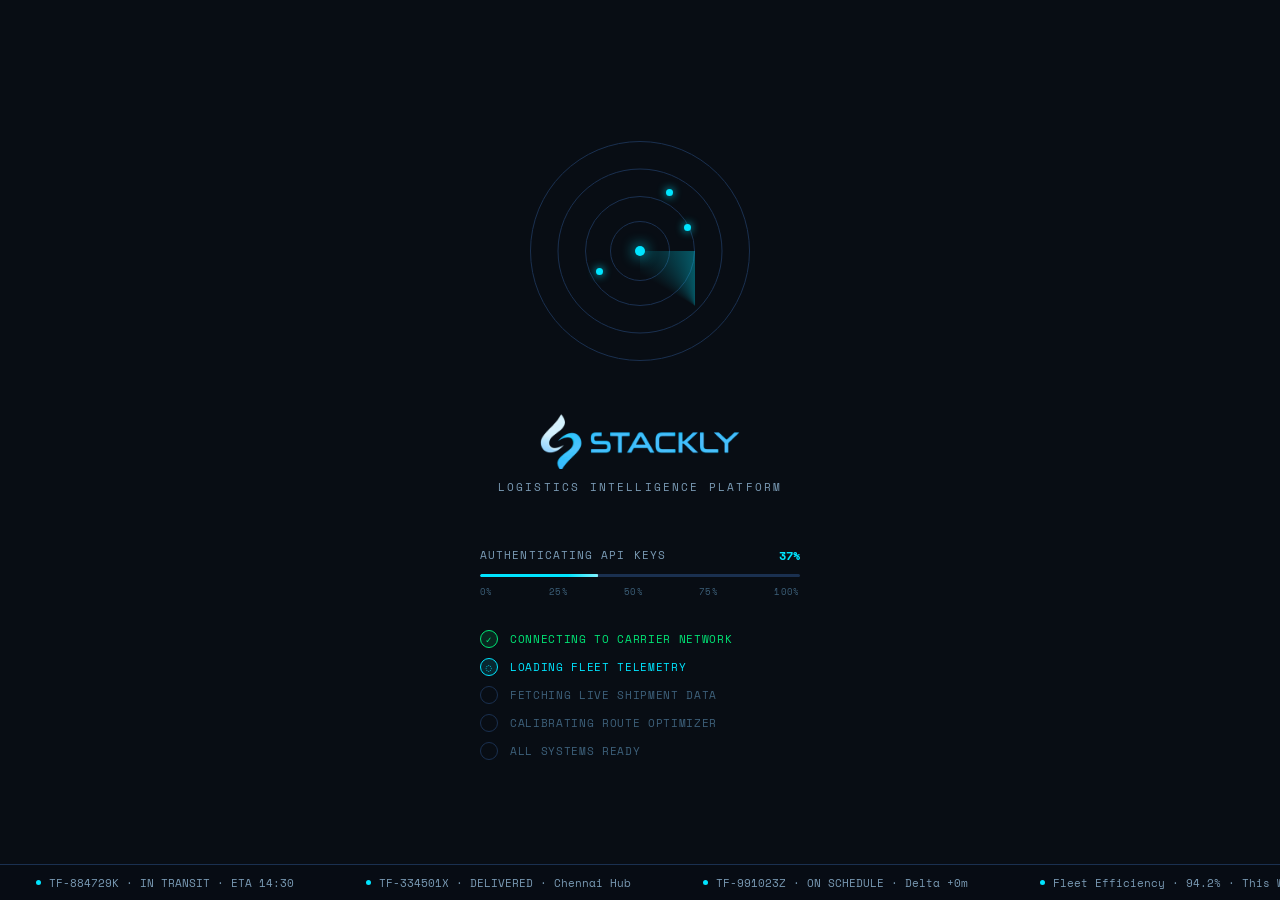
<file: index.html>
<!DOCTYPE html>
<html lang="en">
<head>
  <meta charset="UTF-8"/>
  <meta name="viewport" content="width=device-width, initial-scale=1.0"/>
  <title>STACKLY — Loading</title>
  <link href="https://fonts.googleapis.com/css2?family=Space+Grotesk:wght@400;600;700&family=Space+Mono:wght@400;700&display=swap" rel="stylesheet"/>
  <style>
    :root {
      --bg:      #080d14;
      --cyan:    #00e5ff;
      --cyan-d:  #00b8cc;
      --green:   #00e676;
      --border:  #1a3050;
      --text-1:  #e8f4fb;
      --text-2:  #7a9bb5;
      --text-3:  #3d607a;
      --mono:    'Space Mono', monospace;
      --sans:    'Space Grotesk', sans-serif;
    }

    *, *::before, *::after { box-sizing: border-box; margin: 0; padding: 0; }

    html, body {
      width: 100%; height: 100%;
      overflow: hidden;
      background: var(--bg);
      font-family: var(--sans);
      color: var(--text-1);
    }

    /* ── GRID OVERLAY ── */
    body::before {
      content: '';
      position: fixed; inset: 0;
      background-image:
        linear-gradient(var(--border) 1px, transparent 1px),
        linear-gradient(90deg, var(--border) 1px, transparent 1px);
      background-size: 40px 40px;
      opacity: 0.18;
      pointer-events: none;
      z-index: 0;
    }

    /* ── WRAPPER ── */
    #loader {
      position: fixed; inset: 0; z-index: 10;
      display: flex; flex-direction: column;
      align-items: center; justify-content: center;
      background: var(--bg);
      transition: opacity .6s ease, transform .6s ease;
    }
    #loader.exit {
      opacity: 0;
      pointer-events: none;
    }

    /* ── RADAR ── */
    .radar-wrap {
      position: relative;
      width: 220px; height: 220px;
      margin-bottom: 48px;
      flex-shrink: 0;
    }
    .radar-ring {
      position: absolute; top: 50%; left: 50%;
      transform: translate(-50%, -50%);
      border-radius: 50%;
      border: 1px solid var(--border);
    }
    .r1 { width: 60px;  height: 60px; }
    .r2 { width: 110px; height: 110px; }
    .r3 { width: 165px; height: 165px; }
    .r4 { width: 220px; height: 220px; }

    /* Sweep */
    .radar-sweep {
      position: absolute; top: 50%; left: 50%;
      width: 110px; height: 110px;
      transform-origin: 0 0;
      background: conic-gradient(from 0deg, transparent 300deg, rgba(0,229,255,.35) 360deg);
      border-radius: 0 50% 50% 0 / 0 50% 50% 0;
      animation: sweep 2s linear infinite;
    }
    @keyframes sweep { to { transform: rotate(360deg); } }

    /* Dots */
    .radar-dot {
      position: absolute;
      width: 7px; height: 7px;
      background: var(--cyan);
      border-radius: 50%;
      box-shadow: 0 0 8px var(--cyan);
      animation: blink 2s ease-in-out infinite;
    }
    .d1 { top: 22%; left: 62%; animation-delay: .4s; }
    .d2 { top: 58%; left: 30%; animation-delay: 1.1s; }
    .d3 { top: 38%; left: 70%; animation-delay: .7s; }
    @keyframes blink {
      0%,100% { opacity: 1; }
      50% { opacity: .15; }
    }

    /* Centre dot */
    .radar-center {
      position: absolute; top: 50%; left: 50%;
      transform: translate(-50%, -50%);
      width: 10px; height: 10px;
      background: var(--cyan);
      border-radius: 50%;
      box-shadow: 0 0 14px var(--cyan);
    }

    /* ── LOGO ── */
    .logo {
      display: flex; align-items: center; gap: 10px;
      width: 200px;
      height: 60px;
      margin-bottom: 10px;
      animation: fade-up .6s ease both;
    }
    .logo img{
      width: 100%;
      height: 100%;
      object-fit: cover;
    }

    @keyframes pulse-dot {
      0%,100% { box-shadow: 0 0 0 0 rgba(0,229,255,.5); }
      50%      { box-shadow: 0 0 0 7px rgba(0,229,255,0); }
    }

    .tagline {
      font-family: var(--mono); font-size: .68rem;
      letter-spacing: .2em; text-transform: uppercase;
      color: var(--text-2); margin-bottom: 52px;
      animation: fade-up .6s .1s ease both;
    }

    @keyframes fade-up {
      from { opacity: 0; transform: translateY(14px); }
      to   { opacity: 1; transform: translateY(0); }
    }

    /* ── PROGRESS BAR ── */
    .progress-wrap {
      width: min(320px, 80vw);
      animation: fade-up .5s .2s ease both;
    }
    .progress-header {
      display: flex; justify-content: space-between; align-items: center;
      margin-bottom: 10px;
    }
    .progress-status {
      font-family: var(--mono); font-size: .68rem;
      letter-spacing: .1em; text-transform: uppercase;
      color: var(--text-2); transition: color .3s;
    }
    .progress-pct {
      font-family: var(--mono); font-size: .72rem;
      color: var(--cyan); font-weight: 700;
    }

    .progress-track {
      width: 100%; height: 3px;
      background: var(--border); border-radius: 2px;
      overflow: hidden; position: relative;
    }
    .progress-fill {
      height: 100%; width: 0%;
      border-radius: 2px;
      background: var(--cyan);
      transition: width .08s linear;
      position: relative;
    }
    /* Sheen on fill */
    .progress-fill::after {
      content: '';
      position: absolute; top: 0; right: 0;
      width: 30px; height: 100%;
      background: linear-gradient(90deg, transparent, rgba(255,255,255,.5));
    }

    /* Segment ticks */
    .progress-ticks {
      display: flex; justify-content: space-between;
      margin-top: 8px;
    }
    .tick {
      font-family: var(--mono); font-size: .58rem;
      color: var(--text-3); letter-spacing: .05em;
    }

    /* ── STEP LIST ── */
    .steps {
      margin-top: 32px; display: flex; flex-direction: column; gap: 10px;
      width: min(320px, 80vw);
      animation: fade-up .5s .3s ease both;
    }
    .step {
      display: flex; align-items: center; gap: 12px;
      font-family: var(--mono); font-size: .7rem;
      letter-spacing: .06em; text-transform: uppercase;
      color: var(--text-3);
      transition: color .3s;
    }
    .step.done   { color: var(--green); }
    .step.active { color: var(--cyan); }

    .step-icon {
      width: 18px; height: 18px; flex-shrink: 0;
      border-radius: 50%;
      border: 1.5px solid var(--border);
      display: flex; align-items: center; justify-content: center;
      font-size: .6rem;
      transition: all .3s;
    }
    .step.done .step-icon {
      background: rgba(0,230,118,.12);
      border-color: var(--green);
      color: var(--green);
    }
    .step.active .step-icon {
      background: rgba(0,229,255,.12);
      border-color: var(--cyan);
      color: var(--cyan);
      animation: spin-dot 1s linear infinite;
    }
    @keyframes spin-dot {
      to { transform: rotate(360deg); }
    }

    /* ── TICKER STRIP ── */
    .ticker-strip {
      position: fixed; bottom: 0; left: 0; right: 0;
      height: 36px; background: rgba(8,13,20,.9);
      border-top: 1px solid var(--border);
      overflow: hidden; z-index: 20;
      display: flex; align-items: center;
    }
    .ticker-inner {
      display: flex; width: max-content;
      animation: ticker 18s linear infinite;
    }
    @keyframes ticker { from { transform: translateX(0); } to { transform: translateX(-50%); } }
    .ticker-item {
      display: flex; align-items: center; gap: 8px;
      padding: 0 36px;
      font-family: var(--mono); font-size: .66rem;
      color: var(--text-2); white-space: nowrap;
    }
    .ticker-dot { width: 5px; height: 5px; border-radius: 50%; background: var(--cyan); flex-shrink: 0; }

    /* ── CORNER DECOR ── */
    .corner {
      position: fixed; width: 40px; height: 40px;
      pointer-events: none; z-index: 5;
    }
    .corner svg { position: absolute; inset: 0; }
    .corner-tl { top: 12px; left: 12px; }
    .corner-tr { top: 12px; right: 12px; transform: scaleX(-1); }
    .corner-bl { bottom: 48px; left: 12px; transform: scaleY(-1); }
    .corner-br { bottom: 48px; right: 12px; transform: scale(-1); }

    /* ── MOBILE ── */
    @media (max-width: 480px) {
      .radar-wrap { width: 180px; height: 180px; }
      .r4 { width: 180px; height: 180px; }
      .r3 { width: 135px; height: 135px; }
      .r2 { width: 90px;  height: 90px; }
      .r1 { width: 50px;  height: 50px; }
      .logo { font-size: 1.15rem; }
    }
    @media (prefers-reduced-motion: reduce) {
      *, *::before, *::after { animation-duration: .01ms !important; transition-duration: .01ms !important; }
    }
  </style>
</head>
<body>

<!-- Corner brackets -->
<div class="corner corner-tl">
  <svg viewBox="0 0 40 40" fill="none" xmlns="http://www.w3.org/2000/svg">
    <path d="M2 18 L2 2 L18 2" stroke="#1a3050" stroke-width="1.5"/>
  </svg>
</div>
<div class="corner corner-tr">
  <svg viewBox="0 0 40 40" fill="none" xmlns="http://www.w3.org/2000/svg">
    <path d="M2 18 L2 2 L18 2" stroke="#1a3050" stroke-width="1.5"/>
  </svg>
</div>
<div class="corner corner-bl">
  <svg viewBox="0 0 40 40" fill="none" xmlns="http://www.w3.org/2000/svg">
    <path d="M2 18 L2 2 L18 2" stroke="#1a3050" stroke-width="1.5"/>
  </svg>
</div>
<div class="corner corner-br">
  <svg viewBox="0 0 40 40" fill="none" xmlns="http://www.w3.org/2000/svg">
    <path d="M2 18 L2 2 L18 2" stroke="#1a3050" stroke-width="1.5"/>
  </svg>
</div>

<!-- Main loader -->
<div id="loader">

  <!-- Radar animation -->
  <div class="radar-wrap">
    <div class="radar-ring r1"></div>
    <div class="radar-ring r2"></div>
    <div class="radar-ring r3"></div>
    <div class="radar-ring r4"></div>
    <div class="radar-sweep"></div>
    <div class="radar-dot d1"></div>
    <div class="radar-dot d2"></div>
    <div class="radar-dot d3"></div>
    <div class="radar-center"></div>
  </div>

  <!-- Logo -->
  <div class="logo">
     <img src="./src/Untitled design-compressed.webp" alt="">
  </div>
  <div class="tagline">Logistics Intelligence Platform</div>

  <!-- Progress bar -->
  <div class="progress-wrap">
    <div class="progress-header">
      <span class="progress-status" id="statusText">Initializing systems</span>
      <span class="progress-pct" id="pctText">0%</span>
    </div>
    <div class="progress-track">
      <div class="progress-fill" id="progressFill"></div>
    </div>
    <div class="progress-ticks">
      <span class="tick">0%</span>
      <span class="tick">25%</span>
      <span class="tick">50%</span>
      <span class="tick">75%</span>
      <span class="tick">100%</span>
    </div>
  </div>

  <!-- Step list -->
  <div class="steps" id="stepList"></div>

</div>

<!-- Ticker -->
<div class="ticker-strip">
  <div class="ticker-inner" id="ticker"></div>
</div>

<script>
const STEPS = [
  { label: 'Connecting to carrier network',   dur: 600  },
  { label: 'Loading fleet telemetry',          dur: 700  },
  { label: 'Fetching live shipment data',       dur: 650  },
  { label: 'Calibrating route optimizer',       dur: 600  },
  { label: 'All systems ready',                 dur: 450  },
];

const STATUSES = [
  'Initializing systems',
  'Authenticating API keys',
  'Syncing carrier feeds',
  'Building route index',
  'Launching dashboard',
];

const TICKER_ITEMS = [
  'TF-884729K · IN TRANSIT · ETA 14:30',
  'TF-334501X · DELIVERED · Chennai Hub',
  'TF-991023Z · ON SCHEDULE · Delta +0m',
  'Fleet Efficiency · 94.2% · This Week',
  'Route Optimizer · Saved 2,840 km · Today',
  'API Status · All Systems Operational',
  'TF-V003 [!] LOW FUEL · Action Required',
  'Live tracking active · 14,827 shipments',
];

/* ── TICKER ── */
const tickerEl = document.getElementById('ticker');
const allTicker = [...TICKER_ITEMS, ...TICKER_ITEMS];
tickerEl.innerHTML = allTicker.map(t =>
  `<div class="ticker-item"><span class="ticker-dot"></span>${t}</div>`
).join('');

/* ── STEPS ── */
const stepList = document.getElementById('stepList');
STEPS.forEach((s, i) => {
  const el = document.createElement('div');
  el.className = 'step';
  el.id = 'step-' + i;
  el.innerHTML = `<div class="step-icon" id="icon-${i}"></div><span>${s.label}</span>`;
  stepList.appendChild(el);
});

/* ── PROGRESS ENGINE ── */
const TOTAL = 3000;
const fill   = document.getElementById('progressFill');
const pctEl  = document.getElementById('pctText');
const statEl = document.getElementById('statusText');
const loader = document.getElementById('loader');

let start = null;
let stepIndex = 0;
let stepStart = 0;
const stepBreaks = STEPS.reduce((acc, s, i) => {
  acc.push((acc[i - 1] || 0) + s.dur);
  return acc;
}, []);

function setStep(i, state) {
  const el = document.getElementById('step-' + i);
  const ic = document.getElementById('icon-' + i);
  if (!el) return;
  el.className = 'step ' + state;
  ic.textContent = state === 'done' ? '✓' : state === 'active' ? '◌' : '';
}

function tick(ts) {
  if (!start) start = ts;
  const elapsed = Math.min(ts - start, TOTAL);
  const pct = Math.floor((elapsed / TOTAL) * 100);

  fill.style.width = pct + '%';
  pctEl.textContent = pct + '%';

  // Update status text
  const statusIdx = Math.min(Math.floor(pct / 20), STATUSES.length - 1);
  statEl.textContent = STATUSES[statusIdx];

  // Step states
  for (let i = 0; i < STEPS.length; i++) {
    const threshold = (stepBreaks[i] / TOTAL) * 100;
    const prevThreshold = i > 0 ? (stepBreaks[i - 1] / TOTAL) * 100 : 0;
    if (pct >= threshold) {
      setStep(i, 'done');
    } else if (pct >= prevThreshold) {
      setStep(i, 'active');
    }
  }

  if (elapsed < TOTAL) {
    requestAnimationFrame(tick);
  } else {
    fill.style.width = '100%';
    pctEl.textContent = '100%';
    statEl.textContent = 'All systems ready';
    STEPS.forEach((_, i) => setStep(i, 'done'));

    setTimeout(() => {
      loader.classList.add('exit');
      setTimeout(() => {
        loader.style.display = 'none';
      window.location.href = 'home.html';
      }, 650);
    }, 400);
  }
}

requestAnimationFrame(tick);
</script>
</body>
</html>
</file>
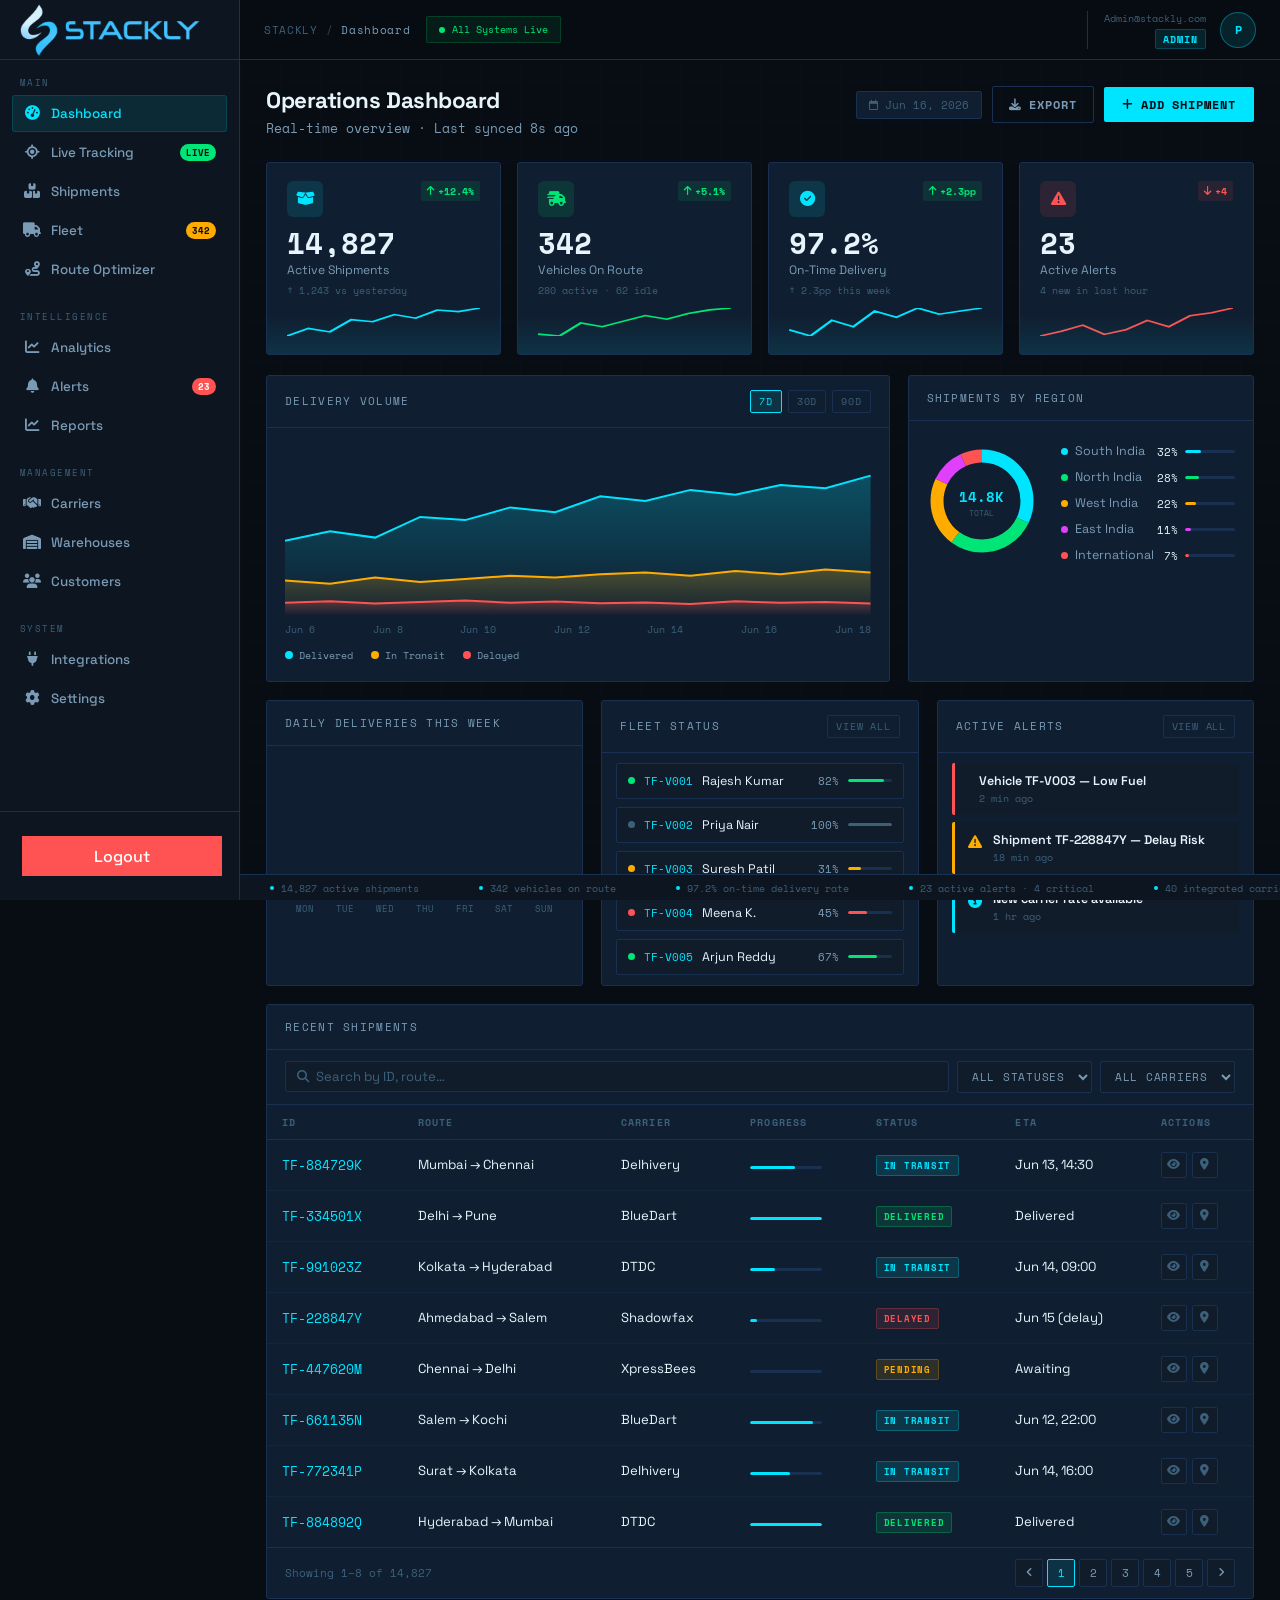
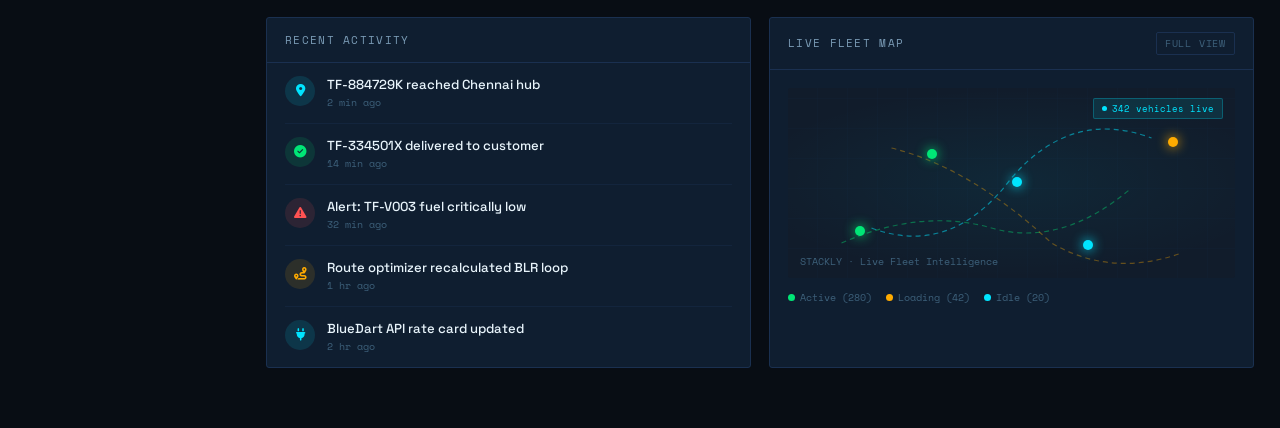
<file: admin.html>
<!DOCTYPE html>
<html lang="en">
<head>
  <meta charset="UTF-8"/>
  <meta name="viewport" content="width=device-width, initial-scale=1.0"/>
  <title>STACKLY — Admin Dashboard</title>
  <link href="https://fonts.googleapis.com/css2?family=Space+Grotesk:wght@300;400;500;600;700&family=Space+Mono:wght@400;700&display=swap" rel="stylesheet"/>
  <link rel="stylesheet" href="https://cdnjs.cloudflare.com/ajax/libs/font-awesome/6.5.0/css/all.min.css"/>
  <link rel="stylesheet" href="./dashboard.css">
</head>
<body>

<div class="sidebar-overlay" id="overlay" onclick="closeSidebar()"></div>

<!-- ════ SIDEBAR ════ -->
<aside class="sidebar" id="sidebar">
  <div class="sidebar-header">
    <div class="sidebar-logo"><a href="./home.html">
      <img src="./src/Untitled design-compressed.webp" alt="">
    </a>
  </div>
  </div>

  <div class="nav-section">
    <div class="nav-section-label">Main</div>
    <div class="nav-item active" data-page="dashboard"><i class="fa-solid fa-gauge-high"></i> Dashboard</div>
    <div class="nav-item" data-page="tracking"><i class="fa-solid fa-location-crosshairs"></i> Live Tracking <span class="nav-badge green">LIVE</span></div>
    <div class="nav-item" data-page="shipments"><i class="fa-solid fa-boxes-stacked"></i> Shipments</div>
    <div class="nav-item" data-page="fleet"><i class="fa-solid fa-truck"></i> Fleet <span class="nav-badge amber">342</span></div>
    <div class="nav-item" data-page="routes"><i class="fa-solid fa-route"></i> Route Optimizer</div>
  </div>
  <div class="nav-section">
    <div class="nav-section-label">Intelligence</div>
    <div class="nav-item" data-page="analytics"><i class="fa-solid fa-chart-line"></i> Analytics</div>
    <div class="nav-item" data-page="alerts"><i class="fa-solid fa-bell"></i> Alerts <span class="nav-badge">23</span></div>
    <div class="nav-item" data-page="reports"><i class="fa-solid fa-chart-line"></i> Reports</div>
  </div>
  <div class="nav-section">
    <div class="nav-section-label">Management</div>
    <div class="nav-item" data-page="carriers"><i class="fa-solid fa-handshake"></i> Carriers</div>
    <div class="nav-item" data-page="warehouses"><i class="fa-solid fa-warehouse"></i> Warehouses</div>
    <div class="nav-item" data-page="customers"><i class="fa-solid fa-users"></i> Customers</div>
  </div>
  <div class="nav-section">
    <div class="nav-section-label">System</div>
    <div class="nav-item" data-page="integrations"><i class="fa-solid fa-plug"></i> Integrations</div>
    <div class="nav-item" data-page="settings"><i class="fa-solid fa-gear"></i> Settings</div>
  </div>

  <div class="sidebar-footer">
    <div class="user-card">
      <div>
        <a href="./login.html"><button>Logout</button></a>
      </div>
    </div>
  </div>
</aside>

<!-- ════ TOPBAR ════ -->
<header class="topbar" id="topbar">
  <button class="topbar-hamburger"
          onclick="toggleSidebar()"
          aria-label="Toggle navigation">
    <i class="fa-solid fa-bars"></i>
  </button>

  <div class="topbar-breadcrumb">
    STACKLY <span class="sep">/</span>
    <span id="topbarPageName">Dashboard</span>
  </div>

  <div class="topbar-live">
    <div class="live-blink"></div>
    All Systems Live
  </div>

  <div class="topbar-user">

   <div class="topbar-user-info">
    <div class="topbar-user-email" id="emailuser">
        Admin@stackly.com
    </div>
    <div class="topbar-user-role">Admin</div>
</div>

    <div class="topbar-avatar"
         onclick="showToast('Account','Opening profile settings...')">
      P
    </div>


  </div>
</header>


<!-- ════ MAIN ════ -->
<main class="main" id="main">

  <!-- ══ DASHBOARD ══ -->
  <div class="page-view active" id="page-dashboard">
    <div class="page-header">
      <div><div class="page-title-txt">Operations Dashboard</div><div class="page-subtitle">Real-time overview · Last synced 8s ago</div></div>
      <div class="page-actions">
        <div class="date-badge"><i class="fa-regular fa-calendar" style="margin-right:6px"></i>Jun 16, 2026</div>
        <button class="btn-ghost" onclick="showToast('Export','Generating CSV report...')"><i class="fa-solid fa-download"></i> Export</button>
        <button class="btn-primary" onclick="showToast('New shipment','Opening creation form...')"><i class="fa-solid fa-plus"></i> Add Shipment</button>
      </div>
    </div>
    <div class="kpi-grid" id="kpiGrid"></div>
    <div class="dash-grid">
      <div class="card">
        <div class="card-header">
          <div class="card-title">Delivery Volume</div>
          <div class="card-actions">
            <div class="card-pill active" onclick="setPill(this)">7D</div>
            <div class="card-pill" onclick="setPill(this)">30D</div>
            <div class="card-pill" onclick="setPill(this)">90D</div>
          </div>
        </div>
        <div class="card-body">
          <div class="area-chart"><svg id="areaChart" viewBox="0 0 600 170" preserveAspectRatio="none"></svg></div>
          <div class="chart-x-labels" id="chartXLabels"></div>
          <div class="chart-legend">
            <div class="legend-item"><div class="legend-dot" style="background:var(--cyan)"></div>Delivered</div>
            <div class="legend-item"><div class="legend-dot" style="background:var(--amber)"></div>In Transit</div>
            <div class="legend-item"><div class="legend-dot" style="background:var(--red)"></div>Delayed</div>
          </div>
        </div>
      </div>
      <div class="card">
        <div class="card-header"><div class="card-title">Shipments by Region</div></div>
        <div class="card-body">
          <div class="donut-wrap">
            <div class="donut-svg-wrap">
              <svg id="donutSvg" width="110" height="110" viewBox="0 0 110 110"></svg>
              <div class="donut-center-val"><div class="donut-cv">14.8K</div><div class="donut-cl">Total</div></div>
            </div>
            <div class="donut-legend" id="donutLegend"></div>
          </div>
        </div>
      </div>
    </div>
    <div class="mid-grid">
      <div class="card">
        <div class="card-header"><div class="card-title">Daily Deliveries This Week</div></div>
        <div class="card-body">
          <div class="bar-chart-wrap" id="barChart"></div>
          <div style="display:flex;justify-content:space-between;margin-top:8px" id="barLabels"></div>
        </div>
      </div>
      <div class="card">
        <div class="card-header"><div class="card-title">Fleet Status</div><div class="card-actions"><div class="card-pill" onclick="navigate('fleet')">View All</div></div></div>
        <div class="card-body" style="padding:10px 14px"><div class="fleet-mini" id="fleetMini"></div></div>
      </div>
      <div class="card">
        <div class="card-header"><div class="card-title">Active Alerts</div><div class="card-actions"><div class="card-pill" onclick="navigate('alerts')">View All</div></div></div>
        <div class="card-body" style="padding:10px 14px"><div class="alert-mini" id="alertMini"></div></div>
      </div>
    </div>
    <div class="card table-card">
      <div class="card-header"><div class="card-title">Recent Shipments</div></div>
      <div class="table-filters">
        <div class="table-search"><i class="fa-solid fa-magnifying-glass"></i><input type="text" placeholder="Search by ID, route…"/></div>
        <select class="filter-select"><option>All Statuses</option><option>In Transit</option><option>Delivered</option><option>Delayed</option></select>
        <select class="filter-select"><option>All Carriers</option><option>Delhivery</option><option>BlueDart</option><option>DTDC</option></select>
      </div>
      <div style="overflow-x:auto"><table class="data-table"><thead><tr><th>ID</th><th>Route</th><th class="hide-sm">Carrier</th><th>Progress</th><th>Status</th><th class="hide-sm">ETA</th><th>Actions</th></tr></thead><tbody id="shipmentsTable"></tbody></table></div>
      <div class="table-pagination">
        <div class="pagination-info">Showing 1–8 of 14,827</div>
        <div class="pagination-btns" id="paginBtns"></div>
      </div>
    </div>
    <div class="bottom-grid">
      <div class="card">
        <div class="card-header"><div class="card-title">Recent Activity</div></div>
        <div class="card-body" style="padding:0 18px"><div class="activity-list" id="activityList"></div></div>
      </div>
      <div class="card">
        <div class="card-header"><div class="card-title">Live Fleet Map</div><div class="card-actions"><div class="card-pill" onclick="navigate('fleet')">Full View</div></div></div>
        <div class="card-body">
          <div class="map-widget">
            <div class="map-grid-inner"></div><div class="map-glow"></div>
            <svg class="map-route-svg" viewBox="0 0 400 190" fill="none">
              <path d="M60 140 Q140 170 200 90 Q260 20 340 50" stroke="#00e5ff" stroke-width="1.2" stroke-dasharray="5 4" opacity=".5"/>
              <path d="M30 155 Q110 120 180 140 Q250 160 320 100" stroke="#00e676" stroke-width="1.2" stroke-dasharray="5 4" opacity=".4"/>
              <path d="M80 60 Q160 80 240 155 Q300 190 370 165" stroke="#ffab00" stroke-width="1.2" stroke-dasharray="5 4" opacity=".35"/>
            </svg>
            <div class="map-pin" style="top:73%;left:15%;background:var(--green);box-shadow:0 0 12px var(--green)"></div>
            <div class="map-pin" style="top:47%;left:50%;background:var(--cyan);box-shadow:0 0 12px var(--cyan);animation-delay:.5s"></div>
            <div class="map-pin" style="top:26%;left:85%;background:var(--amber);box-shadow:0 0 12px var(--amber);animation-delay:1s"></div>
            <div class="map-pin" style="top:80%;left:66%;background:var(--cyan);box-shadow:0 0 12px var(--cyan);animation-delay:.3s"></div>
            <div class="map-pin" style="top:32%;left:31%;background:var(--green);box-shadow:0 0 12px var(--green);animation-delay:.8s"></div>
            <div class="live-badge"><div class="live-dot"></div>342 vehicles live</div>
            <div class="map-label">STACKLY · Live Fleet Intelligence</div>
          </div>
          <div style="display:flex;gap:14px;margin-top:12px;flex-wrap:wrap;">
            <span style="font-family:var(--mono);font-size:.62rem;color:var(--text-3);display:flex;align-items:center;gap:5px;"><span style="width:7px;height:7px;border-radius:50%;background:var(--green);display:inline-block"></span>Active (280)</span>
            <span style="font-family:var(--mono);font-size:.62rem;color:var(--text-3);display:flex;align-items:center;gap:5px;"><span style="width:7px;height:7px;border-radius:50%;background:var(--amber);display:inline-block"></span>Loading (42)</span>
            <span style="font-family:var(--mono);font-size:.62rem;color:var(--text-3);display:flex;align-items:center;gap:5px;"><span style="width:7px;height:7px;border-radius:50%;background:var(--cyan);display:inline-block"></span>Idle (20)</span>
          </div>
        </div>
      </div>
    </div>
  </div>

  <!-- ══ LIVE TRACKING ══ -->
  <div class="page-view" id="page-tracking">
    <div class="page-header">
      <div><div class="page-title-txt">Live Tracking</div><div class="page-subtitle">Real-time shipment location · Updated every 8 seconds</div></div>
      <div class="page-actions"><button class="btn-primary" onclick="showToast('Alert set','You will be notified on status change.')"><i class="fa-solid fa-bell"></i> Set Alert</button></div>
    </div>
    <div class="tracking-layout">
      <div>
        <div class="track-input-wrap">
          <input class="track-input" id="trackInput" type="text" placeholder="TF-2024-XXXXXXXXX" />
          <button class="track-btn" onclick="showToast('Tracking','Located shipment · 62% complete · ETA Jun 13, 14:30')"><i class="fa-solid fa-magnifying-glass"></i> TRACK</button>
        </div>
        <div class="timeline">
          <div class="tl-item done"><div class="tl-dot"></div><div class="tl-label">STEP 1 · JUN 08</div><div class="tl-title">Order Collected</div><div class="tl-meta">Mumbai Warehouse Hub · 09:14 IST</div></div>
          <div class="tl-item done"><div class="tl-dot"></div><div class="tl-label">STEP 2 · JUN 09</div><div class="tl-title">Departed Origin Hub</div><div class="tl-meta">BOM Cargo Terminal · 22:45 IST</div></div>
          <div class="tl-item active"><div class="tl-dot"></div><div class="tl-label">STEP 3 · NOW</div><div class="tl-title">In Transit — Chennai Hub</div><div class="tl-meta">Estimated arrival in 3h 22m · On schedule</div></div>
          <div class="tl-item"><div class="tl-dot"></div><div class="tl-label">STEP 4 · JUN 13</div><div class="tl-title">Out for Delivery</div><div class="tl-meta">Local delivery partner assignment pending</div></div>
          <div class="tl-item"><div class="tl-dot"></div><div class="tl-label">STEP 5 · JUN 13</div><div class="tl-title">Delivered</div><div class="tl-meta">Signature required at destination</div></div>
        </div>
      </div>
      <div class="map-box">
        <div class="map-box-inner"></div><div class="map-box-glow"></div>
        <svg style="position:absolute;inset:0;width:100%;height:100%;" viewBox="0 0 600 360" fill="none">
          <path d="M90 234 Q200 280 300 144 Q380 60 480 72" stroke="#00e5ff" stroke-width="1.5" stroke-dasharray="5 4" opacity=".6"/>
        </svg>
        <div class="map-pin" style="top:65%;left:15%;background:var(--green);box-shadow:0 0 14px var(--green)"></div>
        <div class="map-pin" style="top:40%;left:50%;background:var(--cyan);box-shadow:0 0 14px var(--cyan);animation-delay:.5s"></div>
        <div class="map-pin" style="top:20%;left:80%;background:var(--amber);box-shadow:0 0 14px var(--amber);animation-delay:1s"></div>
        <div style="position:absolute;bottom:12px;left:12px;font-family:var(--mono);font-size:.62rem;color:var(--text-2)">LIVE · TRACKING ACTIVE</div>
      </div>
    </div>
  </div>

  <!-- ══ SHIPMENTS (full table) ══ -->
  <div class="page-view" id="page-shipments">
    <div class="page-header">
      <div><div class="page-title-txt">Shipments</div><div class="page-subtitle">All active and historical shipments · 14,827 records</div></div>
      <div class="page-actions">
        <button class="btn-ghost" onclick="showToast('Export','Downloading shipments CSV...')"><i class="fa-solid fa-download"></i> Export</button>
        <button class="btn-primary" onclick="showToast('New shipment','Opening form...')"><i class="fa-solid fa-plus"></i> New Shipment</button>
      </div>
    </div>
    <div class="card">
      <div class="table-filters">
        <div class="table-search"><i class="fa-solid fa-magnifying-glass"></i><input type="text" placeholder="Search ID, route, carrier…"/></div>
        <select class="filter-select"><option>All Statuses</option><option>In Transit</option><option>Delivered</option><option>Delayed</option><option>Pending</option></select>
        <select class="filter-select"><option>All Carriers</option><option>Delhivery</option><option>BlueDart</option><option>DTDC</option><option>Shadowfax</option></select>
        <select class="filter-select"><option>All Dates</option><option>Today</option><option>Last 7 days</option><option>Last 30 days</option></select>
      </div>
      <div style="overflow-x:auto"><table class="data-table"><thead><tr><th>ID</th><th>Route</th><th class="hide-sm">Carrier</th><th>Progress</th><th>Status</th><th class="hide-sm">ETA</th><th>Actions</th></tr></thead><tbody id="shipmentsTable2"></tbody></table></div>
      <div class="table-pagination">
        <div class="pagination-info">Showing 1–12 of 14,827 shipments</div>
        <div class="pagination-btns" id="paginBtns2"></div>
      </div>
    </div>
  </div>

  <!-- ══ FLEET ══ -->
  <div class="page-view" id="page-fleet">
    <div class="page-header">
      <div><div class="page-title-txt">Fleet Management</div><div class="page-subtitle">342 vehicles tracked · 280 active on route</div></div>
      <div class="page-actions">
        <button class="btn-ghost" onclick="showToast('Export','Generating fleet report...')"><i class="fa-solid fa-download"></i> Export</button>
        <button class="btn-primary" onclick="showToast('Add vehicle','Opening vehicle registration...')"><i class="fa-solid fa-plus"></i> Add Vehicle</button>
      </div>
    </div>
    <div class="card">
      <div class="table-filters">
        <div class="table-search"><i class="fa-solid fa-magnifying-glass"></i><input type="text" placeholder="Search vehicle ID or driver…"/></div>
        <select class="filter-select"><option>All Status</option><option>Active</option><option>Idle</option><option>Maintenance</option></select>
      </div>
      <div style="overflow-x:auto"><table class="fleet-full-table" id="fleetFullTable"><thead><tr><th>Vehicle</th><th>Driver</th><th class="hide-sm">Location</th><th>Cargo</th><th>Fuel</th><th>ETA</th><th>Status</th><th>Actions</th></tr></thead><tbody id="fleetTableBody"></tbody></table></div>
    </div>
  </div>

  <!-- ══ ROUTE OPTIMIZER ══ -->
  <div class="page-view" id="page-routes">
    <div class="page-header">
      <div><div class="page-title-txt">Route Optimizer</div><div class="page-subtitle">AI-powered routing · Recalculates every 90 seconds</div></div>
      <div class="page-actions"><button class="btn-primary" onclick="recalcRoutes()"><i class="fa-solid fa-arrows-rotate"></i> Recalculate Now</button></div>
    </div>
    <div style="display:grid;grid-template-columns:1fr 1.4fr;gap:18px" id="routeLayout">
      <div style="display:flex;flex-direction:column;gap:10px" id="routeList2"></div>
      <div class="card" id="routeDetail2"><div class="card-body" style="color:var(--text-2);font-size:.85rem">Select a route to view details.</div></div>
    </div>
  </div>

  <!-- ══ ANALYTICS ══ -->
  <div class="page-view" id="page-analytics">
    <div class="page-header">
      <div><div class="page-title-txt">Analytics</div><div class="page-subtitle">Performance insights · Last 30 days</div></div>
      <div class="page-actions">
        <button class="btn-ghost" onclick="showToast('Export','Downloading analytics report...')"><i class="fa-solid fa-download"></i> Export</button>
      </div>
    </div>
    <div class="analytics-kpi-row" id="analyticsKpi"></div>
    <div class="analytics-big">
      <div class="card">
        <div class="card-header"><div class="card-title">30-Day Delivery Performance</div></div>
        <div class="card-body"><div class="area-chart"><svg id="areaChart2" viewBox="0 0 600 170" preserveAspectRatio="none"></svg></div><div class="chart-x-labels" id="chartXLabels2"></div></div>
      </div>
      <div class="card">
        <div class="card-header"><div class="card-title">Key Metrics</div></div>
        <div class="card-body" style="padding:0"><table class="metric-table" id="metricsTable"></table></div>
      </div>
    </div>
  </div>

  <!-- ══ ALERTS ══ -->
  <div class="page-view" id="page-alerts">
    <div class="page-header">
      <div><div class="page-title-txt">Alerts & Exceptions</div><div class="page-subtitle">23 active alerts · 4 critical requiring action</div></div>
      <div class="page-actions">
        <button class="btn-ghost" onclick="showToast('Dismissed','All info alerts cleared.')"><i class="fa-solid fa-check-double"></i> Dismiss All Info</button>
        <button class="btn-primary" onclick="showToast('Alert rule','Opening rule builder...')"><i class="fa-solid fa-plus"></i> New Rule</button>
      </div>
    </div>
    <div class="alerts-full-list" id="alertsFullList"></div>
  </div>

  <!-- ══ REPORTS ══ -->
  <div class="page-view" id="page-reports">
    <div class="page-header">
      <div><div class="page-title-txt">Reports</div><div class="page-subtitle">Generate, schedule and download operational reports</div></div>
      <div class="page-actions"><button class="btn-primary" onclick="showToast('Report','Opening custom report builder...')"><i class="fa-solid fa-plus"></i> Custom Report</button></div>
    </div>
    <div class="reports-grid" id="reportsGrid"></div>
  </div>

  <!-- ══ CARRIERS ══ -->
  <div class="page-view" id="page-carriers">
    <div class="page-header">
      <div><div class="page-title-txt">Carriers</div><div class="page-subtitle">40 integrated carriers · Last rate sync 2h ago</div></div>
      <div class="page-actions"><button class="btn-primary" onclick="showToast('Carrier','Opening carrier onboarding...')"><i class="fa-solid fa-plus"></i> Add Carrier</button></div>
    </div>
    <div class="carriers-grid" id="carriersGrid"></div>
  </div>

  <!-- ══ WAREHOUSES ══ -->
  <div class="page-view" id="page-warehouses">
    <div class="page-header">
      <div><div class="page-title-txt">Warehouses</div><div class="page-subtitle">12 active warehouse locations</div></div>
      <div class="page-actions"><button class="btn-primary" onclick="showToast('Warehouse','Opening location setup...')"><i class="fa-solid fa-plus"></i> Add Location</button></div>
    </div>
    <div class="warehouses-grid" id="warehousesGrid"></div>
  </div>

  <!-- ══ CUSTOMERS ══ -->
  <div class="page-view" id="page-customers">
    <div class="page-header">
      <div><div class="page-title-txt">Customers</div><div class="page-subtitle">3,284 registered customers</div></div>
      <div class="page-actions">
        <button class="btn-ghost" onclick="showToast('Export','Downloading customer list...')"><i class="fa-solid fa-download"></i> Export</button>
        <button class="btn-primary" onclick="showToast('Customer','Opening customer form...')"><i class="fa-solid fa-plus"></i> Add Customer</button>
      </div>
    </div>
    <div class="card">
      <div class="table-filters"><div class="table-search"><i class="fa-solid fa-magnifying-glass"></i><input type="text" placeholder="Search by name, email…"/></div></div>
      <div style="overflow-x:auto"><table class="customers-table"><thead><tr><th>Customer</th><th>Email</th><th class="hide-sm">Shipments</th><th class="hide-sm">Spend</th><th>Status</th><th>Actions</th></tr></thead><tbody id="customersTable"></tbody></table></div>
    </div>
  </div>

  <!-- ══ INTEGRATIONS ══ -->
  <div class="page-view" id="page-integrations">
    <div class="page-header">
      <div><div class="page-title-txt">Integrations</div><div class="page-subtitle">200+ available connectors · 40 active</div></div>
      <div class="page-actions"><button class="btn-primary" onclick="showToast('Marketplace','Opening integration marketplace...')"><i class="fa-solid fa-plus"></i> Browse All</button></div>
    </div>
    <div class="integrations-grid" id="integrationsGrid"></div>
  </div>

  <!-- ══ SETTINGS ══ -->
  <div class="page-view" id="page-settings">
    <div class="page-header">
      <div><div class="page-title-txt">Settings</div><div class="page-subtitle">Account, notifications and platform configuration</div></div>
      <div class="page-actions"><button class="btn-primary" onclick="showToast('Saved','All settings saved successfully.')"><i class="fa-solid fa-floppy-disk"></i> Save Changes</button></div>
    </div>
    <div class="settings-grid">
      <div class="card">
        <div class="card-header"><div class="card-title">Profile</div></div>
        <div class="card-body">
          <div class="form-2col"><div class="form-field"><label>First Name</label><input/></div><div class="form-field"><label>Last Name</label><input/></div></div>
          <div class="form-field"><label>Work Email</label><input/></div>
          <div class="form-field"><label>Role</label><select><option selected>Admin</option><option>User</option></select></div>
          <div class="form-field"><label>Phone</label><input/></div>
          <button class="btn-primary" style="margin-top:4px" onclick="showToast('Profile saved','Your profile has been updated.')"><i class="fa-solid fa-floppy-disk"></i> Update Profile</button>
        </div>
      </div>
      <div class="card">
        <div class="card-header"><div class="card-title">Notifications</div></div>
        <div class="card-body" style="padding:0 18px" id="notifSettings"></div>
      </div>
      <div class="card">
        <div class="card-header"><div class="card-title">Security</div></div>
        <div class="card-body">
          <div class="form-field"><label>Current Password</label><input type="password" placeholder="••••••••"/></div>
          <div class="form-field"><label>New Password</label><input type="password" placeholder="••••••••"/></div>
          <div class="form-field"><label>Confirm Password</label><input type="password" placeholder="••••••••"/></div>
          <button class="btn-ghost" onclick="showToast('Password changed','Your password has been updated.')"><i class="fa-solid fa-lock"></i> Change Password</button>
        </div>
      </div>
      <div class="card">
        <div class="card-header"><div class="card-title">Platform</div></div>
        <div class="card-body" style="padding:0 18px" id="platformSettings"></div>
      </div>
    </div>
  </div>

</main>

<!-- ── TICKER ── -->
<div class="ticker-strip"><div class="ticker-inner" id="tickerInner"></div></div>
<div class="toast-container" id="toastContainer"></div>

<script>
/* ════════════════════════════════════════════════════
   DATA
   ════════════════════════════════════════════════════ */
const kpiData=[
  {icon:'fa-box-open',      ib:'rgba(0,229,255,.12)',ic:'#00e5ff',val:'14,827',label:'Active Shipments',   sub:'↑ 1,243 vs yesterday', trend:'+12.4%',up:true},
  {icon:'fa-truck-fast',    ib:'rgba(0,230,118,.12)',ic:'#00e676',val:'342',   label:'Vehicles On Route',  sub:'280 active · 62 idle',  trend:'+5.1%', up:true},
  {icon:'fa-circle-check',  ib:'rgba(0,229,255,.12)',ic:'#00e5ff',val:'97.2%', label:'On-Time Delivery',   sub:'↑ 2.3pp this week',     trend:'+2.3pp',up:true},
  {icon:'fa-triangle-exclamation',ib:'rgba(255,82,82,.12)',ic:'#ff5252',val:'23',label:'Active Alerts',  sub:'4 new in last hour',    trend:'+4',    up:false},
];
const sparkD=[[40,55,48,72,68,82,75,91,88,95],[60,58,72,68,74,80,76,82,86,88],[90,88,93,91,96,94,97,95,96,97],[5,8,12,6,9,15,11,18,20,23]];
const areaD=[[820,940,860,1120,1080,1240,1180,1380,1320,1460,1400,1520,1480,1640],[320,280,360,300,340,380,360,400,420,380,440,400,460,420],[40,60,30,50,70,40,55,35,45,25,60,40,50,30]];
const areaLbl=['Jun 6','Jun 7','Jun 8','Jun 9','Jun 10','Jun 11','Jun 12','Jun 13','Jun 14','Jun 15','Jun 16','Jun 17','Jun 18','Jun 19'];
const donutD=[{l:'South India',p:32,c:'#00e5ff'},{l:'North India',p:28,c:'#00e676'},{l:'West India',p:22,c:'#ffab00'},{l:'East India',p:11,c:'#e040fb'},{l:'International',p:7,c:'#ff5252'}];
const barD=[{d:'MON',v:1820},{d:'TUE',v:2140},{d:'WED',v:1960},{d:'THU',v:2380},{d:'FRI',v:2290},{d:'SAT',v:1540},{d:'SUN',v:980}];

const fleetD=[
  {id:'TF-V001',dr:'Rajesh Kumar',loc:'NH-44, Hyderabad',  cargo:'Electronics',fuel:82, eta:'15:40',st:'active'},
  {id:'TF-V002',dr:'Priya Nair',  loc:'Chennai Depot',     cargo:'Idle',       fuel:100,eta:'—',    st:'idle'},
  {id:'TF-V003',dr:'Suresh Patil',loc:'Pune Bypass',       cargo:'Pharma',     fuel:31, eta:'18:20',st:'low'},
  {id:'TF-V004',dr:'Meena K.',    loc:'Maintenance Bay',   cargo:'—',          fuel:45, eta:'—',    st:'maint'},
  {id:'TF-V005',dr:'Arjun Reddy', loc:'NH-48, Salem',  cargo:'FMCG',       fuel:67, eta:'16:55',st:'active'},
  {id:'TF-V006',dr:'Deepa Menon', loc:'Delhi Ring Rd',     cargo:'Textiles',   fuel:54, eta:'19:10',st:'active'},
];
const fleetFullD=[
  ...fleetD,
  {id:'TF-V007',dr:'Karthik Iyer', loc:'Surat Industrial Belt', cargo:'Chemicals',  fuel:73,eta:'17:25',st:'active'},
  {id:'TF-V008',dr:'Anjali Desai', loc:'Kolkata Port Rd',        cargo:'Idle',       fuel:96,eta:'—',    st:'idle'},
  {id:'TF-V009',dr:'Vikram Singh', loc:'NH-8, Jaipur',           cargo:'Furniture',  fuel:22,eta:'20:05',st:'low'},
  {id:'TF-V010',dr:'Lakshmi Rao',  loc:'Service Center, Kochi',  cargo:'—',          fuel:60,eta:'—',    st:'maint'},
  {id:'TF-V011',dr:'Aditya Verma', loc:'NH-19, Kanpur',          cargo:'FMCG',       fuel:88,eta:'14:10',st:'active'},
];

const alertFull=[
  {t:'crit',icon:'fa-siren-on',           ic:'#ff5252',title:'Vehicle TF-V003 — Low Fuel',                desc:'Below 30% near Pune Bypass. No fuel station within 20 km.',                  time:'2 min ago'},
  {t:'warn',icon:'fa-triangle-exclamation',ic:'#ffab00',title:'Shipment TF-228847Y — Delay Risk',         desc:'Road closure on NH-48 may add 4–6 hours to delivery window.',               time:'18 min ago'},
  {t:'info',icon:'fa-circle-info',        ic:'#00e5ff',title:'New carrier rate available',                 desc:'BlueDart has updated express rates for the Chennai corridor.',              time:'1 hr ago'},
  {t:'warn',icon:'fa-cloud-bolt',         ic:'#ffab00',title:'Weather Alert — Kochi Port',                 desc:'Cyclone advisory. Port operations suspended until further notice.',         time:'2 hr ago'},
  {t:'crit',icon:'fa-clock-rotate-left',  ic:'#ff5252',title:'SLA Breach Risk — TF-447620M',               desc:'Shipment is 4h behind schedule. Customer SLA window closes in 2h.',          time:'3 hr ago'},
  {t:'info',icon:'fa-circle-check',       ic:'#00e676',title:'On-Time Streak — 97 consecutive deliveries',desc:'Outstanding performance this week. BlueDart corridor leading.',             time:'4 hr ago'},
  {t:'crit',icon:'fa-truck-ramp-box',     ic:'#ff5252',title:'Vehicle TF-V009 — Critical Fuel',            desc:'22% remaining on NH-8 near Jaipur, nearest station 14 km ahead.',            time:'5 hr ago'},
  {t:'warn',icon:'fa-route',              ic:'#ffab00',title:'Route deviation detected — TF-V006',         desc:'Vehicle off planned route by 6 km near Delhi Ring Road.',                    time:'6 hr ago'},
];

const shipmentsD=[
  {id:'TF-884729K',route:'Mumbai → Chennai',     carrier:'Delhivery', pct:62, st:'transit',   eta:'Jun 13, 14:30'},
  {id:'TF-334501X',route:'Delhi → Pune',         carrier:'BlueDart',  pct:100,st:'delivered', eta:'Delivered'},
  {id:'TF-991023Z',route:'Kolkata → Hyderabad',  carrier:'DTDC',      pct:35, st:'transit',   eta:'Jun 14, 09:00'},
  {id:'TF-228847Y',route:'Ahmedabad → Salem',carrier:'Shadowfax', pct:10, st:'delayed',   eta:'Jun 15 (delay)'},
  {id:'TF-447620M',route:'Chennai → Delhi',      carrier:'XpressBees',pct:0,  st:'pending',   eta:'Awaiting'},
  {id:'TF-661135N',route:'Salem → Kochi',    carrier:'BlueDart',  pct:88, st:'transit',   eta:'Jun 12, 22:00'},
  {id:'TF-772341P',route:'Surat → Kolkata',      carrier:'Delhivery', pct:55, st:'transit',   eta:'Jun 14, 16:00'},
  {id:'TF-884892Q',route:'Hyderabad → Mumbai',   carrier:'DTDC',      pct:100,st:'delivered', eta:'Delivered'},
];
const shipmentsFullD=[
  ...shipmentsD,
  {id:'TF-552201R',route:'Pune → Jaipur',        carrier:'Shadowfax', pct:42, st:'transit',   eta:'Jun 14, 11:20'},
  {id:'TF-663312S',route:'Kochi → Surat',        carrier:'XpressBees',pct:0,  st:'pending',   eta:'Awaiting'},
  {id:'TF-774423T',route:'Kanpur → Chennai',     carrier:'Delhivery', pct:100,st:'delivered', eta:'Delivered'},
  {id:'TF-885534U',route:'Salem → Delhi',    carrier:'DTDC',      pct:18, st:'delayed',   eta:'Jun 16 (delay)'},
];

const activityD=[
  {ib:'rgba(0,229,255,.12)', ic:'#00e5ff',icon:'fa-location-dot',          title:'TF-884729K reached Chennai hub',          meta:'2 min ago'},
  {ib:'rgba(0,230,118,.12)', ic:'#00e676',icon:'fa-circle-check',          title:'TF-334501X delivered to customer',        meta:'14 min ago'},
  {ib:'rgba(255,82,82,.12)', ic:'#ff5252',icon:'fa-triangle-exclamation',  title:'Alert: TF-V003 fuel critically low',      meta:'32 min ago'},
  {ib:'rgba(255,171,0,.12)', ic:'#ffab00',icon:'fa-route',                 title:'Route optimizer recalculated BLR loop',   meta:'1 hr ago'},
  {ib:'rgba(0,229,255,.12)', ic:'#00e5ff',icon:'fa-plug',                  title:'BlueDart API rate card updated',          meta:'2 hr ago'},
];

const carriersD=[
  {icon:'fa-ship',  name:'Maersk India',  type:'Ocean Freight',active:128,rate:'₹12.4/kg',ot:'94%'},
  {icon:'fa-plane', name:'BlueDart',      type:'Air Express',  active:342,rate:'₹28.0/kg',ot:'97%'},
  {icon:'fa-box',   name:'Delhivery',     type:'Surface',      active:892,rate:'₹6.2/kg', ot:'96%'},
  {icon:'fa-truck', name:'DTDC Express',  type:'Surface',      active:441,rate:'₹7.8/kg', ot:'91%'},
  {icon:'fa-bolt',  name:'Shadowfax',     type:'Last-Mile',    active:267,rate:'₹9.1/kg', ot:'89%'},
  {icon:'fa-rocket',name:'XpressBees',    type:'Express',      active:198,rate:'₹11.6/kg',ot:'93%'},
];

const warehouseD=[
  {name:'Mumbai Central Hub',loc:'Andheri East, Mumbai',cap:78,inv:12840,status:'operational',color:'#00e676'},
  {name:'Delhi NCR Depot',   loc:'Gurugram, Haryana',   cap:62,inv:9210, status:'operational',color:'#00e676'},
  {name:'Chennai Hub',       loc:'Ambattur, Chennai',   cap:91,inv:7650, status:'near-full',  color:'#ffab00'},
  {name:'Salem South',   loc:'Electronic City, BLR',cap:45,inv:5320, status:'operational',color:'#00e676'},
  {name:'Kolkata Depot',     loc:'Howrah, Kolkata',     cap:38,inv:3180, status:'operational',color:'#00e676'},
  {name:'Surat Logistics Park',loc:'Hazira Road, Surat',cap:95,inv:8460, status:'near-full',  color:'#ffab00'},
];

const routesD=[
  {id:'RT-001',name:'Mumbai → Pune Corridor',     stops:4,distance:'148 km',duration:'3h 10m',saved:'22 min saved',vehicles:12,status:'optimized'},
  {id:'RT-002',name:'Delhi → Jaipur Express',     stops:3,distance:'271 km',duration:'4h 45m',saved:'35 min saved',vehicles:9, status:'optimized'},
  {id:'RT-003',name:'Chennai → Salem Loop',   stops:5,distance:'346 km',duration:'5h 50m',saved:'18 min saved',vehicles:14,status:'optimized'},
  {id:'RT-004',name:'Kolkata → Bhubaneswar',      stops:3,distance:'442 km',duration:'7h 20m',saved:'Pending recalculation',vehicles:6, status:'pending'},
  {id:'RT-005',name:'Hyderabad → Vijayawada',     stops:4,distance:'275 km',duration:'4h 35m',saved:'27 min saved',vehicles:8, status:'optimized'},
];

const analyticsKpiD=[
  {icon:'fa-clock',          ib:'rgba(0,229,255,.12)',ic:'#00e5ff',val:'2.4 days', label:'Avg Delivery Time',  trend:'-8.2%', up:true},
  {icon:'fa-indian-rupee-sign',ib:'rgba(0,230,118,.12)',ic:'#00e676',val:'₹84.20', label:'Avg Cost / Shipment',trend:'-3.1%', up:true},
  {icon:'fa-face-smile',     ib:'rgba(224,64,251,.12)',ic:'#e040fb',val:'4.6 / 5', label:'Customer Satisfaction',trend:'+0.2', up:true},
];
const metricsD=[
  {label:'Damage Rate',         val:'0.34%', pct:8,  color:'#00e676'},
  {label:'Return Rate',         val:'1.8%',  pct:18, color:'#ffab00'},
  {label:'First Attempt Success',val:'92.4%',pct:92, color:'#00e5ff'},
  {label:'Fuel Efficiency',     val:'8.2 km/l',pct:64,color:'#00e676'},
  {label:'Avg Loading Time',    val:'14 min',pct:38, color:'#00e5ff'},
  {label:'Carrier SLA Compliance',val:'95.1%',pct:95,color:'#00e676'},
];

const reportsD=[
  {icon:'fa-truck-fast',          color:'#00e5ff',name:'Delivery Performance',  desc:'On-time rates, transit durations and exception breakdowns by region.', meta:'Last generated: Today, 06:00'},
  {icon:'fa-handshake',           color:'#00e676',name:'Carrier Scorecard',     desc:'Comparative carrier performance across cost, speed and reliability.',  meta:'Last generated: Yesterday'},
  {icon:'fa-truck',               color:'#ffab00',name:'Fleet Utilization',     desc:'Vehicle uptime, idle time and fuel consumption across the fleet.',     meta:'Last generated: 2 days ago'},
  {icon:'fa-users',               color:'#e040fb',name:'Customer Insights',     desc:'Order frequency, lifetime value and churn risk by customer segment.',  meta:'Last generated: 3 days ago'},
  {icon:'fa-sack-dollar',         color:'#00e5ff',name:'Cost Analysis',         desc:'Per-shipment and per-route cost trends against budget targets.',      meta:'Last generated: 4 days ago'},
  {icon:'fa-file-shield',         color:'#ff5252',name:'SLA Compliance',        desc:'Breach frequency and root-cause tagging across all active contracts.',meta:'Last generated: 5 days ago'},
];

const integrationsD=[
  {icon:'fa-cart-shopping', name:'Shopify',          type:'E-commerce',     status:'connected'},
  {icon:'fa-comment-dots',  name:'WhatsApp Business',type:'Customer Comms', status:'connected'},
  {icon:'fa-file-invoice',  name:'Tally ERP',         type:'Accounting',     status:'connected'},
  {icon:'fa-credit-card',   name:'Razorpay',          type:'Payments',       status:'connected'},
  {icon:'fa-map-location-dot',name:'Google Maps',     type:'Routing',        status:'connected'},
  {icon:'fa-slack',         name:'Slack',             type:'Team Alerts',    status:'available'},
  {icon:'fa-database',      name:'SAP',               type:'ERP',            status:'available'},
  {icon:'fa-bolt',          name:'Zoho Inventory',    type:'Inventory',      status:'available'},
  {icon:'fa-code',          name:'Custom Webhook',    type:'Developer',      status:'available'},
];

const customersD=[
  {initials:'RK',name:'Ravi Kumar',     email:'ravi.kumar@nimbusretail.in',  shipments:284,spend:412600,active:true},
  {initials:'AS',name:'Anita Sharma',   email:'anita@meridianfoods.in',      shipments:156,spend:228900,active:true},
  {initials:'VP',name:'Vikram Patel',   email:'vikram.p@suryatextiles.com',  shipments:392,spend:601200,active:true},
  {initials:'SN',name:'Sneha Nair',     email:'sneha.nair@keralaspice.in',   shipments:74, spend:98400, active:true},
  {initials:'MJ',name:'Manoj Joshi',    email:'manoj@joshielectronics.in',   shipments:21, spend:31200, active:false},
  {initials:'PD',name:'Pooja Desai',    email:'pooja.desai@vastrahome.in',   shipments:208,spend:317800,active:true},
  {initials:'AK',name:'Arvind Krishnan',email:'arvind@chennaipharma.in',     shipments:445,spend:892100,active:true},
  {initials:'TB',name:'Tanvi Bhatt',    email:'tanvi.bhatt@urbanstyle.in',   shipments:9,  spend:12700, active:false},
];

const notifSettingsD=[
  {label:'Critical Alerts',  sub:'Immediate push notification for critical issues',         on:true},
  {label:'Email Digest',     sub:'Daily summary sent to your inbox',                         on:true},
  {label:'SMS Alerts',       sub:'Text alerts for delivery exceptions',                      on:false},
  {label:'Weekly Reports',   sub:'Auto-generated performance report every Monday',           on:true},
];
const platformSettingsD=[
  {label:'Auto-Refresh Dashboard', sub:'Refresh live data every 8 seconds',                  on:true},
  {label:'Sound Alerts',           sub:'Play sound for critical notifications',              on:false},
  {label:'Compact Table View',     sub:'Show more rows with reduced padding',                on:false},
  {label:'Dark Mode',              sub:'Always use dark theme regardless of system setting', on:true},
];

const tickerD=[
  '14,827 active shipments','342 vehicles on route','97.2% on-time delivery rate','23 active alerts · 4 critical',
  '40 integrated carriers','12 warehouse locations','3,284 registered customers','280 vehicles active now'
];

const pageNames={
  dashboard:'Dashboard',tracking:'Live Tracking',shipments:'Shipments',fleet:'Fleet',routes:'Route Optimizer',
  analytics:'Analytics',alerts:'Alerts',reports:'Reports',carriers:'Carriers',warehouses:'Warehouses',
  customers:'Customers',integrations:'Integrations',settings:'Settings'
};

/* ════════════════════════════════════════════════════
   CHART HELPERS
   ════════════════════════════════════════════════════ */
function sparkPath(data,w=100,h=28){
  const max=Math.max(...data), min=Math.min(...data);
  const range=(max-min)||1;
  const stepX=w/(data.length-1);
  return data.map((v,i)=>`${i===0?'M':'L'}${(i*stepX).toFixed(1)},${(h-((v-min)/range)*h).toFixed(1)}`).join(' ');
}

function buildAreaPaths(data,maxVal,w=600,h=170,pad=10){
  const stepX=w/(data.length-1);
  const pts=data.map((v,i)=>[i*stepX, h-pad-(v/maxVal)*(h-pad*2)]);
  let line=`M${pts[0][0].toFixed(1)},${pts[0][1].toFixed(1)}`;
  for(let i=1;i<pts.length;i++) line+=` L${pts[i][0].toFixed(1)},${pts[i][1].toFixed(1)}`;
  const area=`${line} L${pts[pts.length-1][0].toFixed(1)},${h} L0,${h} Z`;
  return {line,area};
}

function renderAreaChart(svgId,seriesArr,colors,xLabelId,labels){
  const svg=document.getElementById(svgId);
  if(!svg) return;
  const maxVal=Math.max(...seriesArr.flat())*1.15;
  let content='';
  seriesArr.forEach((s,idx)=>{
    const {line,area}=buildAreaPaths(s,maxVal);
    const gradId=`grad-${svgId}-${idx}`;
    content+=`<defs><linearGradient id="${gradId}" x1="0" y1="0" x2="0" y2="1">
        <stop offset="0%" stop-color="${colors[idx]}" stop-opacity="0.25"/>
        <stop offset="100%" stop-color="${colors[idx]}" stop-opacity="0"/>
      </linearGradient></defs>
      <path d="${area}" fill="url(#${gradId})" stroke="none"/>
      <path d="${line}" fill="none" stroke="${colors[idx]}" stroke-width="2"/>`;
  });
  svg.innerHTML=content;
  if(xLabelId && labels){
    const xDiv=document.getElementById(xLabelId);
    const showEvery=Math.max(1,Math.ceil(labels.length/7));
    xDiv.innerHTML=labels.filter((l,i)=>i%showEvery===0).map(l=>`<div class="chart-x-label">${l}</div>`).join('');
  }
}

function renderDonut(){
  const svg=document.getElementById('donutSvg');
  const r=45,cx=55,cy=55,circumference=2*Math.PI*r;
  let offset=0,paths='';
  donutD.forEach(d=>{
    const len=(d.p/100)*circumference;
    paths+=`<circle cx="${cx}" cy="${cy}" r="${r}" fill="none" stroke="${d.c}" stroke-width="13" stroke-dasharray="${len.toFixed(2)} ${(circumference-len).toFixed(2)}" stroke-dashoffset="${(-offset).toFixed(2)}" transform="rotate(-90 ${cx} ${cy})"/>`;
    offset+=len;
  });
  svg.innerHTML=`<circle cx="${cx}" cy="${cy}" r="${r}" fill="none" stroke="#13233a" stroke-width="13"/>${paths}`;
  document.getElementById('donutLegend').innerHTML=donutD.map(d=>`
    <div class="donut-row">
      <div class="donut-row-dot" style="background:${d.c}"></div>
      <div class="donut-row-label">${d.l}</div>
      <div class="donut-row-val">${d.p}%</div>
      <div class="donut-row-bar"><div class="donut-row-fill" style="width:${d.p}%;background:${d.c}"></div></div>
    </div>`).join('');
}

function renderBarChart(){
  const max=Math.max(...barD.map(b=>b.v));
  document.getElementById('barChart').innerHTML=barD.map(b=>`
    <div class="bar-col">
      <div class="bar-fill-wrap"><div class="bar-fill" style="height:${(b.v/max*100).toFixed(0)}%;background:var(--cyan)"></div></div>
    </div>`).join('');
  document.getElementById('barLabels').innerHTML=barD.map(b=>`<span class="bar-lbl" style="flex:1;text-align:center">${b.d}</span>`).join('');
}

/* ════════════════════════════════════════════════════
   RENDER: KPI / FLEET / ALERTS / ACTIVITY
   ════════════════════════════════════════════════════ */

function renderKPI(){
  document.getElementById('kpiGrid').innerHTML=kpiData.map((k,i)=>`
    <div class="kpi-card">
      <div class="kpi-top">
        <div class="kpi-icon" style="background:${k.ib};color:${k.ic}"><i class="fa-solid ${k.icon}"></i></div>
        <div class="kpi-trend ${k.up?'trend-up':'trend-dn'}"><i class="fa-solid fa-arrow-${k.up?'up':'down'}"></i>${k.trend}</div>
      </div>
      <div class="kpi-val">${k.val}</div>
      <div class="kpi-label">${k.label}</div>
      <div class="kpi-sub">${k.sub}</div>
      <div class="kpi-spark"><svg viewBox="0 0 100 28" preserveAspectRatio="none"><path d="${sparkPath(sparkD[i])}" fill="none" stroke="${k.ic}" stroke-width="1.6"/></svg></div>
    </div>`).join('');
}

function fleetColor(st){
  return st==='active'?'#00e676': st==='idle'?'#3d607a': st==='low'?'#ffab00':'#ff5252';
}
function renderFleetMini(){
  document.getElementById('fleetMini').innerHTML=fleetD.slice(0,5).map(f=>`
    <div class="fleet-mini-row">
      <div class="fm-dot" style="background:${fleetColor(f.st)}"></div>
      <div class="fm-id">${f.id}</div>
      <div class="fm-driver">${f.dr}</div>
      <div class="fm-pct">${f.fuel}%</div>
      <div class="fm-bar"><div class="fm-bar-fill" style="width:${f.fuel}%;background:${fleetColor(f.st)}"></div></div>
    </div>`).join('');
}
function statusBadgeFleet(st){
  const map={active:['Active','badge-delivered'],idle:['Idle','badge-pending'],low:['Low Fuel','badge-delayed'],maint:['Maintenance','badge-transit']};
  const [label,cls]=map[st]||['Unknown','badge-pending'];
  return `<span class="badge ${cls}">${label}</span>`;
}
function renderFleetFullTable(){
  document.getElementById('fleetTableBody').innerHTML=fleetFullD.map(f=>`
    <tr>
      <td class="td-id">${f.id}</td>
      <td>${f.dr}</td>
      <td class="hide-sm">${f.loc}</td>
      <td>${f.cargo}</td>
      <td><span class="fuel-bar"><span class="fuel-fill" style="width:${f.fuel}%;background:${f.fuel<35?'var(--red)':f.fuel<60?'var(--amber)':'var(--green)'}"></span></span> <span style="font-family:var(--mono);font-size:.7rem;margin-left:6px">${f.fuel}%</span></td>
      <td>${f.eta}</td>
      <td>${statusBadgeFleet(f.st)}</td>
      <td><div class="td-actions"><div class="action-btn" onclick="showToast('Vehicle','Opening details for ${f.id}')"><i class="fa-solid fa-eye"></i></div><div class="action-btn" onclick="showToast('Message','Messaging driver ${f.dr}')"><i class="fa-solid fa-message"></i></div></div></td>
    </tr>`).join('');
}

function renderAlertMini(){
  document.getElementById('alertMini').innerHTML=alertFull.slice(0,3).map(a=>`
    <div class="alert-mini-item ${a.t}">
      <div class="ami-icon" style="color:${a.ic}"><i class="fa-solid ${a.icon}"></i></div>
      <div><div class="ami-title">${a.title}</div><div class="ami-sub">${a.time}</div></div>
    </div>`).join('');
}
function renderAlertsFullList(){
  document.getElementById('alertsFullList').innerHTML=alertFull.map(a=>`
    <div class="alert-full-item ${a.t}">
      <div class="afi-icon" style="color:${a.ic}"><i class="fa-solid ${a.icon}"></i></div>
      <div style="flex:1">
        <div class="afi-title">${a.title}</div>
        <div class="afi-desc">${a.desc}</div>
        <div class="afi-time">${a.time}</div>
      </div>
      <div class="afi-right"><button class="btn-ghost" style="padding:6px 12px;font-size:.65rem" onclick="showToast('Resolved','Alert marked as resolved.')">Resolve</button></div>
    </div>`).join('');
}

function renderActivity(){
  document.getElementById('activityList').innerHTML=activityD.map(a=>`
    <div class="activity-item">
      <div class="activity-icon" style="background:${a.ib};color:${a.ic}"><i class="fa-solid ${a.icon}"></i></div>
      <div><div class="activity-title">${a.title}</div><div class="activity-meta">${a.meta}</div></div>
    </div>`).join('');
}

/* ════════════════════════════════════════════════════
   RENDER: SHIPMENTS / PAGINATION
   ════════════════════════════════════════════════════ */
function statusBadgeShip(st){
  const map={transit:['In Transit','badge-transit'],delivered:['Delivered','badge-delivered'],delayed:['Delayed','badge-delayed'],pending:['Pending','badge-pending']};
  const [label,cls]=map[st];
  return `<span class="badge ${cls}">${label}</span>`;
}
function renderShipmentsRow(s){
  return `<tr>
    <td class="td-id">${s.id}</td>
    <td>${s.route}</td>
    <td class="hide-sm">${s.carrier}</td>
    <td><div class="progress-mini"><div class="progress-mini-fill" style="width:${s.pct}%"></div></div></td>
    <td>${statusBadgeShip(s.st)}</td>
    <td class="hide-sm">${s.eta}</td>
    <td><div class="td-actions"><div class="action-btn" onclick="showToast('Shipment','Viewing ${s.id}')"><i class="fa-solid fa-eye"></i></div><div class="action-btn" onclick="showToast('Tracking','Opening live tracking...')"><i class="fa-solid fa-location-dot"></i></div></div></td>
  </tr>`;
}
function renderShipmentsTables(){
  document.getElementById('shipmentsTable').innerHTML=shipmentsD.map(renderShipmentsRow).join('');
  document.getElementById('shipmentsTable2').innerHTML=shipmentsFullD.map(renderShipmentsRow).join('');
}
function renderPagination(id,activePage,total){
  let html='<div class="page-btn"><i class="fa-solid fa-angle-left"></i></div>';
  for(let i=1;i<=total;i++) html+=`<div class="page-btn ${i===activePage?'active':''}">${i}</div>`;
  html+='<div class="page-btn"><i class="fa-solid fa-angle-right"></i></div>';
  document.getElementById(id).innerHTML=html;
}

/* ════════════════════════════════════════════════════
   RENDER: ROUTE OPTIMIZER
   ════════════════════════════════════════════════════ */
function renderRouteList(){
  document.getElementById('routeList2').innerHTML=routesD.map((r,i)=>`
    <div class="card route-card" id="route-card-${i}" style="border-color:${i===0?'var(--cyan)':'var(--border)'}" onclick="selectRoute(${i})">
      <div class="card-body" style="display:flex;justify-content:space-between;align-items:center;gap:10px">
        <div>
          <div style="font-weight:700;font-size:.88rem">${r.name}</div>
          <div style="font-family:var(--mono);font-size:.66rem;color:var(--text-3);margin-top:4px">${r.id} · ${r.stops} stops · ${r.distance}</div>
        </div>
        <span class="badge ${r.status==='optimized'?'badge-delivered':'badge-pending'}">${r.status==='optimized'?'Optimized':'Pending'}</span>
      </div>
    </div>`).join('');
  selectRoute(0);
}
function selectRoute(i){
  routesD.forEach((_,idx)=>{
    const el=document.getElementById(`route-card-${idx}`);
    if(el) el.style.borderColor = idx===i ? 'var(--cyan)' : 'var(--border)';
  });
  const r=routesD[i];
  document.getElementById('routeDetail2').innerHTML=`
    <div class="card-header"><div class="card-title">${r.name}</div><span class="badge ${r.status==='optimized'?'badge-delivered':'badge-pending'}">${r.saved}</span></div>
    <div class="card-body">
      <div class="map-box" style="aspect-ratio:16/9;margin-bottom:16px">
        <div class="map-box-inner"></div><div class="map-box-glow"></div>
        <svg style="position:absolute;inset:0;width:100%;height:100%" viewBox="0 0 600 340" fill="none"><path d="M60 260 Q180 300 280 180 Q380 60 540 90" stroke="#00e5ff" stroke-width="2" stroke-dasharray="6 5" opacity=".6"/></svg>
        <div class="map-pin" style="top:74%;left:10%;background:var(--green);box-shadow:0 0 12px var(--green)"></div>
        <div class="map-pin" style="top:22%;left:88%;background:var(--cyan);box-shadow:0 0 12px var(--cyan)"></div>
      </div>
      <div style="display:grid;grid-template-columns:repeat(3,1fr);gap:12px">
        <div><div class="kpi-label">Distance</div><div style="font-family:var(--mono);font-weight:700;margin-top:3px">${r.distance}</div></div>
        <div><div class="kpi-label">Duration</div><div style="font-family:var(--mono);font-weight:700;margin-top:3px">${r.duration}</div></div>
        <div><div class="kpi-label">Vehicles Assigned</div><div style="font-family:var(--mono);font-weight:700;margin-top:3px">${r.vehicles}</div></div>
      </div>
      <button class="btn-primary" style="margin-top:18px" onclick="showToast('Route assigned','Vehicles have been notified of the optimized route.')"><i class="fa-solid fa-paper-plane"></i> Dispatch Route</button>
    </div>`;
}
function recalcRoutes(){
  showToast('Recalculating','Re-running optimizer across all active routes...');
}

/* ════════════════════════════════════════════════════
   RENDER: ANALYTICS
   ════════════════════════════════════════════════════ */
function renderAnalyticsKpi(){
  document.getElementById('analyticsKpi').innerHTML=analyticsKpiD.map(k=>`
    <div class="kpi-card">
      <div class="kpi-top">
        <div class="kpi-icon" style="background:${k.ib};color:${k.ic}"><i class="fa-solid ${k.icon}"></i></div>
        <div class="kpi-trend ${k.up?'trend-up':'trend-dn'}"><i class="fa-solid fa-arrow-${k.up?'up':'down'}"></i>${k.trend}</div>
      </div>
      <div class="kpi-val">${k.val}</div>
      <div class="kpi-label">${k.label}</div>
    </div>`).join('');
}
function renderMetricsTable(){
  document.getElementById('metricsTable').innerHTML=metricsD.map(m=>`
    <tr>
      <td class="metric-label" style="width:55%">${m.label}<div class="metric-bar"><div class="metric-bar-fill" style="width:${m.pct}%;background:${m.color}"></div></div></td>
      <td class="metric-val">${m.val}</td>
    </tr>`).join('');
}
function build30DaySeries(){
  const base=[91,90,92,93,91,94,95,93,96,95,97,96,95,97,98,96,95,97,98,97,96,98,99,97,96,98,99,97,98,97];
  const labels=[];
  for(let i=30;i>=1;i--) labels.push(`Jun ${17-i<1?30+(17-i):17-i}`.replace('Jun -','May '));
  return {data:base,labels};
}

/* ════════════════════════════════════════════════════
   RENDER: REPORTS / CARRIERS / WAREHOUSES / CUSTOMERS / INTEGRATIONS
   ════════════════════════════════════════════════════ */
function renderReports(){
  document.getElementById('reportsGrid').innerHTML=reportsD.map(r=>`
    <div class="report-card" onclick="showToast('Report','Generating ${r.name}...')">
      <div class="report-icon" style="color:${r.color}"><i class="fa-solid ${r.icon}"></i></div>
      <div class="report-name">${r.name}</div>
      <div class="report-desc">${r.desc}</div>
      <div class="report-meta">${r.meta}</div>
    </div>`).join('');
}
function renderCarriers(){
  document.getElementById('carriersGrid').innerHTML=carriersD.map(c=>`
    <div class="carrier-card">
      <div class="carrier-header">
        <div class="carrier-icon"><i class="fa-solid ${c.icon}"></i></div>
        <div><div class="carrier-name">${c.name}</div><div class="carrier-type">${c.type}</div></div>
      </div>
      <div class="carrier-stat-row">
        <div class="cs-item"><div class="cs-val">${c.active}</div><div class="cs-lbl">Active Shipments</div></div>
        <div class="cs-item"><div class="cs-val">${c.rate}</div><div class="cs-lbl">Avg Rate</div></div>
        <div class="cs-item"><div class="cs-val">${c.ot}</div><div class="cs-lbl">On-Time</div></div>
      </div>
    </div>`).join('');
}
function renderWarehouses(){
  document.getElementById('warehousesGrid').innerHTML=warehouseD.map(w=>`
    <div class="warehouse-card">
      <div class="wh-name">${w.name}</div>
      <div class="wh-loc"><i class="fa-solid fa-location-dot"></i>${w.loc}</div>
      <div class="wh-stat"><div class="wh-stat-label">Capacity Used</div><div class="wh-stat-val">${w.cap}%</div></div>
      <div class="cap-bar"><div class="cap-fill" style="width:${w.cap}%;background:${w.color}"></div></div>
      <div class="wh-stat"><div class="wh-stat-label">Inventory Units</div><div class="wh-stat-val">${w.inv.toLocaleString()}</div></div>
      <div class="wh-stat"><div class="wh-stat-label">Status</div><div class="wh-stat-val" style="color:${w.color}">${w.status==='operational'?'Operational':'Near Full'}</div></div>
    </div>`).join('');
}
function renderCustomers(){
  document.getElementById('customersTable').innerHTML=customersD.map(c=>`
    <tr>
      <td><span class="c-avatar">${c.initials}</span>${c.name}</td>
      <td>${c.email}</td>
      <td class="hide-sm">${c.shipments}</td>
      <td class="hide-sm">₹${c.spend.toLocaleString('en-IN')}</td>
      <td><span class="badge ${c.active?'badge-delivered':'badge-pending'}">${c.active?'Active':'Inactive'}</span></td>
      <td><div class="td-actions"><div class="action-btn" onclick="showToast('Customer','Viewing ${c.name}')"><i class="fa-solid fa-eye"></i></div></div></td>
    </tr>`).join('');
}
function renderIntegrations(){
  document.getElementById('integrationsGrid').innerHTML=integrationsD.map(i=>`
    <div class="integration-card" onclick="showToast('${i.name}','${i.status==='connected'?'Opening configuration...':'Starting connection setup...'}')">
      <div class="int-icon"><i class="fa-solid ${i.icon}"></i></div>
      <div><div class="int-name">${i.name}</div><div class="int-type">${i.type}</div></div>
      <div class="int-status ${i.status}">${i.status==='connected'?'Connected':'Available'}</div>
    </div>`).join('');
}

/* ════════════════════════════════════════════════════
   RENDER: SETTINGS TOGGLES / TICKER
   ════════════════════════════════════════════════════ */
function renderToggleGroup(containerId,data){
  document.getElementById(containerId).innerHTML=data.map(d=>`
    <div class="setting-row">
      <div><div class="setting-label">${d.label}</div><div class="setting-sub">${d.sub}</div></div>
      <div class="toggle ${d.on?'on':'off'}" onclick="this.classList.toggle('on');this.classList.toggle('off')"><div class="toggle-knob"></div></div>
    </div>`).join('');
}
function renderTicker(){
  const html=tickerD.map(t=>`<div class="ticker-item"><div class="ticker-dot"></div>${t}</div>`).join('');
  document.getElementById('tickerInner').innerHTML=html+html;
}

/* ════════════════════════════════════════════════════
   TOASTS
   ════════════════════════════════════════════════════ */
function showToast(title,msg){
  const c=document.getElementById('toastContainer');
  const t=document.createElement('div');
  t.className='toast';
  t.innerHTML=`<div class="toast-title">${title}</div><div class="toast-msg">${msg}</div>`;
  t.onclick=()=>removeToast(t);
  c.appendChild(t);
  setTimeout(()=>removeToast(t),4000);
}
function removeToast(t){
  if(!t.parentNode) return;
  t.classList.add('removing');
  setTimeout(()=>t.remove(),300);
}

/* ════════════════════════════════════════════════════
   CHART PERIOD PILLS
   ════════════════════════════════════════════════════ */
function setPill(el){
  el.parentNode.querySelectorAll('.card-pill').forEach(p=>p.classList.remove('active'));
  el.classList.add('active');
}

/* ════════════════════════════════════════════════════
   NAVIGATION & MOBILE SIDEBAR
   ════════════════════════════════════════════════════ */
function navigate(page){
  closeSidebar();
  if(page==='_site'){
    return;
  }
  document.querySelectorAll('.nav-item').forEach(n=>n.classList.toggle('active', n.dataset.page===page));
  document.querySelectorAll('.page-view').forEach(p=>p.classList.toggle('active', p.id===`page-${page}`));
  const label=document.getElementById('topbarPageName');
  if(label) label.textContent=pageNames[page]||page;
  window.scrollTo({top:0,behavior:'smooth'});
}
function toggleSidebar(){
  document.getElementById('sidebar').classList.toggle('open');
  document.getElementById('overlay').classList.toggle('open');
}
function closeSidebar(){
  document.getElementById('sidebar').classList.remove('open');
  document.getElementById('overlay').classList.remove('open');
}

document.addEventListener('DOMContentLoaded',function(){
  document.querySelectorAll('.nav-item').forEach(item=>{
    item.addEventListener('click',()=>navigate(item.dataset.page));
  });

  renderKPI();
  renderAreaChart('areaChart',areaD,['#00e5ff','#ffab00','#ff5252'],'chartXLabels',areaLbl);
  renderDonut();
  renderBarChart();
  renderFleetMini();
  renderAlertMini();
  renderShipmentsTables();
  renderPagination('paginBtns',1,5);
  renderPagination('paginBtns2',1,12);
  renderActivity();

  renderFleetFullTable();
  renderRouteList();

  renderAnalyticsKpi();
  const d30=build30DaySeries();
  renderAreaChart('areaChart2',[d30.data],['#00e5ff'],'chartXLabels2',d30.labels);
  renderMetricsTable();

  renderAlertsFullList();
  renderReports();
  renderCarriers();
  renderWarehouses();
  renderCustomers();
  renderIntegrations();
  renderToggleGroup('notifSettings',notifSettingsD);
  renderToggleGroup('platformSettings',platformSettingsD);
  renderTicker();
});
document.addEventListener("DOMContentLoaded", () => {
    const email = localStorage.getItem("userEmail");

    if (email) {
        // Display email
        const emailUser = document.getElementById("emailuser");
        if (emailUser) {
            emailUser.textContent = email;
        }

        // Display first letter in avatar
        const avatar = document.querySelector(".topbar-avatar");
        if (avatar) {
            avatar.textContent = email.charAt(0).toUpperCase();
        }
    }
});

document.addEventListener("DOMContentLoaded", () => {

  document.querySelectorAll("button").forEach(btn => {

    const onclickText = btn.getAttribute("onclick") || "";

    // Skip buttons that already have navigation logic
    if (
      onclickText.includes("navigate(") ||
      onclickText.includes("window.location") ||
      btn.closest("a")
    ) {
      return;
    }

    btn.addEventListener("click", function (e) {

      // Allow existing toast to run
      setTimeout(() => {
        window.location.href = "404.html";
      }, 1500);

    });

  });

});
</script>
</body>
</html>
</file>
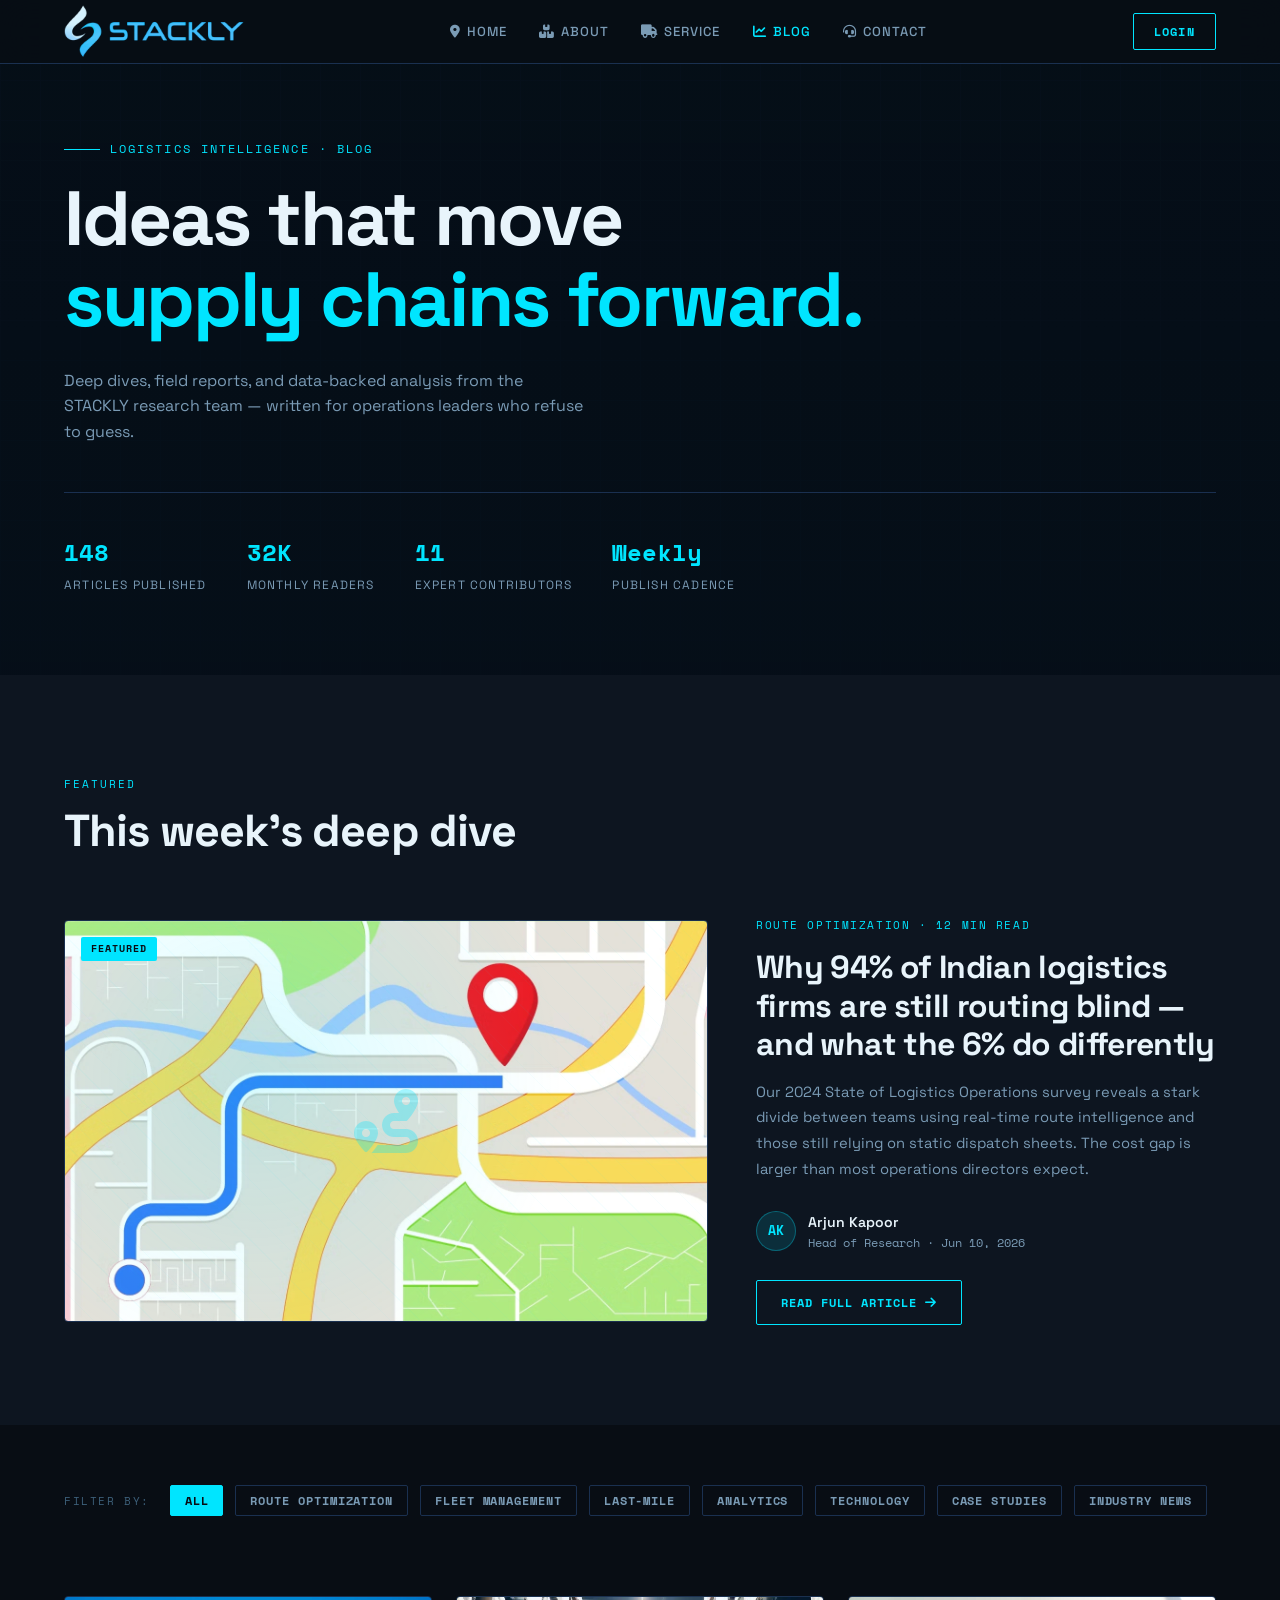
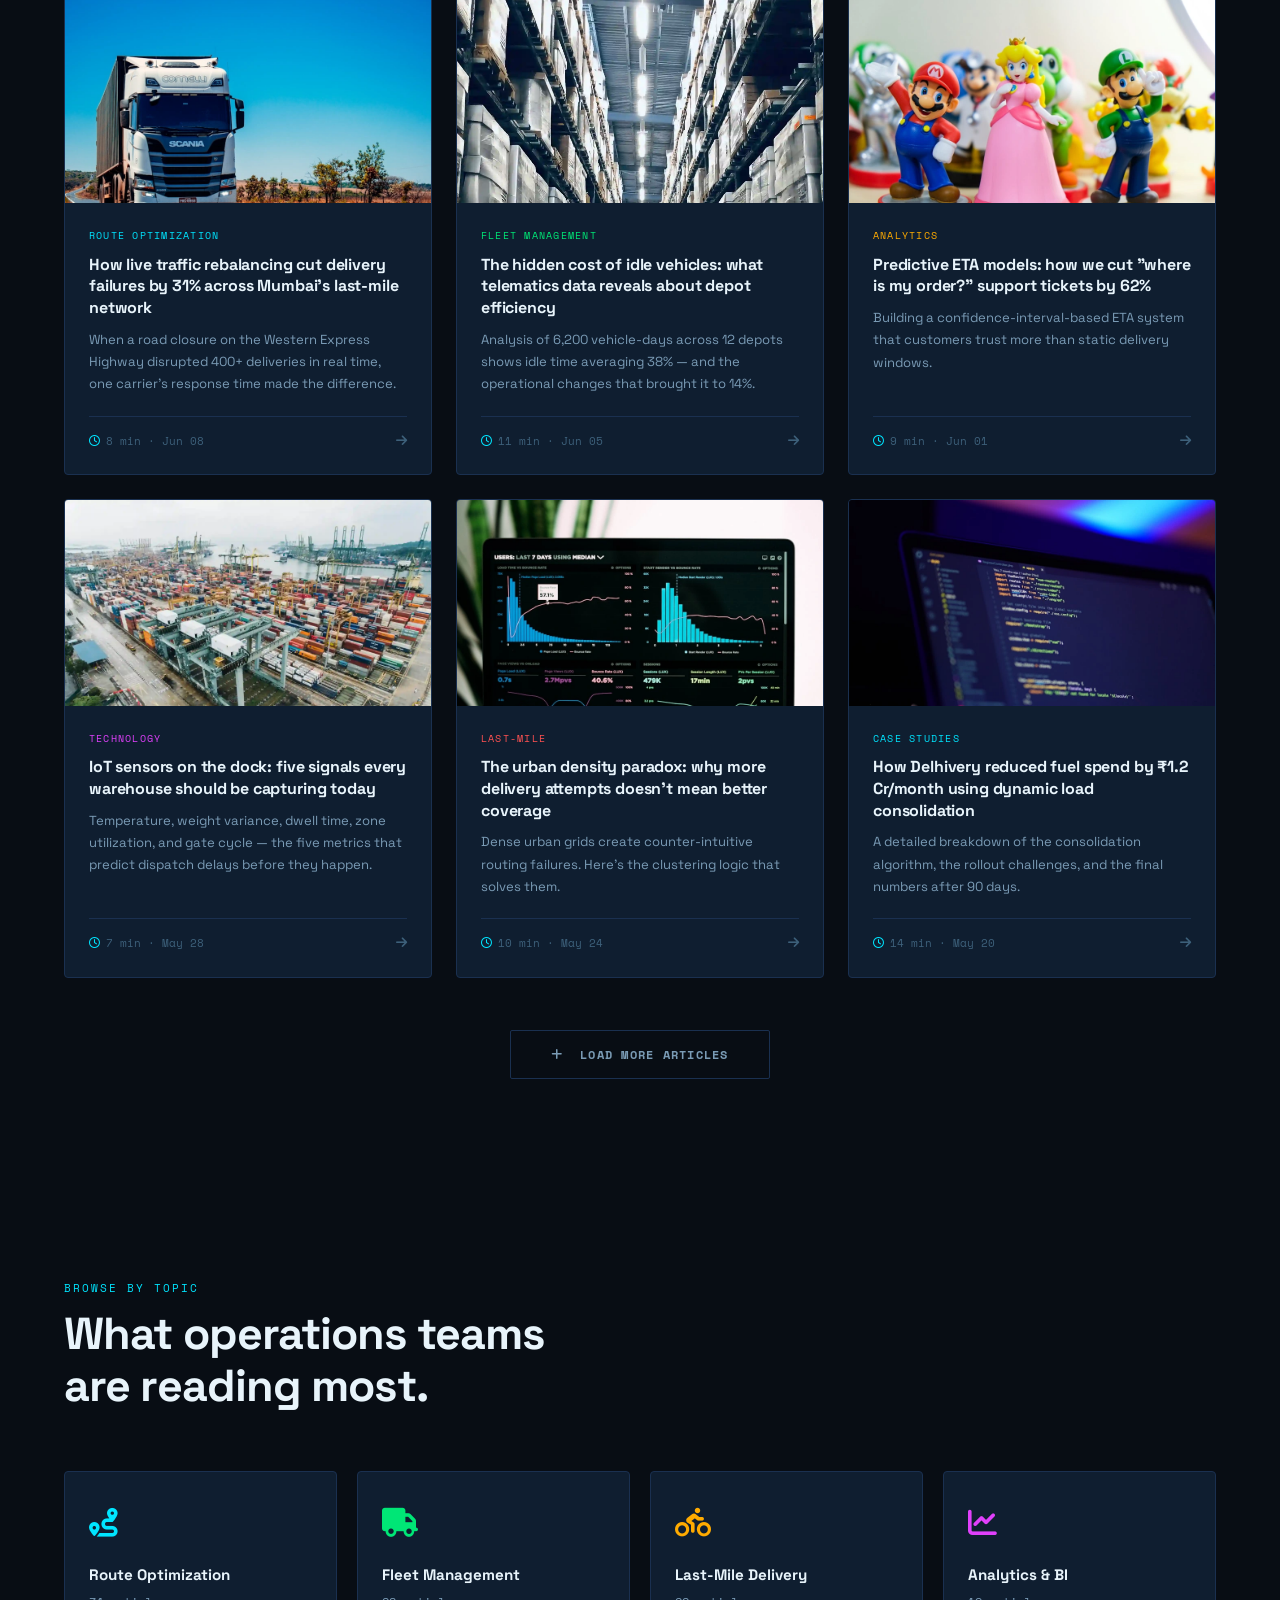
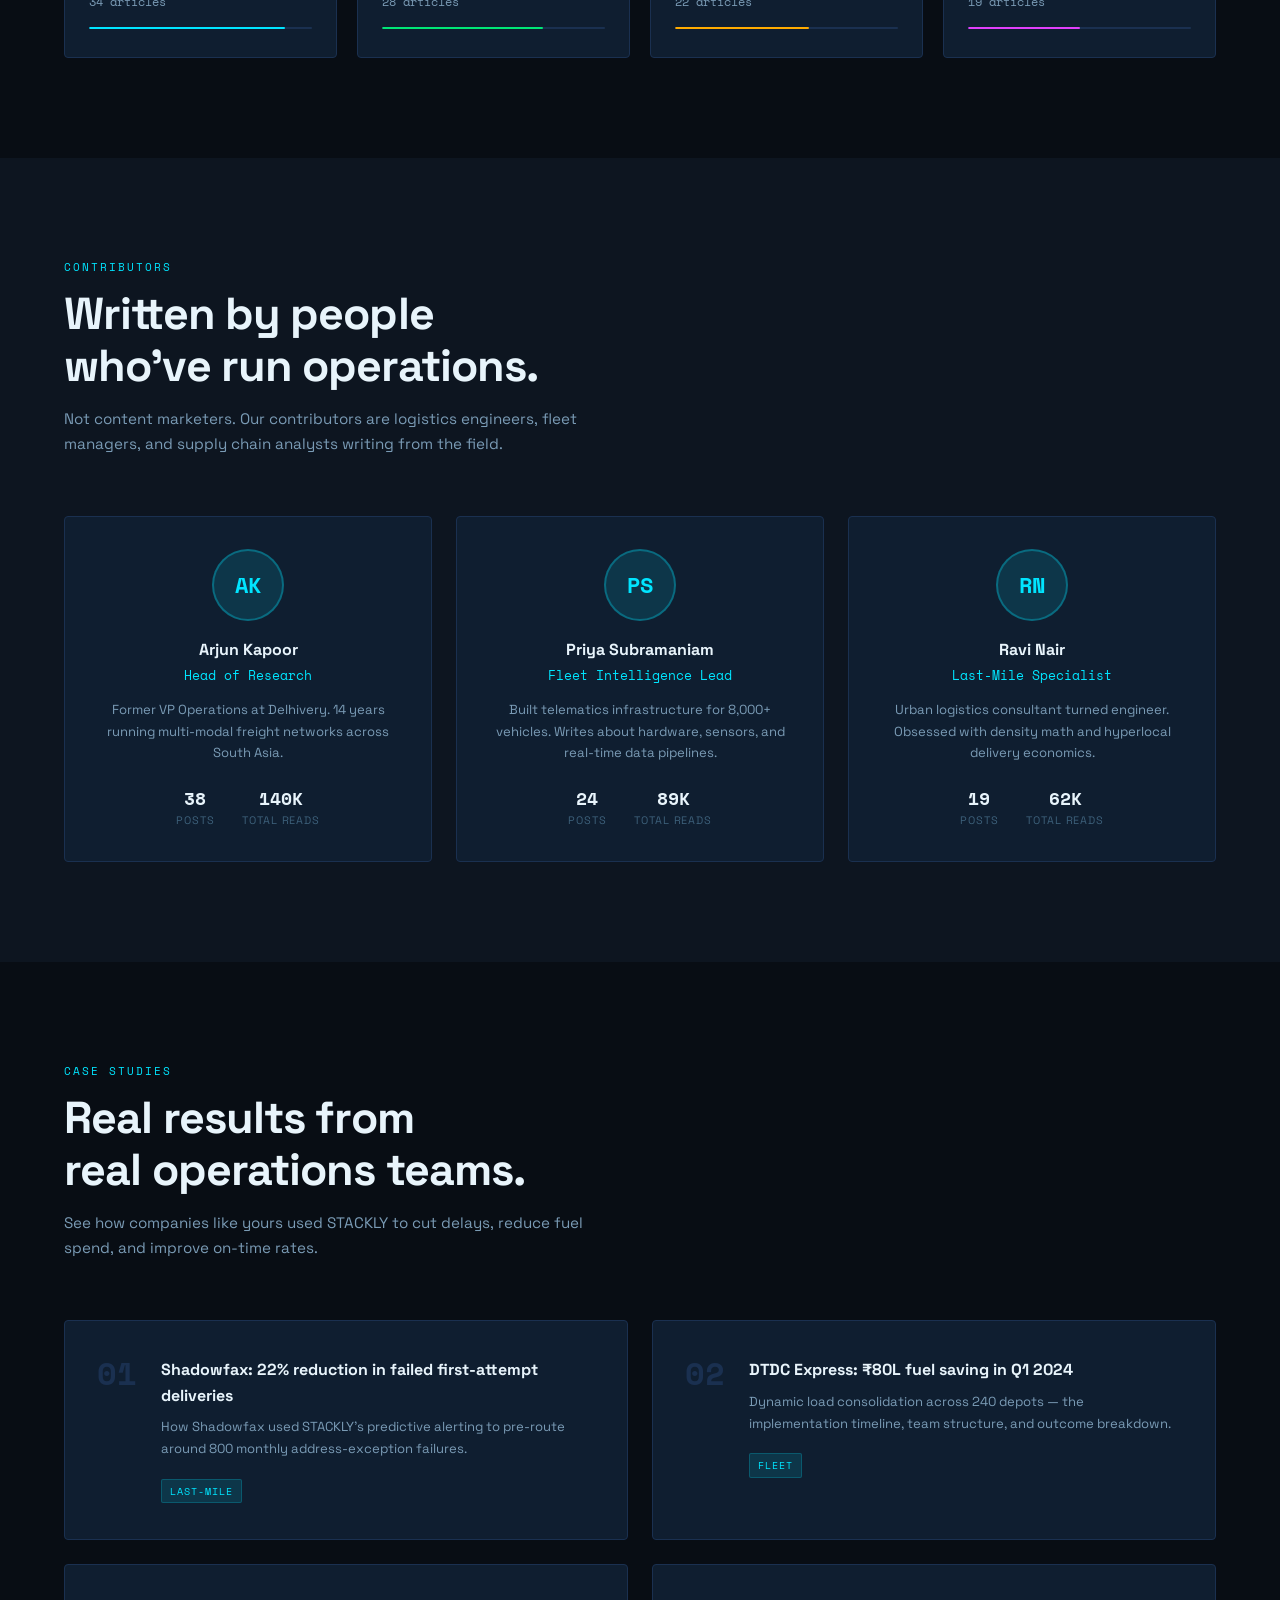
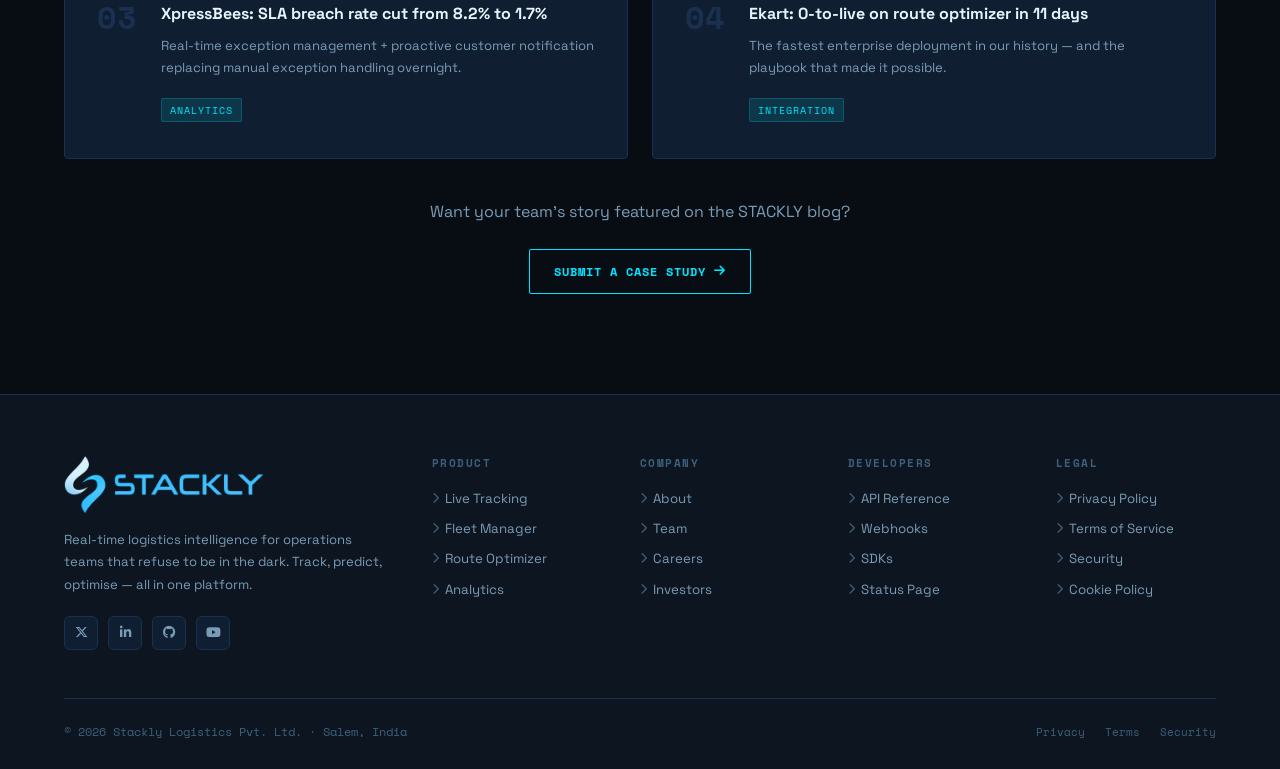
<file: blog.html>
<!DOCTYPE html>
<html lang="en">
<head>
  <meta charset="UTF-8"/>
  <meta name="viewport" content="width=device-width, initial-scale=1.0"/>
  <title>STACKLY — Blog & Insights</title>
  <link href="https://fonts.googleapis.com/css2?family=Space+Grotesk:wght@300;400;500;600;700&family=Space+Mono:wght@400;700&display=swap" rel="stylesheet"/>
  <link rel="stylesheet" href="https://cdnjs.cloudflare.com/ajax/libs/font-awesome/6.5.0/css/all.min.css"/>
 <link rel="stylesheet" href="blog.css">
</head>
<body>

<!-- ── NAV ────────────────────────────────────────────────── -->
<nav class="nav" id="mainNav">
  <div class="nav-logo">
    <a href="./home.html">
      <img src="./src/Untitled design-compressed.webp" alt="">
    </a>
  </div>
  <div class="nav-links">
    <a href="./home.html"><i class="fa-solid fa-location-dot"></i> Home</a>
    <a href="./about.html"><i class="fa-solid fa-boxes-stacked"></i> ABOUT</a>
    <a href="./service.html"><i class="fa-solid fa-truck"></i> SERVICE</a>
    <a href="./blog.html" style="color:#00e5ff;"><i class="fa-solid fa-chart-line"></i>BLOG</a>
    <a href="./contact.html"><i class="fa-solid fa-headset"></i> Contact</a>
  </div>
  <div class="login-btn desktop">
    <a href="./login.html">
      <button class="nav-cta">Login</button>
    </a>
  </div>
  <div class="hamburger" id="hamburger" onclick="toggleMobileNav()">
    <span></span><span></span><span></span>
  </div>
</nav>

<!-- Mobile Nav -->
<div id="mobileNav" >
  <div >
    <a href="./home.html" onclick="closeMobileNav()" style="color:var(--text-1);font-weight:600;">Home</a>
    <a href="./about.html" onclick="closeMobileNav()" style="color:var(--text-1);font-weight:600;">ABOUT</a>
    <a href="./service.html" onclick="closeMobileNav()" style="color:var(--text-1);font-weight:600;">SERVICE</a>
    <a href="./blog.html" onclick="closeMobileNav()" style="color:#00e5ff;font-weight:600;">BLOG</a>
    <a href="./contact.html" onclick="closeMobileNav()" style="color:var(--text-1);font-weight:600;">Contact</a>
  </div>
  <div class="login-btn mobile-btn">
    <a href="./login.html">
      <button class="nav-cta">Login</button>
    </a>
  </div>
</div>

<!-- ══════════════════════════════
     §1 HERO
══════════════════════════════ -->
<section id="blog-hero">
  <div class="hero-bg-line"></div>
  <div class="blog-hero-eyebrow reveal">Logistics Intelligence · Blog</div>
  <h1 class="blog-hero-title reveal reveal-delay-1">
    Ideas that move<br><span>supply chains forward.</span>
  </h1>
  <p class="blog-hero-sub reveal reveal-delay-2">
    Deep dives, field reports, and data-backed analysis from the STACKLY research team — written for operations leaders who refuse to guess.
  </p>
  <div class="blog-hero-meta reveal reveal-delay-3">
    <div class="blog-meta-item">
      <div class="blog-meta-val">148</div>
      <div class="blog-meta-lbl">Articles Published</div>
    </div>
    <div class="blog-meta-item">
      <div class="blog-meta-val">32K</div>
      <div class="blog-meta-lbl">Monthly Readers</div>
    </div>
    <div class="blog-meta-item">
      <div class="blog-meta-val">11</div>
      <div class="blog-meta-lbl">Expert Contributors</div>
    </div>
    <div class="blog-meta-item">
      <div class="blog-meta-val">Weekly</div>
      <div class="blog-meta-lbl">Publish Cadence</div>
    </div>
  </div>
</section>

<!-- ══════════════════════════════
     §2 FEATURED POST
══════════════════════════════ -->
<section id="featured">
  <div class="section-header">
    <div class="section-tag reveal">Featured</div>
    <h2 class="section-title reveal reveal-delay-1">This week's deep dive</h2>
  </div>
  <div class="featured-grid">
    <div class="featured-img reveal">
      <div class="featured-img-inner">
        <i class="fa-solid fa-route featured-img-icon"></i>
      </div>
      <div class="featured-badge">Featured</div>
    </div>
    <div class="reveal reveal-delay-2">
      <div class="featured-category">Route Optimization · 12 min read</div>
      <h3 class="featured-title">Why 94% of Indian logistics firms are still routing blind — and what the 6% do differently</h3>
      <p class="featured-excerpt">
        Our 2024 State of Logistics Operations survey reveals a stark divide between teams using real-time route intelligence and those still relying on static dispatch sheets. The cost gap is larger than most operations directors expect.
      </p>
      <div class="featured-author">
        <div class="author-avatar">AK</div>
        <div>
          <div class="author-name">Arjun Kapoor</div>
          <div class="author-meta">Head of Research · Jun 10, 2026</div>
        </div>
      </div>
     <button class="read-more-btn" onclick="openArticle()">
  Read Full Article <i class="fa-solid fa-arrow-right"></i>
</button>
    </div>
  </div>
</section>

<!-- ══════════════════════════════
     §3 CATEGORIES
══════════════════════════════ -->
<section id="categories">
  <div class="cat-row reveal" id="catRow">
    <span class="cat-label">Filter by:</span>
  </div>
</section>

<!-- ══════════════════════════════
     §4 POST GRID
══════════════════════════════ -->
<section id="posts" style="padding-top: 20px;">
  <div class="posts-grid" id="postsGrid"></div>
  <div class="posts-load-more reveal">

   <button class="load-more-btn" onclick="loadMoreArticles()">
  <i class="fa-solid fa-plus"></i> &nbsp;Load More Articles
</button>
  </div>
</section>


<!-- ══════════════════════════════
     §6 TRENDING TOPICS
══════════════════════════════ -->
<section id="trending">
  <div class="section-header">
    <div class="section-tag reveal">Browse by Topic</div>
    <h2 class="section-title reveal reveal-delay-1">What operations teams<br>are reading most.</h2>
  </div>
  <div class="trending-grid" id="trendingGrid"></div>
</section>

<!-- ══════════════════════════════
     §7 AUTHOR SPOTLIGHT
══════════════════════════════ -->
<section id="authors">
  <div class="section-header">
    <div class="section-tag reveal">Contributors</div>
    <h2 class="section-title reveal reveal-delay-1">Written by people<br>who've run operations.</h2>
    <p class="section-sub reveal reveal-delay-2">Not content marketers. Our contributors are logistics engineers, fleet managers, and supply chain analysts writing from the field.</p>
  </div>
  <div class="authors-grid" id="authorsGrid"></div>
</section>

<!-- ══════════════════════════════
     §8 CASE STUDIES CTA
══════════════════════════════ -->
<section id="case-cta">
  <div class="section-header">
    <div class="section-tag reveal">Case Studies</div>
    <h2 class="section-title reveal reveal-delay-1">Real results from<br>real operations teams.</h2>
    <p class="section-sub reveal reveal-delay-2">See how companies like yours used STACKLY to cut delays, reduce fuel spend, and improve on-time rates.</p>
  </div>
  <div class="case-cta-grid reveal reveal-delay-2" id="casesGrid"></div>
  <div class="case-cta-bottom reveal reveal-delay-3">
    <p>Want your team's story featured on the STACKLY blog?</p>
    <a href="./404.html">
      <button class="read-more-btn" onclick="showToast('Pitch submitted','Our editorial team will reach out in 3–5 days.')">
        Submit a Case Study <i class="fa-solid fa-arrow-right"></i>
      </button>
    </a>
  </div>
</section>

<footer>
  <div class="footer-grid">
    <div>
      <div class="footer-brand-logo">
      <a href="./home.html">
       <img src="./src/Untitled design-compressed.webp" alt="">
     </a>  
      </div>
      <p class="footer-desc">Real-time logistics intelligence for operations teams that refuse to be in the dark. Track, predict, optimise — all in one platform.</p>
      <div class="footer-socials">
        <div class="social-btn"><i class="fa-brands fa-x-twitter"></i></div>
        <div class="social-btn"><i class="fa-brands fa-linkedin-in"></i></div>
        <div class="social-btn"><i class="fa-brands fa-github"></i></div>
        <div class="social-btn"><i class="fa-brands fa-youtube"></i></div>
      </div>
    </div>
    <div class="footer-col">
      <h4>Product</h4>
      <ul>
        <li><a href="home.html#tracking"><i class="fa-solid fa-chevron-right"></i>Live Tracking</a></li>
        <li><a href="home.html#fleet"><i class="fa-solid fa-chevron-right"></i>Fleet Manager</a></li>
        <li><a href="home.html#routes"><i class="fa-solid fa-chevron-right"></i>Route Optimizer</a></li>
        <li><a href="home.html#analytics"><i class="fa-solid fa-chevron-right"></i>Analytics</a></li>
      </ul>
    </div>
    <div class="footer-col">
      <h4>Company</h4>
      <ul>
        <li><a href="about.html"><i class="fa-solid fa-chevron-right"></i>About</a></li>
        <li><a href="about.html#team"><i class="fa-solid fa-chevron-right"></i>Team</a></li>
        <li><a href="about.html#culture"><i class="fa-solid fa-chevron-right"></i>Careers</a></li>
        <li><a href="about.html#investors"><i class="fa-solid fa-chevron-right"></i>Investors</a></li>
      </ul>
    </div>
    <div class="footer-col">
      <h4>Developers</h4>
      <ul>
        <li><a href="./404.html"><i class="fa-solid fa-chevron-right"></i>API Reference</a></li>
        <li><a href="./404.html"><i class="fa-solid fa-chevron-right"></i>Webhooks</a></li>
        <li><a href="./404.html"><i class="fa-solid fa-chevron-right"></i>SDKs</a></li>
        <li><a href="./404.html"><i class="fa-solid fa-chevron-right"></i>Status Page</a></li>
      </ul>
    </div>
    <div class="footer-col">
      <h4>Legal</h4>
      <ul>
        <li><a href="./404.html"><i class="fa-solid fa-chevron-right"></i>Privacy Policy</a></li>
        <li><a href="./404.html"><i class="fa-solid fa-chevron-right"></i>Terms of Service</a></li>
        <li><a href="./404.html"><i class="fa-solid fa-chevron-right"></i>Security</a></li>
        <li><a href="./404.html"><i class="fa-solid fa-chevron-right"></i>Cookie Policy</a></li>
      </ul>
    </div>
  </div>
  <div class="footer-bottom">
    <div class="footer-copy">© 2026 Stackly Logistics Pvt. Ltd. · Salem, India</div>
    <div class="footer-legal">
      <a href="./404.html">Privacy</a>
      <a href="./404.html">Terms</a>
      <a href="./404.html">Security</a>
    </div>
  </div>
</footer>

<div class="toast-container" id="toastContainer"></div>

<script>
/* ── DATA ── */
const categories = ['All','Route Optimization','Fleet Management','Last-Mile','Analytics','Technology','Case Studies','Industry News'];
const posts = [
  {
    img:'./src/image_3-compressed.webp',
    cat:'Route Optimization',
    catColor:'#00e5ff',
    title:'How live traffic rebalancing cut delivery failures by 31% across Mumbai\'s last-mile network',
    excerpt:'When a road closure on the Western Express Highway disrupted 400+ deliveries in real time, one carrier\'s response time made the difference.',
    read:'8 min',
    date:'Jun 08'
  },
  {
    img:'./src/image_4-compressed.webp',
    cat:'Fleet Management',
    catColor:'#00e676',
    title:'The hidden cost of idle vehicles: what telematics data reveals about depot efficiency',
    excerpt:'Analysis of 6,200 vehicle-days across 12 depots shows idle time averaging 38% — and the operational changes that brought it to 14%.',
    read:'11 min',
    date:'Jun 05'
  },
  {
    img:'./src/image_6-compressed.webp',
    cat:'Analytics',
    catColor:'#ffab00',
    title:'Predictive ETA models: how we cut "where is my order?" support tickets by 62%',
    excerpt:'Building a confidence-interval-based ETA system that customers trust more than static delivery windows.',
    read:'9 min',
    date:'Jun 01'
  },
  {
    img:'./src/image_7-compressed.webp',
    cat:'Technology',
    catColor:'#e040fb',
    title:'IoT sensors on the dock: five signals every warehouse should be capturing today',
    excerpt:'Temperature, weight variance, dwell time, zone utilization, and gate cycle — the five metrics that predict dispatch delays before they happen.',
    read:'7 min',
    date:'May 28'
  },
  {
    img:'./src/image_8-compressed.webp',
    cat:'Last-Mile',
    catColor:'#ff5252',
    title:'The urban density paradox: why more delivery attempts doesn\'t mean better coverage',
    excerpt:'Dense urban grids create counter-intuitive routing failures. Here\'s the clustering logic that solves them.',
    read:'10 min',
    date:'May 24'
  },
  {
    img:'./src/image_9-compressed.webp',
    cat:'Case Studies',
    catColor:'#00e5ff',
    title:'How Delhivery reduced fuel spend by ₹1.2 Cr/month using dynamic load consolidation',
    excerpt:'A detailed breakdown of the consolidation algorithm, the rollout challenges, and the final numbers after 90 days.',
    read:'14 min',
    date:'May 20'
  }
];

const trending = [
  { icon: '<i class="fa-solid fa-route" style="color:#00e5ff"></i>', name: 'Route Optimization', count: '34 articles', pct: 88, color: '#00e5ff' },
  { icon: '<i class="fa-solid fa-truck" style="color:#00e676"></i>', name: 'Fleet Management', count: '28 articles', pct: 72, color: '#00e676' },
  { icon: '<i class="fa-solid fa-person-biking" style="color:#ffab00"></i>', name: 'Last-Mile Delivery', count: '22 articles', pct: 60, color: '#ffab00' },
  { icon: '<i class="fa-solid fa-chart-line" style="color:#e040fb"></i>', name: 'Analytics & BI', count: '19 articles', pct: 50, color: '#e040fb' },
];

const authors = [
  { initials: 'AK', name: 'Arjun Kapoor', role: 'Head of Research', bio: 'Former VP Operations at Delhivery. 14 years running multi-modal freight networks across South Asia.', posts: 38, reads: '140K' },
  { initials: 'PS', name: 'Priya Subramaniam', role: 'Fleet Intelligence Lead', bio: 'Built telematics infrastructure for 8,000+ vehicles. Writes about hardware, sensors, and real-time data pipelines.', posts: 24, reads: '89K' },
  { initials: 'RN', name: 'Ravi Nair', role: 'Last-Mile Specialist', bio: 'Urban logistics consultant turned engineer. Obsessed with density math and hyperlocal delivery economics.', posts: 19, reads: '62K' },
];

const cases = [
  { num: '01', title: 'Shadowfax: 22% reduction in failed first-attempt deliveries', desc: 'How Shadowfax used STACKLY\'s predictive alerting to pre-route around 800 monthly address-exception failures.', tag: 'Last-Mile' },
  { num: '02', title: 'DTDC Express: ₹80L fuel saving in Q1 2024', desc: 'Dynamic load consolidation across 240 depots — the implementation timeline, team structure, and outcome breakdown.', tag: 'Fleet' },
  { num: '03', title: 'XpressBees: SLA breach rate cut from 8.2% to 1.7%', desc: 'Real-time exception management + proactive customer notification replacing manual exception handling overnight.', tag: 'Analytics' },
  { num: '04', title: 'Ekart: 0-to-live on route optimizer in 11 days', desc: 'The fastest enterprise deployment in our history — and the playbook that made it possible.', tag: 'Integration' },
];

/* ── BUILDERS ── */
function buildCategories() {
  const row = document.getElementById('catRow');
  categories.forEach((c, i) => {
    const btn = document.createElement('button');
    btn.className = 'cat-tag' + (i === 0 ? ' active' : '');
    btn.textContent = c;
    btn.onclick = () => {
      document.querySelectorAll('.cat-tag').forEach(b => b.classList.remove('active'));
      btn.classList.add('active');
      showToast('Filter applied', `Showing: ${c}`);
    };
    row.appendChild(btn);
  });
}

function buildPosts() {
  const grid = document.getElementById('postsGrid');

  grid.innerHTML = posts.map((p, i) => `
    <div class="post-card reveal reveal-delay-${(i % 3) + 1}"
         onclick="openPost('${p.title.replace(/'/g, "\\'")}')">

      <div class="post-thumb">
        <img src="${p.img}" alt="${p.title}" class="post-thumb-img">
      </div>

      <div class="post-body">
        <div class="post-cat" style="color:${p.catColor}">
          ${p.cat}
        </div>

        <div class="post-title">${p.title}</div>

        <div class="post-excerpt">
          ${p.excerpt}
        </div>

        <div class="post-footer">
          <div class="post-read-time">
            <i class="fa-regular fa-clock"></i>
            ${p.read} · ${p.date}
          </div>

          <i class="fa-solid fa-arrow-right post-arrow"></i>
        </div>
      </div>

    </div>
  `).join('');
}
function openPost(title) {
  showToast('Opening article', `${title.substring(0, 40)}...`);

  setTimeout(() => {
    window.location.href = '404.html';
  }, 1500);
}

function buildTrending() {
  document.getElementById('trendingGrid').innerHTML = trending.map((t, i) => `
    <div class="topic-card reveal reveal-delay-${i + 1}"
         style="--tc:${t.color}"
         onclick="openTopic('${t.name}')">

      <style>
        .topic-card:nth-child(${i + 1})::before {
          background: ${t.color};
        }
      </style>

      <div class="topic-icon">${t.icon}</div>
      <div class="topic-name">${t.name}</div>
      <div class="topic-count">${t.count}</div>

      <div class="topic-bar">
        <div class="topic-bar-fill"
             style="width:0;background:${t.color}"
             data-width="${t.pct}">
        </div>
      </div>

    </div>
  `).join('');
}
function openTopic(topicName) {
  showToast('Topic selected', topicName);

  setTimeout(() => {
    window.location.href = '404.html';
  }, 1500);
}

function buildAuthors() {
  document.getElementById('authorsGrid').innerHTML = authors.map((a, i) => `
    <div class="author-card reveal reveal-delay-${i + 1}">
      <div class="author-card-avatar">${a.initials}</div>
      <div class="author-card-name">${a.name}</div>
      <div class="author-card-role">${a.role}</div>
      <div class="author-card-bio">${a.bio}</div>
      <div class="author-card-stats">
        <div><div class="ac-stat-val">${a.posts}</div><div class="ac-stat-lbl">Posts</div></div>
        <div><div class="ac-stat-val">${a.reads}</div><div class="ac-stat-lbl">Total reads</div></div>
      </div>
    </div>
  `).join('');
}

function buildCases() {
  document.getElementById('casesGrid').innerHTML = cases.map((c, i) => `
    <div class="case-card reveal reveal-delay-${(i % 2) + 1}" , '${c.title.substring(0,40)}...')">
      <div class="case-card-num">${c.num}</div>
      <div>
        <div class="case-card-title">${c.title}</div>
        <div class="case-card-desc">${c.desc}</div>
        <span class="case-card-tag">${c.tag}</span>
      </div>
    </div>
  `).join('');
}
function casesgridopening() {
  let casegrid = document.getElementById('casesGrid');

  casegrid.addEventListener('click', () => {
    
    showToast('Opening case study', 'Loading details...');

    setTimeout(() => {
      window.location.href = "404.html";
    }, 1500); // 1.5 seconds delay

  });
}

casesgridopening();


/* ── UTILS ── */
function showToast(title, msg) {
  const c = document.getElementById('toastContainer');
  const t = document.createElement('div');
  t.className = 'toast';
  t.innerHTML = `<div class="toast-title">${title}</div><div class="toast-msg">${msg}</div>`;
  t.onclick = () => { t.classList.add('removing'); setTimeout(() => t.remove(), 300); };
  c.appendChild(t);
  setTimeout(() => { t.classList.add('removing'); setTimeout(() => t.remove(), 300); }, 4000);
}


function toggleMobileNav() {
  document.getElementById("mobileNav")
    .classList.toggle("active");
}

function closeMobileNav() {
  document.getElementById("mobileNav")
    .classList.remove("active");
}

window.addEventListener('scroll', () => {
  document.getElementById('mainNav').style.background =
    window.scrollY > 60 ? 'rgba(8,13,20,0.97)' : 'rgba(8,13,20,0.85)';
});

/* ── REVEAL ── */
const observer = new IntersectionObserver(entries => {
  entries.forEach(e => {
    if (e.isIntersecting) {
      e.target.classList.add('visible');
      // Animate topic bars
      e.target.querySelectorAll('.topic-bar-fill[data-width]').forEach(el => {
        setTimeout(() => el.style.width = el.dataset.width + '%', 100);
      });
    }
  });
}, { threshold: 0.1 });

function observeAll() {
  document.querySelectorAll('.reveal').forEach(el => observer.observe(el));
}

function openArticle(){
  showToast('Opening article','Loading full Post')

  setTimeout(()=>{
    window.location.href='404.html'

  },1500);
}
function loadMoreArticles() {
  showToast('Loading more', 'Fetching next 6 articles...');

  setTimeout(() => {
    window.location.href = '404.html';
  }, 1500);
}
document.addEventListener('DOMContentLoaded', () => {
  buildCategories();
  buildPosts();
  buildTrending();
  buildAuthors();
  buildCases();
  observeAll();
  socialMedia(); 
  setTimeout(observeAll, 200);
});


function socialMedia() {
  const socialMediaLinks = document.querySelectorAll('.social-btn');

  socialMediaLinks.forEach(link => {
    link.addEventListener('click', () => {
      showToast('Opening Social Media', 'Redirecting...');

      setTimeout(() => {
        window.location.href = '404.html';
      }, 1500);
    });
  });
}
</script>
</body>
</html>
</file>
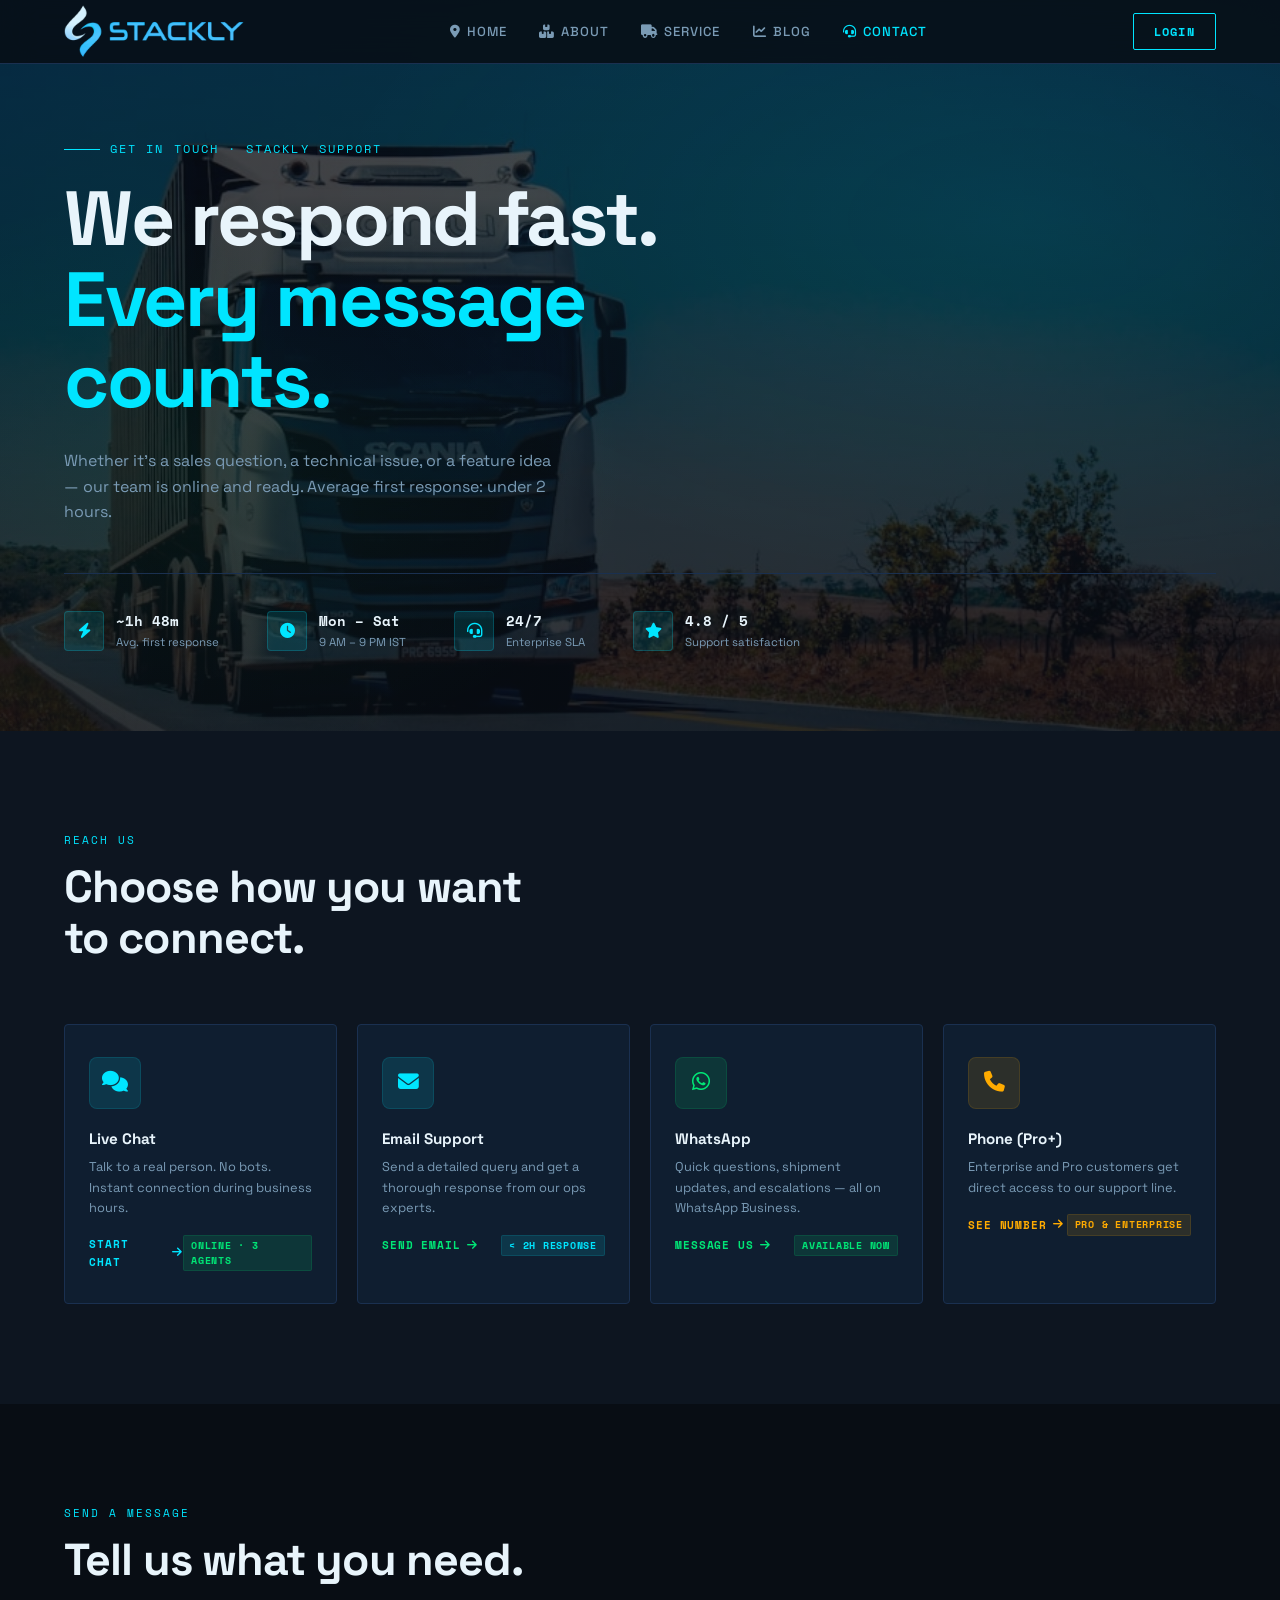
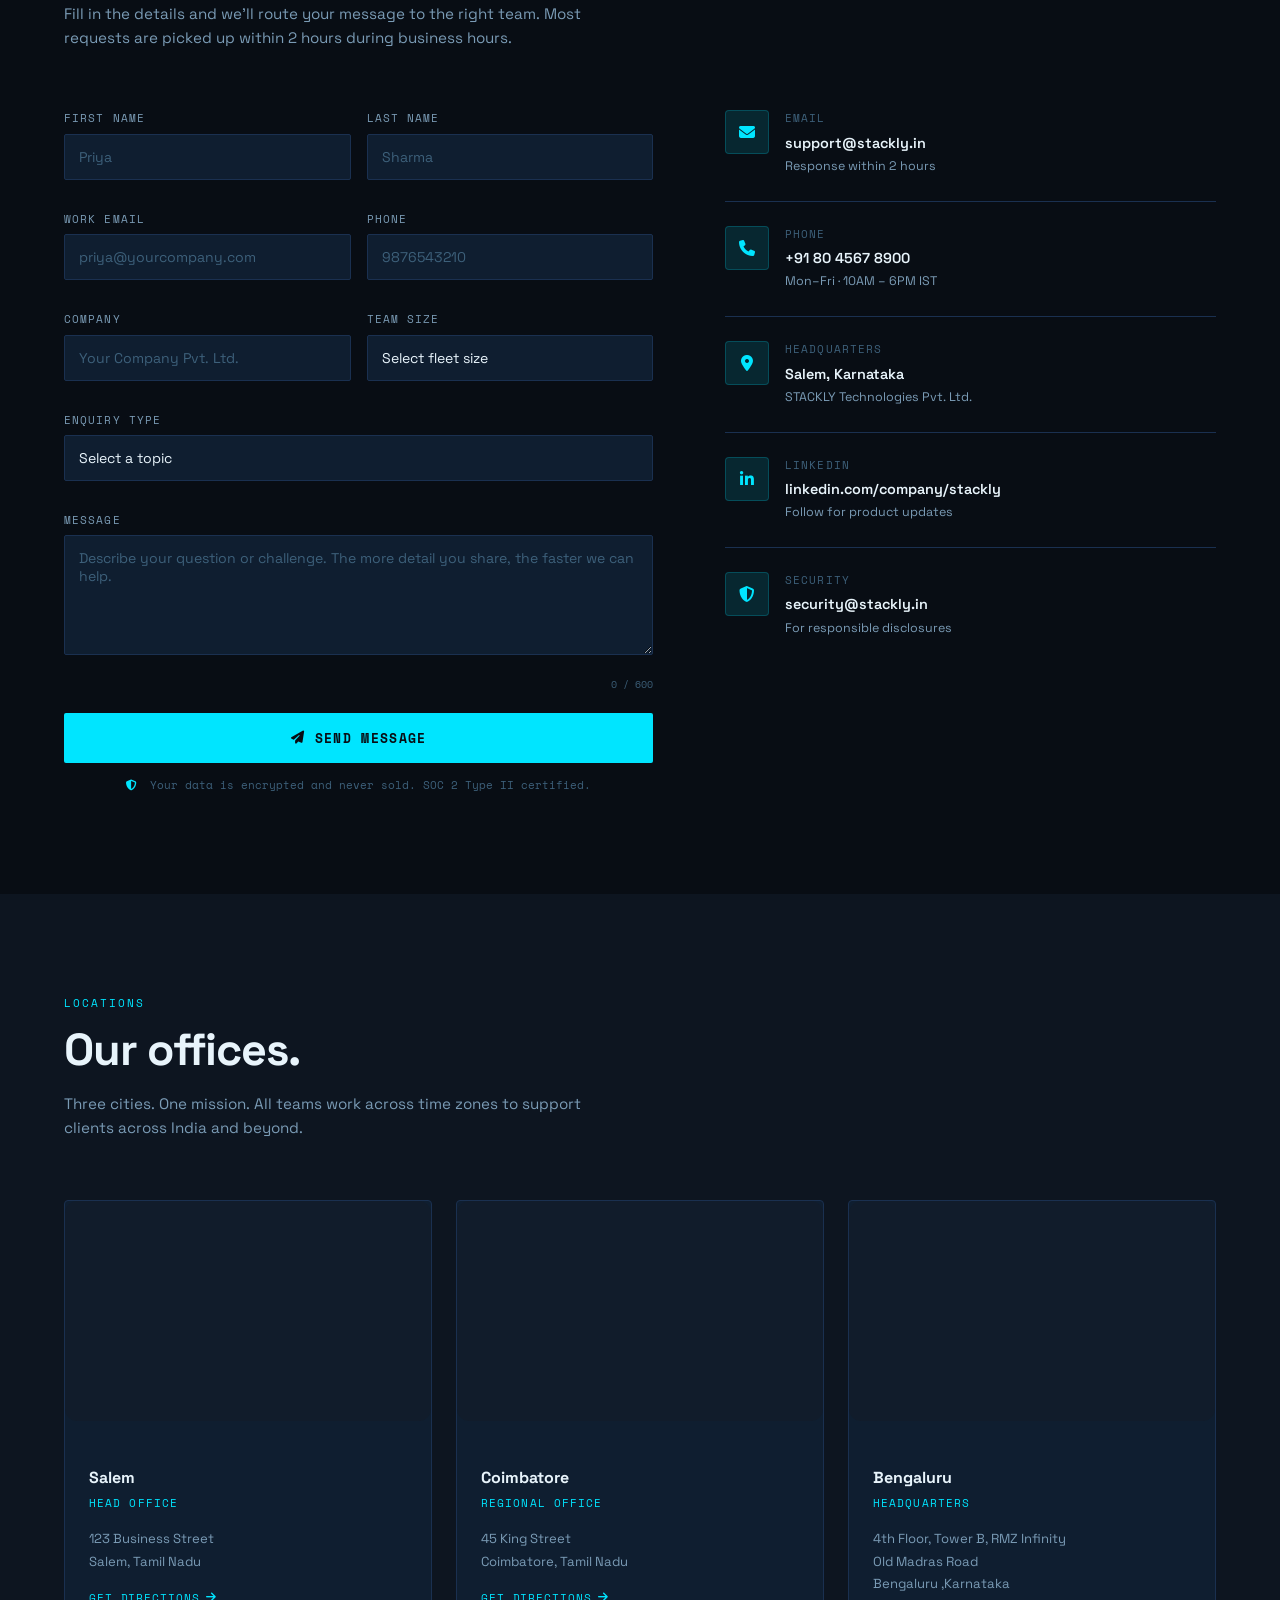
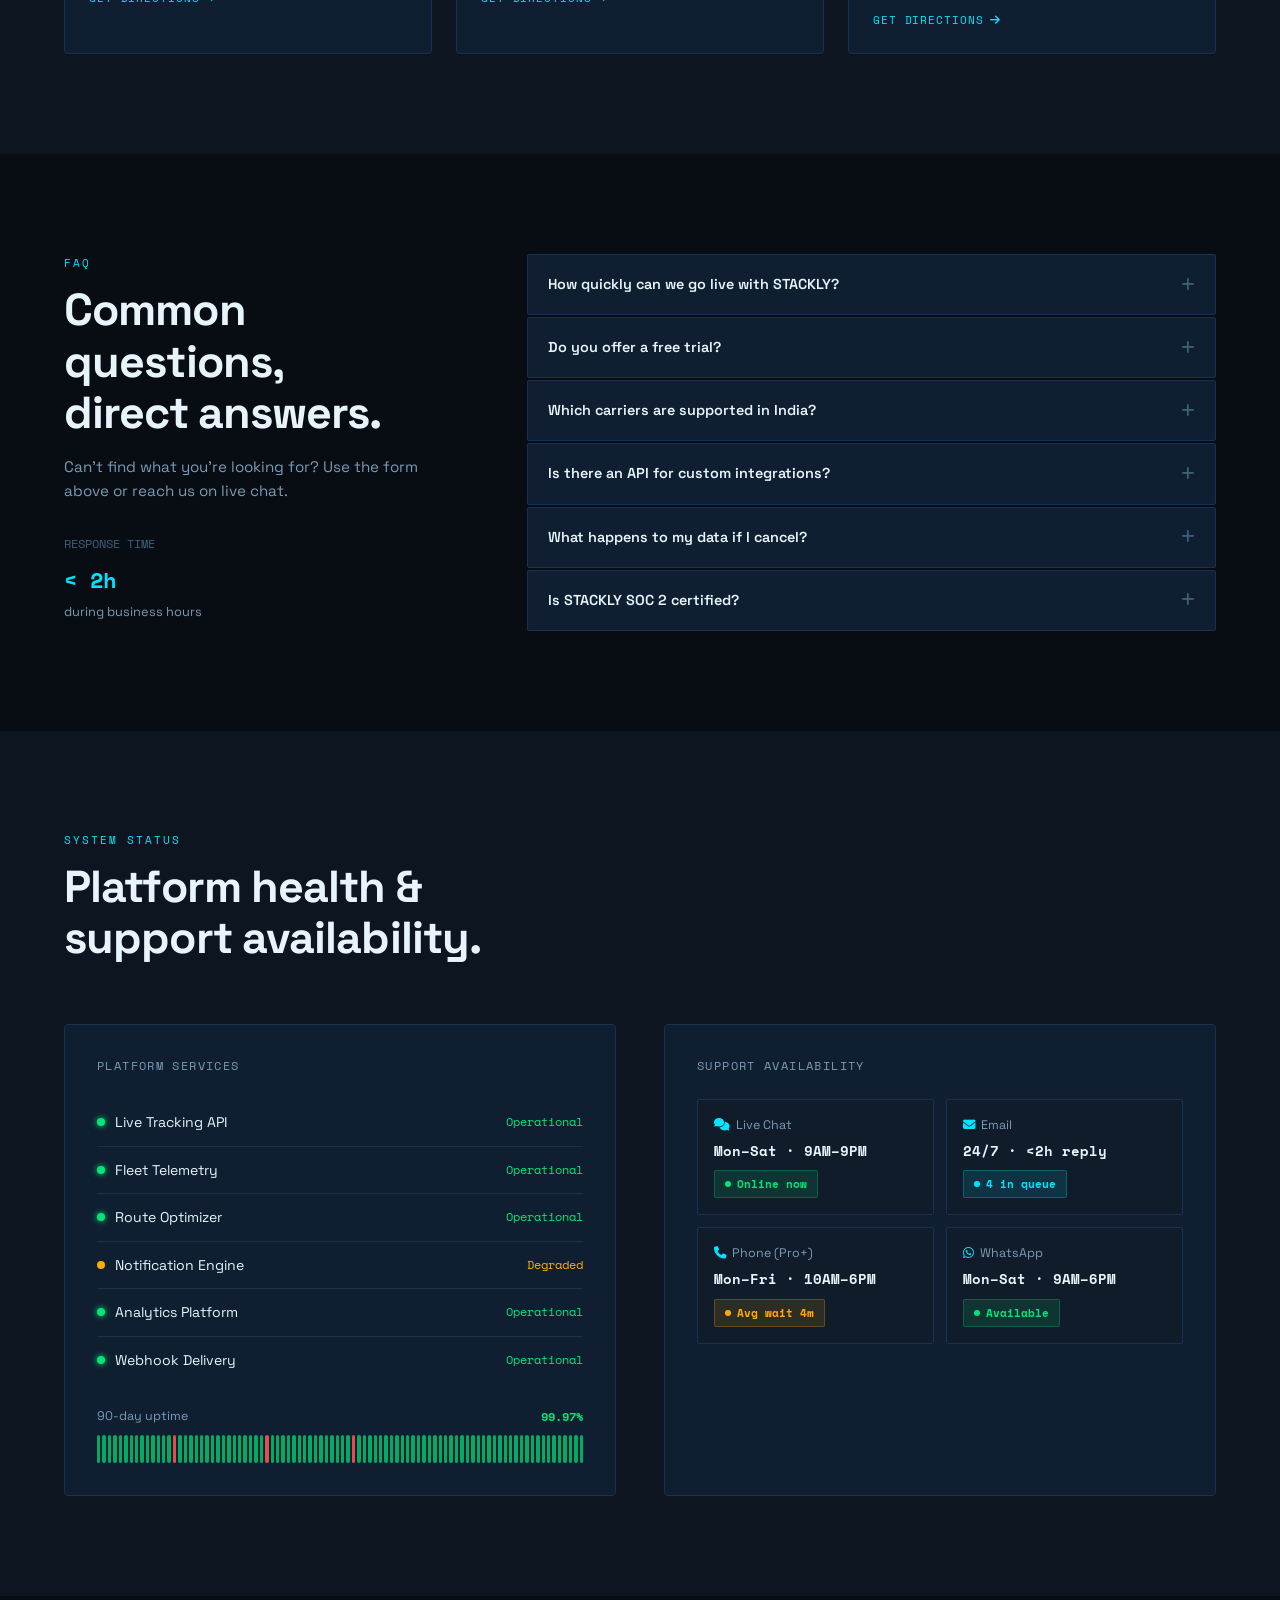
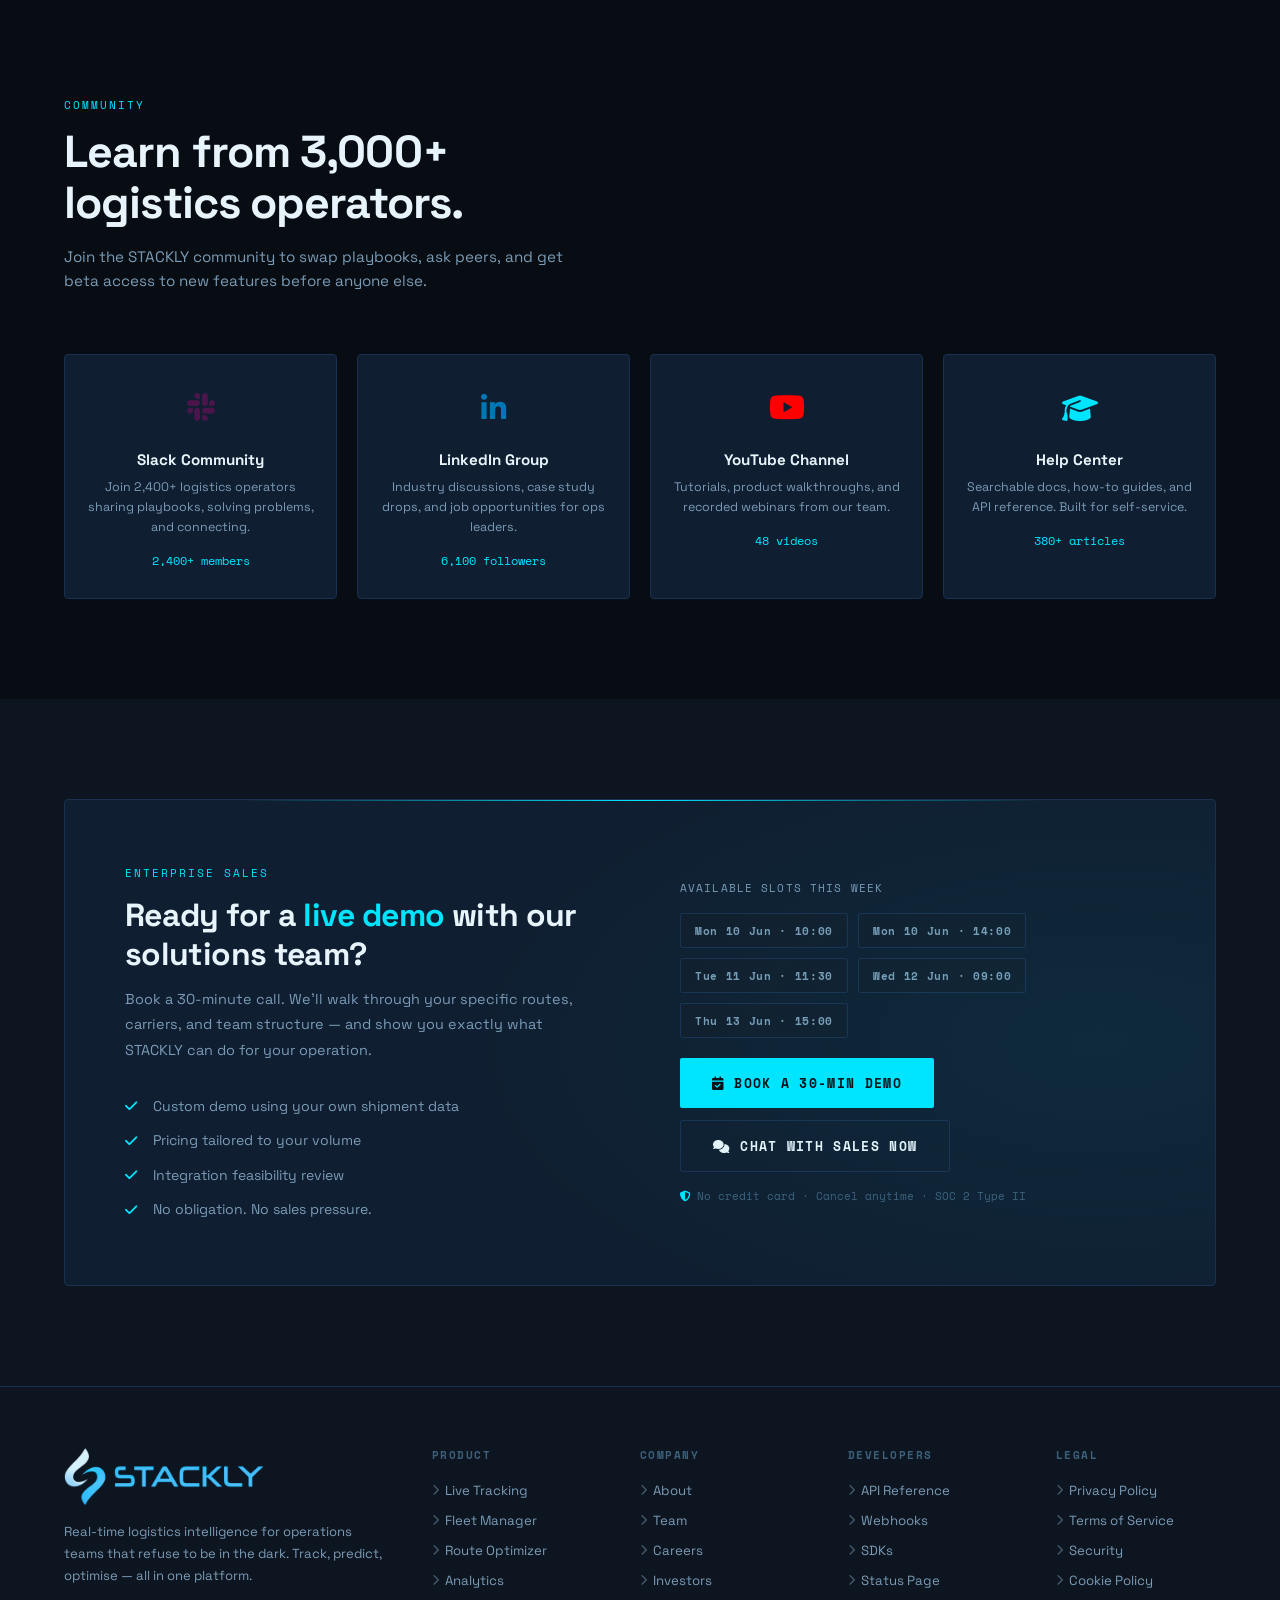
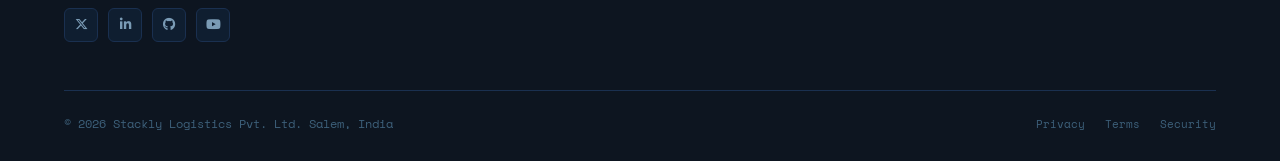
<file: contact.html>
<!DOCTYPE html>
<html lang="en">
<head>
  <meta charset="UTF-8"/>
  <meta name="viewport" content="width=device-width, initial-scale=1.0"/>
  <title>STACKLY — Contact Us</title>
  <link href="https://fonts.googleapis.com/css2?family=Space+Grotesk:wght@300;400;500;600;700&family=Space+Mono:wght@400;700&display=swap" rel="stylesheet"/>
  <link rel="stylesheet" href="https://cdnjs.cloudflare.com/ajax/libs/font-awesome/6.5.0/css/all.min.css"/>
  <link rel="stylesheet" href="contact.css">
</head>
<body>

<!-- ── NAV ────────────────────────────────────────────────── -->
<nav class="nav" id="mainNav">
  <div class="nav-logo">
    <a href="./home.html">
      <img src="./src/Untitled design-compressed.webp" alt="">
    </a>
  </div>
  <div class="nav-links">
    <a href="./home.html" ><i class="fa-solid fa-location-dot" ></i> Home</a>
    <a href="./about.html"><i class="fa-solid fa-boxes-stacked"></i> ABOUT</a>
    <a href="./service.html"><i class="fa-solid fa-truck"></i> SERVICE</a>
    <a href="./blog.html"><i class="fa-solid fa-chart-line"></i>BLOG</a>
    <a href="./contact.html" style="color:#00e5ff;"><i class="fa-solid fa-headset"></i> Contact</a>
  </div>
  <div class="login-btn desktop">
    <a href="./login.html">
      <button class="nav-cta">Login</button>
    </a>
  </div>
  <div class="hamburger" id="hamburger" onclick="toggleMobileNav()">
    <span></span><span></span><span></span>
  </div>
</nav>

<!-- Mobile Nav -->
<div id="mobileNav" >
  <div >
    <a href="./home.html" onclick="closeMobileNav()" style="font-weight:600;">Home</a>
    <a href="./about.html" onclick="closeMobileNav()" style="color:var(--text-1);font-weight:600;">ABOUT</a>
    <a href="./service.html" onclick="closeMobileNav()" style="color:var(--text-1);font-weight:600;">SERVICE</a>
    <a href="./blog.html" onclick="closeMobileNav()" style="color:var(--text-1);font-weight:600;">BLOG</a>
    <a href="./contact.html" onclick="closeMobileNav()" style="color:#00e5ff;;font-weight:600;">Contact</a>
  </div>
  <div class="login-btn mobile-btn">
    <a href="./login.html">
      <button class="nav-cta">Login</button>
    </a>
  </div>
</div>

<!-- ══════════════════════════════
     §1 HERO
══════════════════════════════ -->
<section id="contact-hero">
  <div class="hero-glow"></div>
  <div class="contact-hero-tag reveal">Get in Touch · STACKLY Support</div>
  <h1 class="contact-hero-title reveal reveal-delay-1">
    We respond fast.<br><span>Every message counts.</span>
  </h1>
  <p class="contact-hero-sub reveal reveal-delay-2">
    Whether it's a sales question, a technical issue, or a feature idea — our team is online and ready. Average first response: under 2 hours.
  </p>
  <div class="hero-response-strip reveal reveal-delay-3">
    <div class="hrs-item">
      <div class="hrs-icon"><i class="fa-solid fa-bolt"></i></div>
      <div>
        <div class="hrs-val">~1h 48m</div>
        <div class="hrs-lbl">Avg. first response</div>
      </div>
    </div>
    <div class="hrs-item">
      <div class="hrs-icon"><i class="fa-solid fa-clock"></i></div>
      <div>
        <div class="hrs-val">Mon – Sat</div>
        <div class="hrs-lbl">9 AM – 9 PM IST</div>
      </div>
    </div>
    <div class="hrs-item">
      <div class="hrs-icon"><i class="fa-solid fa-headset"></i></div>
      <div>
        <div class="hrs-val">24/7</div>
        <div class="hrs-lbl">Enterprise SLA</div>
      </div>
    </div>
    <div class="hrs-item">
      <div class="hrs-icon"><i class="fa-solid fa-star"></i></div>
      <div>
        <div class="hrs-val">4.8 / 5</div>
        <div class="hrs-lbl">Support satisfaction</div>
      </div>
    </div>
  </div>
</section>

<!-- ══════════════════════════════
     §2 CHANNEL CARDS
══════════════════════════════ -->
<section id="channels">
  <div class="section-header">
    <div class="section-tag reveal">Reach Us</div>
    <h2 class="section-title reveal reveal-delay-1">Choose how you want<br>to connect.</h2>
  </div>
  <div class="channels-grid" id="channelsGrid"></div>
</section>

<!-- ══════════════════════════════
     §3 CONTACT FORM
══════════════════════════════ -->
<section id="contact-form-section">
  <div class="section-header">
    <div class="section-tag reveal">Send a Message</div>
    <h2 class="section-title reveal reveal-delay-1">
      Tell us what you need.
    </h2>
    <p class="section-sub reveal reveal-delay-2">
      Fill in the details and we'll route your message to the right team.
      Most requests are picked up within 2 hours during business hours.
    </p>
  </div>

  <div class="contact-layout">
    <div class="reveal">

      <form id="contactForm" novalidate>

        <div class="form-row-2">
          <div class="form-group">
            <label class="form-label">First Name</label>
            <input
              id="firstName"
              class="form-input"
              type="text"
              placeholder="Priya"
              onkeypress="return /[a-zA-Z ]/.test(event.key)"
              required>
            <small id="firstNameError" class="error-message"></small>
          </div>

          <div class="form-group">
            <label class="form-label">Last Name</label>
            <input
              id="lastName"
              class="form-input"
              type="text"
              placeholder="Sharma"
              onkeypress="return /[a-zA-Z ]/.test(event.key)"
              required>
            <small id="lastNameError" class="error-message"></small>
          </div>
        </div>

        <div class="form-row-2">
          <div class="form-group">
            <label class="form-label">Work Email</label>
            <input
              id="email"
              class="form-input"
              type="email"
              placeholder="priya@yourcompany.com"
              required>
            <small id="emailError" class="error-message"></small>
          </div>

          <div class="form-group">
            <label class="form-label">Phone</label>
            <input
              id="phone"
              class="form-input"
              type="tel"
              maxlength="10"
              placeholder="9876543210"
              oninput="this.value=this.value.replace(/[^0-9]/g,'')"
              required>
            <small id="phoneError" class="error-message"></small>
          </div>
        </div>

        <div class="form-row-2">
          <div class="form-group">
            <label class="form-label">Company</label>
            <input
              id="company"
              class="form-input"
              type="text"
              placeholder="Your Company Pvt. Ltd."  onkeypress="return /[a-zA-Z ]/.test(event.key)"
              required>
            <small id="companyError" class="error-message"></small>
          </div>

          <div class="form-group">
            <label class="form-label">Team Size</label>
            <select id="teamSize" class="form-select" required>
              <option value="">Select fleet size</option>
              <option>1–10 vehicles</option>
              <option>11–50 vehicles</option>
              <option>51–200 vehicles</option>
              <option>200+ vehicles</option>
            </select>
            <small id="teamSizeError" class="error-message"></small>
          </div>
        </div>

        <div class="form-group">
          <label class="form-label">Enquiry Type</label>
          <select id="enquiryType" class="form-select" required>
            <option value="">Select a topic</option>
            <option>Sales & Pricing</option>
            <option>Technical Support</option>
            <option>Integration Help</option>
            <option>Billing</option>
            <option>Partnership</option>
            <option>Press & Media</option>
            <option>Other</option>
          </select>
          <small id="enquiryError" class="error-message"></small>
        </div>

        <div class="form-group">
          <label class="form-label">Message</label>
          <textarea
            id="msgArea"
            class="form-textarea"
            placeholder="Describe your question or challenge. The more detail you share, the faster we can help."
            maxlength="600"
            oninput="updateChar(this)"
            required></textarea>

          <small id="messageError" class="error-message"></small>

          <div class="char-count">
            <span id="charCount">0</span> / 600
          </div>
        </div>

        <button
          type="button"
          class="form-submit"
          onclick="handleForm()">
          <i class="fa-solid fa-paper-plane"></i>
          Send Message
        </button>

      </form>

      <div class="form-note">
        <i class="fa-solid fa-shield-halved"
           style="color:var(--cyan);margin-right:6px;"></i>
        Your data is encrypted and never sold. SOC 2 Type II certified.
      </div>

    </div>

    <div class="contact-sidebar reveal reveal-delay-2" id="contactSidebar"></div>
  </div>
</section>


<!-- ══════════════════════════════
     §4 OFFICES
══════════════════════════════ -->
<section id="offices">
  <div class="section-header">
    <div class="section-tag reveal">Locations</div>
    <h2 class="section-title reveal reveal-delay-1">Our offices.</h2>
    <p class="section-sub reveal reveal-delay-2">Three cities. One mission. All teams work across time zones to support clients across India and beyond.</p>
  </div>
  <div class="offices-grid" id="officesGrid"></div>
</section>

<!-- ══════════════════════════════
     §5 FAQ
══════════════════════════════ -->
<section id="faq">
  <div class="faq-layout">
    <div class="reveal">
      <div class="section-tag">FAQ</div>
      <h2 class="section-title" style="margin-top:12px;">Common questions,<br>direct answers.</h2>
      <p class="section-sub" style="margin-top:14px;">Can't find what you're looking for? Use the form above or reach us on live chat.</p>
      <div style="margin-top:32px;">
        <div style="font-family:var(--mono);font-size:.72rem;color:var(--text-3);margin-bottom:8px;">RESPONSE TIME</div>
        <div style="font-family:var(--mono);font-size:1.4rem;font-weight:700;color:var(--cyan);">< 2h</div>
        <div style="font-size:.8rem;color:var(--text-2);margin-top:4px;">during business hours</div>
      </div>
    </div>
    <div class="faq-list reveal reveal-delay-2" id="faqList"></div>
  </div>
</section>

<!-- ══════════════════════════════
     §6 SUPPORT STATUS
══════════════════════════════ -->
<section id="support-status">
  <div class="section-header">
    <div class="section-tag reveal">System Status</div>
    <h2 class="section-title reveal reveal-delay-1">Platform health &<br>support availability.</h2>
  </div>
  <div class="status-layout">
    <div class="status-panel reveal">
      <div class="status-panel-title">Platform Services</div>
      <div id="statusList"></div>
      <div class="uptime-bar-row" style="margin-top:24px;">
        <div class="uptime-label"><span>90-day uptime</span><span style="color:var(--green);font-family:var(--mono);font-weight:700;">99.97%</span></div>
        <div class="uptime-bar-wrap" id="uptimeBar"></div>
      </div>
    </div>
    <div class="status-panel reveal reveal-delay-2">
      <div class="status-panel-title">Support Availability</div>
      <div class="hours-grid">
        <div class="hours-card">
          <div class="hours-channel"><i class="fa-solid fa-comments" style="color:var(--cyan);margin-right:6px;"></i>Live Chat</div>
          <div class="hours-time">Mon–Sat · 9AM–9PM</div>
          <div class="queue-badge" style="background:rgba(0,230,118,.12);color:var(--green);border:1px solid rgba(0,230,118,.25);">
            <span style="width:6px;height:6px;background:var(--green);border-radius:50%;display:inline-block;"></span> Online now
          </div>
        </div>
        <div class="hours-card">
          <div class="hours-channel"><i class="fa-solid fa-envelope" style="color:var(--cyan);margin-right:6px;"></i>Email</div>
          <div class="hours-time">24/7 · &lt;2h reply</div>
          <div class="queue-badge" style="background:rgba(0,229,255,.12);color:var(--cyan);border:1px solid rgba(0,229,255,.25);">
            <span style="width:6px;height:6px;background:var(--cyan);border-radius:50%;display:inline-block;"></span> 4 in queue
          </div>
        </div>
        <div class="hours-card">
          <div class="hours-channel"><i class="fa-solid fa-phone" style="color:var(--cyan);margin-right:6px;"></i>Phone (Pro+)</div>
          <div class="hours-time">Mon–Fri · 10AM–6PM</div>
          <div class="queue-badge" style="background:rgba(255,171,0,.12);color:var(--amber);border:1px solid rgba(255,171,0,.25);">
            <span style="width:6px;height:6px;background:var(--amber);border-radius:50%;display:inline-block;"></span> Avg wait 4m
          </div>
        </div>
        <div class="hours-card">
          <div class="hours-channel"><i class="fa-brands fa-whatsapp" style="color:var(--cyan);margin-right:6px;"></i>WhatsApp</div>
          <div class="hours-time">Mon–Sat · 9AM–6PM</div>
          <div class="queue-badge" style="background:rgba(0,230,118,.12);color:var(--green);border:1px solid rgba(0,230,118,.25);">
            <span style="width:6px;height:6px;background:var(--green);border-radius:50%;display:inline-block;"></span> Available
          </div>
        </div>
      </div>
    </div>
  </div>
</section>

<!-- ══════════════════════════════
     §7 COMMUNITY
══════════════════════════════ -->
<section id="community">
  <div class="section-header">
    <div class="section-tag reveal">Community</div>
    <h2 class="section-title reveal reveal-delay-1">Learn from 3,000+<br>logistics operators.</h2>
    <p class="section-sub reveal reveal-delay-2">Join the STACKLY community to swap playbooks, ask peers, and get beta access to new features before anyone else.</p>
  </div>
  <div class="community-grid" id="communityGrid"></div>
</section>

<!-- ══════════════════════════════
     §8 SALES CTA
══════════════════════════════ -->
<section id="sales-cta">
  <div class="sales-cta-box reveal">
    <div>
      <div class="section-tag" style="margin-bottom:14px;">Enterprise Sales</div>
      <h2 class="sales-cta-title">Ready for a <span>live demo</span> with our solutions team?</h2>
      <p class="sales-cta-sub">Book a 30-minute call. We'll walk through your specific routes, carriers, and team structure — and show you exactly what STACKLY can do for your operation.</p>
      <div class="sales-features">
        <div class="sales-feature"><i class="fa-solid fa-check"></i> Custom demo using your own shipment data</div>
        <div class="sales-feature"><i class="fa-solid fa-check"></i> Pricing tailored to your volume</div>
        <div class="sales-feature"><i class="fa-solid fa-check"></i> Integration feasibility review</div>
        <div class="sales-feature"><i class="fa-solid fa-check"></i> No obligation. No sales pressure.</div>
      </div>
    </div>
    <div>
      <div style="font-family:var(--mono);font-size:.7rem;letter-spacing:.1em;text-transform:uppercase;color:var(--text-2);margin-bottom:14px;">Available slots this week</div>
      <div class="sales-slots" id="salesSlots"></div>
      <div style="height:20px;"></div>
      <button class="btn-primary" onclick="showToast('Demo booked!','Our solutions team will confirm via email within 30 minutes.')">
        <i class="fa-solid fa-calendar-check"></i> Book a 30-Min Demo
      </button>
      <div style="height:12px;"></div>
      <button class="btn-outline"
onclick="showToast('Connecting...','Opening live chat with sales team.'); setTimeout(() => window.location.href='404.html', 1500)">
  <i class="fa-solid fa-comments"></i> Chat with Sales Now
</button>
      <div class="sales-note" style="margin-top:16px;"><i class="fa-solid fa-shield-halved" style="color:var(--cyan);margin-right:6px;"></i>No credit card · Cancel anytime · SOC 2 Type II</div>
    </div>
  </div>
</section>


<footer>
  <div class="footer-grid">
    <div>
      <div class="footer-brand-logo">
     <a href="./home.html">
       <img src="./src/Untitled design-compressed.webp" alt="">
     </a>  
  </div>
     
      <p class="footer-desc">Real-time logistics intelligence for operations teams that refuse to be in the dark. Track, predict, optimise — all in one platform.</p>
      <div class="footer-socials">

        <div class="social-btn"><i class="fa-brands fa-x-twitter"></i></div>
        <div class="social-btn"><i class="fa-brands fa-linkedin-in"></i></div>
        <div class="social-btn"><i class="fa-brands fa-github"></i></div>
        <div class="social-btn"><i class="fa-brands fa-youtube"></i></div>
      </div>
    </div>
    <div class="footer-col">
      <h4>Product</h4>
      <ul>
        <li><a href="home.html#tracking"><i class="fa-solid fa-chevron-right"></i>Live Tracking</a></li>
        <li><a href="home.html#fleet"><i class="fa-solid fa-chevron-right"></i>Fleet Manager</a></li>
        <li><a href="home.html#routes"><i class="fa-solid fa-chevron-right"></i>Route Optimizer</a></li>
        <li><a href="home.html#analytics"><i class="fa-solid fa-chevron-right"></i>Analytics</a></li>
      </ul>
    </div>
    <div class="footer-col">
      <h4>Company</h4>
      <ul>
        <li><a href="about.html"><i class="fa-solid fa-chevron-right"></i>About</a></li>
        <li><a href="about.html#team"><i class="fa-solid fa-chevron-right"></i>Team</a></li>
        <li><a href="about.html#culture"><i class="fa-solid fa-chevron-right"></i>Careers</a></li>
        <li><a href="about.html#investors"><i class="fa-solid fa-chevron-right"></i>Investors</a></li>
      </ul>
    </div>
    <div class="footer-col">
      <h4>Developers</h4>
      <ul>
        <li><a href="./404.html"><i class="fa-solid fa-chevron-right"></i>API Reference</a></li>
        <li><a href="./404.html"><i class="fa-solid fa-chevron-right"></i>Webhooks</a></li>
        <li><a href="./404.html"><i class="fa-solid fa-chevron-right"></i>SDKs</a></li>
        <li><a href="./404.html"><i class="fa-solid fa-chevron-right"></i>Status Page</a></li>
      </ul>
    </div>
    <div class="footer-col">
      <h4>Legal</h4>
      <ul>
        <li><a href="./404.html"><i class="fa-solid fa-chevron-right"></i>Privacy Policy</a></li>
        <li><a href="./404.html"><i class="fa-solid fa-chevron-right"></i>Terms of Service</a></li>
        <li><a href="./404.html"><i class="fa-solid fa-chevron-right"></i>Security</a></li>
        <li><a href="./404.html"><i class="fa-solid fa-chevron-right"></i>Cookie Policy</a></li>
      </ul>
    </div>
  </div>
  <div class="footer-bottom">
    <div class="footer-copy">© 2026 Stackly Logistics Pvt. Ltd. Salem, India</div>
    <div class="footer-legal">
      <a href="./404.html">Privacy</a>
      <a href="./404.html">Terms</a>
      <a href="./404.html">Security</a>
    </div>
  </div>
</footer>

<div class="toast-container" id="toastContainer"></div>

<script>
/* ── DATA ── */
const channels = [
  {
    icon: '<i class="fa-solid fa-comments"></i>', iconBg: 'rgba(0,229,255,.12)', iconColor: '#00e5ff',
    topColor: '#00e5ff', badgeBg: 'rgba(0,230,118,.12)', badgeColor: '#00e676',
    name: 'Live Chat', desc: 'Talk to a real person. No bots. Instant connection during business hours.',
    cta: 'Start Chat', cta_color: '#00e5ff', badge: 'Online · 3 agents',
    action: "showToast('Opening chat','Connecting you to a support agent...')"
  },
  {
    icon: '<i class="fa-solid fa-envelope"></i>', iconBg: 'rgba(0,229,255,.12)', iconColor: '#00e5ff',
    topColor: '#00e676', badgeBg: 'rgba(0,229,255,.12)', badgeColor: '#00e5ff',
    name: 'Email Support', desc: 'Send a detailed query and get a thorough response from our ops experts.',
    cta: 'Send Email', cta_color: '#00e676', badge: '< 2h response',
    action: "showToast('Email opened','Opening your email client...')"
  },
  {
    icon: '<i class="fa-brands fa-whatsapp"></i>', iconBg: 'rgba(0,230,118,.12)', iconColor: '#00e676',
    topColor: '#00e676', badgeBg: 'rgba(0,230,118,.12)', badgeColor: '#00e676',
    name: 'WhatsApp', desc: 'Quick questions, shipment updates, and escalations — all on WhatsApp Business.',
    cta: 'Message Us', cta_color: '#00e676', badge: 'Available now',
    action: "showToast('Opening WhatsApp','Redirecting to WhatsApp Business...')"
  },
  {
    icon: '<i class="fa-solid fa-phone"></i>', iconBg: 'rgba(255,171,0,.12)', iconColor: '#ffab00',
    topColor: '#ffab00', badgeBg: 'rgba(255,171,0,.12)', badgeColor: '#ffab00',
    name: 'Phone (Pro+)', desc: 'Enterprise and Pro customers get direct access to our support line.',
    cta: 'See Number', cta_color: '#ffab00', badge: 'Pro & Enterprise',
    action: "showToast('Support line','Available for Pro & Enterprise plans. +91 80 4567 8900')"
  },
];

const sidebarItems = [
  { icon: 'fa-envelope', label: 'Email', val: 'support@stackly.in', sub: 'Response within 2 hours' },
  { icon: 'fa-phone', label: 'Phone', val: '+91 80 4567 8900', sub: 'Mon–Fri · 10AM – 6PM IST' },
  { icon: 'fa-location-dot', label: 'Headquarters', val: 'Salem, Karnataka', sub: 'STACKLY Technologies Pvt. Ltd.' },
  { icon: 'fa-brands fa-linkedin-in', label: 'LinkedIn', val: 'linkedin.com/company/stackly', sub: 'Follow for product updates' },
  { icon: 'fa-shield-halved', label: 'Security', val: 'security@stackly.in', sub: 'For responsible disclosures' },
];

const offices = [
  {
    city: "Salem",
    type: "Head Office",
    address: "123 Business Street\nSalem, Tamil Nadu",
    map: "https://maps.google.com/maps?q=MMR%20Complex,%20Chinna%20Thirupathi,%20Salem,%20Tamil%20Nadu%20636008&t=&z=15&ie=UTF8&iwloc=&output=embed"
  },
  {
    city: "Coimbatore",
    type: "Regional Office",
    address: "45 King Street\nCoimbatore, Tamil Nadu",
    map: "https://maps.google.com/maps?q=79%20Aiswarya%20Complex,%20Nethaji%20Road,%20PN%20Palayam,%20Coimbatore&t=&z=15&ie=UTF8&iwloc=&output=embed"
  },
  {
  city: 'Bengaluru',
  type: 'Headquarters',
  dotColor: '#00e5ff',
  address: '4th Floor, Tower B, RMZ Infinity\nOld Madras Road\nBengaluru ,Karnataka',
  lat: '12.9716',
  lng: '77.5946',
  map: 'https://maps.google.com/maps?q=12.8799,77.6325&t=&z=15&ie=UTF8&iwloc=&output=embed'
}
  
];

const faqs = [
  { q: 'How quickly can we go live with STACKLY?', a: 'Most teams are tracking live within 48 hours. Enterprise deployments with custom integrations typically take 5–14 days depending on your ERP and carrier setup.' },
  { q: 'Do you offer a free trial?', a: 'Yes — 14 days, no credit card required. You get full access to the Professional plan including route optimizer, fleet view, and analytics.' },
  { q: 'Which carriers are supported in India?', a: 'We support 40+ Indian carriers including Delhivery, BlueDart, DTDC, Shadowfax, Ekart, XpressBees, and all major surface freight operators. International carriers available too.' },
  { q: 'Is there an API for custom integrations?', a: 'Yes. REST and GraphQL APIs are available on all plans. Webhook support and event streaming are included on Professional and Enterprise plans.' },
  { q: 'What happens to my data if I cancel?', a: 'You retain full export rights for 30 days after cancellation. We purge all data securely within 60 days in line with our data retention policy.' },
  { q: 'Is STACKLY SOC 2 certified?', a: 'Yes. STACKLY is SOC 2 Type II certified. We also maintain ISO 27001 alignment and conduct annual third-party penetration tests.' },
];

const statusServices = [
  { name: 'Live Tracking API', status: 'operational' },
  { name: 'Fleet Telemetry', status: 'operational' },
  { name: 'Route Optimizer', status: 'operational' },
  { name: 'Notification Engine', status: 'degraded' },
  { name: 'Analytics Platform', status: 'operational' },
  { name: 'Webhook Delivery', status: 'operational' },
];

const communityItems = [
  { icon: '<i class="fa-brands fa-slack" style="color:#4a154b;font-size:2rem"></i>', name: 'Slack Community', desc: 'Join 2,400+ logistics operators sharing playbooks, solving problems, and connecting.', count: '2,400+ members', action: "showToast('Opening Slack','Redirecting to STACKLY Community Slack...')" },
  { icon: '<i class="fa-brands fa-linkedin-in" style="color:#0077b5;font-size:1.8rem"></i>', name: 'LinkedIn Group', desc: 'Industry discussions, case study drops, and job opportunities for ops leaders.', count: '6,100 followers', action: "showToast('Opening LinkedIn','Redirecting to STACKLY LinkedIn...')" },
  { icon: '<i class="fa-brands fa-youtube" style="color:#ff0000;font-size:2rem"></i>', name: 'YouTube Channel', desc: 'Tutorials, product walkthroughs, and recorded webinars from our team.', count: '48 videos', action: "showToast('Opening YouTube','Redirecting to STACKLY YouTube...')" },
  { icon: '<i class="fa-solid fa-graduation-cap" style="color:#00e5ff;font-size:1.8rem"></i>', name: 'Help Center', desc: 'Searchable docs, how-to guides, and API reference. Built for self-service.', count: '380+ articles', action: "showToast('Opening Help Center','Redirecting to docs.stackly.in...')" },
];

const salesSlotDates = ['Mon 10 Jun · 10:00', 'Mon 10 Jun · 14:00', 'Tue 11 Jun · 11:30', 'Wed 12 Jun · 09:00', 'Thu 13 Jun · 15:00'];

function buildChannels() {
  document.getElementById('channelsGrid').innerHTML = channels.map((c, i) => `
    <div class="channel-card reveal reveal-delay-${i + 1}"
         onclick="openChannel('${c.name}')"
         style="--cc:${c.topColor}">

      <style>
        .channel-card:nth-child(${i + 1})::before {
          background: ${c.topColor};
        }
      </style>

      <div class="channel-icon" style="background:${c.iconBg};border:1px solid ${c.iconBg};">
        <span style="color:${c.iconColor};font-size:1.3rem;">${c.icon}</span>
      </div>

      <div class="channel-name">${c.name}</div>
      <div class="channel-desc">${c.desc}</div>

      <div style="display:flex;justify-content:space-between;align-items:center;">
        <div class="channel-cta" style="color:${c.cta_color}">
          ${c.cta} <i class="fa-solid fa-arrow-right"></i>
        </div>

        <span class="channel-badge"
              style="background:${c.badgeBg};color:${c.badgeColor};border:1px solid ${c.badgeBg};">
          ${c.badge}
        </span>
      </div>

    </div>
  `).join('');
}
function openChannel(name, url) {
  showToast('Opening channel', name);

  setTimeout(() => {
    window.location.href = '404.html';
  }, 1500);
}

function buildSidebar() {
  document.getElementById('contactSidebar').innerHTML = sidebarItems.map(s => `
    <div class="contact-info-item">
      <div class="ci-icon"><i class="fa-${s.icon.startsWith('fa-brands') ? 'brands' : 'solid'} ${s.icon.replace('fa-brands ','').replace('fa-solid ','')}"></i></div>
      <div>
        <div class="ci-label">${s.label}</div>
        <div class="ci-val">${s.val}</div>
        <div class="ci-sub">${s.sub}</div>
      </div>
    </div>
  `).join('');
}
function buildOffices() {
  document.getElementById('officesGrid').innerHTML = offices.map((o, i) => `
    <div class="office-card reveal reveal-delay-${i + 1}">
      
      <div class="office-map">
        <iframe
          src="${o.map}"
          loading="lazy"
          allowfullscreen>
        </iframe>
      </div>

      <div class="office-body">
        <div class="office-city">${o.city}</div>
        <div class="office-type">${o.type}</div>
        <div class="office-address">${o.address.replace(/\n/g, '<br>')}</div>

        <div class="office-link" onclick="openOffice('${o.city}')">
          Get Directions <i class="fa-solid fa-arrow-right"></i>
        </div>
      </div>

    </div>
  `).join('');
}

function openOffice(city) {
  showToast('Maps', `Opening directions to ${city} office...`);

  setTimeout(() => {
    window.location.href = '404.html';
  }, 1500);
}
function buildFAQ() {
  document.getElementById('faqList').innerHTML = faqs.map((f, i) => `
    <div class="faq-item" id="faq-${i}">
      <div class="faq-q" onclick="toggleFAQ(${i})">
        ${f.q}
        <i class="fa-solid fa-plus"></i>
      </div>
      <div class="faq-a">${f.a}</div>
    </div>
  `).join('');
}

function toggleFAQ(i) {
  const item = document.getElementById('faq-' + i);
  const wasOpen = item.classList.contains('open');
  document.querySelectorAll('.faq-item').forEach(el => el.classList.remove('open'));
  if (!wasOpen) item.classList.add('open');
}

function buildStatus() {
  const labelMap = { operational: ['var(--green)', 's-operational', 'Operational'], degraded: ['var(--amber)', 's-degraded', 'Degraded'], down: ['var(--red)', 's-down', 'Down'] };
  document.getElementById('statusList').innerHTML = statusServices.map(s => {
    const [col, cls, lbl] = labelMap[s.status];
    return `
      <div class="status-row">
        <div class="status-service">
          <div class="status-dot ${cls}"></div>
          ${s.name}
        </div>
        <div class="status-label" style="color:${col};">${lbl}</div>
      </div>
    `;
  }).join('');

  // Build uptime bar (90 segments)
  const bar = document.getElementById('uptimeBar');
  for (let i = 0; i < 90; i++) {
    const seg = document.createElement('div');
    seg.className = 'uptime-bar-segment' + ([14, 31, 47].includes(i) ? ' down' : '');
    bar.appendChild(seg);
  }
}

function buildCommunity() {
  document.getElementById('communityGrid').innerHTML = communityItems.map((c, i) => `
    <div class="community-card reveal reveal-delay-${i + 1}"
         onclick="openCommunity('${c.name.replace(/'/g, "\\'")}')">

      <div class="community-icon">${c.icon}</div>
      <div class="community-name">${c.name}</div>
      <div class="community-desc">${c.desc}</div>
      <div class="community-count">${c.count}</div>

    </div>
  `).join('');
}
function openCommunity(name) {
  showToast('Community', `Opening ${name}...`);

  setTimeout(() => {
    window.location.href = '404.html';
  }, 1500);
}

function buildSalesSlots() {
  document.getElementById('salesSlots').innerHTML = salesSlotDates.map(s => `
    <button class="slot-btn" onclick="showToast('Slot selected','${s} — completing booking...')">${s}</button>
  `).join('');
}

/* ── UTILS ── */
function updateChar(el) {
  document.getElementById('charCount').textContent = el.value.length;
}
function handleForm() {
  const firstName = document.getElementById('firstName');
  const lastName = document.getElementById('lastName');
  const email = document.getElementById('email');
  const phone = document.getElementById('phone');
  const company = document.getElementById('company');
  const teamSize = document.getElementById('teamSize');
  const enquiryType = document.getElementById('enquiryType');
  const msgArea = document.getElementById('msgArea');

  const fields = [
    'firstName',
    'lastName',
    'email',
    'phone',
    'company',
    'teamSize',
    'enquiryType',
    'msgArea'
  ];

  // Reset all errors
  fields.forEach(id => {
    const errorEl = document.getElementById(id + 'Error') ||
                    document.getElementById('enquiryError') ||
                    document.getElementById('messageError');

    document.getElementById(id).classList.remove('input-error');

    if (errorEl) errorEl.textContent = '';
  });

  let isValid = true;

  // First Name
  if (firstName.value.trim() === '') {
    document.getElementById('firstNameError').textContent =
      'First name is required';
    firstName.classList.add('input-error');
    isValid = false;
  }

  // Last Name
  if (lastName.value.trim() === '') {
    document.getElementById('lastNameError').textContent =
      'Last name is required';
    lastName.classList.add('input-error');
    isValid = false;
  }

  // Email
  const emailPattern = /^[^\s@]+@[^\s@]+\.[^\s@]+$/;

  if (email.value.trim() === '') {
    document.getElementById('emailError').textContent =
      'Email is required';
    email.classList.add('input-error');
    isValid = false;
  } else if (!emailPattern.test(email.value.trim())) {
    document.getElementById('emailError').textContent =
      'Enter a valid email address';
    email.classList.add('input-error');
    isValid = false;
  }

  // Phone
  const phoneValue = phone.value.replace(/\D/g, '');

  if (phoneValue === '') {
    document.getElementById('phoneError').textContent =
      'Phone number is required';
    phone.classList.add('input-error');
    isValid = false;
  } else if (!/^\d{10}$/.test(phoneValue)) {
    document.getElementById('phoneError').textContent =
      'Enter a valid 10-digit mobile number';
    phone.classList.add('input-error');
    isValid = false;
  }

  // Company
  if (company.value.trim() === '') {
    document.getElementById('companyError').textContent =
      'Company name is required';
    company.classList.add('input-error');
    isValid = false;
  }

  // Team Size
  if (teamSize.value === '') {
    document.getElementById('teamSizeError').textContent =
      'Please select team size';
    teamSize.classList.add('input-error');
    isValid = false;
  }

  // Enquiry Type
  if (enquiryType.value === '') {
    document.getElementById('enquiryError').textContent =
      'Please select an enquiry type';
    enquiryType.classList.add('input-error');
    isValid = false;
  }

  // Message
  if (msgArea.value.trim() === '') {
    document.getElementById('messageError').textContent =
      'Message is required';
    msgArea.classList.add('input-error');
    isValid = false;
  } else if (msgArea.value.trim().length < 10) {
    document.getElementById('messageError').textContent =
      'Message must be at least 10 characters';
    msgArea.classList.add('input-error');
    isValid = false;
  }

  if (!isValid) return;

  showToast(
    'Message Sent!',
    'Our team will respond within 2 hours. Check your inbox.'
  );

  document.getElementById('contactForm').reset();
  document.getElementById('charCount').textContent = '0';
}
function showToast(title, msg) {
  const c = document.getElementById('toastContainer');
  const t = document.createElement('div');
  t.className = 'toast';
  t.innerHTML = `<div class="toast-title">${title}</div><div class="toast-msg">${msg}</div>`;
  t.onclick = () => { t.classList.add('removing'); setTimeout(() => t.remove(), 300); };
  c.appendChild(t);
  setTimeout(() => { t.classList.add('removing'); setTimeout(() => t.remove(), 300); }, 4000);
}


function toggleMobileNav() {
  document.getElementById("mobileNav")
    .classList.toggle("active");
}

function closeMobileNav() {
  document.getElementById("mobileNav")
    .classList.remove("active");
}



window.addEventListener('scroll', () => {
  document.getElementById('mainNav').style.background =
    window.scrollY > 60 ? 'rgba(8,13,20,0.97)' : 'rgba(8,13,20,0.85)';
});

const observer = new IntersectionObserver(entries => {
  entries.forEach(e => { if (e.isIntersecting) e.target.classList.add('visible'); });
}, { threshold: 0.1 });

function observeAll() {
  document.querySelectorAll('.reveal').forEach(el => observer.observe(el));
}

document.addEventListener('DOMContentLoaded', () => {
  buildChannels();
  buildSidebar();
  buildOffices();
  buildFAQ();
  buildStatus();
  buildCommunity();
  buildSalesSlots();
  observeAll();
  socialMedia(); 
  setTimeout(observeAll, 200);
});

function socialMedia() {
  const socialMediaLinks = document.querySelectorAll('.social-btn');

  socialMediaLinks.forEach(link => {
    link.addEventListener('click', () => {
      showToast('Opening Social Media', 'Redirecting...');

      setTimeout(() => {
        window.location.href = '404.html';
      }, 1500);
    });
  });
}
</script>
</body>
</html>
</file>
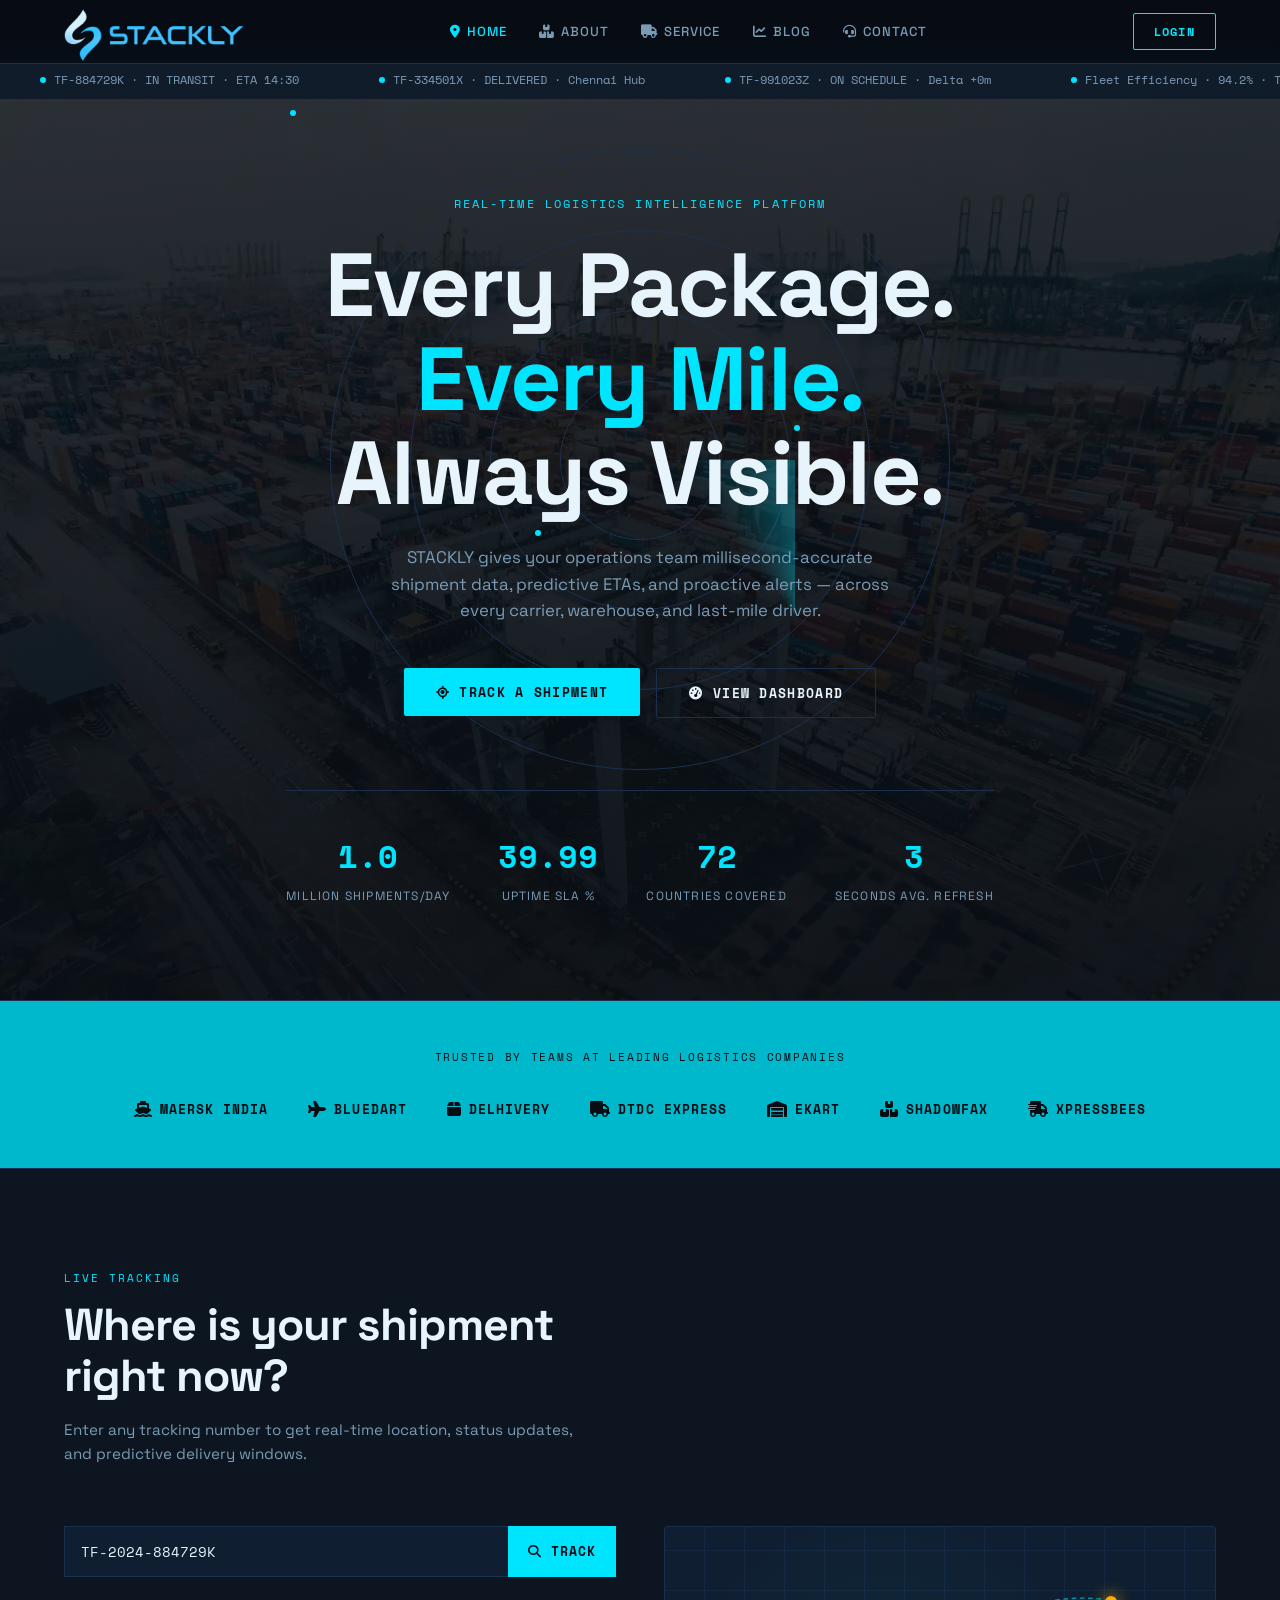
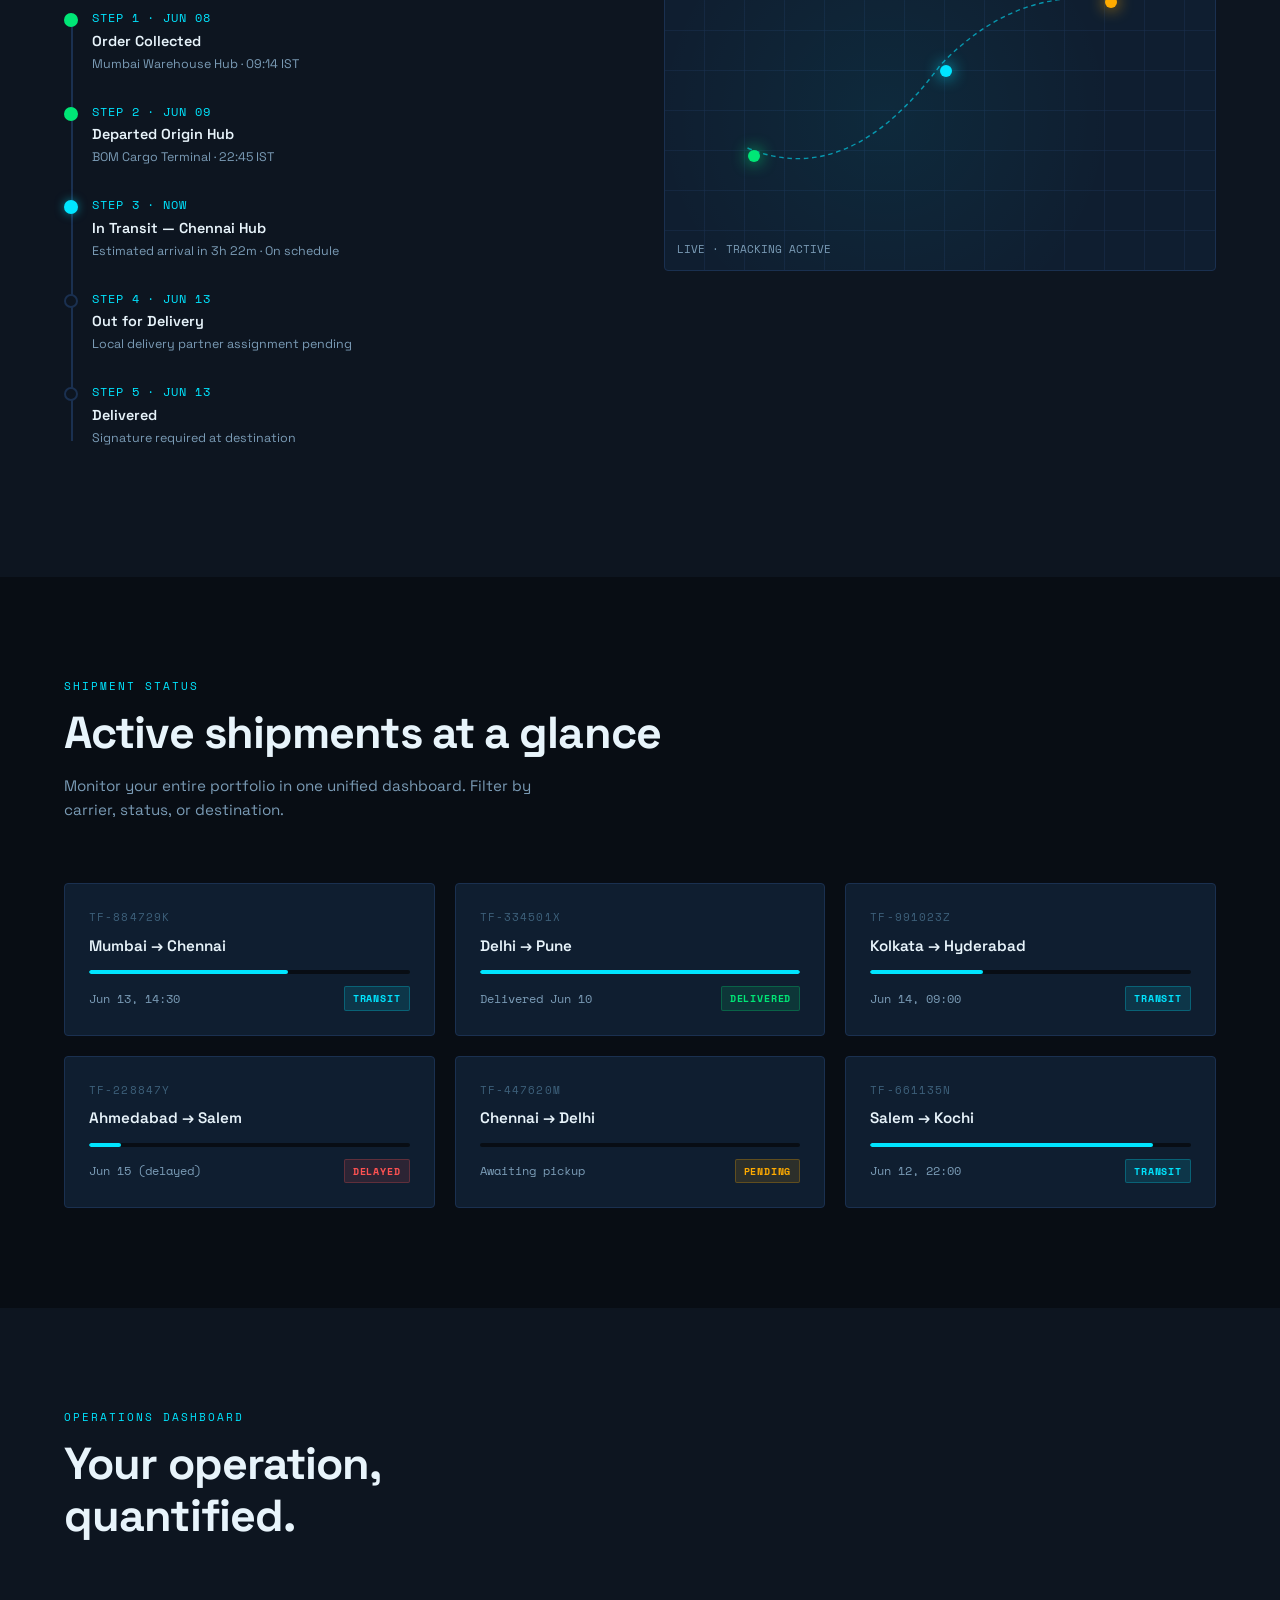
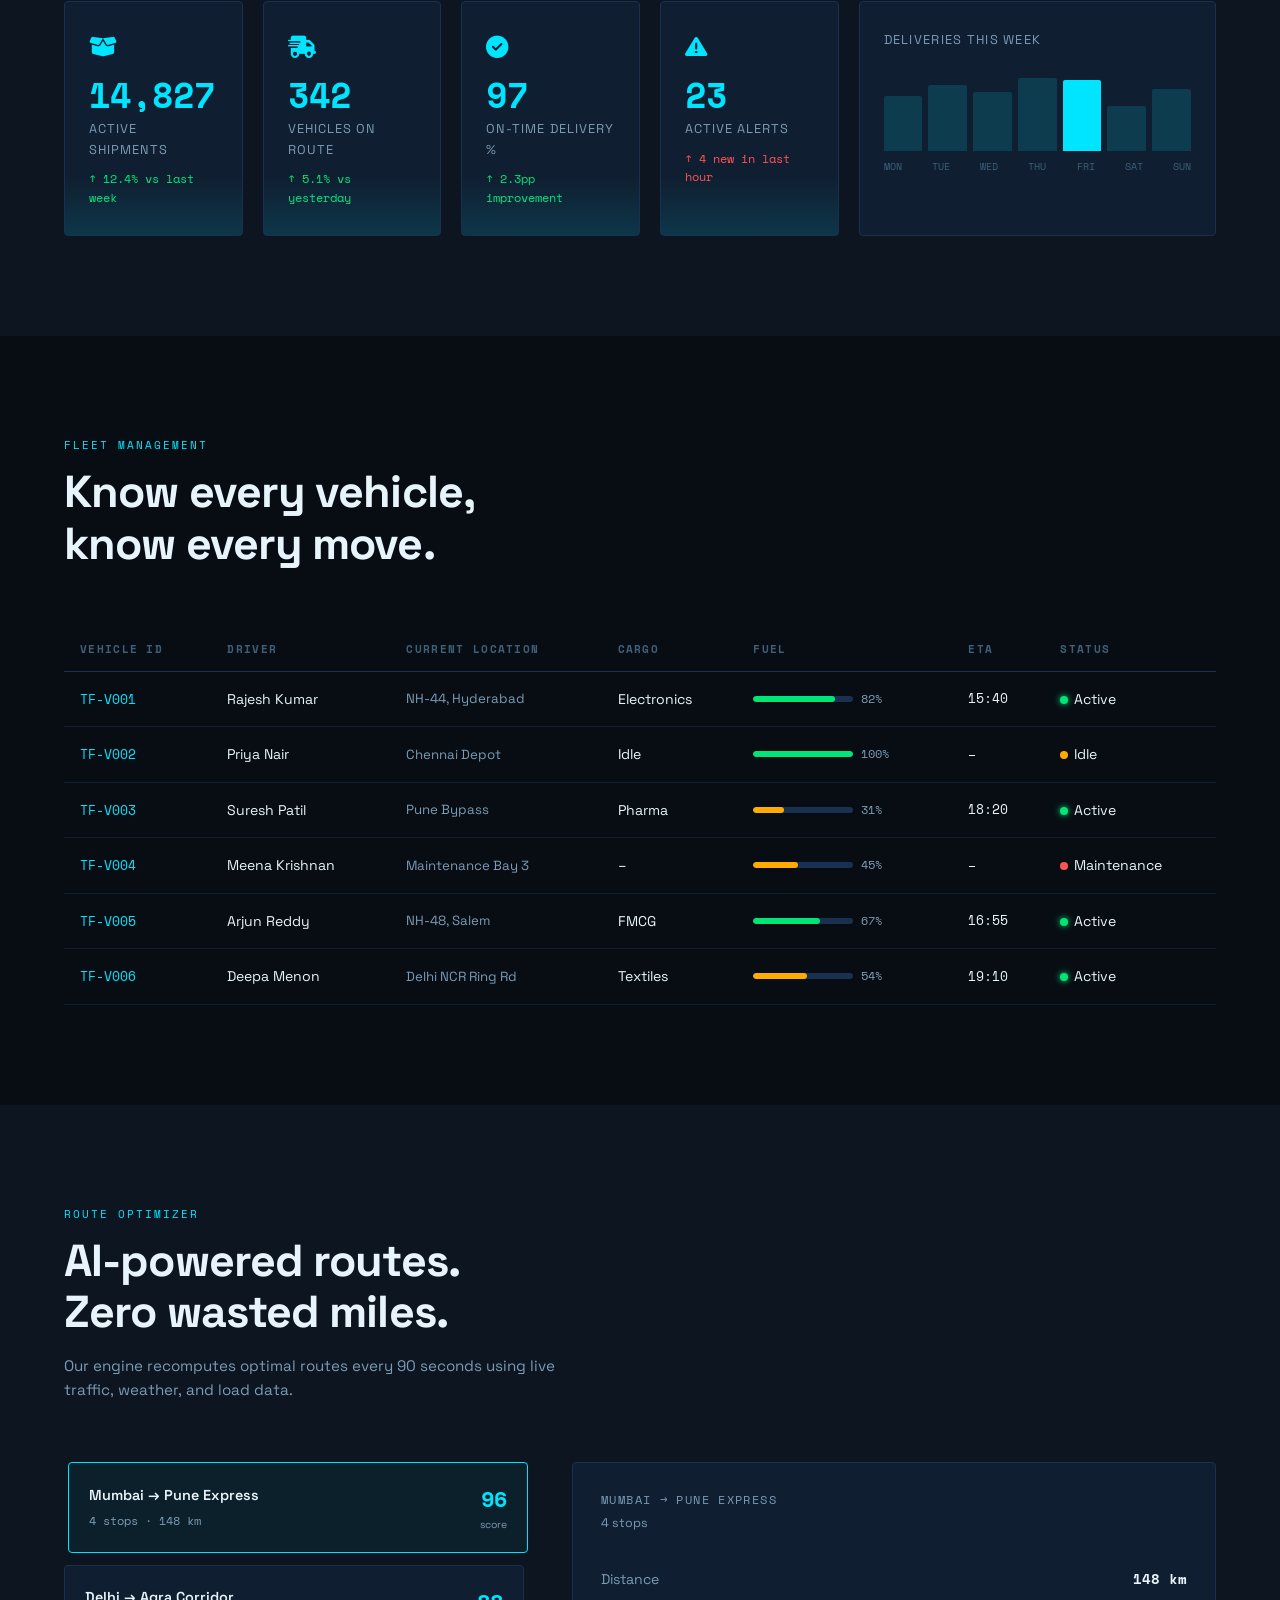
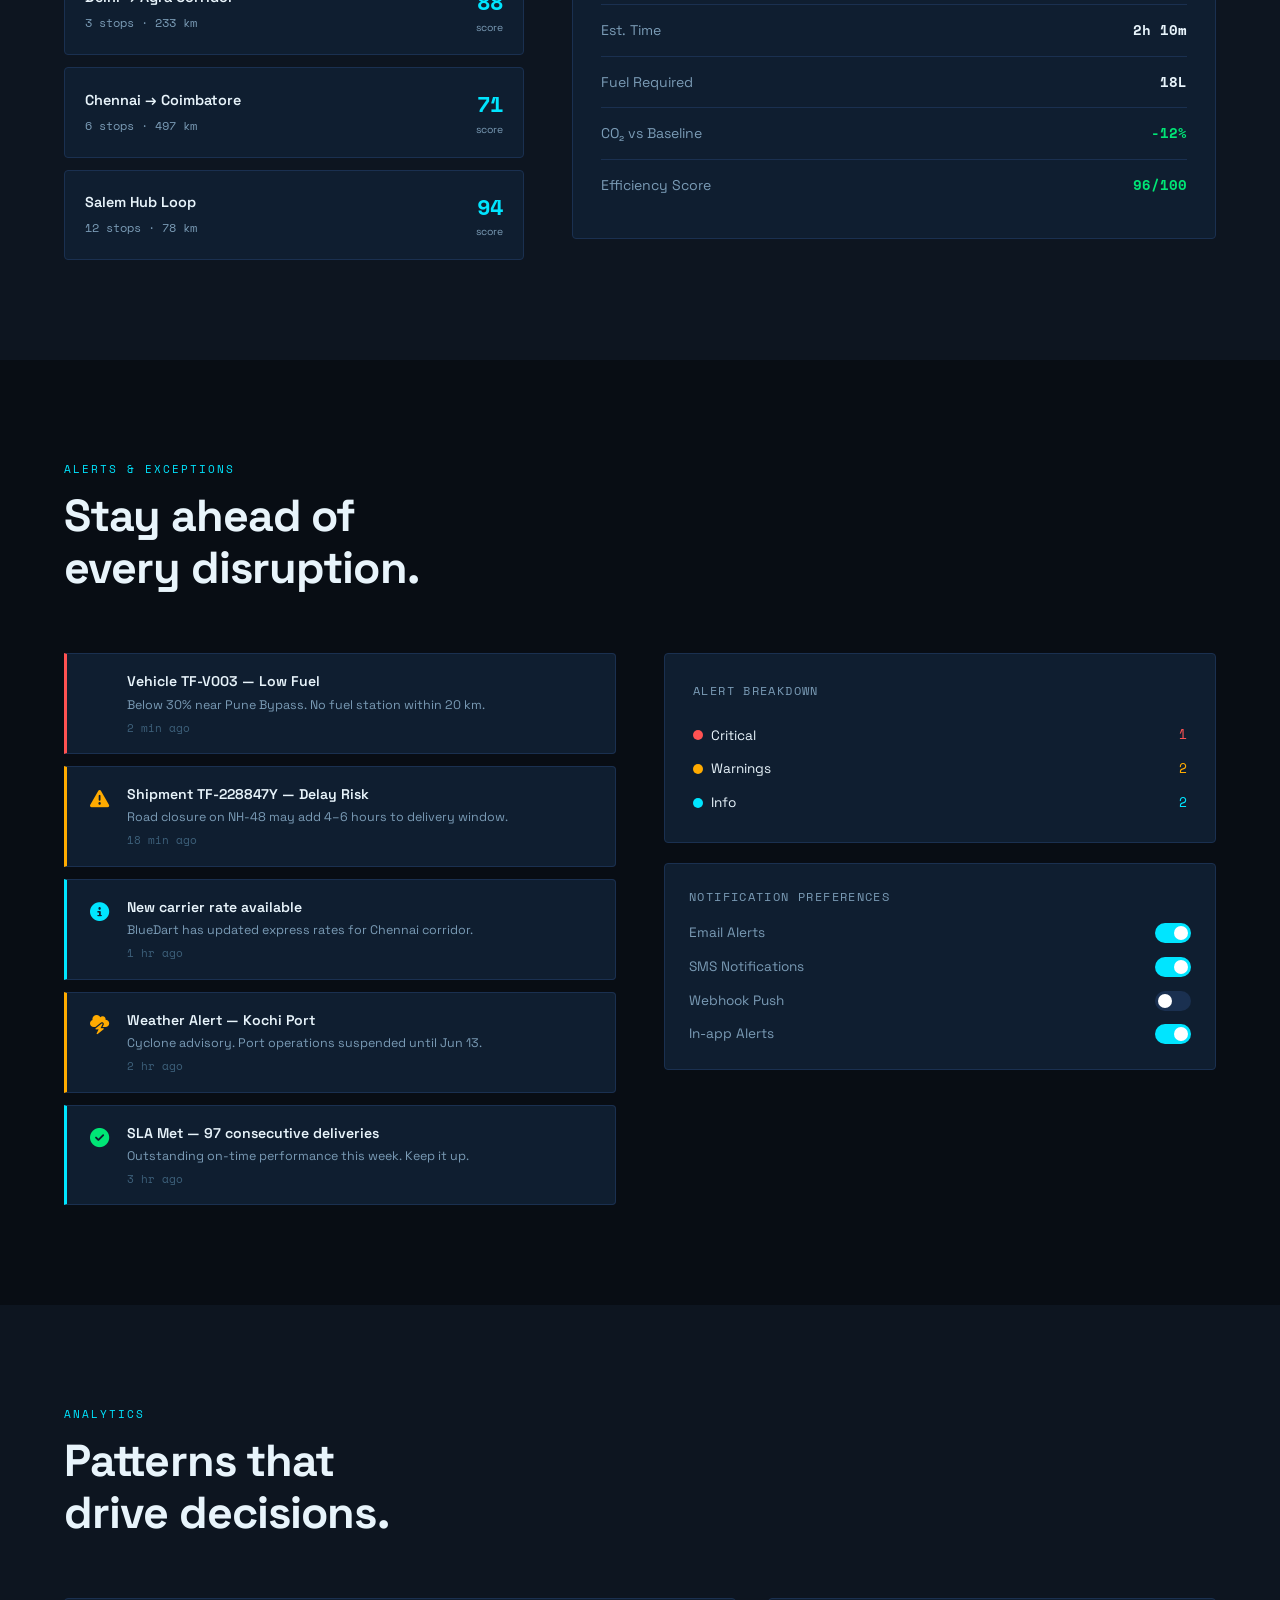
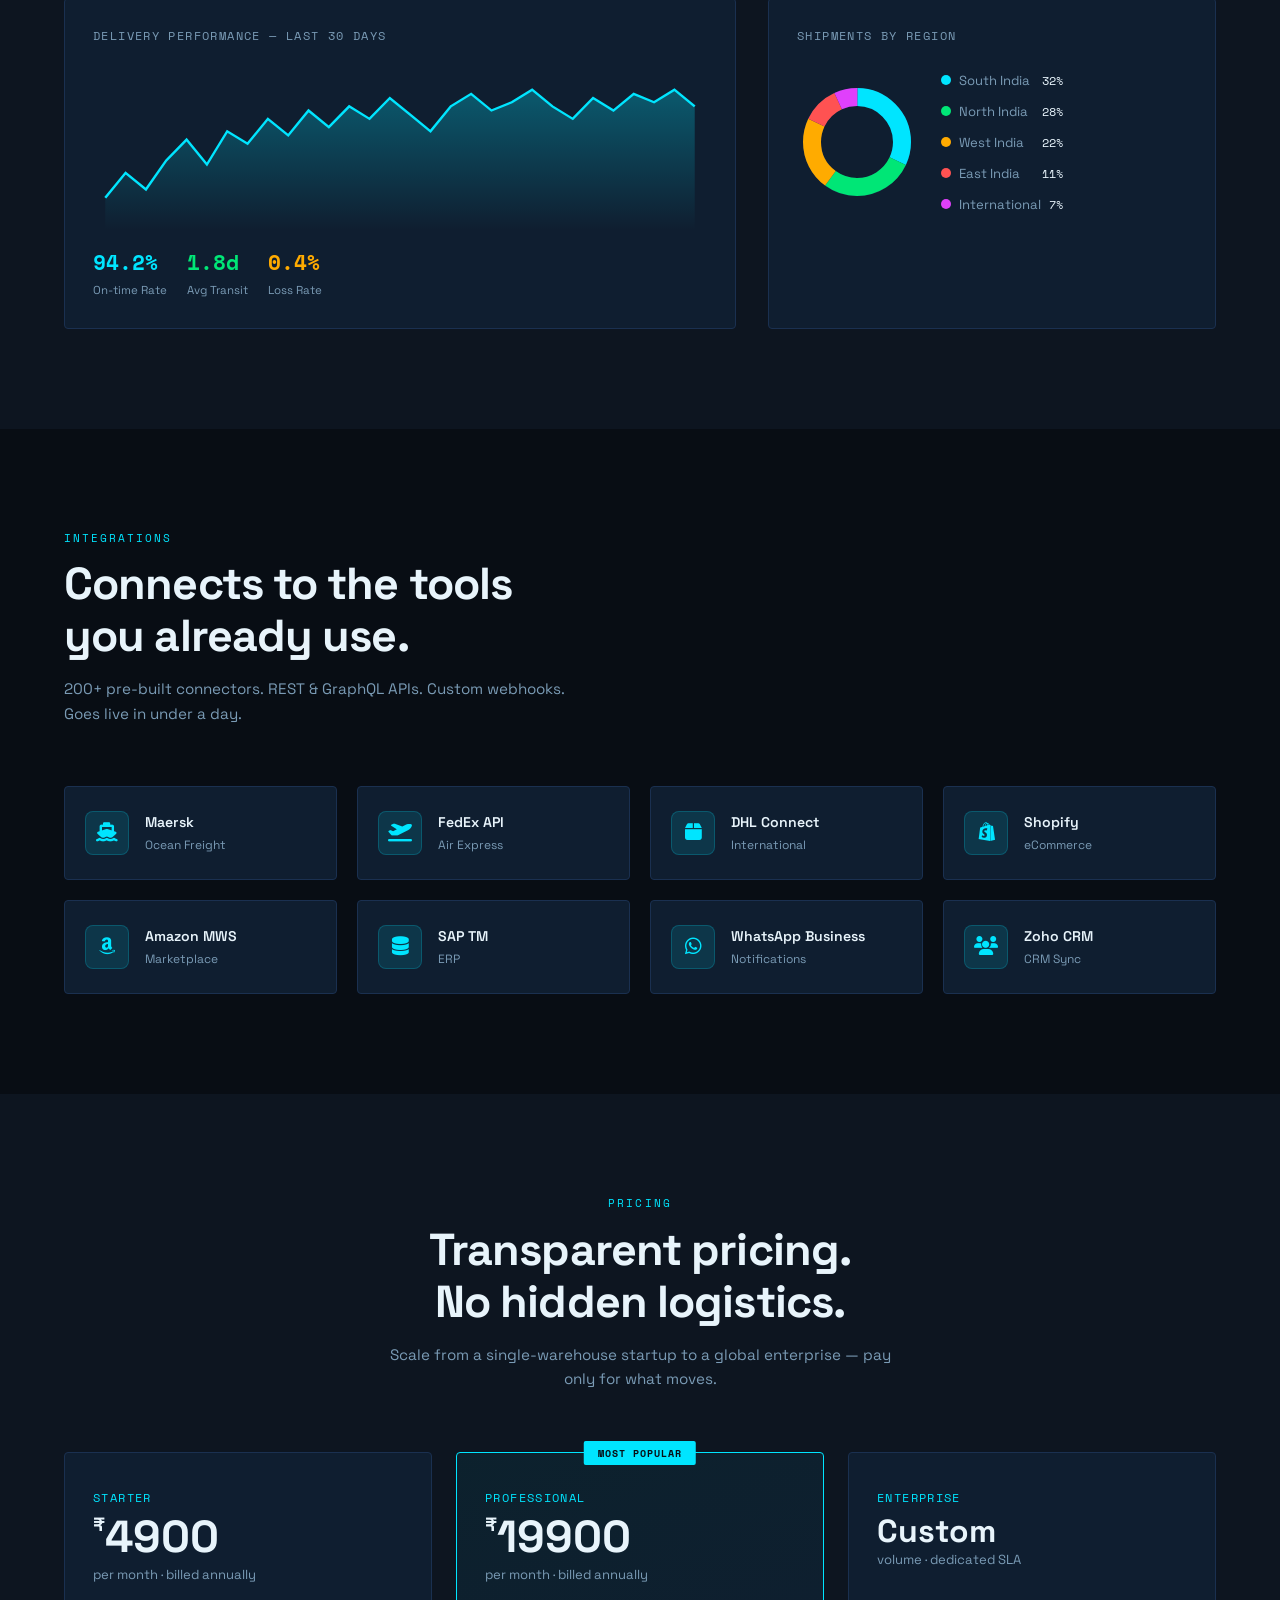
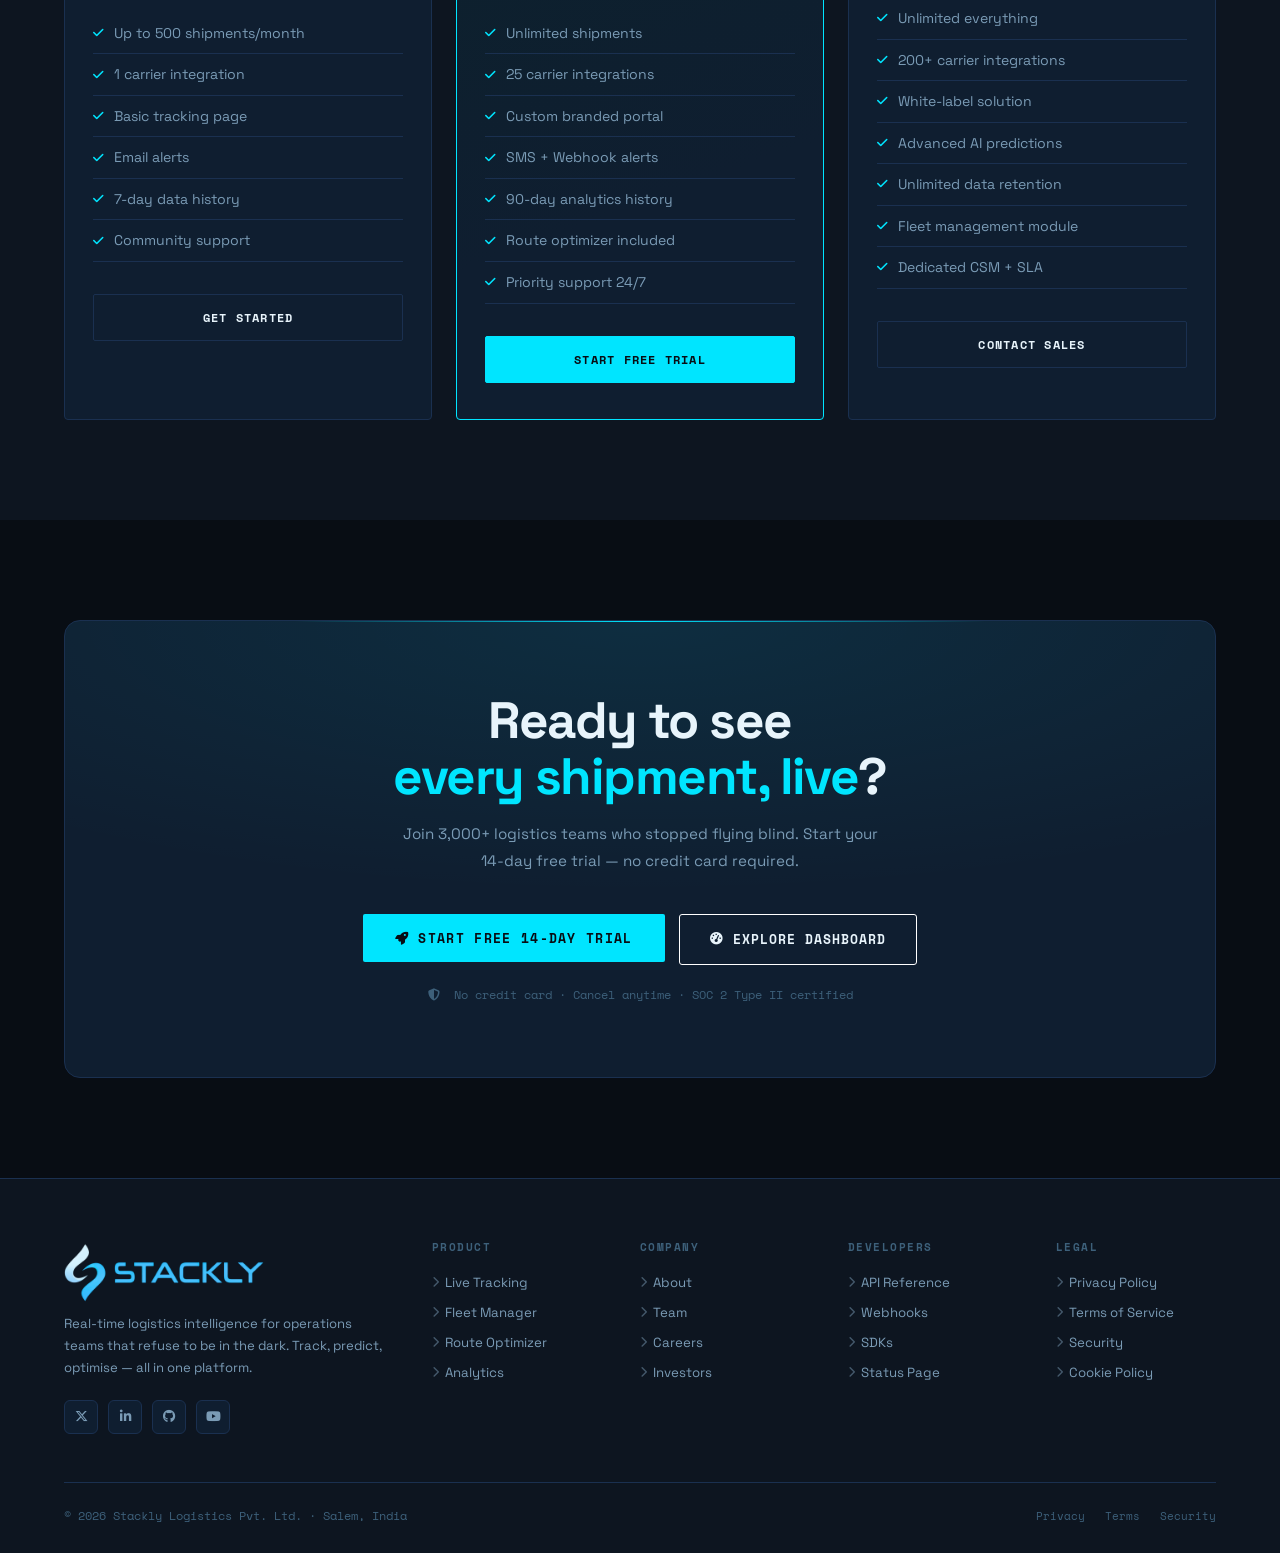
<file: home.html>
<!DOCTYPE html>
<html lang="en">
<head>
  <meta charset="UTF-8" />
  <meta name="viewport" content="width=device-width, initial-scale=1.0"/>
  <title>STACKLY — Logistics Intelligence</title>
  <link href="https://fonts.googleapis.com/css2?family=Space+Grotesk:wght@300;400;500;600;700&family=Space+Mono:wght@400;700&display=swap" rel="stylesheet"/>
  <link rel="stylesheet" href="https://cdnjs.cloudflare.com/ajax/libs/font-awesome/6.5.0/css/all.min.css"/>
  <link rel="stylesheet" href="style.css">
</head>
<body>

<!-- ── NAV ────────────────────────────────────────────────── -->
<nav class="nav" id="mainNav">
  <div class="nav-logo">
    <a href="./home.html">
      <img src="./src/Untitled design-compressed.webp" alt="">
    </a>
  </div>
  <div class="nav-links">
    <a href="./home.html" style="color:#00e5ff;"><i class="fa-solid fa-location-dot" ></i> Home</a>
    <a href="./about.html"><i class="fa-solid fa-boxes-stacked"></i> ABOUT</a>
    <a href="./service.html"><i class="fa-solid fa-truck"></i> SERVICE</a>
    <a href="./blog.html"><i class="fa-solid fa-chart-line"></i>BLOG</a>
    <a href="./contact.html"><i class="fa-solid fa-headset"></i> Contact</a>
  </div>
  <div class="login-btn desktop">
    <a href="./login.html">
      <button class="nav-cta">Login</button>
    </a>
  </div>
  <div class="hamburger" id="hamburger" onclick="toggleMobileNav()">
    <span></span><span></span><span></span>
  </div>
</nav>

<!-- Mobile Nav -->
<div id="mobileNav" >
  <div >
    <a href="./home.html" onclick="closeMobileNav()" style="color:#00e5ff;font-weight:600;">Home</a>
    <a href="./about.html" onclick="closeMobileNav()" style="color:var(--text-1);font-weight:600;">ABOUT</a>
    <a href="./service.html" onclick="closeMobileNav()" style="color:var(--text-1);font-weight:600;">SERVICE</a>
    <a href="./blog.html" onclick="closeMobileNav()" style="color:var(--text-1);font-weight:600;">BLOG</a>
    <a href="./contact.html" onclick="closeMobileNav()" style="color:var(--text-1);font-weight:600;">Contact</a>
  </div>
  <div class="login-btn mobile-btn">
    <a href="./login.html">
      <button class="nav-cta">Login</button>
    </a>
  </div>
</div>

<!-- ── TICKER ──────────────────────────────────────────────── -->
<div class="ticker-wrap" style="margin-top:60px;">
  <div class="ticker-inner" id="ticker"></div>
</div>

<!-- ══════════════════════════════════════════════════════════
     SECTION 1 — HERO
     ══════════════════════════════════════════════════════════ -->
<section id="hero">
  <div class="hero-radar">
    <div class="radar-ring"></div>
    <div class="radar-ring"></div>
    <div class="radar-ring"></div>
    <div class="radar-ring"></div>
    <div class="radar-sweep"></div>
    <div class="radar-dot"></div>
    <div class="radar-dot"></div>
    <div class="radar-dot"></div>
    <div class="radar-dot"></div>
  </div>
  <div class="hero-eyebrow reveal">Real-time Logistics Intelligence Platform</div>
  <h1 class="hero-title reveal reveal-delay-1">
    Every Package.<br><span class="accent">Every Mile.</span><br>Always Visible.
  </h1>
  <p class="hero-sub reveal reveal-delay-2">
    STACKLY gives your operations team millisecond-accurate shipment data, predictive ETAs, and proactive alerts — across every carrier, warehouse, and last-mile driver.
  </p>
  <div class="hero-actions reveal reveal-delay-3">
    <a href="./404.html">
      <button class="btn-primary" onclick="document.getElementById('tracking').scrollIntoView({behavior:'smooth'})"><i class="fa-solid fa-location-crosshairs"></i> Track a Shipment</button>
    </a>
    <a href="./login.html">
      <button class="btn-outline" onclick="document.getElementById('dashboard').scrollIntoView({behavior:'smooth'})"><i class="fa-solid fa-gauge-high"></i> View Dashboard</button>
    </a>
  </div>
  <div class="hero-stats reveal reveal-delay-4">
    <div>
      <div class="hero-stat-val" data-count="2.4">0</div>
      <div class="hero-stat-lbl">Million Shipments/Day</div>
    </div>
    <div>
      <div class="hero-stat-val" data-count="99.97">0</div>
      <div class="hero-stat-lbl">Uptime SLA %</div>
    </div>
    <div>
      <div class="hero-stat-val" data-count="180">0</div>
      <div class="hero-stat-lbl">Countries Covered</div>
    </div>
    <div>
      <div class="hero-stat-val" data-count="8">0</div>
      <div class="hero-stat-lbl">Seconds Avg. Refresh</div>
    </div>
  </div>
</section>


<!-- ═══════════ LOGO STRIP ═══════════ -->
<div class="logo-strip">
  <div class="logo-strip-label">Trusted by teams at leading logistics companies</div>
  <div class="logo-strip-row">
    <div class="brand-logo"><i class="fa-solid fa-ship"></i> MAERSK INDIA</div>
    <div class="brand-logo"><i class="fa-solid fa-plane"></i> BLUEDART</div>
    <div class="brand-logo"><i class="fa-solid fa-box"></i> DELHIVERY</div>
    <div class="brand-logo"><i class="fa-solid fa-truck"></i> DTDC EXPRESS</div>
    <div class="brand-logo"><i class="fa-solid fa-warehouse"></i> EKART</div>
    <div class="brand-logo"><i class="fa-solid fa-boxes-stacked"></i> SHADOWFAX</div>
    <div class="brand-logo"><i class="fa-solid fa-truck-fast"></i> XPRESSBEES</div>
  </div>
</div>
<!-- ══════════════════════════════════════════════════════════
     SECTION 2 — LIVE TRACKING
     ══════════════════════════════════════════════════════════ -->
<section id="tracking">
  <div class="section-header">
    <div class="section-tag reveal">Live Tracking</div>
    <h2 class="section-title reveal reveal-delay-1">Where is your shipment<br>right now?</h2>
    <p class="section-sub reveal reveal-delay-2">Enter any tracking number to get real-time location, status updates, and predictive delivery windows.</p>
  </div>
  <div class="tracking-layout">
    <div class="reveal">
      <div class="track-input-wrap">
        <input class="track-input" id="trackInput" type="text" placeholder="TF-2026-XXXXXXXXX" value="TF-2024-884729K" />
        <button class="track-btn" onclick="simulateTrack()"><i class="fa-solid fa-magnifying-glass"></i> TRACK</button>
      </div>
      <div class="timeline" id="trackTimeline">
        <div class="tl-item done">
          <div class="tl-dot"></div>
          <div class="tl-label">STEP 1 · JUN 08</div>
          <div class="tl-title">Order Collected</div>
          <div class="tl-meta">Mumbai Warehouse Hub · 09:14 IST</div>
        </div>
        <div class="tl-item done">
          <div class="tl-dot"></div>
          <div class="tl-label">STEP 2 · JUN 09</div>
          <div class="tl-title">Departed Origin Hub</div>
          <div class="tl-meta">BOM Cargo Terminal · 22:45 IST</div>
        </div>
        <div class="tl-item active">
          <div class="tl-dot"></div>
          <div class="tl-label">STEP 3 · NOW</div>
          <div class="tl-title">In Transit — Chennai Hub</div>
          <div class="tl-meta">Estimated arrival in 3h 22m · On schedule</div>
        </div>
        <div class="tl-item">
          <div class="tl-dot"></div>
          <div class="tl-label">STEP 4 · JUN 13</div>
          <div class="tl-title">Out for Delivery</div>
          <div class="tl-meta">Local delivery partner assignment pending</div>
        </div>
        <div class="tl-item">
          <div class="tl-dot"></div>
          <div class="tl-label">STEP 5 · JUN 13</div>
          <div class="tl-title">Delivered</div>
          <div class="tl-meta">Signature required at destination</div>
        </div>
      </div>
    </div>
    <div class="map-box reveal reveal-delay-2">
      <div class="map-inner">
        <svg class="map-route" viewBox="0 0 600 360" fill="none" xmlns="http://www.w3.org/2000/svg">
          <path d="M 90 234 Q 200 280 300 144 Q 380 60 480 72" stroke="#00e5ff" stroke-width="1.5" stroke-dasharray="5 4" opacity="0.6"/>
        </svg>
        <div class="map-pin map-pin-start"></div>
        <div class="map-pin map-pin-curr"></div>
        <div class="map-pin map-pin-end"></div>
        <div class="map-label">LIVE · TRACKING ACTIVE</div>
      </div>
    </div>
  </div>
</section>

<!-- ══════════════════════════════════════════════════════════
     SECTION 3 — SHIPMENT STATUS CARDS
     ══════════════════════════════════════════════════════════ -->
<section id="shipments">
  <div class="section-header">
    <div class="section-tag reveal">Shipment Status</div>
    <h2 class="section-title reveal reveal-delay-1">Active shipments at a glance</h2>
    <p class="section-sub reveal reveal-delay-2">Monitor your entire portfolio in one unified dashboard. Filter by carrier, status, or destination.</p>
  </div>
  <div class="status-grid" id="shipmentsGrid"></div>
</section>

<!-- ══════════════════════════════════════════════════════════
     SECTION 4 — STATS DASHBOARD
     ══════════════════════════════════════════════════════════ -->
<section id="dashboard">
  <div class="section-header">
    <div class="section-tag reveal">Operations Dashboard</div>
    <h2 class="section-title reveal reveal-delay-1">Your operation,<br>quantified.</h2>
  </div>
  <div class="dash-grid" id="dashGrid">
    <div class="stat-card reveal">
      <div class="stat-icon"><i class="fa-solid fa-box-open"></i></div>
      <div class="stat-val" data-count="14827">0</div>
      <div class="stat-lbl">Active Shipments</div>
      <div class="stat-delta delta-up">↑ 12.4% vs last week</div>
    </div>
    <div class="stat-card reveal reveal-delay-1">
      <div class="stat-icon"><i class="fa-solid fa-truck-fast"></i></div>
      <div class="stat-val" data-count="342">0</div>
      <div class="stat-lbl">Vehicles On Route</div>
      <div class="stat-delta delta-up">↑ 5.1% vs yesterday</div>
    </div>
    <div class="stat-card reveal reveal-delay-2">
      <div class="stat-icon"><i class="fa-solid fa-circle-check"></i></div>
      <div class="stat-val" data-count="97">0</div>
      <div class="stat-lbl">On-Time Delivery %</div>
      <div class="stat-delta delta-up">↑ 2.3pp improvement</div>
    </div>
    <div class="stat-card reveal reveal-delay-3">
      <div class="stat-icon"><i class="fa-solid fa-triangle-exclamation"></i></div>
      <div class="stat-val" data-count="23">0</div>
      <div class="stat-lbl">Active Alerts</div>
      <div class="stat-delta delta-dn">↑ 4 new in last hour</div>
    </div>
    <div class="chart-card reveal reveal-delay-4">
      <div class="chart-title">Deliveries This Week</div>
      <div class="chart-bars" id="chartBars"></div>
      <div style="display:flex;justify-content:space-between;margin-top:8px;font-family:var(--mono);font-size:.62rem;color:var(--text-3);">
        <span>MON</span><span>TUE</span><span>WED</span><span>THU</span><span>FRI</span><span>SAT</span><span>SUN</span>
      </div>
    </div>
  </div>
</section>

<!-- ══════════════════════════════════════════════════════════
     SECTION 5 — FLEET OVERVIEW
     ══════════════════════════════════════════════════════════ -->
<section id="fleet">
  <div class="section-header">
    <div class="section-tag reveal">Fleet Management</div>
    <h2 class="section-title reveal reveal-delay-1">Know every vehicle,<br>know every move.</h2>
  </div>
  <div style="overflow-x:auto;" class="reveal">
    <table class="fleet-table">
      <thead>
        <tr>
          <th>Vehicle ID</th>
          <th>Driver</th>
          <th>Current Location</th>
          <th>Cargo</th>
          <th>Fuel</th>
          <th>ETA</th>
          <th>Status</th>
        </tr>
      </thead>
      <tbody id="fleetBody"></tbody>
    </table>
  </div>
</section>

<!-- ══════════════════════════════════════════════════════════
     SECTION 6 — ROUTE OPTIMIZER
     ══════════════════════════════════════════════════════════ -->
<section id="routes">
  <div class="section-header">
    <div class="section-tag reveal">Route Optimizer</div>
    <h2 class="section-title reveal reveal-delay-1">AI-powered routes.<br>Zero wasted miles.</h2>
    <p class="section-sub reveal reveal-delay-2">Our engine recomputes optimal routes every 90 seconds using live traffic, weather, and load data.</p>
  </div>
  <div class="route-layout">
    <div class="route-list reveal" id="routeList"></div>
    <div class="route-details reveal reveal-delay-2" id="routeDetails">
      <div class="analytics-card-title" style="margin-bottom:20px;">Select a route to view details</div>
    </div>
  </div>
</section>

<!-- ══════════════════════════════════════════════════════════
     SECTION 7 — ALERTS
     ══════════════════════════════════════════════════════════ -->
<section id="alerts">
  <div class="section-header">
    <div class="section-tag reveal">Alerts & Exceptions</div>
    <h2 class="section-title reveal reveal-delay-1">Stay ahead of<br>every disruption.</h2>
  </div>
  <div class="alerts-layout">
    <div class="alert-feed reveal" id="alertFeed"></div>
    <div class="reveal reveal-delay-2">
      <div class="analytics-card" style="margin-bottom:20px;">
        <div class="analytics-card-title">Alert Breakdown</div>
        <div style="display:flex;flex-direction:column;gap:12px;" id="alertBreakdown"></div>
      </div>
      <div style="background:var(--surface);border:1px solid var(--border);border-radius:4px;padding:24px;">
        <div class="analytics-card-title" style="margin-bottom:16px;">Notification Preferences</div>
        <div style="display:flex;flex-direction:column;gap:12px;" id="notifPrefs"></div>
      </div>
    </div>
  </div>
</section>

<!-- ══════════════════════════════════════════════════════════
     SECTION 8 — ANALYTICS
     ══════════════════════════════════════════════════════════ -->
<section id="analytics">
  <div class="section-header">
    <div class="section-tag reveal">Analytics</div>
    <h2 class="section-title reveal reveal-delay-1">Patterns that<br>drive decisions.</h2>
  </div>
  <div class="analytics-grid">
    <div class="analytics-card reveal">
      <div class="analytics-card-title">Delivery Performance — Last 30 Days</div>
      <div class="line-chart">
        <svg id="lineSvg" viewBox="0 0 500 140" preserveAspectRatio="none"></svg>
      </div>
      <div style="display:flex;gap:20px;margin-top:16px;">
        <div><div style="font-family:var(--mono);color:var(--cyan);font-size:1.3rem;font-weight:700;">94.2%</div><div style="font-size:.72rem;color:var(--text-2);margin-top:2px;">On-time Rate</div></div>
        <div><div style="font-family:var(--mono);color:var(--green);font-size:1.3rem;font-weight:700;">1.8d</div><div style="font-size:.72rem;color:var(--text-2);margin-top:2px;">Avg Transit</div></div>
        <div><div style="font-family:var(--mono);color:var(--amber);font-size:1.3rem;font-weight:700;">0.4%</div><div style="font-size:.72rem;color:var(--text-2);margin-top:2px;">Loss Rate</div></div>
      </div>
    </div>
    <div class="analytics-card reveal reveal-delay-2">
      <div class="analytics-card-title">Shipments by Region</div>
      <div class="donut-chart">
        <svg class="donut-svg" width="120" height="120" viewBox="0 0 120 120" id="donutSvg"></svg>
        <div class="donut-legend" id="donutLegend"></div>
      </div>
    </div>
  </div>
</section>

<!-- ══════════════════════════════════════════════════════════
     SECTION 9 — INTEGRATIONS
     ══════════════════════════════════════════════════════════ -->
<section id="integrations">
  <div class="section-header">
    <div class="section-tag reveal">Integrations</div>
    <h2 class="section-title reveal reveal-delay-1">Connects to the tools<br>you already use.</h2>
    <p class="section-sub reveal reveal-delay-2">200+ pre-built connectors. REST & GraphQL APIs. Custom webhooks. Goes live in under a day.</p>
  </div>
  <div class="integration-grid" id="integrationGrid"></div>
</section>

<!-- ══════════════════════════════════════════════════════════
     SECTION 10 — PRICING
     ══════════════════════════════════════════════════════════ -->
<section id="pricing">
  <div class="section-header" style="text-align:center;">
    <div class="section-tag reveal" style="justify-content:center;display:flex;">Pricing</div>
    <h2 class="section-title reveal reveal-delay-1">Transparent pricing.<br>No hidden logistics.</h2>
    <p class="section-sub reveal reveal-delay-2" style="margin:0 auto;">Scale from a single-warehouse startup to a global enterprise — pay only for what moves.</p>
  </div>
  <div class="pricing-grid">
    <div class="pricing-card reveal">
      <div class="pricing-tier">Starter</div>
      <div class="pricing-price"><sup>₹</sup>4900</div>
      <div class="pricing-period">per month · billed annually</div>
      <ul class="pricing-features">
        <li><i class="fa-solid fa-check"></i>Up to 500 shipments/month</li>
        <li><i class="fa-solid fa-check"></i>1 carrier integration</li>
        <li><i class="fa-solid fa-check"></i>Basic tracking page</li>
        <li><i class="fa-solid fa-check"></i>Email alerts</li>
        <li><i class="fa-solid fa-check"></i>7-day data history</li>
        <li><i class="fa-solid fa-check"></i>Community support</li>
      </ul>
      <a href="./404.html" >
        <button class="pricing-btn">Get Started</button>
      </a>
    </div>
    <div class="pricing-card featured reveal reveal-delay-2">
      <div class="pricing-popular">Most Popular</div>
      <div class="pricing-tier">Professional</div>
      <div class="pricing-price"><sup>₹</sup>19900</div>
      <div class="pricing-period">per month · billed annually</div>
      <ul class="pricing-features">
        <li><i class="fa-solid fa-check"></i>Unlimited shipments</li>
        <li><i class="fa-solid fa-check"></i>25 carrier integrations</li>
        <li><i class="fa-solid fa-check"></i>Custom branded portal</li>
        <li><i class="fa-solid fa-check"></i>SMS + Webhook alerts</li>
        <li><i class="fa-solid fa-check"></i>90-day analytics history</li>
        <li><i class="fa-solid fa-check"></i>Route optimizer included</li>
        <li><i class="fa-solid fa-check"></i>Priority support 24/7</li>
      </ul>
            <a href="./404.html" >
              <button class="pricing-btn">Start Free Trial</button>
            </a>

    </div>
    <div class="pricing-card reveal reveal-delay-4">
      <div class="pricing-tier">Enterprise</div>
      <div class="pricing-price" style="font-size:2rem;margin-bottom:2px;">Custom</div>
      <div class="pricing-period">volume · dedicated SLA</div>
      <ul class="pricing-features">
        <li><i class="fa-solid fa-check"></i>Unlimited everything</li>
        <li><i class="fa-solid fa-check"></i>200+ carrier integrations</li>
        <li><i class="fa-solid fa-check"></i>White-label solution</li>
        <li><i class="fa-solid fa-check"></i>Advanced AI predictions</li>
        <li><i class="fa-solid fa-check"></i>Unlimited data retention</li>
        <li><i class="fa-solid fa-check"></i>Fleet management module</li>
        <li><i class="fa-solid fa-check"></i>Dedicated CSM + SLA</li>
      </ul>
      <a href="./404.html" >
              
        <button class="pricing-btn" onclick="showToast('Sales team notified','We will contact you within 24h.')">Contact Sales</button>
            </a>
    </div>
  </div>
</section>
<!-- ══════════════════════════════════════════════════════════
     SECTION 11 — cta
     ══════════════════════════════════════════════════════════ -->
<section id="cta">
  <div class="cta-box reveal">
    <h2 class="cta-title">Ready to see<br><span>every shipment, live</span>?</h2>
    <p class="cta-sub">Join 3,000+ logistics teams who stopped flying blind. Start your 14-day free trial — no credit card required.</p>
    <div class="cta-actions">
      <a href="./404.html" >
        <button class="btn-primary" onclick="toast('Trial started','14-day free trial activated. Check your email!')">
          <i class="fa-solid fa-rocket"></i> Start Free 14-Day Trial
        </button>
      </a>
              
      <a href="./404.html" >      
        <button class="btn-secondary" onclick="window.location='home.html'">
          <i class="fa-solid fa-gauge-high"></i> Explore Dashboard
        </button>
            </a>
    </div>
    <div class="cta-note"><i class="fa-solid fa-shield-halved"></i> &nbsp;No credit card · Cancel anytime · SOC 2 Type II certified</div>
  </div>
</section>
<!-- ══════════════════════════════════════════════════════════
     SECTION 10 — CONTACT
     ══════════════════════════════════════════════════════════ -->

<footer>
  <div class="footer-grid">
    <div>
      <div class="footer-brand-logo">
     <a href="./home.html">
       <img src="./src/Untitled design-compressed.webp" alt="">
     </a>  
  </div>
     
      <p class="footer-desc">Real-time logistics intelligence for operations teams that refuse to be in the dark. Track, predict, optimise — all in one platform.</p>
      <div class="footer-socials">

        <div class="social-btn"><i class="fa-brands fa-x-twitter"></i></div>
        <div class="social-btn"><i class="fa-brands fa-linkedin-in"></i></div>
        <div class="social-btn"><i class="fa-brands fa-github"></i></div>
        <div class="social-btn"><i class="fa-brands fa-youtube"></i></div>
      </div>
    </div>
    <div class="footer-col">
      <h4>Product</h4>
      <ul>
        <li><a href="home.html#tracking"><i class="fa-solid fa-chevron-right"></i>Live Tracking</a></li>
        <li><a href="home.html#fleet"><i class="fa-solid fa-chevron-right"></i>Fleet Manager</a></li>
        <li><a href="home.html#routes"><i class="fa-solid fa-chevron-right"></i>Route Optimizer</a></li>
        <li><a href="home.html#analytics"><i class="fa-solid fa-chevron-right"></i>Analytics</a></li>
      </ul>
    </div>
    <div class="footer-col">
      <h4>Company</h4>
      <ul>
        <li><a href="about.html"><i class="fa-solid fa-chevron-right"></i>About</a></li>
        <li><a href="about.html#team"><i class="fa-solid fa-chevron-right"></i>Team</a></li>
        <li><a href="about.html#culture"><i class="fa-solid fa-chevron-right"></i>Careers</a></li>
        <li><a href="about.html#investors"><i class="fa-solid fa-chevron-right"></i>Investors</a></li>
      </ul>
    </div>
    <div class="footer-col">
      <h4>Developers</h4>
      <ul>
        <li><a href="./404.html"><i class="fa-solid fa-chevron-right"></i>API Reference</a></li>
        <li><a href="./404.html"><i class="fa-solid fa-chevron-right"></i>Webhooks</a></li>
        <li><a href="./404.html"><i class="fa-solid fa-chevron-right"></i>SDKs</a></li>
        <li><a href="./404.html"><i class="fa-solid fa-chevron-right"></i>Status Page</a></li>
      </ul>
    </div>
    <div class="footer-col">
      <h4>Legal</h4>
      <ul>
        <li><a href="./404.html"><i class="fa-solid fa-chevron-right"></i>Privacy Policy</a></li>
        <li><a href="./404.html"><i class="fa-solid fa-chevron-right"></i>Terms of Service</a></li>
        <li><a href="./404.html"><i class="fa-solid fa-chevron-right"></i>Security</a></li>
        <li><a href="./404.html"><i class="fa-solid fa-chevron-right"></i>Cookie Policy</a></li>
      </ul>
    </div>
  </div>
  <div class="footer-bottom">
    <div class="footer-copy">© 2026 Stackly Logistics Pvt. Ltd. · Salem, India</div>
    <div class="footer-legal">
      <a href="./404.html">Privacy</a>
      <a href="./404.html">Terms</a>
      <a href="./404.html">Security</a>
    </div>
  </div>
</footer>

<div class="toast-container" id="toastContainer"></div>

<!-- ══════════════════════════════════════════════════════════
     JAVASCRIPT
     ══════════════════════════════════════════════════════════ -->
<script>
/* ── DATA ─────────────────────────────────────────────────── */
const shipments = [
  { id:'TF-884729K', route:'Mumbai → Chennai', pct:62, eta:'Jun 13, 14:30', status:'transit' },
  { id:'TF-334501X', route:'Delhi → Pune', pct:100, eta:'Delivered Jun 10', status:'delivered' },
  { id:'TF-991023Z', route:'Kolkata → Hyderabad', pct:35, eta:'Jun 14, 09:00', status:'transit' },
  { id:'TF-228847Y', route:'Ahmedabad → Salem', pct:10, eta:'Jun 15 (delayed)', status:'delayed' },
  { id:'TF-447620M', route:'Chennai → Delhi', pct:0, eta:'Awaiting pickup', status:'pending' },
  { id:'TF-661135N', route:'Salem → Kochi', pct:88, eta:'Jun 12, 22:00', status:'transit' },
];

const fleet = [
  { id:'TF-V001', driver:'Rajesh Kumar', loc:'NH-44, Hyderabad', cargo:'Electronics', fuel:82, eta:'15:40', status:'active' },
  { id:'TF-V002', driver:'Priya Nair', loc:'Chennai Depot', cargo:'Idle', fuel:100, eta:'–', status:'idle' },
  { id:'TF-V003', driver:'Suresh Patil', loc:'Pune Bypass', cargo:'Pharma', fuel:31, eta:'18:20', status:'active' },
  { id:'TF-V004', driver:'Meena Krishnan', loc:'Maintenance Bay 3', cargo:'–', fuel:45, eta:'–', status:'maint' },
  { id:'TF-V005', driver:'Arjun Reddy', loc:'NH-48, Salem', cargo:'FMCG', fuel:67, eta:'16:55', status:'active' },
  { id:'TF-V006', driver:'Deepa Menon', loc:'Delhi NCR Ring Rd', cargo:'Textiles', fuel:54, eta:'19:10', status:'active' },
];

const routes = [
  { name:'Mumbai → Pune Express', stops:'4 stops', score:'96', dist:'148 km', time:'2h 10m', fuel:'18L', co2:'-12%', status:'good' },
  { name:'Delhi → Agra Corridor', stops:'3 stops', score:'88', dist:'233 km', time:'3h 45m', fuel:'28L', co2:'-8%', status:'good' },
  { name:'Chennai → Coimbatore', stops:'6 stops', score:'71', dist:'497 km', time:'6h 20m', fuel:'54L', co2:'+4%', status:'warn' },
  { name:'Salem Hub Loop', stops:'12 stops', score:'94', dist:'78 km', time:'1h 50m', fuel:'10L', co2:'-18%', status:'good' },
];

const alertsData = [
  { type:'critical', icon:'<i class="fa-solid fa-siren-on" style="color:var(--red)"></i>', title:'Vehicle TF-V003 — Low Fuel', desc:'Below 30% near Pune Bypass. No fuel station within 20 km.', time:'2 min ago' },
  { type:'warning',  icon:'<i class="fa-solid fa-triangle-exclamation" style="color:var(--amber)"></i>', title:'Shipment TF-228847Y — Delay Risk', desc:'Road closure on NH-48 may add 4–6 hours to delivery window.', time:'18 min ago' },
  { type:'info',     icon:'<i class="fa-solid fa-circle-info" style="color:var(--cyan)"></i>', title:'New carrier rate available', desc:'BlueDart has updated express rates for Chennai corridor.', time:'1 hr ago' },
  { type:'warning',  icon:'<i class="fa-solid fa-cloud-bolt" style="color:var(--amber)"></i>', title:'Weather Alert — Kochi Port', desc:'Cyclone advisory. Port operations suspended until Jun 13.', time:'2 hr ago' },
  { type:'info',     icon:'<i class="fa-solid fa-circle-check" style="color:var(--green)"></i>', title:'SLA Met — 97 consecutive deliveries', desc:'Outstanding on-time performance this week. Keep it up.', time:'3 hr ago' },
];

const integrations = [
  { icon:'<i class="fa-solid fa-ship"></i>',          name:'Maersk',            type:'Ocean Freight' },
  { icon:'<i class="fa-solid fa-plane-departure"></i>',name:'FedEx API',         type:'Air Express' },
  { icon:'<i class="fa-solid fa-box"></i>',            name:'DHL Connect',       type:'International' },
  { icon:'<i class="fa-brands fa-shopify"></i>',       name:'Shopify',           type:'eCommerce' },
  { icon:'<i class="fa-brands fa-amazon"></i>',        name:'Amazon MWS',        type:'Marketplace' },
  { icon:'<i class="fa-solid fa-database"></i>',       name:'SAP TM',            type:'ERP' },
  { icon:'<i class="fa-brands fa-whatsapp"></i>',      name:'WhatsApp Business', type:'Notifications' },
  { icon:'<i class="fa-solid fa-users"></i>',          name:'Zoho CRM',          type:'CRM Sync' },
];

const tickerItems = [
  'TF-884729K · IN TRANSIT · ETA 14:30',
  'TF-334501X · DELIVERED · Chennai Hub',
  'TF-991023Z · ON SCHEDULE · Delta +0m',
  'Fleet Efficiency · 94.2% · This Week',
  'TF-V001 · 15 STOPS COMPLETED · Today',
  'Route Optimizer · Saved 2,840 km · Today',
  'API Status · All Systems Operational',
  'TF-V003 [!] LOW FUEL · Action Required',
];

const chartData = [68, 82, 74, 91, 88, 56, 77];
const donutData = [
  { label:'South India', pct:32, color:'#00e5ff' },
  { label:'North India', pct:28, color:'#00e676' },
  { label:'West India',  pct:22, color:'#ffab00' },
  { label:'East India',  pct:11, color:'#ff5252' },
  { label:'International', pct:7, color:'#e040fb' },
];

/* ── BUILD TICKER ─────────────────────────────────────────── */
function buildTicker() {
  const t = document.getElementById('ticker');
  const all = [...tickerItems, ...tickerItems];
  t.innerHTML = all.map(i =>
    `<div class="ticker-item"><span class="ticker-dot"></span>${i}</div>`
  ).join('');
}

/* ── BUILD SHIPMENTS ──────────────────────────────────────── */
function buildShipments() {
  const g = document.getElementById('shipmentsGrid');
  g.innerHTML = shipments.map(s => `
    <div class="shipment-card reveal">
      <div class="card-id">${s.id}</div>
      <div class="card-route">${s.route}</div>
      <div class="card-progress"><div class="card-progress-fill" style="width:${s.pct}%"></div></div>
      <div class="card-footer">
        <div class="card-eta">${s.eta}</div>
        <span class="badge badge-${s.status}">${s.status}</span>
      </div>
    </div>
  `).join('');
}

/* ── BUILD CHART BARS ─────────────────────────────────────── */
function buildChart() {
  const c = document.getElementById('chartBars');
  c.innerHTML = chartData.map((v,i) => `
    <div class="chart-bar ${i===4?'active':''}" style="height:${v}%" title="${v*12} deliveries"></div>
  `).join('');
}

/* ── BUILD FLEET TABLE ────────────────────────────────────── */
function buildFleet() {
  const tbody = document.getElementById('fleetBody');
  tbody.innerHTML = fleet.map(v => {
    const fuelClass = v.fuel > 60 ? 'high' : v.fuel > 30 ? 'mid' : 'low';
    const dotClass = v.status === 'active' ? 'dot-active' : v.status === 'idle' ? 'dot-idle' : 'dot-maint';
    const statusLabel = v.status === 'active' ? 'Active' : v.status === 'idle' ? 'Idle' : 'Maintenance';
    return `<tr>
      <td><span class="vehicle-id">${v.id}</span></td>
      <td>${v.driver}</td>
      <td style="color:var(--text-2);font-size:.83rem;">${v.loc}</td>
      <td>${v.cargo}</td>
      <td>
        <div style="display:flex;align-items:center;gap:8px;">
          <div class="fuel-bar"><div class="fuel-fill fuel-${fuelClass}" style="width:${v.fuel}%"></div></div>
          <span style="font-family:var(--mono);font-size:.72rem;color:var(--text-2);">${v.fuel}%</span>
        </div>
      </td>
      <td style="font-family:var(--mono);font-size:.82rem;">${v.eta}</td>
      <td><span class="status-dot ${dotClass}"></span>${statusLabel}</td>
    </tr>`;
  }).join('');
}

/* ── BUILD ROUTES ─────────────────────────────────────────── */
let selectedRoute = 0;
function buildRoutes() {
  const list = document.getElementById('routeList');
  list.innerHTML = routes.map((r, i) => `
    <div class="route-item ${i===0?'selected':''}" onclick="selectRoute(${i})" id="route-${i}">
      <div>
        <div class="route-name">${r.name}</div>
        <div class="route-stops">${r.stops} · ${r.dist}</div>
      </div>
      <div style="text-align:right;">
        <div class="route-score">${r.score}</div>
        <div class="route-score-lbl">score</div>
      </div>
    </div>
  `).join('');
  renderRouteDetails(0);
}
function selectRoute(i) {
  selectedRoute = i;
  document.querySelectorAll('.route-item').forEach((el, idx) =>
    el.classList.toggle('selected', idx===i));
  renderRouteDetails(i);
}
function renderRouteDetails(i) {
  const r = routes[i];
  const d = document.getElementById('routeDetails');
  d.innerHTML = `
    <div class="analytics-card-title" style="margin-bottom:4px;">${r.name}</div>
    <div style="font-size:.78rem;color:var(--text-2);margin-bottom:20px;">${r.stops}</div>
    <div class="route-metric"><span class="metric-key">Distance</span><span class="metric-val">${r.dist}</span></div>
    <div class="route-metric"><span class="metric-key">Est. Time</span><span class="metric-val">${r.time}</span></div>
    <div class="route-metric"><span class="metric-key">Fuel Required</span><span class="metric-val">${r.fuel}</span></div>
    <div class="route-metric"><span class="metric-key">CO₂ vs Baseline</span><span class="metric-val ${r.status==='good'?'good':'warn'}">${r.co2}</span></div>
    <div class="route-metric"><span class="metric-key">Efficiency Score</span><span class="metric-val ${r.score>85?'good':'warn'}">${r.score}/100</span></div>
  `;
}

/* ── BUILD ALERTS ─────────────────────────────────────────── */
function buildAlerts() {
  const feed = document.getElementById('alertFeed');
  feed.innerHTML = alertsData.map(a => `
    <div class="alert-item ${a.type} reveal">
      <div class="alert-icon">${a.icon}</div>
      <div class="alert-body">
        <div class="alert-title">${a.title}</div>
        <div class="alert-desc">${a.desc}</div>
        <div class="alert-time">${a.time}</div>
      </div>
    </div>
  `).join('');

  const breakdown = document.getElementById('alertBreakdown');
  const types = [{l:'Critical',c:1,col:'var(--red)'},{l:'Warnings',c:2,col:'var(--amber)'},{l:'Info',c:2,col:'var(--cyan)'}];
  breakdown.innerHTML = types.map(t => `
    <div style="display:flex;justify-content:space-between;align-items:center;">
      <div style="display:flex;align-items:center;gap:8px;font-size:.85rem;">
        <div style="width:10px;height:10px;border-radius:50%;background:${t.col};"></div>
        ${t.l}
      </div>
      <span style="font-family:var(--mono);font-size:.8rem;color:${t.col};">${t.c}</span>
    </div>
  `).join('');

  const prefs = document.getElementById('notifPrefs');
  const channels = ['Email Alerts','SMS Notifications','Webhook Push','In-app Alerts'];
  prefs.innerHTML = channels.map((ch, i) => {
    const on = i !== 2;
    return `
    <div style="display:flex;justify-content:space-between;align-items:center;">
      <span style="font-size:.85rem;color:var(--text-2);">${ch}</span>
      <div onclick="togglePref(this)" style="width:36px;height:20px;border-radius:10px;background:${on?'var(--cyan)':'var(--border)'};position:relative;cursor:pointer;transition:background .2s;">
        <div style="width:14px;height:14px;border-radius:50%;background:#fff;position:absolute;top:3px;${on?'right:3px':'left:3px'};transition:all .2s;"></div>
      </div>
    </div>`;
  }).join('');
}
function togglePref(el) {
  const isOn = el.style.background === 'var(--cyan)' || el.style.background.includes('rgb(0, 229, 255)');
  el.style.background = isOn ? 'var(--border)' : 'var(--cyan)';
  const knob = el.querySelector('div');
  knob.style.left = isOn ? '3px' : 'auto';
  knob.style.right = isOn ? 'auto' : '3px';
}

/* ── BUILD LINE CHART ─────────────────────────────────────── */
function buildLineChart() {
  const pts = [72,78,74,81,86,80,88,85,91,87,93,89,94,91,96,92,88,94,97,93,95,98,94,91,96,93,97,95,98,94];
  const W = 500, H = 140, pad = 10;
  const min = Math.min(...pts) - 5, max = Math.max(...pts) + 2;
  const x = (i) => pad + (i / (pts.length-1)) * (W - 2*pad);
  const y = (v) => H - pad - ((v - min) / (max - min)) * (H - 2*pad);
  const path = pts.map((v,i) => `${i===0?'M':'L'} ${x(i)},${y(v)}`).join(' ');
  const area = `${path} L ${x(pts.length-1)},${H} L ${x(0)},${H} Z`;
  document.getElementById('lineSvg').innerHTML = `
    <defs>
      <linearGradient id="lineGrad" x1="0" y1="0" x2="0" y2="1">
        <stop offset="0%" stop-color="#00e5ff" stop-opacity=".3"/>
        <stop offset="100%" stop-color="#00e5ff" stop-opacity="0"/>
      </linearGradient>
    </defs>
    <path d="${area}" fill="url(#lineGrad)"/>
    <path d="${path}" fill="none" stroke="#00e5ff" stroke-width="2"/>
  `;
}

/* ── BUILD DONUT CHART ────────────────────────────────────── */
function buildDonut() {
  const r = 45, cx = 60, cy = 60, stroke = 18;
  const circ = 2 * Math.PI * r;
  let offset = 0;
  const svg = document.getElementById('donutSvg');
  svg.innerHTML = `<circle cx="${cx}" cy="${cy}" r="${r}" fill="none" stroke="var(--border)" stroke-width="${stroke}"/>`;
  donutData.forEach(d => {
    const dash = (d.pct / 100) * circ;
    const gap = circ - dash;
    const el = document.createElementNS('http://www.w3.org/2000/svg','circle');
    el.setAttribute('cx', cx); el.setAttribute('cy', cy); el.setAttribute('r', r);
    el.setAttribute('fill','none'); el.setAttribute('stroke', d.color);
    el.setAttribute('stroke-width', stroke);
    el.setAttribute('stroke-dasharray', `${dash} ${gap}`);
    el.setAttribute('stroke-dashoffset', circ * 0.25 - offset);
    svg.appendChild(el);
    offset += dash;
  });
  document.getElementById('donutLegend').innerHTML = donutData.map(d =>
    `<div class="legend-item">
      <div class="legend-dot" style="background:${d.color}"></div>
      <span style="color:var(--text-2);">${d.label}</span>
      <span style="font-family:var(--mono);font-size:.75rem;margin-left:auto;">${d.pct}%</span>
    </div>`
  ).join('');
}

/* ── BUILD INTEGRATIONS ───────────────────────────────────── */
function buildIntegrations() {
  document.getElementById('integrationGrid').innerHTML = integrations.map((ig,i) => `
    <div class="integration-card reveal reveal-delay-${(i%5)+1}">
      <div class="integration-icon">${ig.icon}</div>
      <div>
        <div class="integration-name">${ig.name}</div>
        <div class="integration-type">${ig.type}</div>
      </div>
    </div>
  `).join('');
}

/* ── COUNTER ANIMATION ────────────────────────────────────── */
function animateCounters(parent) {
  parent.querySelectorAll('[data-count]').forEach(el => {
    const target = parseFloat(el.dataset.count);
    const dec = target % 1 !== 0 ? String(target).split('.')[1].length : 0;
    const dur = 1200; const step = 16;
    const steps = dur / step;
    let current = 0;
    const inc = target / steps;
    const timer = setInterval(() => {
      current += inc;
      if (current >= target) { current = target; clearInterval(timer); }
      el.textContent = dec > 0 ? current.toFixed(dec) : Math.floor(current).toLocaleString();
    }, step);
  });
}

/* ── SCROLL REVEAL ────────────────────────────────────────── */
const observer = new IntersectionObserver((entries) => {
  entries.forEach(e => {
    if (e.isIntersecting) {
      e.target.classList.add('visible');
      animateCounters(e.target);
    }
  });
}, { threshold: 0.1 });

function observeAll() {
  document.querySelectorAll('.reveal').forEach(el => observer.observe(el));
}

/* ── TOAST ────────────────────────────────────────────────── */
function showToast(title, msg) {
  const c = document.getElementById('toastContainer');
  const t = document.createElement('div');
  t.className = 'toast';
  t.innerHTML = `<div class="toast-title">${title}</div><div class="toast-msg">${msg}</div>`;
  t.onclick = () => removeToast(t);
  c.appendChild(t);
  setTimeout(() => removeToast(t), 4000);
}
function removeToast(t) {
  t.classList.add('removing');
  setTimeout(() => t.remove(), 300);
}

/* ── TRACK SIMULATE ───────────────────────────────────────── */
function simulateTrack() {
  const id = document.getElementById('trackInput').value || 'TF-SAMPLE';

  showToast('Tracking ' + id, 'Locating shipment on live network...');

  setTimeout(() => {
    showToast('Found', 'In transit — 62% complete · ETA tomorrow 14:30');

    // Redirect to 404 page after 1 second
    setTimeout(() => {
      window.location.href = '404.html';
    }, 1000);

  }, 1200);
}

/* ── CONTACT FORM ─────────────────────────────────────────── */
function handleContactForm(e) {
  e.preventDefault();
  showToast('Message sent!', 'We\'ll respond within 4 hours.');
}


function toggleMobileNav() {
  document.getElementById("mobileNav")
    .classList.toggle("active");
}

function closeMobileNav() {
  document.getElementById("mobileNav")
    .classList.remove("active");
}


/* ── NAV SCROLL STYLE ─────────────────────────────────────── */
window.addEventListener('scroll', () => {
  const nav = document.getElementById('mainNav');
  nav.style.background = window.scrollY > 60
    ? 'rgba(8,13,20,0.97)' : 'rgba(8,13,20,0.85)';
});

function socialMedia() {
  const socialMediaLinks = document.querySelectorAll('.social-btn');

  socialMediaLinks.forEach(link => {
    link.addEventListener('click', () => {
      showToast('Opening Social Media', 'Redirecting...');

      setTimeout(() => {
        window.location.href = '404.html';
      }, 1500);
    });
  });
}

document.addEventListener('DOMContentLoaded', () => {
  socialMedia();
});
/* ── INIT ─────────────────────────────────────────────────── */
document.addEventListener('DOMContentLoaded', () => {
  buildTicker();
  buildShipments();
  buildChart();
  buildFleet();
  buildRoutes();
  buildAlerts();
  buildLineChart();
  buildDonut();
  buildIntegrations();
  observeAll();

  // Re-observe after dynamic content
  setTimeout(observeAll, 200);
});

function toggleMobileNav() {
  const mobileNav = document.getElementById("mobileNav");

  mobileNav.classList.toggle("active");

  document.documentElement.classList.toggle("nav-open");
  document.body.classList.toggle("nav-open");
}

function closeMobileNav() {
  document.getElementById("mobileNav").classList.remove("active");

  document.documentElement.classList.remove("nav-open");
  document.body.classList.remove("nav-open");
}
</script>
</body>
</html>
</file>
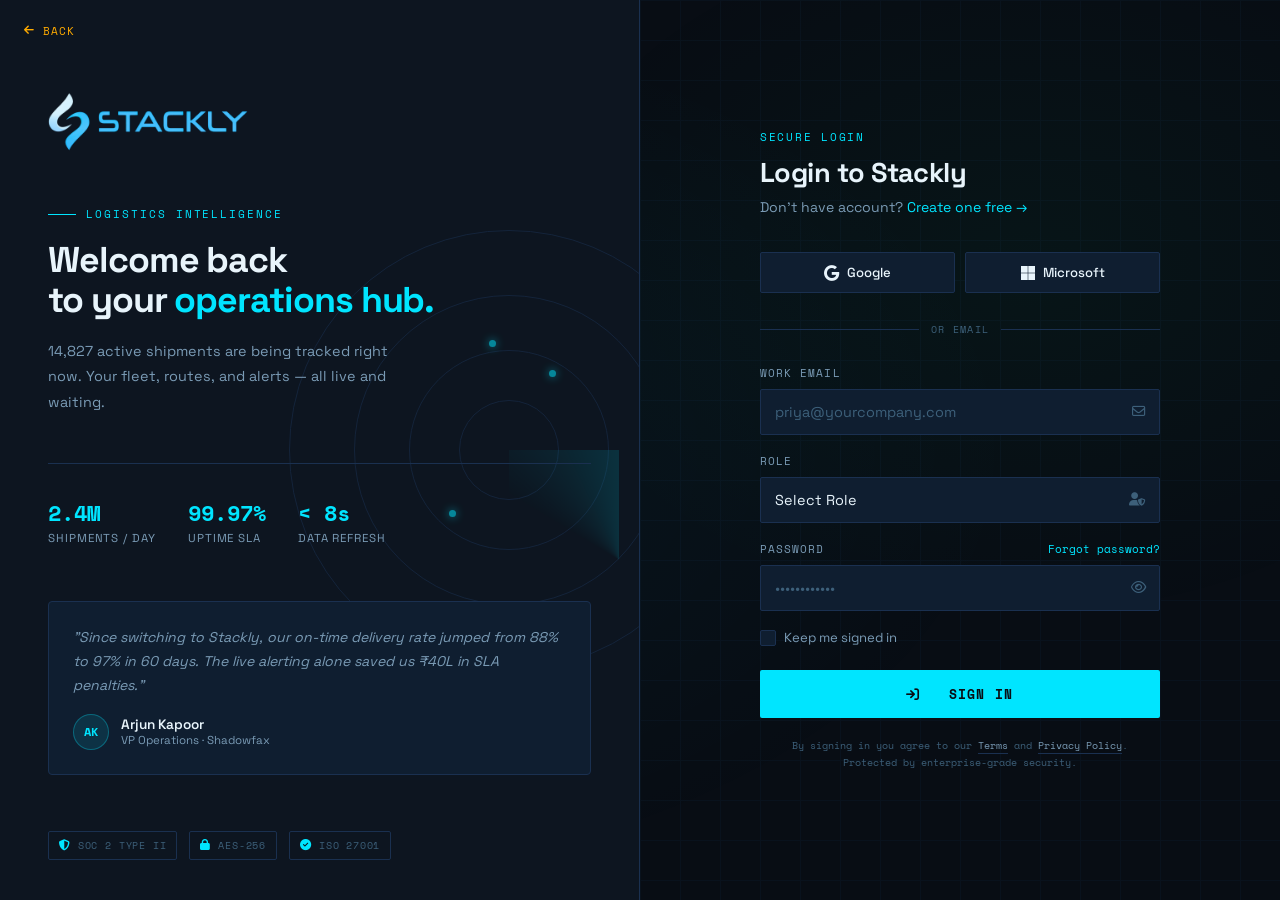
<file: login.html>
<!DOCTYPE html>
<html lang="en">
<head>
  <meta charset="UTF-8"/>
  <meta name="viewport" content="width=device-width, initial-scale=1.0"/>
  <title>Stackly — Login</title>
  <link href="https://fonts.googleapis.com/css2?family=Space+Grotesk:wght@300;400;500;600;700&family=Space+Mono:wght@400;700&display=swap" rel="stylesheet"/>
  <link rel="stylesheet" href="https://cdnjs.cloudflare.com/ajax/libs/font-awesome/6.5.0/css/all.min.css"/>
  <link rel="stylesheet" href="login.css">
</head>
<body>

<a class="back-link" href="home.html"><i class="fa-solid fa-arrow-left"></i> Back</a>

<div class="page">

  <!-- BRAND PANEL -->
  <div class="brand-panel">
    <div class="brand-radar">
      <div class="radar-ring rr1"></div><div class="radar-ring rr2"></div>
      <div class="radar-ring rr3"></div><div class="radar-ring rr4"></div>
      <div class="radar-sweep"></div>
      <div class="radar-dot rd1"></div><div class="radar-dot rd2"></div><div class="radar-dot rd3"></div>
    </div>
    <div class="brand-logo">
      <a href="./home.html">
        <img src="./src/Untitled design-compressed.webp" alt="">
      </a>
  </div>
    <div class="brand-content">
      <div class="brand-eyebrow">Logistics Intelligence</div>
      <h2 class="brand-title">Welcome back<br>to your <span>operations hub.</span></h2>
      <p class="brand-sub">14,827 active shipments are being tracked right now. Your fleet, routes, and alerts — all live and waiting.</p>
      <div class="brand-stats">
        <div><div class="bstat-val">2.4M</div><div class="bstat-lbl">Shipments / Day</div></div>
        <div><div class="bstat-val">99.97%</div><div class="bstat-lbl">Uptime SLA</div></div>
        <div><div class="bstat-val">&lt; 8s</div><div class="bstat-lbl">Data Refresh</div></div>
      </div>
    </div>
    <div class="brand-testimonial">
      <p class="testimonial-text">"Since switching to Stackly, our on-time delivery rate jumped from 88% to 97% in 60 days. The live alerting alone saved us ₹40L in SLA penalties."</p>
      <div class="testimonial-author">
        <div class="t-avatar">AK</div>
        <div><div class="t-name">Arjun Kapoor</div><div class="t-role">VP Operations · Shadowfax</div></div>
      </div>
    </div>
    <div class="trust-badges">
      <div class="trust-badge"><i class="fa-solid fa-shield-halved"></i> SOC 2 Type II</div>
      <div class="trust-badge"><i class="fa-solid fa-lock"></i> AES-256</div>
      <div class="trust-badge"><i class="fa-solid fa-circle-check"></i> ISO 27001</div>
    </div>
  </div>

  <!-- FORM PANEL -->
  <div class="form-panel">
    <div class="form-box">

      <div class="mobile-logo">
        <a href="./home.html">
          <img src="./src/Untitled design-compressed.webp" alt="">
        </a>
  </div>

      <div class="form-header">
        <div class="form-tag">Secure Login</div>
        <h1 class="form-title">Login to Stackly</h1>
        <p class="form-subtitle">Don't have account? <a href="signup.html">Create one free →</a></p>
      </div>

      <div class="social-btns">
        <button class="social-btn" ><i class="fa-brands fa-google"></i> Google</button>
        <button class="social-btn"><i class="fa-brands fa-microsoft"></i> Microsoft</button>
      </div>

      <div class="divider">
        <div class="divider-line"></div>
        <span class="divider-txt">or email</span>
        <div class="divider-line"></div>
      </div>

     <form id="loginForm" novalidate>

  <!-- Email -->
  <div class="field">
    <div class="field-label">
      <span>Work Email</span>
    </div>

    <div class="input-wrap">
      <input
        class="field-input"
        type="email"
        id="email"
        placeholder="priya@yourcompany.com"
        autocomplete="email"
      />
      <i class="fa-regular fa-envelope input-icon" id="emailIcon"></i>
    </div>

    <div class="field-error" id="emailError">
      Please enter a valid email address.
    </div>
  </div>

  <!-- Role Dropdown -->
  <div class="field">
    <div class="field-label">
      <span>Role</span>
    </div>

    <div class="input-wrap">
      <select class="field-input" id="role">
        <option value="">Select Role</option>
        <option value="admin">Admin</option>
        <option value="user">User</option>
      </select>

      <i class="fa-solid fa-user-shield input-icon"></i>
    </div>

    <div class="field-error" id="roleError">
      Please select a role.
    </div>
  </div>

  <!-- Password -->
  <div class="field">
    <div class="field-label">
      <span>Password</span>

      <a href="#"
         onclick="showToast('Reset link sent','Check your inbox for a password reset link.')">
        Forgot password?
      </a>
    </div>

    <div class="input-wrap">
      <input
        class="field-input"
        type="password"
        id="password"
        placeholder="••••••••••••"
        autocomplete="current-password"
      />

      <i class="fa-regular fa-eye toggle-pw"
         id="togglePw"
         onclick="togglePassword()"></i>
    </div>

    <div class="field-error" id="pwError">
      Password must be at least 8 characters.
    </div>
  </div>

  <!-- Remember Me -->
  <div class="remember-row">
    <label class="checkbox-wrap">
      <input
        class="checkbox-input"
        type="checkbox"
        id="remember"
      />
      <span class="checkbox-label">Keep me signed in</span>
    </label>
  </div>

  <!-- Submit Button -->
  <button class="submit-btn" type="submit" id="submitBtn">
    <span class="btn-spinner"></span>
    <span class="btn-text">
      <i class="fa-solid fa-arrow-right-to-bracket"></i>
      &nbsp; Sign In
    </span>
  </button>

</form>


      <div class="form-footer-note">
        By signing in you agree to our <a href="./404.html">Terms</a> and <a href="./404.html">Privacy Policy</a>.<br>Protected by enterprise-grade security.
      </div>
    </div>
  </div>
</div>

<div class="toast-container" id="toastContainer"></div>

<script>
function togglePassword(){
  const i=document.getElementById('password'),ic=document.getElementById('togglePw');
  if(i.type==='password'){i.type='text';ic.className='fa-regular fa-eye-slash toggle-pw';}
  else{i.type='password';ic.className='fa-regular fa-eye toggle-pw';}
}
document.querySelectorAll('.social-btn').forEach(btn => {
  btn.addEventListener('click', () => {
    window.location.href = '404.html';
  });
});document.getElementById("loginForm").addEventListener("submit", function (e) {
  e.preventDefault();

  const email = document.getElementById("email").value.trim();
  const password = document.getElementById("password").value.trim();
  const role = document.getElementById("role").value;

  let isValid = true;

  // Email Validation
  const emailPattern = /^[^\s@]+@[^\s@]+\.[^\s@]+$/;
  if (!emailPattern.test(email)) {
    document.getElementById("emailError").style.display = "block";
    isValid = false;
  } else {
    document.getElementById("emailError").style.display = "none";
  }

  // Role Validation
  if (role === "") {
    document.getElementById("roleError").style.display = "block";
    isValid = false;
  } else {
    document.getElementById("roleError").style.display = "none";
  }

  // Password Validation
  if (password.length < 8) {
    document.getElementById("pwError").style.display = "block";
    isValid = false;
  } else {
    document.getElementById("pwError").style.display = "none";
  }

  if (!isValid) return;





const emailId = document.getElementById("email").value;
localStorage.setItem("userEmail", emailId);  // Redirect based on role
  if (role === "admin") {
    window.location.href = "admin.html";
  } else {
    window.location.href = "user.html";
  }
}); 
function showToast(title,msg){
  const c=document.getElementById('toastContainer');
  const t=document.createElement('div');t.className='toast';
  t.innerHTML='<div class="toast-title">'+title+'</div><div class="toast-msg">'+msg+'</div>';
  t.onclick=()=>{t.classList.add('removing');setTimeout(()=>t.remove(),300);};
  c.appendChild(t);setTimeout(()=>{t.classList.add('removing');setTimeout(()=>t.remove(),300);},4000);
}
</script>
</body>
</html>
</file>
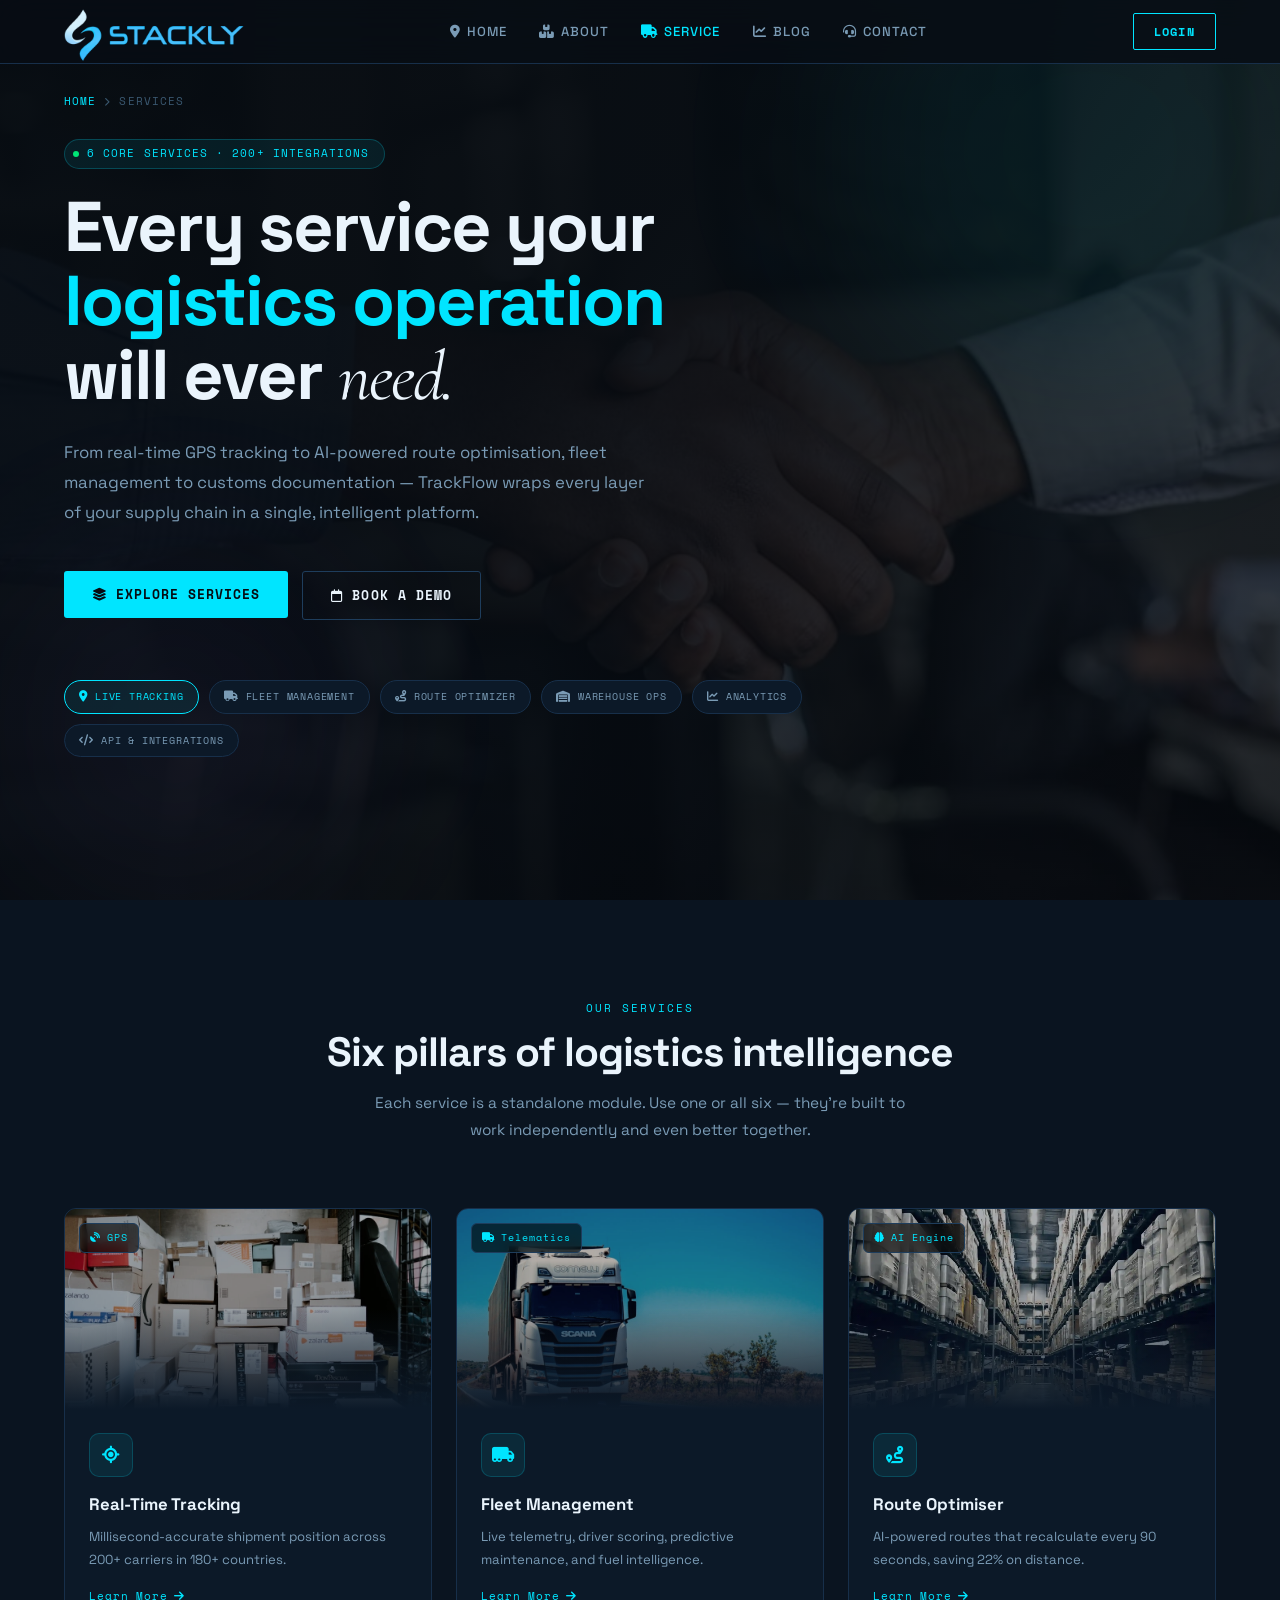
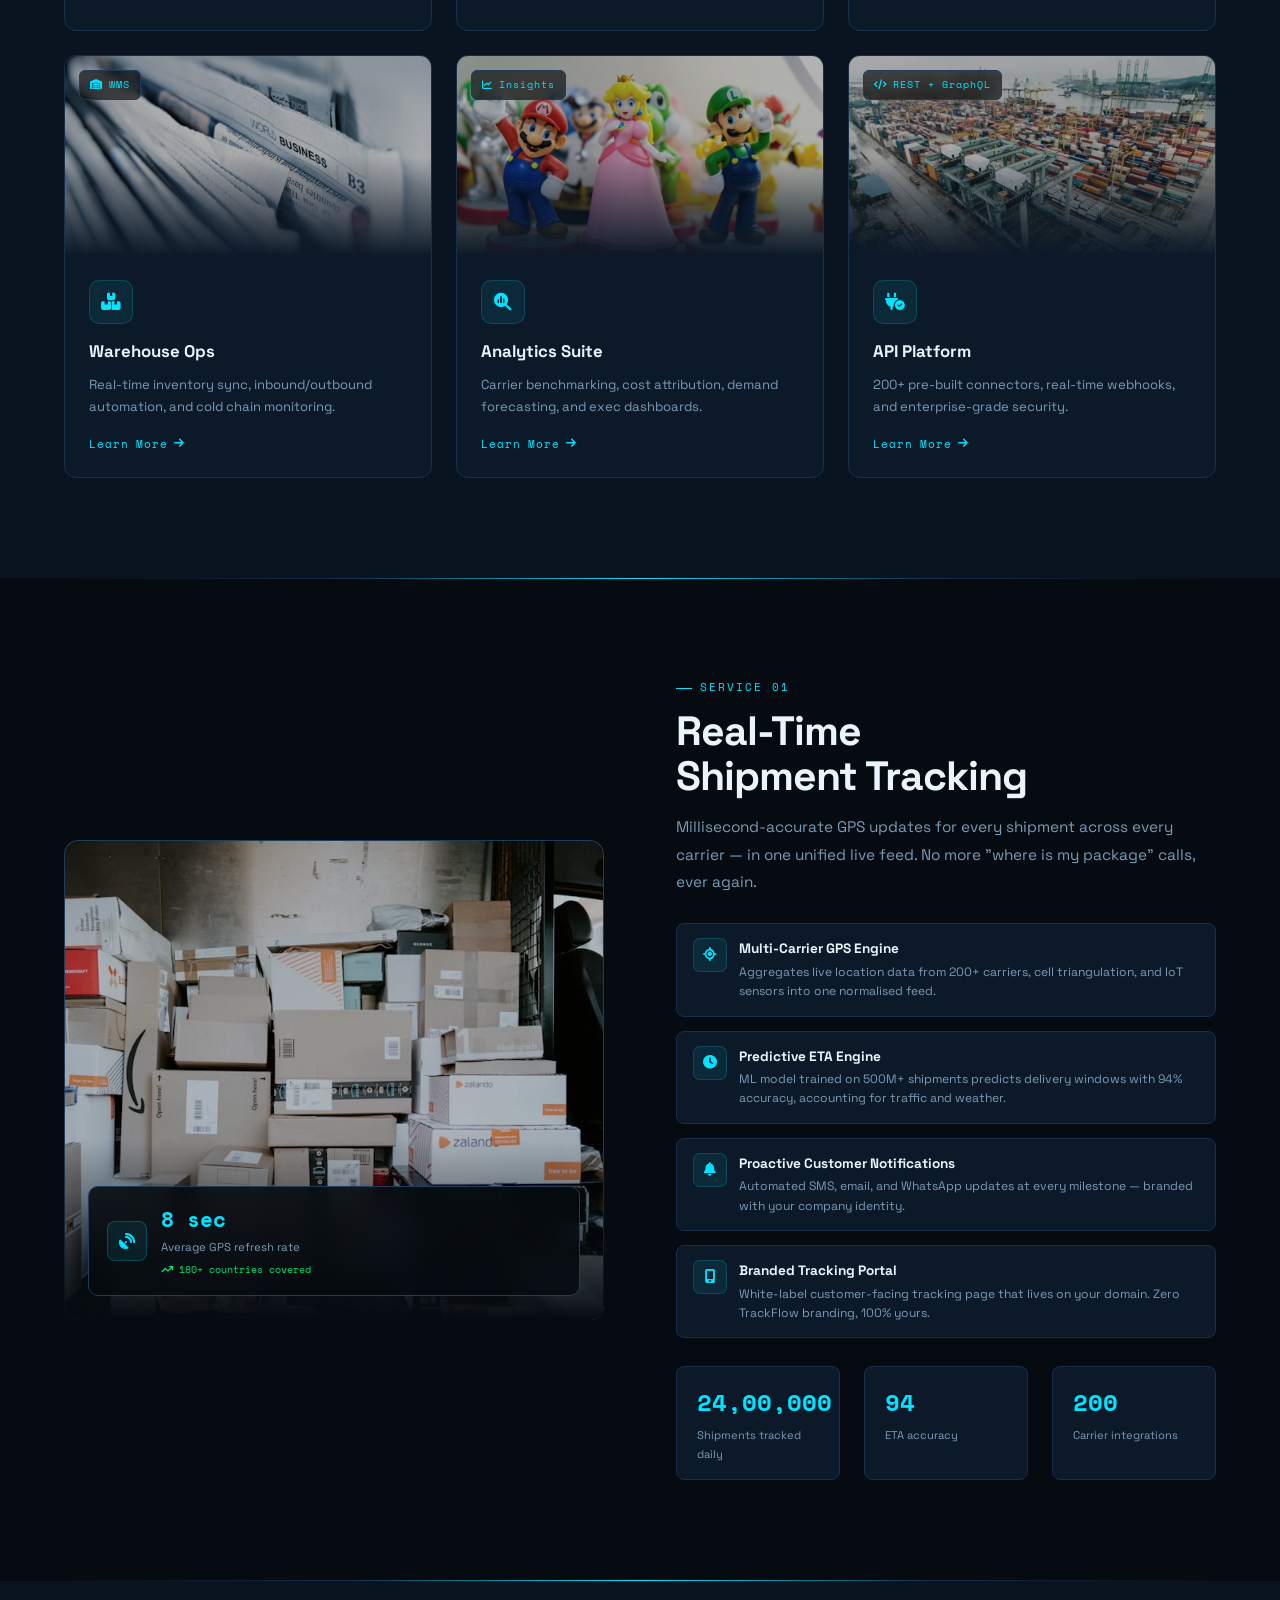
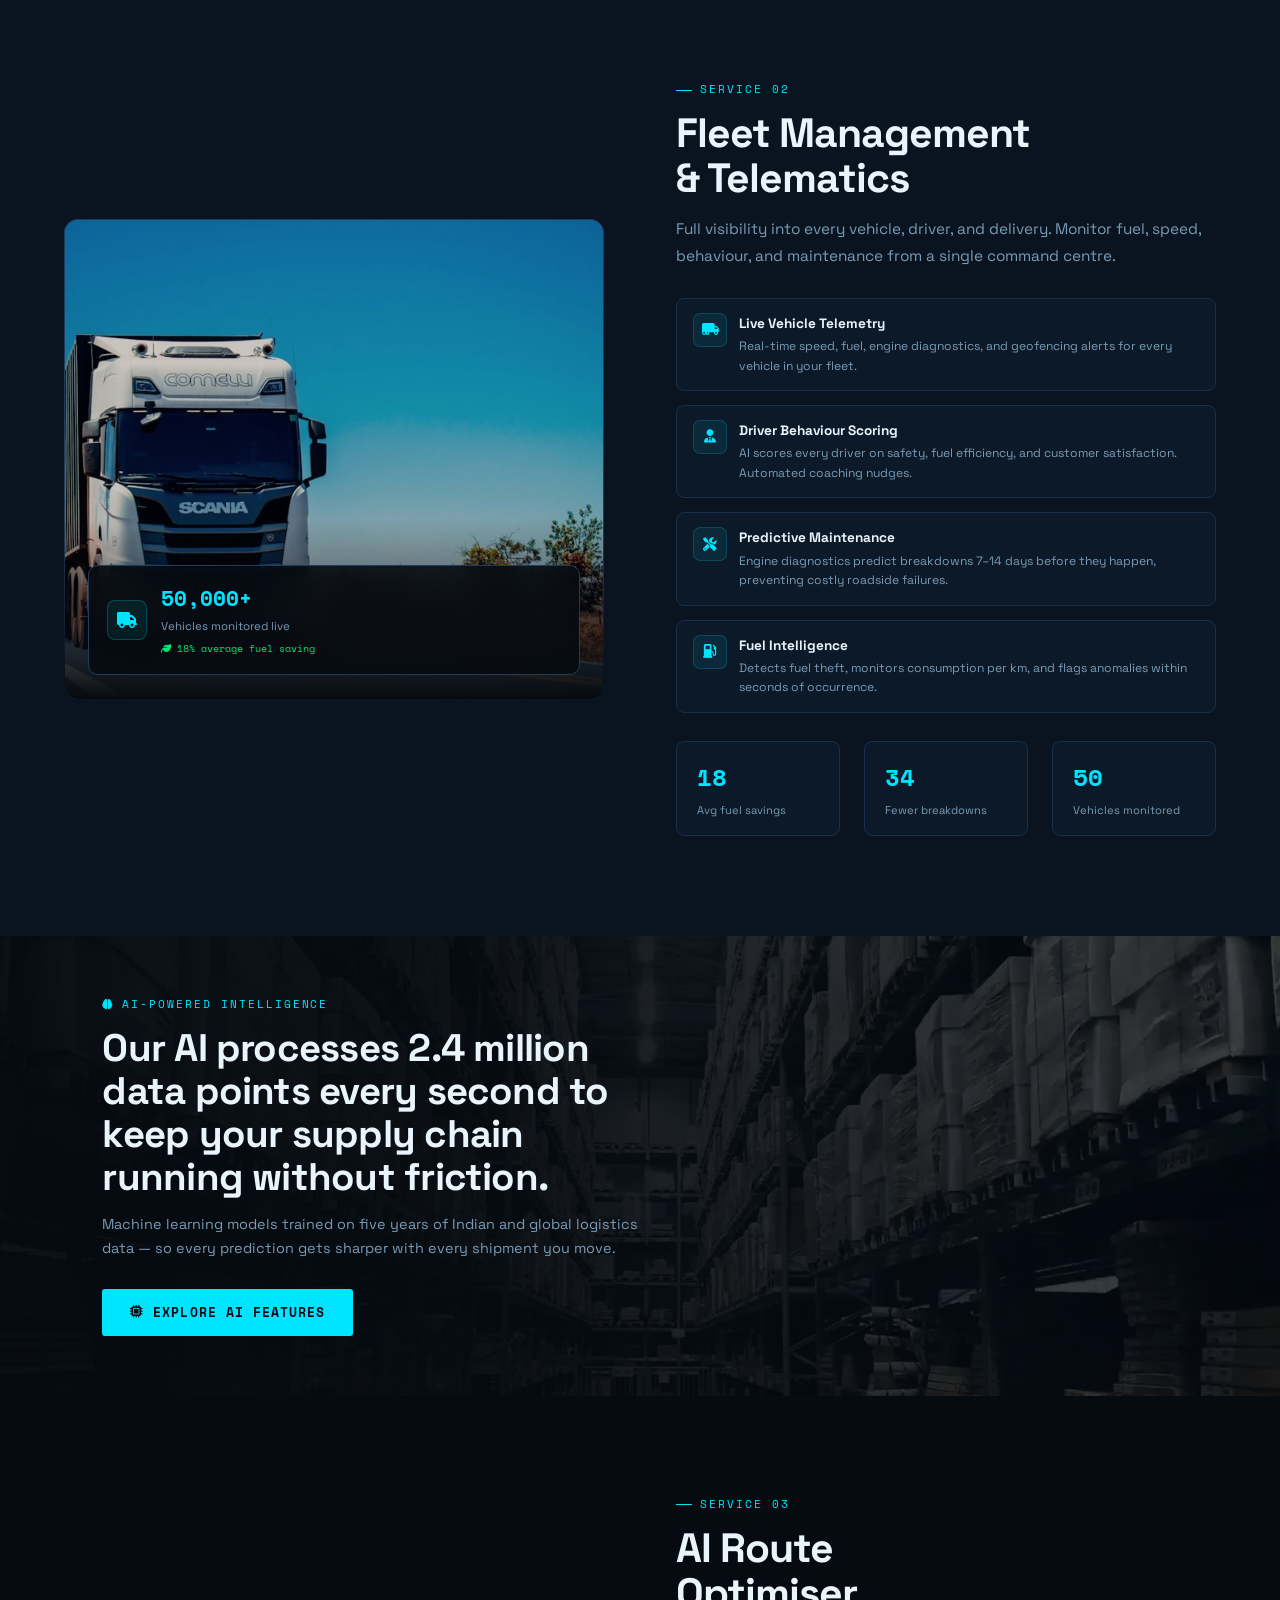
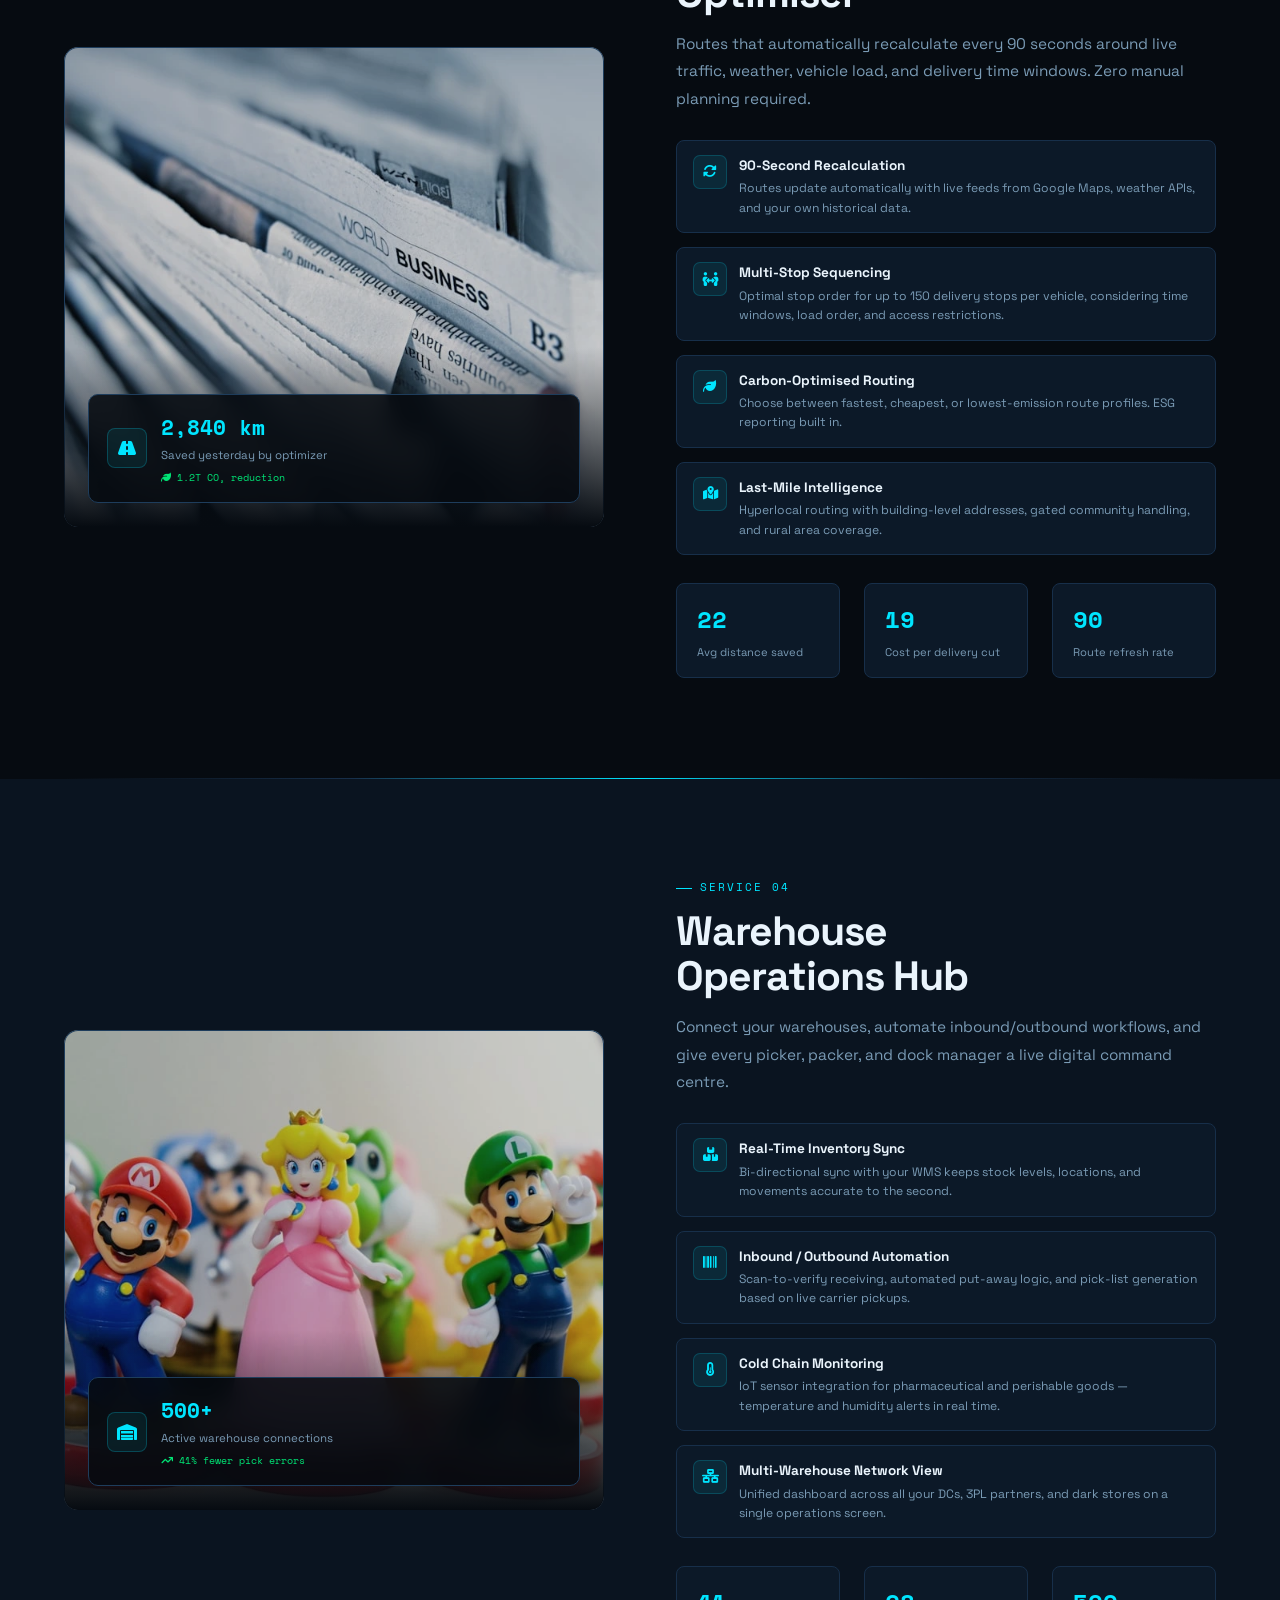
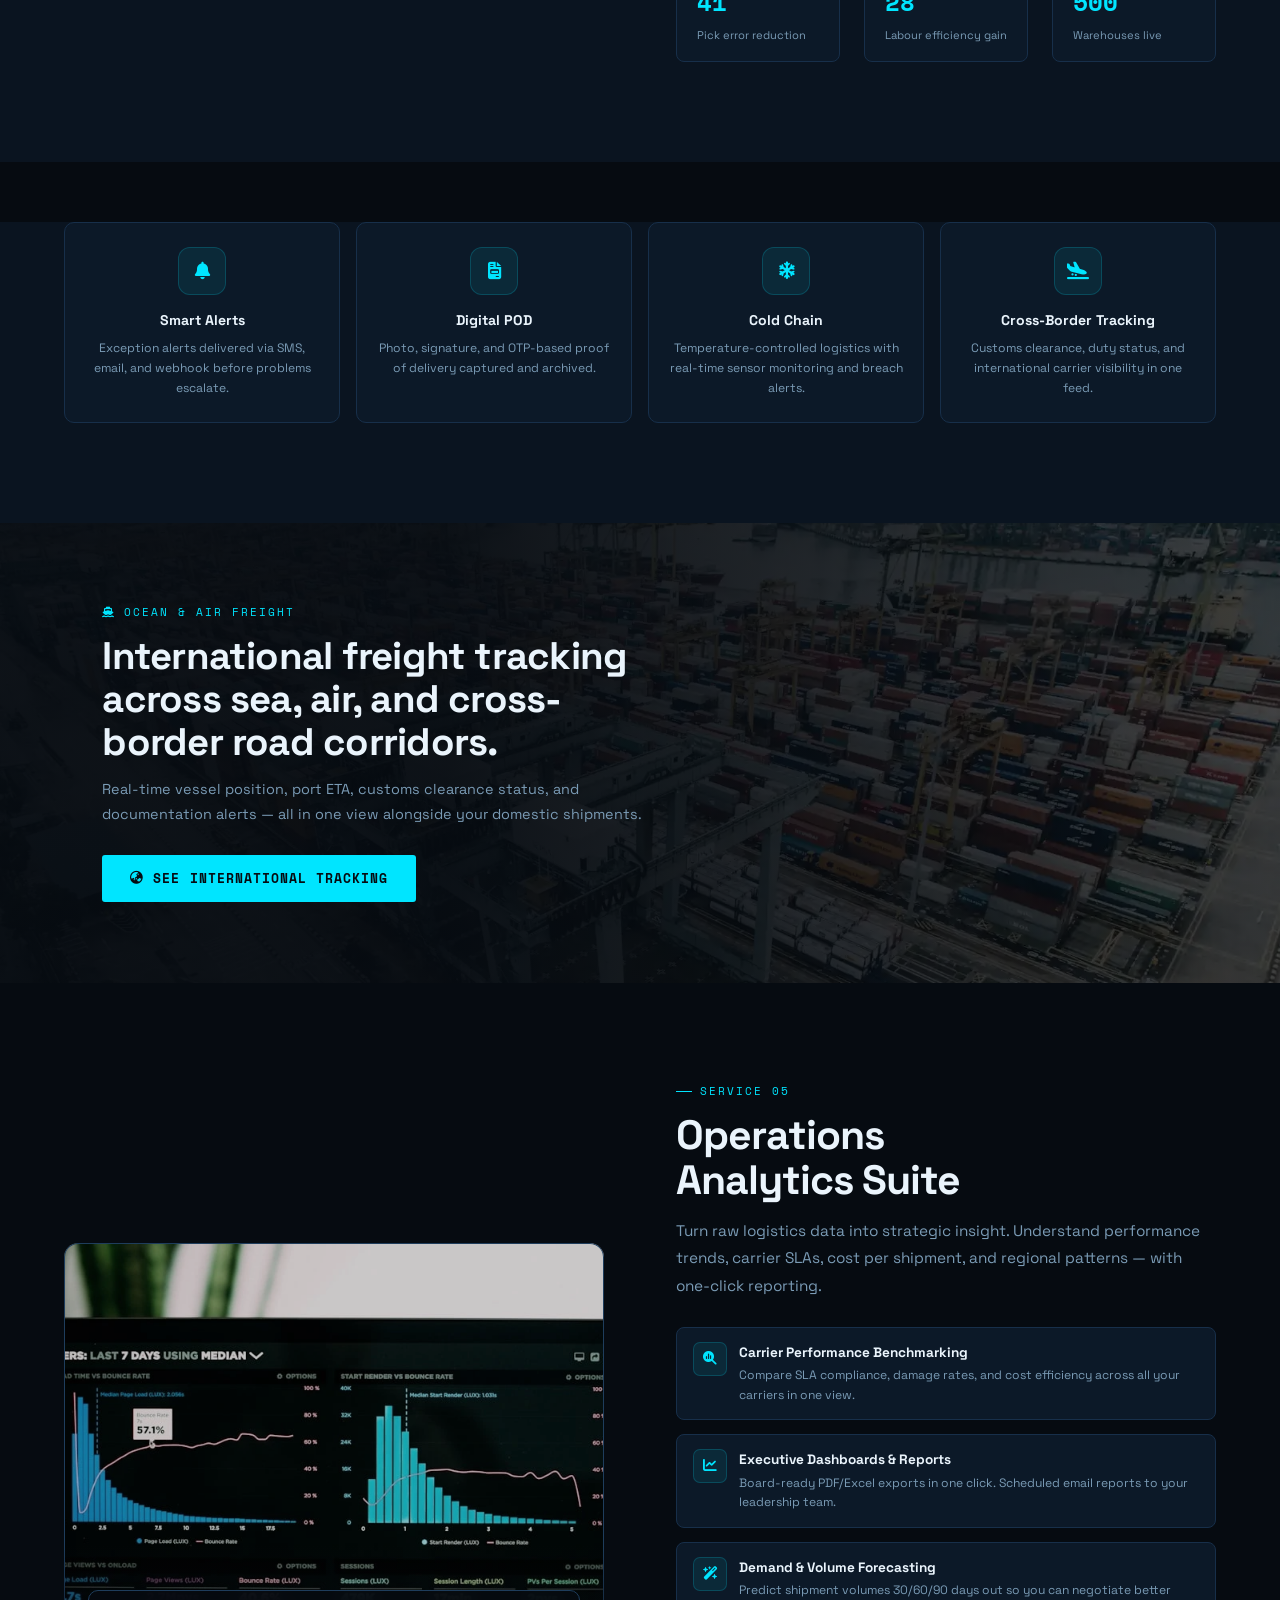
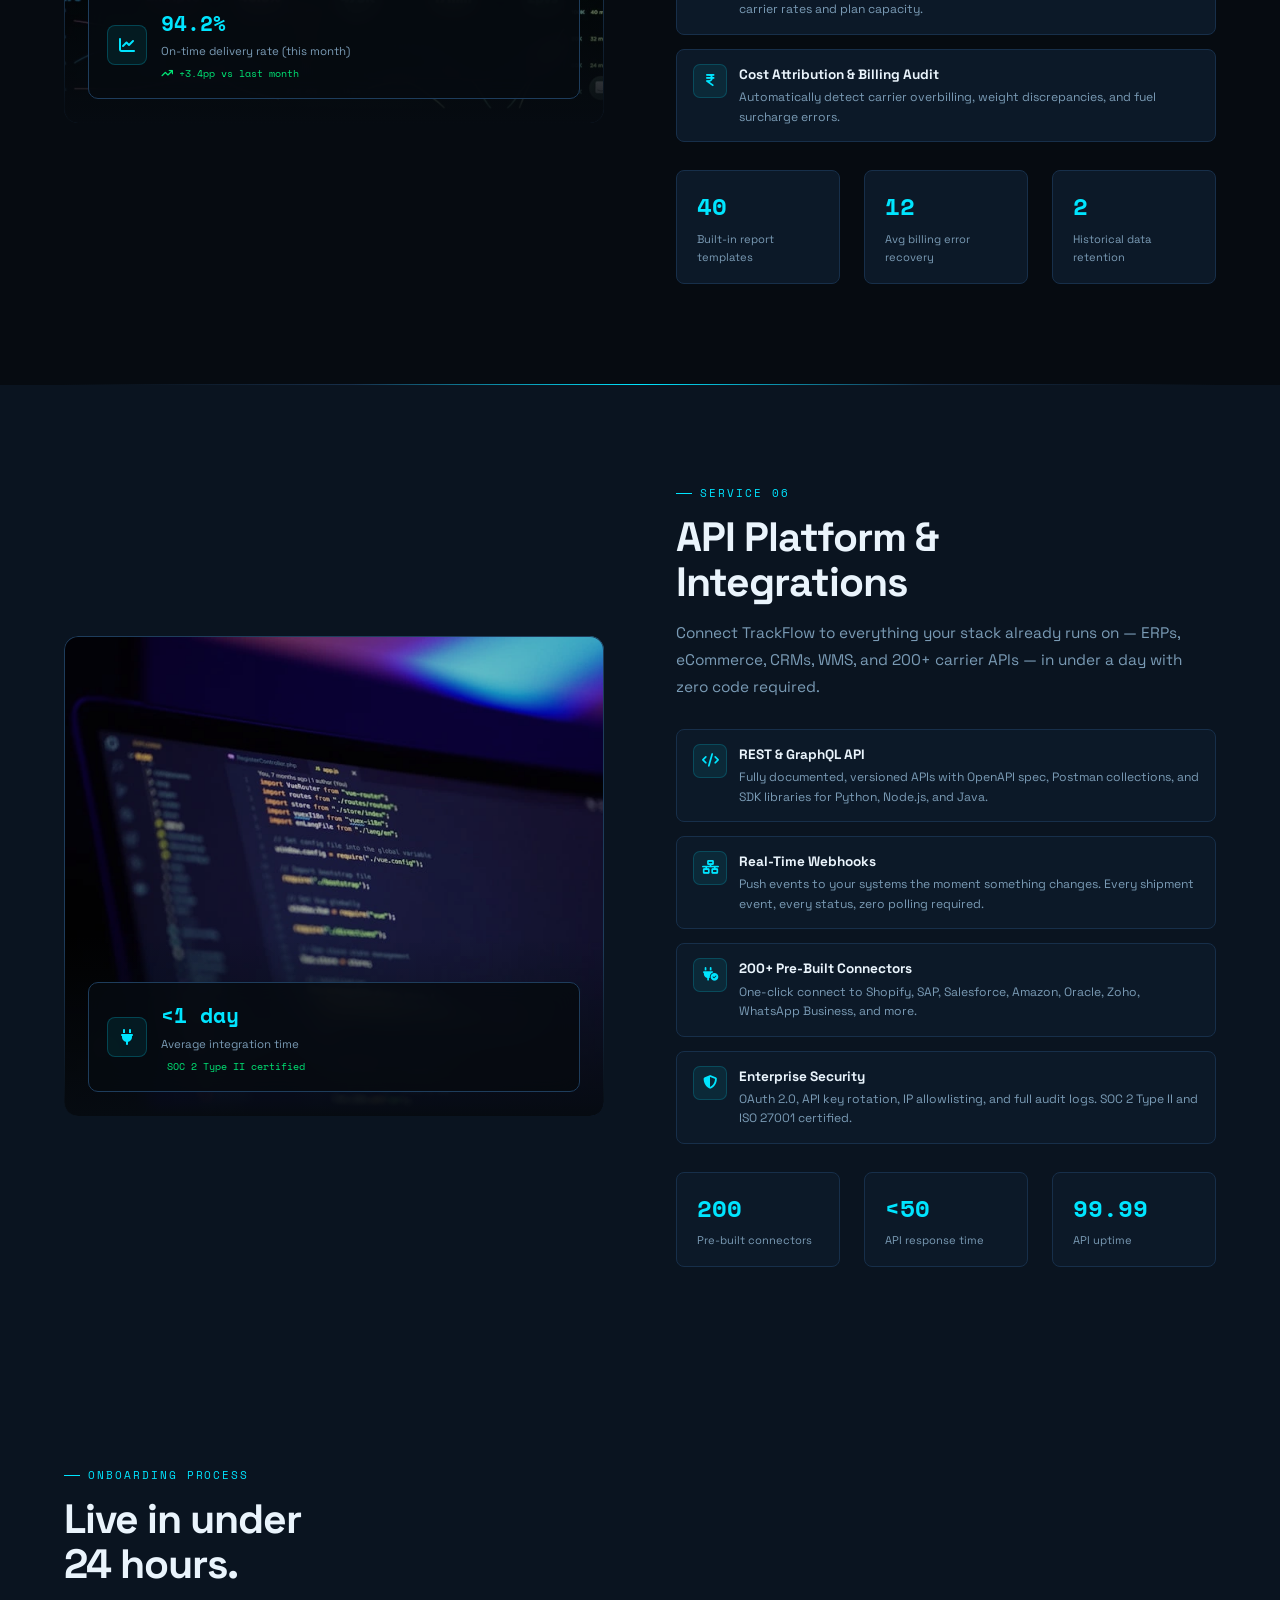
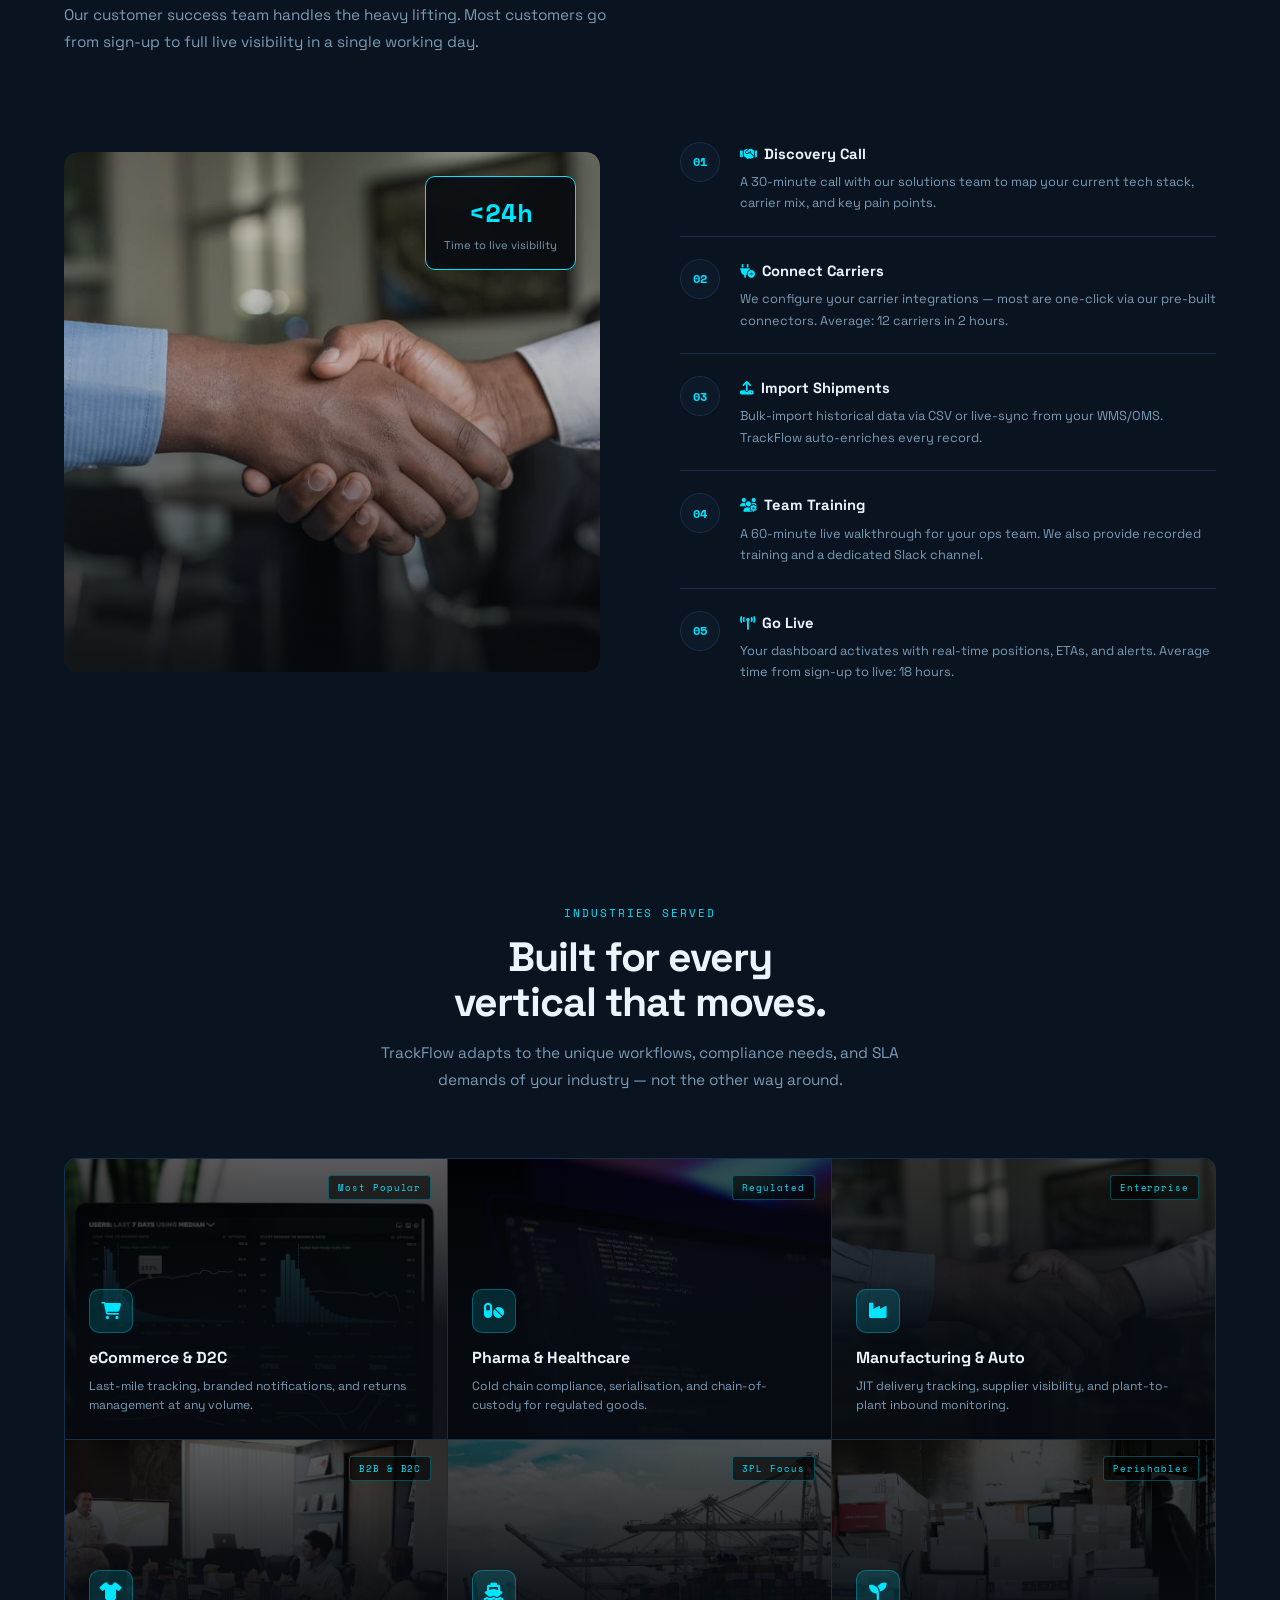
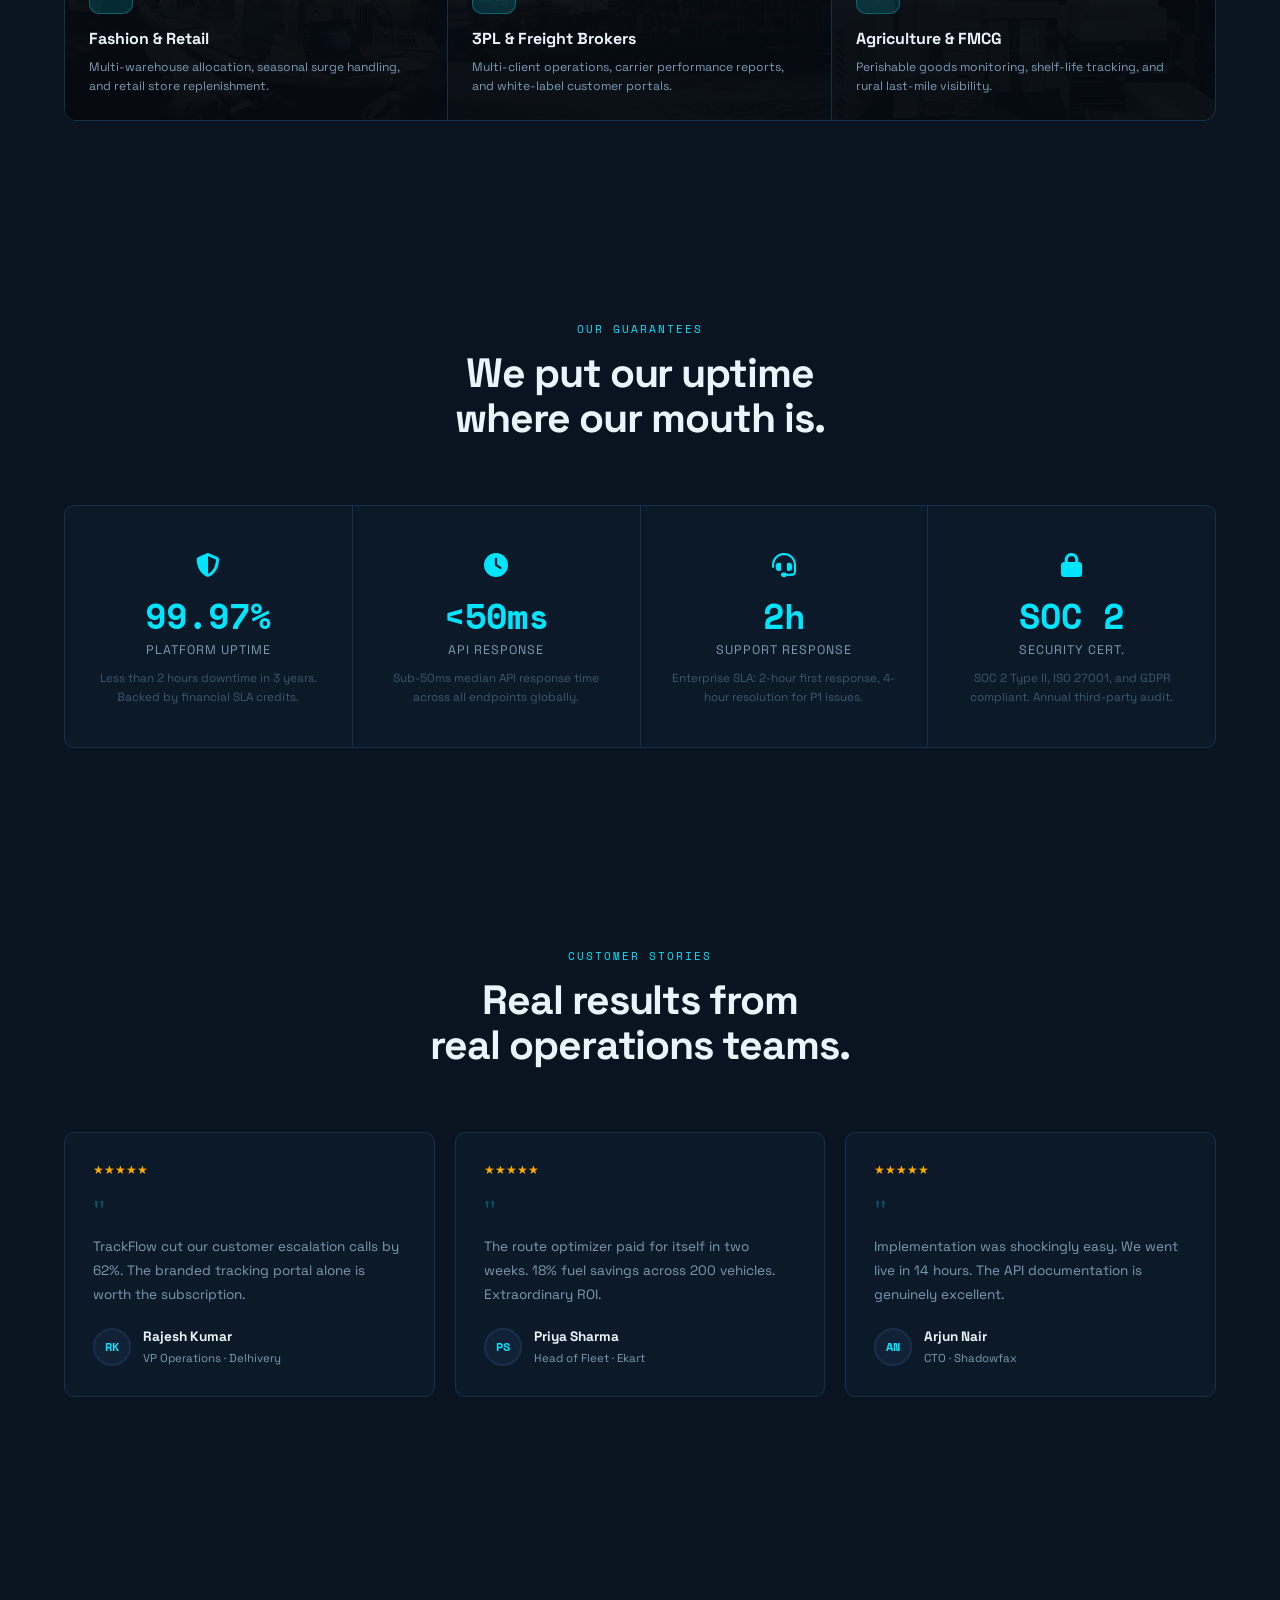
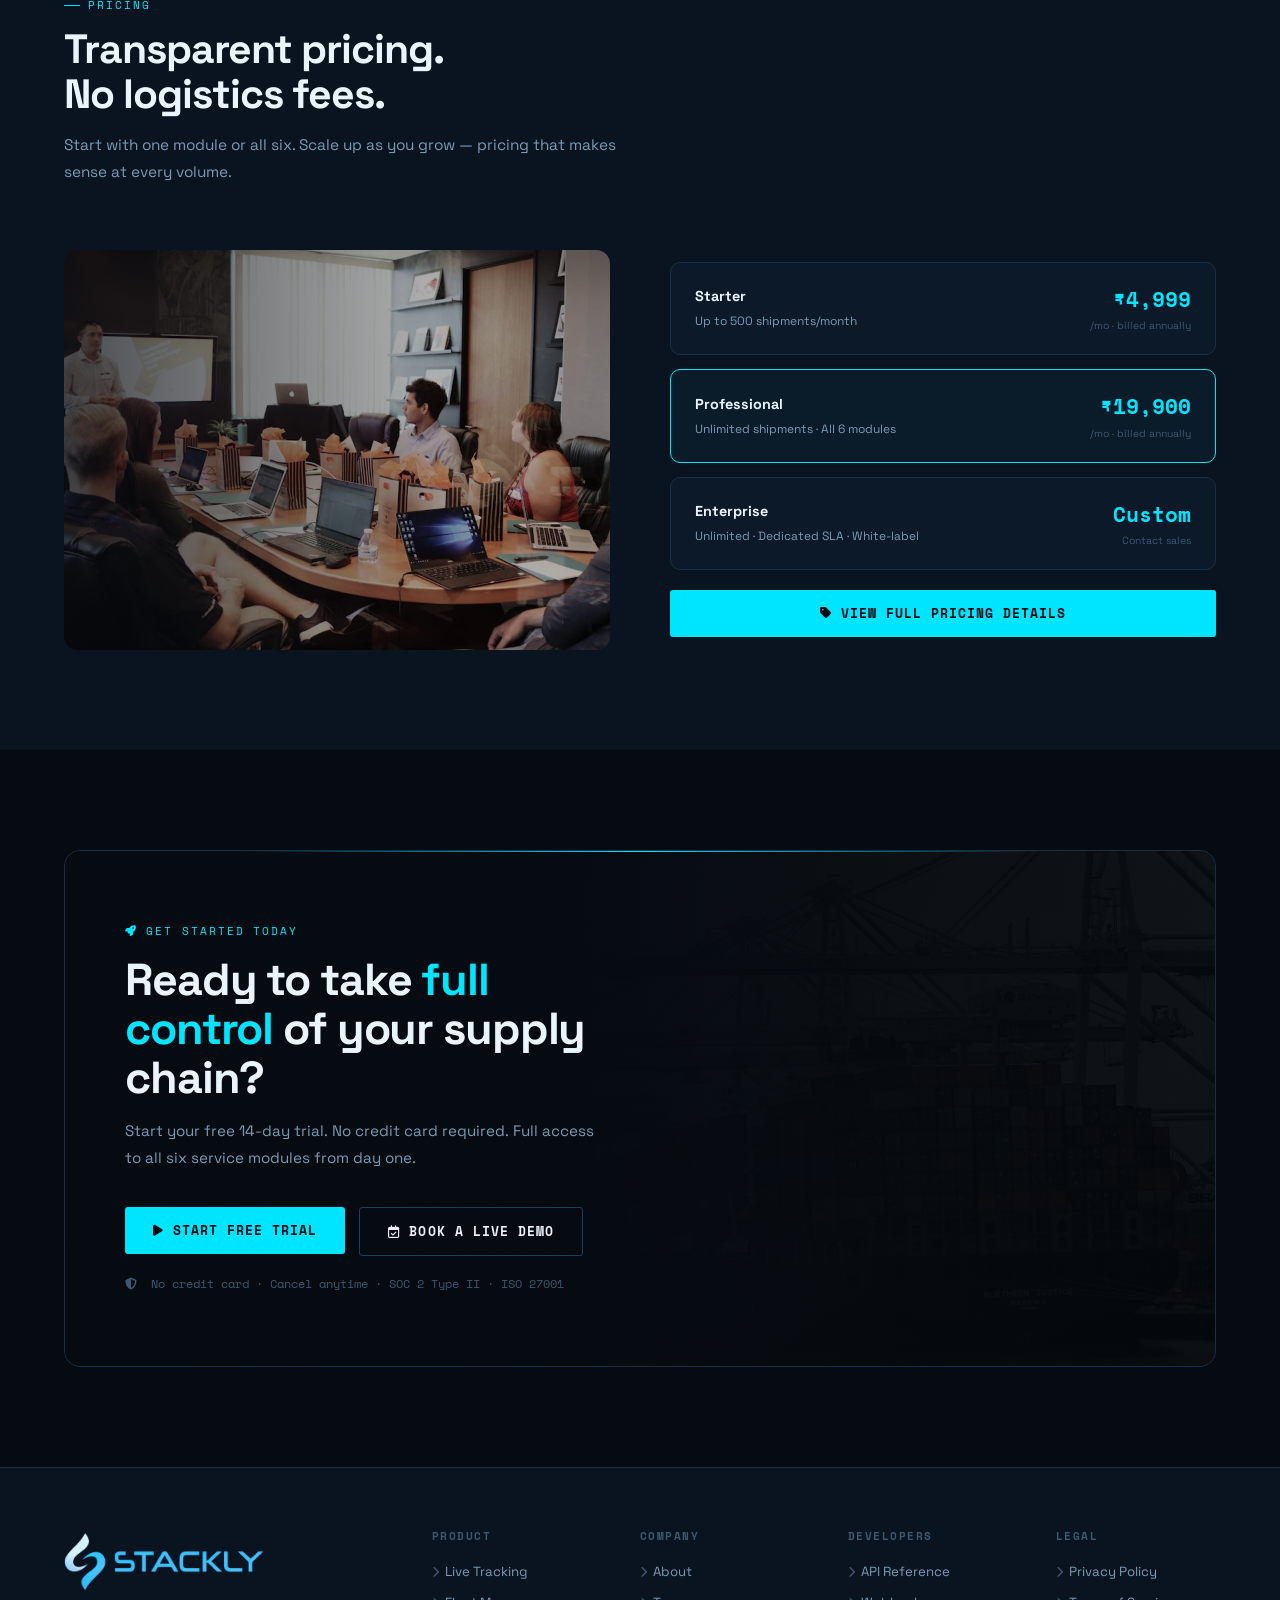
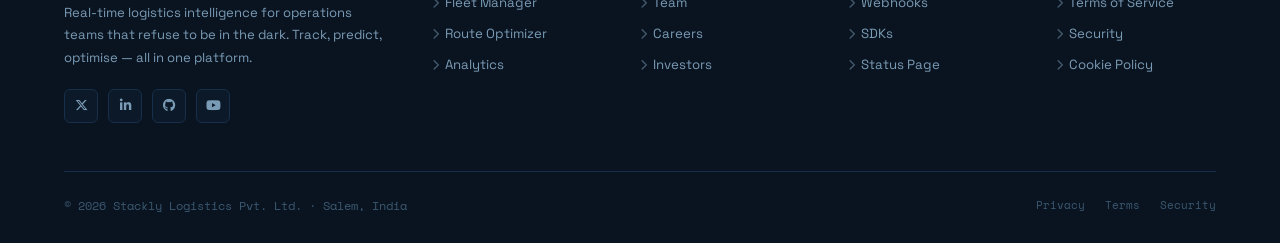
<file: service.html>
<!DOCTYPE html>
<html lang="en">
<head>
  <meta charset="UTF-8"/>
  <meta name="viewport" content="width=device-width, initial-scale=1.0"/>
  <title>Services — TrackFlow Logistics Intelligence</title>
  <link href="https://fonts.googleapis.com/css2?family=Space+Grotesk:wght@300;400;500;600;700;800&family=Space+Mono:wght@400;700&family=Cormorant+Garamond:ital,wght@0,400;0,600;1,400&display=swap" rel="stylesheet"/>
  <link rel="stylesheet" href="https://cdnjs.cloudflare.com/ajax/libs/font-awesome/6.5.0/css/all.min.css"/>
  <link rel="stylesheet" href="service.css">
</head>
<body>

<!-- ── NAV ────────────────────────────────────────────────── -->
<nav class="nav" id="mainNav">
  <div class="nav-logo">
   <a href="./home.html">
      <img src="./src/Untitled design-compressed.webp" alt="">
    </a>
  </div>
  <div class="nav-links">
    <a href="./home.html"><i class="fa-solid fa-location-dot"></i> Home</a>
    <a href="./about.html"><i class="fa-solid fa-boxes-stacked"></i> ABOUT</a>
    <a href="./service.html" style="color:#00e5ff;"><i class="fa-solid fa-truck"></i> SERVICE</a>
    <a href="./blog.html"><i class="fa-solid fa-chart-line"></i>BLOG</a>
    <a href="./contact.html"><i class="fa-solid fa-headset"></i> Contact</a>
  </div>
  <div class="login-btn desktop">
    <a href="./login.html">
      <button class="nav-cta">Login</button>
    </a>
  </div>
  <div class="hamburger" id="hamburger" onclick="toggleMobileNav()">
    <span></span><span></span><span></span>
  </div>
</nav>

<!-- Mobile Nav -->
<div id="mobileNav" >
  <div>
    <a href="./home.html" onclick="closeMobileNav()" style="color:var(--text-1);font-weight:600;">Home</a>
    <a href="./about.html" onclick="closeMobileNav()" style="color:var(--text-1);font-weight:600;">ABOUT</a>
    <a href="./service.html" onclick="closeMobileNav()" style="color:#00e5ff;font-weight:600;">SERVICE</a>
    <a href="./blog.html" onclick="closeMobileNav()" style="color:var(--text-1);font-weight:600;">BLOG</a>
    <a href="./contact.html" onclick="closeMobileNav()" style="color:var(--text-1);font-weight:600;">Contact</a>
  </div>
  <div class="login-btn mobile-btn">
    <a href="./login.html">
      <button class="nav-cta">Login</button>
    </a>
  </div>
</div>
<!-- ════════════════════════════════════════════════
     HERO
════════════════════════════════════════════════ -->
<section id="hero">
  <div class="hero-bg-img"></div>
  <div class="hero-overlay"></div>
  <div class="orb orb-1"></div>
  <div class="orb orb-2"></div>
  <div class="hero-inner">
    <div class="hero-breadcrumb reveal">
      <a href="home.html">Home</a>
      <i class="fa-solid fa-chevron-right"></i>
      <span>Services</span>
    </div>
    <div class="hero-pill reveal d1"><div class="pill-dot"></div> 6 Core Services · 200+ Integrations</div>
    <h1 class="hero-title reveal d2">
      Every service your<br>
      <span class="accent">logistics operation</span><br>
      will ever <span class="serif">need.</span>
    </h1>
    <p class="hero-sub reveal d3">
      From real-time GPS tracking to AI-powered route optimisation, fleet management to customs documentation — TrackFlow wraps every layer of your supply chain in a single, intelligent platform.
    </p>
    <div class="hero-actions reveal d4">
      <a href="./404.html" >
        <button class="btn-primary" onclick="document.getElementById('overview').scrollIntoView({behavior:'smooth'})">
          <i class="fa-solid fa-layer-group"></i> Explore Services
        </button>
      </a>
      <a href="./404.html" >
        <button class="btn-outline" onclick="showToast('Demo Booked','Our team will contact you within 2 hours.')">
          <i class="fa-regular fa-calendar"></i> Book a Demo
        </button>
      </a>
    </div>
    <div class="hero-service-chips reveal d5">
      <div class="service-chip active" onclick="scrollToSvc('service-tracking')"><i class="fa-solid fa-location-dot"></i> Live Tracking</div>
      <div class="service-chip" onclick="scrollToSvc('service-fleet')"><i class="fa-solid fa-truck"></i> Fleet Management</div>
      <div class="service-chip" onclick="scrollToSvc('service-route')"><i class="fa-solid fa-route"></i> Route Optimizer</div>
      <div class="service-chip" onclick="scrollToSvc('service-warehouse')"><i class="fa-solid fa-warehouse"></i> Warehouse Ops</div>
      <div class="service-chip" onclick="scrollToSvc('service-analytics')"><i class="fa-solid fa-chart-line"></i> Analytics</div>
      <div class="service-chip" onclick="scrollToSvc('service-api')"><i class="fa-solid fa-code"></i> API & Integrations</div>
    </div>
  </div>
</section>

<!-- ════════════════════════════════════════════════
     OVERVIEW CARDS
════════════════════════════════════════════════ -->
<section id="overview">
  <div class="section-header center">
    <div class="section-tag reveal">Our Services</div>
    <h2 class="section-title reveal d1">Six pillars of logistics intelligence</h2>
    <p class="section-sub reveal d2">Each service is a standalone module. Use one or all six — they're built to work independently and even better together.</p>
  </div>
  <div class="overview-grid" id="overviewGrid"></div>
</section>

<!-- ════════════════════════════════════════════════
     SERVICE 1 — REAL-TIME TRACKING
════════════════════════════════════════════════ -->
<div class="section-divider"></div>
<section id="service-tracking">
  <div class="svc-layout">
    <div class="svc-img-wrap reveal-left">
      <img src="./src/image_2-compressed.webp" alt="Real-time shipment tracking dashboard" loading="lazy"/>
      <div class="svc-img-glow"></div>
      <div class="img-float-card">
        <div class="img-float-icon"><i class="fa-solid fa-satellite-dish"></i></div>
        <div>
          <div class="img-float-val">8 sec</div>
          <div class="img-float-lbl">Average GPS refresh rate</div>
          <div class="img-float-delta"><i class="fa-solid fa-arrow-trend-up"></i> 180+ countries covered</div>
        </div>
      </div>
    </div>
    <div class="svc-content reveal-right d2">
      <div class="section-tag">Service 01</div>
      <h2 class="section-title">Real-Time<br>Shipment Tracking</h2>
      <p class="section-sub">Millisecond-accurate GPS updates for every shipment across every carrier — in one unified live feed. No more "where is my package" calls, ever again.</p>
      <div class="svc-features">
        <div class="svc-feat">
          <div class="svc-feat-icon"><i class="fa-solid fa-location-crosshairs"></i></div>
          <div><div class="svc-feat-title">Multi-Carrier GPS Engine</div><div class="svc-feat-desc">Aggregates live location data from 200+ carriers, cell triangulation, and IoT sensors into one normalised feed.</div></div>
        </div>
        <div class="svc-feat">
          <div class="svc-feat-icon"><i class="fa-solid fa-clock"></i></div>
          <div><div class="svc-feat-title">Predictive ETA Engine</div><div class="svc-feat-desc">ML model trained on 500M+ shipments predicts delivery windows with 94% accuracy, accounting for traffic and weather.</div></div>
        </div>
        <div class="svc-feat">
          <div class="svc-feat-icon"><i class="fa-solid fa-bell"></i></div>
          <div><div class="svc-feat-title">Proactive Customer Notifications</div><div class="svc-feat-desc">Automated SMS, email, and WhatsApp updates at every milestone — branded with your company identity.</div></div>
        </div>
        <div class="svc-feat">
          <div class="svc-feat-icon"><i class="fa-solid fa-mobile-screen"></i></div>
          <div><div class="svc-feat-title">Branded Tracking Portal</div><div class="svc-feat-desc">White-label customer-facing tracking page that lives on your domain. Zero TrackFlow branding, 100% yours.</div></div>
        </div>
      </div>
      <div class="svc-stat-row">
        <div class="svc-stat"><div class="svc-stat-val" data-target="2400000">0</div><div class="svc-stat-lbl">Shipments tracked daily</div></div>
        <div class="svc-stat"><div class="svc-stat-val" data-suffix="%">94</div><div class="svc-stat-lbl">ETA accuracy</div></div>
        <div class="svc-stat"><div class="svc-stat-val" data-suffix="+">200</div><div class="svc-stat-lbl">Carrier integrations</div></div>
      </div>
    </div>
  </div>
</section>

<!-- ════════════════════════════════════════════════
     SERVICE 2 — FLEET MANAGEMENT
════════════════════════════════════════════════ -->
<div class="section-divider"></div>
<section id="service-fleet" style="background:var(--bg-2);">
  <div class="svc-layout reverse">
    <div class="svc-content reveal-left">
      <div class="section-tag">Service 02</div>
      <h2 class="section-title">Fleet Management<br>& Telematics</h2>
      <p class="section-sub">Full visibility into every vehicle, driver, and delivery. Monitor fuel, speed, behaviour, and maintenance from a single command centre.</p>
      <div class="svc-features">
        <div class="svc-feat">
          <div class="svc-feat-icon"><i class="fa-solid fa-truck-moving"></i></div>
          <div><div class="svc-feat-title">Live Vehicle Telemetry</div><div class="svc-feat-desc">Real-time speed, fuel, engine diagnostics, and geofencing alerts for every vehicle in your fleet.</div></div>
        </div>
        <div class="svc-feat">
          <div class="svc-feat-icon"><i class="fa-solid fa-user-tie"></i></div>
          <div><div class="svc-feat-title">Driver Behaviour Scoring</div><div class="svc-feat-desc">AI scores every driver on safety, fuel efficiency, and customer satisfaction. Automated coaching nudges.</div></div>
        </div>
        <div class="svc-feat">
          <div class="svc-feat-icon"><i class="fa-solid fa-screwdriver-wrench"></i></div>
          <div><div class="svc-feat-title">Predictive Maintenance</div><div class="svc-feat-desc">Engine diagnostics predict breakdowns 7–14 days before they happen, preventing costly roadside failures.</div></div>
        </div>
        <div class="svc-feat">
          <div class="svc-feat-icon"><i class="fa-solid fa-gas-pump"></i></div>
          <div><div class="svc-feat-title">Fuel Intelligence</div><div class="svc-feat-desc">Detects fuel theft, monitors consumption per km, and flags anomalies within seconds of occurrence.</div></div>
        </div>
      </div>
      <div class="svc-stat-row">
        <div class="svc-stat"><div class="svc-stat-val" data-suffix="%">18</div><div class="svc-stat-lbl">Avg fuel savings</div></div>
        <div class="svc-stat"><div class="svc-stat-val" data-suffix="%">34</div><div class="svc-stat-lbl">Fewer breakdowns</div></div>
        <div class="svc-stat"><div class="svc-stat-val" data-suffix="K">50</div><div class="svc-stat-lbl">Vehicles monitored</div></div>
      </div>
    </div>
    <div class="svc-img-wrap reveal-right d2">
      <img src="./src/image_3-compressed.webp" alt="Fleet management trucks" loading="lazy"/>
      <div class="svc-img-glow"></div>
      <div class="img-float-card">
        <div class="img-float-icon"><i class="fa-solid fa-truck"></i></div>
        <div>
          <div class="img-float-val">50,000+</div>
          <div class="img-float-lbl">Vehicles monitored live</div>
          <div class="img-float-delta"><i class="fa-solid fa-leaf"></i> 18% average fuel saving</div>
        </div>
      </div>
    </div>
  </div>
</section>

<!-- FULL-WIDTH BANNER -->
<div class="svc-banner">
  <img src="./src/image_4-compressed.webp" alt="Logistics warehouse operations" loading="lazy"/>
  <div class="svc-banner-overlay">
    <div class="svc-banner-content">
      <div class="svc-banner-tag"><i class="fa-solid fa-brain"></i> AI-Powered Intelligence</div>
      <div class="svc-banner-title">Our AI processes 2.4 million data points every second to keep your supply chain running without friction.</div>
      <p class="svc-banner-sub">Machine learning models trained on five years of Indian and global logistics data — so every prediction gets sharper with every shipment you move.</p>
     <a href="./404.html" >
       <button class="btn-primary" onclick="showToast('AI Features','Explore our ML-powered prediction engine.')"><i class="fa-solid fa-microchip"></i> Explore AI Features</button>
     </a>
    </div>
  </div>
</div>

<!-- ════════════════════════════════════════════════
     SERVICE 3 — ROUTE OPTIMIZER
════════════════════════════════════════════════ -->
<section id="service-route">
  <div class="svc-layout">
    <div class="svc-img-wrap reveal-left">
      <img src="./src/image_5-compressed.webp" alt="Route optimization map logistics" loading="lazy"/>
      <div class="svc-img-glow"></div>
      <div class="img-float-card">
        <div class="img-float-icon"><i class="fa-solid fa-road"></i></div>
        <div>
          <div class="img-float-val">2,840 km</div>
          <div class="img-float-lbl">Saved yesterday by optimizer</div>
          <div class="img-float-delta"><i class="fa-solid fa-leaf"></i> 1.2T CO₂ reduction</div>
        </div>
      </div>
    </div>
    <div class="svc-content reveal-right d2">
      <div class="section-tag">Service 03</div>
      <h2 class="section-title">AI Route<br>Optimiser</h2>
      <p class="section-sub">Routes that automatically recalculate every 90 seconds around live traffic, weather, vehicle load, and delivery time windows. Zero manual planning required.</p>
      <div class="svc-features">
        <div class="svc-feat">
          <div class="svc-feat-icon"><i class="fa-solid fa-rotate"></i></div>
          <div><div class="svc-feat-title">90-Second Recalculation</div><div class="svc-feat-desc">Routes update automatically with live feeds from Google Maps, weather APIs, and your own historical data.</div></div>
        </div>
        <div class="svc-feat">
          <div class="svc-feat-icon"><i class="fa-solid fa-people-arrows"></i></div>
          <div><div class="svc-feat-title">Multi-Stop Sequencing</div><div class="svc-feat-desc">Optimal stop order for up to 150 delivery stops per vehicle, considering time windows, load order, and access restrictions.</div></div>
        </div>
        <div class="svc-feat">
          <div class="svc-feat-icon"><i class="fa-solid fa-leaf"></i></div>
          <div><div class="svc-feat-title">Carbon-Optimised Routing</div><div class="svc-feat-desc">Choose between fastest, cheapest, or lowest-emission route profiles. ESG reporting built in.</div></div>
        </div>
        <div class="svc-feat">
          <div class="svc-feat-icon"><i class="fa-solid fa-map-location-dot"></i></div>
          <div><div class="svc-feat-title">Last-Mile Intelligence</div><div class="svc-feat-desc">Hyperlocal routing with building-level addresses, gated community handling, and rural area coverage.</div></div>
        </div>
      </div>
      <div class="svc-stat-row">
        <div class="svc-stat"><div class="svc-stat-val" data-suffix="%">22</div><div class="svc-stat-lbl">Avg distance saved</div></div>
        <div class="svc-stat"><div class="svc-stat-val" data-suffix="%">19</div><div class="svc-stat-lbl">Cost per delivery cut</div></div>
        <div class="svc-stat"><div class="svc-stat-val" data-suffix="s">90</div><div class="svc-stat-lbl">Route refresh rate</div></div>
      </div>
    </div>
  </div>
</section>

<!-- ════════════════════════════════════════════════
     SERVICE 4 — WAREHOUSE OPS
════════════════════════════════════════════════ -->
<div class="section-divider"></div>
<section id="service-warehouse" style="background:var(--bg-2);">
  <div class="svc-layout reverse">
    <div class="svc-content reveal-left">
      <div class="section-tag">Service 04</div>
      <h2 class="section-title">Warehouse<br>Operations Hub</h2>
      <p class="section-sub">Connect your warehouses, automate inbound/outbound workflows, and give every picker, packer, and dock manager a live digital command centre.</p>
      <div class="svc-features">
        <div class="svc-feat">
          <div class="svc-feat-icon"><i class="fa-solid fa-boxes-stacked"></i></div>
          <div><div class="svc-feat-title">Real-Time Inventory Sync</div><div class="svc-feat-desc">Bi-directional sync with your WMS keeps stock levels, locations, and movements accurate to the second.</div></div>
        </div>
        <div class="svc-feat">
          <div class="svc-feat-icon"><i class="fa-solid fa-barcode"></i></div>
          <div><div class="svc-feat-title">Inbound / Outbound Automation</div><div class="svc-feat-desc">Scan-to-verify receiving, automated put-away logic, and pick-list generation based on live carrier pickups.</div></div>
        </div>
        <div class="svc-feat">
          <div class="svc-feat-icon"><i class="fa-solid fa-temperature-half"></i></div>
          <div><div class="svc-feat-title">Cold Chain Monitoring</div><div class="svc-feat-desc">IoT sensor integration for pharmaceutical and perishable goods — temperature and humidity alerts in real time.</div></div>
        </div>
        <div class="svc-feat">
          <div class="svc-feat-icon"><i class="fa-solid fa-network-wired"></i></div>
          <div><div class="svc-feat-title">Multi-Warehouse Network View</div><div class="svc-feat-desc">Unified dashboard across all your DCs, 3PL partners, and dark stores on a single operations screen.</div></div>
        </div>
      </div>
      <div class="svc-stat-row">
        <div class="svc-stat"><div class="svc-stat-val" data-suffix="%">41</div><div class="svc-stat-lbl">Pick error reduction</div></div>
        <div class="svc-stat"><div class="svc-stat-val" data-suffix="%">28</div><div class="svc-stat-lbl">Labour efficiency gain</div></div>
        <div class="svc-stat"><div class="svc-stat-val" data-suffix="+">500</div><div class="svc-stat-lbl">Warehouses live</div></div>
      </div>
    </div>
    <div class="svc-img-wrap reveal-right d2">
      <img src="./src/image_6-compressed.webp" alt="Warehouse management system" loading="lazy"/>
      <div class="svc-img-glow"></div>
      <div class="img-float-card">
        <div class="img-float-icon"><i class="fa-solid fa-warehouse"></i></div>
        <div>
          <div class="img-float-val">500+</div>
          <div class="img-float-lbl">Active warehouse connections</div>
          <div class="img-float-delta"><i class="fa-solid fa-arrow-trend-up"></i> 41% fewer pick errors</div>
        </div>
      </div>
    </div>
  </div>
</section>

<!-- MINI FEATURES GRID -->
<section style="background:var(--bg-2);padding-top:0;">
  <div class="mini-features-grid" id="miniFeatGrid"></div>
</section>

<!-- FULL-WIDTH BANNER 2 -->
<div class="svc-banner">
  <img src="./src/image_7-compressed.webp" alt="Cargo containers port logistics" loading="lazy"/>
  <div class="svc-banner-overlay">
    <div class="svc-banner-content">
      <div class="svc-banner-tag"><i class="fa-solid fa-ship"></i> Ocean & Air Freight</div>
      <div class="svc-banner-title">International freight tracking across sea, air, and cross-border road corridors.</div>
      <p class="svc-banner-sub">Real-time vessel position, port ETA, customs clearance status, and documentation alerts — all in one view alongside your domestic shipments.</p>
      <a href="./404.html" >
        <button class="btn-primary" onclick="showToast('International','See how global freight tracking works.')"><i class="fa-solid fa-earth-asia"></i> See International Tracking</button>
      </a>
    </div>
  </div>
</div>

<!-- ════════════════════════════════════════════════
     SERVICE 5 — ANALYTICS
════════════════════════════════════════════════ -->
<section id="service-analytics">
  <div class="svc-layout">
    <div class="svc-img-wrap reveal-left">
      <img src="./src/image_8-compressed.webp" alt="Logistics analytics dashboard" loading="lazy"/>
      <div class="svc-img-glow"></div>
      <div class="img-float-card">
        <div class="img-float-icon"><i class="fa-solid fa-chart-line"></i></div>
        <div>
          <div class="img-float-val">94.2%</div>
          <div class="img-float-lbl">On-time delivery rate (this month)</div>
          <div class="img-float-delta"><i class="fa-solid fa-arrow-trend-up"></i> +3.4pp vs last month</div>
        </div>
      </div>
    </div>
    <div class="svc-content reveal-right d2">
      <div class="section-tag">Service 05</div>
      <h2 class="section-title">Operations<br>Analytics Suite</h2>
      <p class="section-sub">Turn raw logistics data into strategic insight. Understand performance trends, carrier SLAs, cost per shipment, and regional patterns — with one-click reporting.</p>
      <div class="svc-features">
        <div class="svc-feat">
          <div class="svc-feat-icon"><i class="fa-solid fa-magnifying-glass-chart"></i></div>
          <div><div class="svc-feat-title">Carrier Performance Benchmarking</div><div class="svc-feat-desc">Compare SLA compliance, damage rates, and cost efficiency across all your carriers in one view.</div></div>
        </div>
        <div class="svc-feat">
          <div class="svc-feat-icon"><i class="fa-solid fa-chart-line"></i></div>
          <div><div class="svc-feat-title">Executive Dashboards & Reports</div><div class="svc-feat-desc">Board-ready PDF/Excel exports in one click. Scheduled email reports to your leadership team.</div></div>
        </div>
        <div class="svc-feat">
          <div class="svc-feat-icon"><i class="fa-solid fa-wand-magic-sparkles"></i></div>
          <div><div class="svc-feat-title">Demand & Volume Forecasting</div><div class="svc-feat-desc">Predict shipment volumes 30/60/90 days out so you can negotiate better carrier rates and plan capacity.</div></div>
        </div>
        <div class="svc-feat">
          <div class="svc-feat-icon"><i class="fa-solid fa-indian-rupee-sign"></i></div>
          <div><div class="svc-feat-title">Cost Attribution & Billing Audit</div><div class="svc-feat-desc">Automatically detect carrier overbilling, weight discrepancies, and fuel surcharge errors.</div></div>
        </div>
      </div>
      <div class="svc-stat-row">
        <div class="svc-stat"><div class="svc-stat-val" data-suffix="+">40</div><div class="svc-stat-lbl">Built-in report templates</div></div>
        <div class="svc-stat"><div class="svc-stat-val" data-suffix="%">12</div><div class="svc-stat-lbl">Avg billing error recovery</div></div>
        <div class="svc-stat"><div class="svc-stat-val" data-suffix="yr">2</div><div class="svc-stat-lbl">Historical data retention</div></div>
      </div>
    </div>
  </div>
</section>

<!-- ════════════════════════════════════════════════
     SERVICE 6 — API & INTEGRATIONS
════════════════════════════════════════════════ -->
<div class="section-divider"></div>
<section id="service-api" style="background:var(--bg-2);">
  <div class="svc-layout reverse">
    <div class="svc-content reveal-left">
      <div class="section-tag">Service 06</div>
      <h2 class="section-title">API Platform &<br>Integrations</h2>
      <p class="section-sub">Connect TrackFlow to everything your stack already runs on — ERPs, eCommerce, CRMs, WMS, and 200+ carrier APIs — in under a day with zero code required.</p>
      <div class="svc-features">
        <div class="svc-feat">
          <div class="svc-feat-icon"><i class="fa-solid fa-code"></i></div>
          <div><div class="svc-feat-title">REST & GraphQL API</div><div class="svc-feat-desc">Fully documented, versioned APIs with OpenAPI spec, Postman collections, and SDK libraries for Python, Node.js, and Java.</div></div>
        </div>
        <div class="svc-feat">
          <div class="svc-feat-icon"><i class="fa-solid fa-network-wired"></i></div>
          <div><div class="svc-feat-title">Real-Time Webhooks</div><div class="svc-feat-desc">Push events to your systems the moment something changes. Every shipment event, every status, zero polling required.</div></div>
        </div>
        <div class="svc-feat">
          <div class="svc-feat-icon"><i class="fa-solid fa-plug-circle-check"></i></div>
          <div><div class="svc-feat-title">200+ Pre-Built Connectors</div><div class="svc-feat-desc">One-click connect to Shopify, SAP, Salesforce, Amazon, Oracle, Zoho, WhatsApp Business, and more.</div></div>
        </div>
        <div class="svc-feat">
          <div class="svc-feat-icon"><i class="fa-solid fa-shield-halved"></i></div>
          <div><div class="svc-feat-title">Enterprise Security</div><div class="svc-feat-desc">OAuth 2.0, API key rotation, IP allowlisting, and full audit logs. SOC 2 Type II and ISO 27001 certified.</div></div>
        </div>
      </div>
      <div class="svc-stat-row">
        <div class="svc-stat"><div class="svc-stat-val" data-suffix="+">200</div><div class="svc-stat-lbl">Pre-built connectors</div></div>
        <div class="svc-stat"><div class="svc-stat-val" data-suffix="ms">&lt;50</div><div class="svc-stat-lbl">API response time</div></div>
        <div class="svc-stat"><div class="svc-stat-val" data-suffix="%">99.99</div><div class="svc-stat-lbl">API uptime</div></div>
      </div>
    </div>
    <div class="svc-img-wrap reveal-right d2">
      <img src="./src/image_9-compressed.webp" alt="API integration developer platform" loading="lazy"/>
      <div class="svc-img-glow"></div>
      <div class="img-float-card">
        <div class="img-float-icon"><i class="fa-solid fa-plug"></i></div>
        <div>
          <div class="img-float-val">&lt;1 day</div>
          <div class="img-float-lbl">Average integration time</div>
          <div class="img-float-delta"><i class="fa-solid fa-shield-check"></i> SOC 2 Type II certified</div>
        </div>
      </div>
    </div>
  </div>
</section>

<!-- ════════════════════════════════════════════════
     PROCESS / HOW ONBOARDING WORKS
════════════════════════════════════════════════ -->
<section id="process">
  <div class="section-header">
    <div class="section-tag reveal">Onboarding Process</div>
    <h2 class="section-title reveal d1">Live in under<br>24 hours.</h2>
    <p class="section-sub reveal d2">Our customer success team handles the heavy lifting. Most customers go from sign-up to full live visibility in a single working day.</p>
  </div>
  <div class="process-layout">
    <div class="process-img reveal-left">
      <img src="./src/image_10-compressed.webp" alt="Customer success onboarding team" loading="lazy"/>
      <div class="process-img-overlay"></div>
      <div class="process-img-badge">
        <div class="pib-val">&lt;24h</div>
        <div class="pib-lbl">Time to live visibility</div>
      </div>
    </div>
    <div class="process-steps reveal-right d2" id="processSteps"></div>
  </div>
</section>

<!-- ════════════════════════════════════════════════
     INDUSTRIES
════════════════════════════════════════════════ -->
<section id="industries" style="background:var(--bg-2);">
  <div class="section-header center">
    <div class="section-tag reveal">Industries Served</div>
    <h2 class="section-title reveal d1">Built for every<br>vertical that moves.</h2>
    <p class="section-sub reveal d2">TrackFlow adapts to the unique workflows, compliance needs, and SLA demands of your industry — not the other way around.</p>
  </div>
  <div class="industries-grid" id="industriesGrid"></div>
</section>

<!-- ════════════════════════════════════════════════
     SLA GUARANTEE STRIP
════════════════════════════════════════════════ -->
<section id="sla">
  <div class="section-header center">
    <div class="section-tag reveal">Our Guarantees</div>
    <h2 class="section-title reveal d1">We put our uptime<br>where our mouth is.</h2>
  </div>
  <div class="sla-grid" id="slaGrid"></div>
</section>

<!-- ════════════════════════════════════════════════
     TESTIMONIALS
════════════════════════════════════════════════ -->
<section id="service-testi" style="background:var(--bg-2);">
  <div class="section-header center">
    <div class="section-tag reveal">Customer Stories</div>
    <h2 class="section-title reveal d1">Real results from<br>real operations teams.</h2>
  </div>
  <div class="testi-row" id="testiRow"></div>
</section>

<!-- ════════════════════════════════════════════════
     PRICING TEASER
════════════════════════════════════════════════ -->
<section id="pricing-teaser">
  <div class="section-header">
    <div class="section-tag reveal">Pricing</div>
    <h2 class="section-title reveal d1">Transparent pricing.<br>No logistics fees.</h2>
    <p class="section-sub reveal d2">Start with one module or all six. Scale up as you grow — pricing that makes sense at every volume.</p>
  </div>
  <div class="pricing-layout">
    <div class="pricing-img reveal-left">
      <img src="./src/image_11-compressed.webp" alt="Business meeting pricing discussion" loading="lazy"/>
      <div class="pricing-img-overlay"></div>
    </div>
    <div class="reveal-right d2">
      <div class="plan-cards" id="planCards"></div>
      <div style="margin-top:20px;">
        <a href="./404.html" >
          <button class="btn-primary" style="width:100%;justify-content:center;" onclick="window.location='home.html#pricing'">
            <i class="fa-solid fa-tag"></i> View Full Pricing Details
          </button>
        </a>
      </div>
    </div>
  </div>
</section>

<!-- ════════════════════════════════════════════════
     CTA
════════════════════════════════════════════════ -->
<section id="cta-section">
  <div class="cta-box">
    <div class="cta-img">
      <img src="./src/image_12-compressed.webp" alt="Logistics operations background"/>
    </div>
    <div class="cta-gradient"></div>
    <div class="cta-content reveal">
      <div class="cta-tag"><i class="fa-solid fa-rocket"></i> Get Started Today</div>
      <h2 class="cta-title">Ready to take <span>full control</span> of your supply chain?</h2>
      <p class="cta-sub">Start your free 14-day trial. No credit card required. Full access to all six service modules from day one.</p>
      <div class="cta-btns">
        <a href="./404.html" >
          <button class="btn-primary" onclick="showToast('Trial Started','Welcome! Full access activated for 14 days.')">
            <i class="fa-solid fa-play"></i> Start Free Trial
          </button>
        </a>
        <a href="./404.html" >
          <button class="btn-outline" onclick="showToast('Demo Booked','Our solutions team will contact you shortly.')">
            <i class="fa-regular fa-calendar-check"></i> Book a Live Demo
          </button>
        </a>
      </div>
      <div class="cta-note"><i class="fa-solid fa-shield-halved"></i> &nbsp;No credit card · Cancel anytime · SOC 2 Type II · ISO 27001</div>
    </div>
  </div>
</section>

<footer>
  <div class="footer-grid">
    <div>
      <div class="footer-brand-logo">
      <a href="./home.html">
       <img src="./src/Untitled design-compressed.webp" alt="">
     </a>  
      </div>
      <p class="footer-desc">Real-time logistics intelligence for operations teams that refuse to be in the dark. Track, predict, optimise — all in one platform.</p>
      <div class="footer-socials">
        <div class="social-btn"><i class="fa-brands fa-x-twitter"></i></div>
        <div class="social-btn"><i class="fa-brands fa-linkedin-in"></i></div>
        <div class="social-btn"><i class="fa-brands fa-github"></i></div>
        <div class="social-btn"><i class="fa-brands fa-youtube"></i></div>
      </div>
    </div>
    <div class="footer-col">
      <h4>Product</h4>
      <ul>
        <li><a href="home.html#tracking"><i class="fa-solid fa-chevron-right"></i>Live Tracking</a></li>
        <li><a href="home.html#fleet"><i class="fa-solid fa-chevron-right"></i>Fleet Manager</a></li>
        <li><a href="home.html#routes"><i class="fa-solid fa-chevron-right"></i>Route Optimizer</a></li>
        <li><a href="home.html#analytics"><i class="fa-solid fa-chevron-right"></i>Analytics</a></li>
      </ul>
    </div>
    <div class="footer-col">
      <h4>Company</h4>
      <ul>
        <li><a href="about.html"><i class="fa-solid fa-chevron-right"></i>About</a></li>
        <li><a href="about.html#team"><i class="fa-solid fa-chevron-right"></i>Team</a></li>
        <li><a href="about.html#culture"><i class="fa-solid fa-chevron-right"></i>Careers</a></li>
        <li><a href="about.html#investors"><i class="fa-solid fa-chevron-right"></i>Investors</a></li>
      </ul>
    </div>
    <div class="footer-col">
      <h4>Developers</h4>
      <ul>
        <li><a href="./404.html"><i class="fa-solid fa-chevron-right"></i>API Reference</a></li>
        <li><a href="./404.html"><i class="fa-solid fa-chevron-right"></i>Webhooks</a></li>
        <li><a href="./404.html"><i class="fa-solid fa-chevron-right"></i>SDKs</a></li>
        <li><a href="./404.html"><i class="fa-solid fa-chevron-right"></i>Status Page</a></li>
      </ul>
    </div>
    <div class="footer-col">
      <h4>Legal</h4>
      <ul>
        <li><a href="./404.html"><i class="fa-solid fa-chevron-right"></i>Privacy Policy</a></li>
        <li><a href="./404.html"><i class="fa-solid fa-chevron-right"></i>Terms of Service</a></li>
        <li><a href="./404.html"><i class="fa-solid fa-chevron-right"></i>Security</a></li>
        <li><a href="./404.html"><i class="fa-solid fa-chevron-right"></i>Cookie Policy</a></li>
      </ul>
    </div>
  </div>
  <div class="footer-bottom">
    <div class="footer-copy">© 2026 Stackly Logistics Pvt. Ltd. · Salem, India</div>
    <div class="footer-legal">
      <a href="./404.html">Privacy</a>
      <a href="./404.html">Terms</a>
      <a href="./404.html">Security</a>
    </div>
  </div>
</footer>

<div class="toast-container" id="toastContainer"></div>

<!-- ════════ JAVASCRIPT ════════ -->
<script>
/* ── DATA ─────────────────────────────────────────────── */
const overviewCards = [
  { img:'./src/image_2-compressed.webp', badge:'fa-satellite-dish · GPS', icon:'fa-location-crosshairs', title:'Real-Time Tracking', desc:'Millisecond-accurate shipment position across 200+ carriers in 180+ countries.', anchor:'service-tracking' },
  { img:'./src/image_3-compressed.webp', badge:'fa-truck · Telematics', icon:'fa-truck-moving', title:'Fleet Management', desc:'Live telemetry, driver scoring, predictive maintenance, and fuel intelligence.', anchor:'service-fleet' },
  { img:'./src/image_4-compressed.webp', badge:'fa-brain · AI Engine', icon:'fa-route', title:'Route Optimiser', desc:'AI-powered routes that recalculate every 90 seconds, saving 22% on distance.', anchor:'service-route' },
  { img:'./src/image_5-compressed.webp', badge:'fa-warehouse · WMS', icon:'fa-boxes-stacked', title:'Warehouse Ops', desc:'Real-time inventory sync, inbound/outbound automation, and cold chain monitoring.', anchor:'service-warehouse' },
  { img:'./src/image_6-compressed.webp', badge:'fa-chart-line · Insights', icon:'fa-magnifying-glass-chart', title:'Analytics Suite', desc:'Carrier benchmarking, cost attribution, demand forecasting, and exec dashboards.', anchor:'service-analytics' },
  { img:'./src/image_7-compressed.webp', badge:'fa-code · REST + GraphQL', icon:'fa-plug-circle-check', title:'API Platform', desc:'200+ pre-built connectors, real-time webhooks, and enterprise-grade security.', anchor:'service-api' },
];

const miniFeats = [
  { icon:'fa-solid fa-bell',       title:'Smart Alerts',          desc:'Exception alerts delivered via SMS, email, and webhook before problems escalate.' },
  { icon:'fa-file-invoice',  title:'Digital POD',           desc:'Photo, signature, and OTP-based proof of delivery captured and archived.' },
  { icon:'fa-snowflake',     title:'Cold Chain',            desc:'Temperature-controlled logistics with real-time sensor monitoring and breach alerts.' },
  { icon:'fa-plane-arrival', title:'Cross-Border Tracking', desc:'Customs clearance, duty status, and international carrier visibility in one feed.' },
];

const processSteps = [
  { n:'01', icon:'fa-handshake',         title:'Discovery Call', desc:'A 30-minute call with our solutions team to map your current tech stack, carrier mix, and key pain points.' },
  { n:'02', icon:'fa-plug-circle-plus',  title:'Connect Carriers', desc:'We configure your carrier integrations — most are one-click via our pre-built connectors. Average: 12 carriers in 2 hours.' },
  { n:'03', icon:'fa-upload',            title:'Import Shipments', desc:'Bulk-import historical data via CSV or live-sync from your WMS/OMS. TrackFlow auto-enriches every record.' },
  { n:'04', icon:'fa-users-gear',        title:'Team Training',   desc:'A 60-minute live walkthrough for your ops team. We also provide recorded training and a dedicated Slack channel.' },
  { n:'05', icon:'fa-tower-broadcast',   title:'Go Live',         desc:'Your dashboard activates with real-time positions, ETAs, and alerts. Average time from sign-up to live: 18 hours.' },
];

const industries = [
  { img:'./src/image_8-compressed.webp', icon:'fa-cart-shopping', name:'eCommerce & D2C', sub:'Last-mile tracking, branded notifications, and returns management at any volume.', tag:'Most Popular' },
  { img:'./src/image_9-compressed.webp', icon:'fa-pills', name:'Pharma & Healthcare', sub:'Cold chain compliance, serialisation, and chain-of-custody for regulated goods.', tag:'Regulated' },
  { img:'./src/image_10-compressed.webp', icon:'fa-industry', name:'Manufacturing & Auto', sub:'JIT delivery tracking, supplier visibility, and plant-to-plant inbound monitoring.', tag:'Enterprise' },
  { img:'./src/image_11-compressed.webp', icon:'fa-shirt', name:'Fashion & Retail', sub:'Multi-warehouse allocation, seasonal surge handling, and retail store replenishment.', tag:'B2B & B2C' },
  { img:'./src/image_12-compressed.webp', icon:'fa-ship', name:'3PL & Freight Brokers', sub:'Multi-client operations, carrier performance reports, and white-label customer portals.', tag:'3PL Focus' },
  { img:'./src/image_2-compressed.webp', icon:'fa-seedling', name:'Agriculture & FMCG', sub:'Perishable goods monitoring, shelf-life tracking, and rural last-mile visibility.', tag:'Perishables' },
];

const slaItems = [
  { icon:'fa-shield-halved',     val:'99.97%', lbl:'Platform Uptime', desc:'Less than 2 hours downtime in 3 years. Backed by financial SLA credits.' },
  { icon:'fa-clock',             val:'<50ms',  lbl:'API Response',    desc:'Sub-50ms median API response time across all endpoints globally.' },
  { icon:'fa-headset',           val:'2h',     lbl:'Support Response', desc:'Enterprise SLA: 2-hour first response, 4-hour resolution for P1 issues.' },
  { icon:'fa-lock',              val:'SOC 2',  lbl:'Security Cert.',  desc:'SOC 2 Type II, ISO 27001, and GDPR compliant. Annual third-party audit.' },
];

const testimonials = [
  { q:'TrackFlow cut our customer escalation calls by 62%. The branded tracking portal alone is worth the subscription.', name:'Rajesh Kumar', role:'VP Operations · Delhivery', init:'RK' },
  { q:'The route optimizer paid for itself in two weeks. 18% fuel savings across 200 vehicles. Extraordinary ROI.', name:'Priya Sharma', role:'Head of Fleet · Ekart', init:'PS' },
  { q:'Implementation was shockingly easy. We went live in 14 hours. The API documentation is genuinely excellent.', name:'Arjun Nair', role:'CTO · Shadowfax', init:'AN' },
];

const plans = [
  { name:'Starter', desc:'Up to 500 shipments/month', price:'₹4,999', period:'/mo · billed annually', featured: false },
  { name:'Professional', desc:'Unlimited shipments · All 6 modules', price:'₹19,900', period:'/mo · billed annually', featured: true,},
  { name:'Enterprise', desc:'Unlimited · Dedicated SLA · White-label', price:'Custom', period:'Contact sales', featured: false },
];

/* ── BUILDERS ─────────────────────────────────────────── */
function buildOverview() {
  document.getElementById('overviewGrid').innerHTML = overviewCards.map((c,i) => `
    <div class="ov-card reveal d${(i%3)+1}" onclick="scrollToSvc('${c.anchor}')">
      <div class="ov-img">
        <img src="${c.img}" alt="${c.title}" loading="lazy"/>
        <div class="ov-img-overlay"></div>
        <div class="ov-img-badge"><i class="fa-solid ${c.badge.split('·')[0].trim()}"></i> ${c.badge.split('·')[1]?.trim()}</div>
      </div>
      <div class="ov-body">
        <div class="ov-icon"><i class="fa-solid ${c.icon}"></i></div>
        <div class="ov-title">${c.title}</div>
        <div class="ov-desc">${c.desc}</div>
        <div class="ov-link">Learn More <i class="fa-solid fa-arrow-right"></i></div>
      </div>
    </div>`).join('');
}

function buildMiniFeats() {
  document.getElementById('miniFeatGrid').innerHTML = miniFeats.map((f,i) => `
    <div class="mini-feat reveal d${i+1}">
      <div class="mini-feat-icon"><i class="fa-solid ${f.icon}"></i></div>
      <div class="mini-feat-title">${f.title}</div>
      <div class="mini-feat-desc">${f.desc}</div>
    </div>`).join('');
}

function buildProcess() {
  document.getElementById('processSteps').innerHTML = processSteps.map((s,i) => `
    <div class="process-step reveal d${i+1}">
      <div class="ps-num">${s.n}</div>
      <div class="ps-body">
        <div class="ps-title"><i class="fa-solid ${s.icon}" style="color:var(--cyan);margin-right:7px;font-size:.85rem;"></i>${s.title}</div>
        <div class="ps-desc">${s.desc}</div>
      </div>
    </div>`).join('');
}

function buildIndustries() {
  document.getElementById('industriesGrid').innerHTML = industries.map((ind,i) => `
    <div class="industry-cell">
      <img src="${ind.img}" alt="${ind.name}" loading="lazy"/>
      <div class="industry-overlay">
        <div class="industry-icon"><i class="fa-solid ${ind.icon}"></i></div>
        <div class="industry-name">${ind.name}</div>
        <div class="industry-sub">${ind.sub}</div>
      </div>
      <div class="industry-tag">${ind.tag}</div>
    </div>`).join('');
}

function buildSLA() {
  document.getElementById('slaGrid').innerHTML = slaItems.map((s,i) => `
    <div class="sla-cell reveal d${i+1}">
      <div class="sla-icon"><i class="fa-solid ${s.icon}"></i></div>
      <div class="sla-val">${s.val}</div>
      <div class="sla-lbl">${s.lbl}</div>
      <div class="sla-desc">${s.desc}</div>
    </div>`).join('');
}

function buildTestimonials() {
  document.getElementById('testiRow').innerHTML = testimonials.map((t,i) => `
    <div class="tr-card reveal d${i+1}" style="position:relative;">
      <div class="tr-stars">★★★★★</div>
      <div class="tr-quote">"</div>
      <div class="tr-text">${t.q}</div>
      <div class="tr-author">
        <div class="tr-avatar">${t.init}</div>
        <div><div class="tr-name">${t.name.split('·')[0].trim()}</div><div class="tr-role">${t.role}</div></div>
      </div>
    </div>`).join('');
}

function buildPlans() {
  document.getElementById('planCards').innerHTML = plans.map(p => `
    <div class="plan-card ${p.featured?'featured':''}" style="position:relative;">
      ${p.badge ? `<div class="plan-badge">${p.badge}</div>` : ''}
      <div>
        <div class="plan-name">${p.name}</div>
        <div class="plan-desc">${p.desc}</div>
      </div>
      <div style="text-align:right;">
        <div class="plan-price">${p.price}</div>
        <div class="plan-period">${p.period}</div>
      </div>
    </div>`).join('');
}

/* ── COUNTER ANIMATION ────────────────────────────────── */
function animateCounters(root) {
  root.querySelectorAll('[data-target]').forEach(el => {
    const raw = el.dataset.target;
    if (raw.includes('<') || raw.includes('%') || isNaN(parseFloat(raw))) return;
    const num = parseFloat(raw.replace(/[^0-9.]/g,''));
    const suffix = raw.replace(/[0-9.]/g,'');
    let cur = 0; const steps = 60; const inc = num / steps;
    const t = setInterval(() => {
      cur += inc;
      if (cur >= num) { cur = num; clearInterval(t); }
      el.textContent = (num >= 1000 ? Math.floor(cur).toLocaleString('en-IN') : Math.floor(cur)) + suffix;
    }, 22);
  });
}

/* ── SCROLL REVEAL ────────────────────────────────────── */
const observer = new IntersectionObserver(entries => {
  entries.forEach(e => {
    if (e.isIntersecting) {
      e.target.classList.add('v');
      animateCounters(e.target);
    }
  });
}, { threshold: 0.07 });
function observeAll() {
  document.querySelectorAll('.reveal, .reveal-left, .reveal-right, .reveal-scale').forEach(el => observer.observe(el));
}

/* ── SCROLL TO SVC ────────────────────────────────────── */
function scrollToSvc(id) {
  const el = document.getElementById(id);
  if (el) el.scrollIntoView({ behavior: 'smooth', block: 'start' });
}

/* ── SERVICE CHIPS ────────────────────────────────────── */
document.querySelectorAll('.service-chip').forEach(chip => {
  chip.addEventListener('click', function() {
    document.querySelectorAll('.service-chip').forEach(c => c.classList.remove('active'));
    this.classList.add('active');
  });
});

/* ── TOAST ────────────────────────────────────────────── */
function showToast(title, msg) {
  const c = document.getElementById('toastContainer');
  const t = document.createElement('div');
  t.className = 'toast';
  t.innerHTML = `<div class="toast-title">${title}</div><div class="toast-msg">${msg}</div>`;
  t.onclick = () => { t.classList.add('out'); setTimeout(() => t.remove(), 300); };
  c.appendChild(t);
  setTimeout(() => { t.classList.add('out'); setTimeout(() => t.remove(), 300); }, 4500);
}

/* ── NAV ──────────────────────────────────────────────── */


function toggleMobileNav() {
  document.getElementById("mobileNav")
    .classList.toggle("active");
}

function closeMobileNav() {
  document.getElementById("mobileNav")
    .classList.remove("active");
}

/* ── INIT ─────────────────────────────────────────────── */
document.addEventListener('DOMContentLoaded', () => {
  buildOverview();
  buildMiniFeats();
  buildProcess();
  buildIndustries();
  buildSLA();
  buildTestimonials();
  buildPlans();
  socialMedia(); 
  setTimeout(observeAll, 100);
});


function socialMedia() {
  const socialMediaLinks = document.querySelectorAll('.social-btn');

  socialMediaLinks.forEach(link => {
    link.addEventListener('click', () => {
      showToast('Opening Social Media', 'Redirecting...');

      setTimeout(() => {
        window.location.href = '404.html';
      }, 1500);
    });
  });
}
</script>
</body>
</html>
</file>
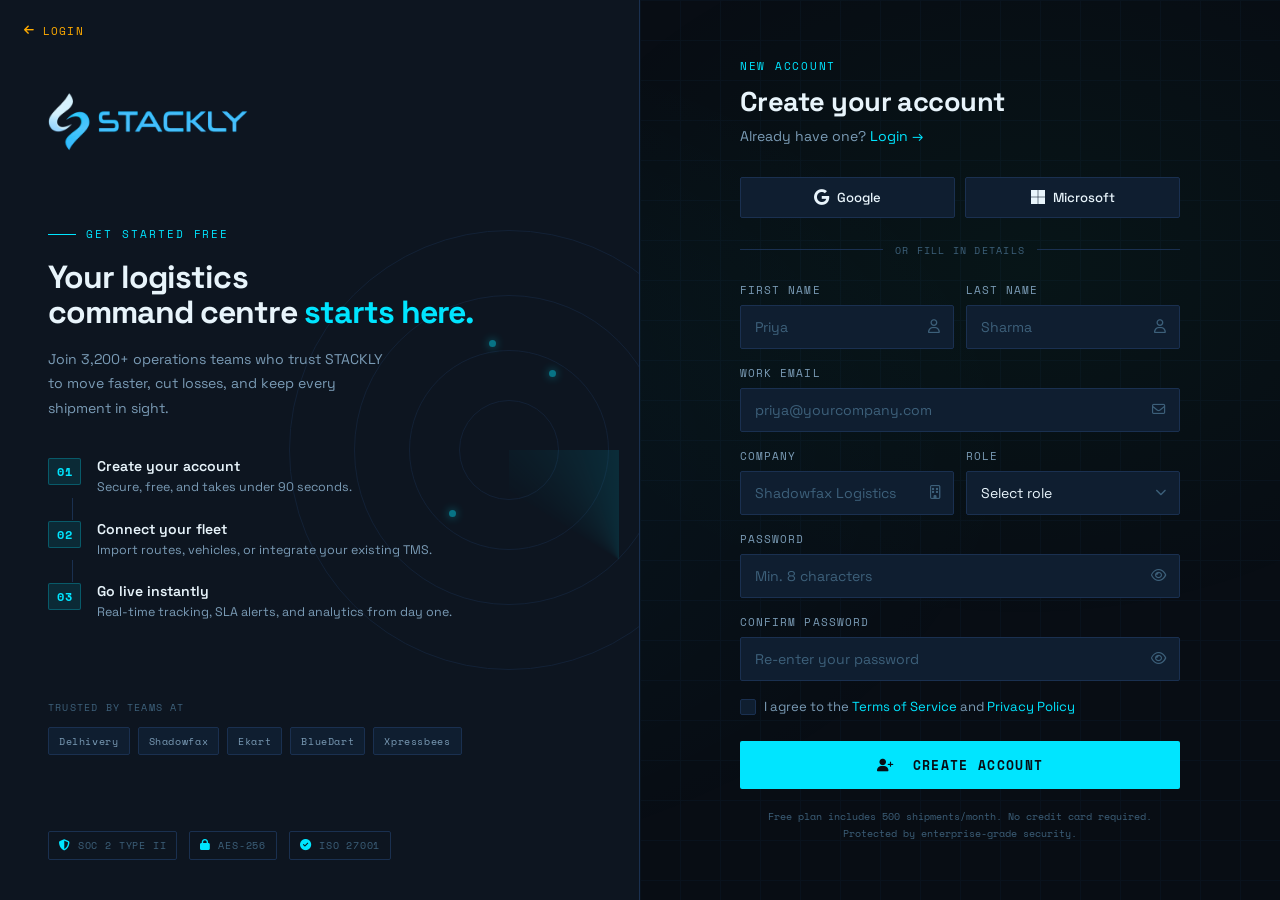
<file: signup.html>
<!DOCTYPE html>
<html lang="en">
<head>
  <meta charset="UTF-8"/>
  <meta name="viewport" content="width=device-width, initial-scale=1.0"/>
  <title>STACKLY — Create Account</title>
  <link href="https://fonts.googleapis.com/css2?family=Space+Grotesk:wght@300;400;500;600;700&family=Space+Mono:wght@400;700&display=swap" rel="stylesheet"/>
  <link rel="stylesheet" href="https://cdnjs.cloudflare.com/ajax/libs/font-awesome/6.5.0/css/all.min.css"/>
  <link rel="stylesheet" href="signup.css"/>
</head>
<body>

<a class="back-link" href="login.html"><i class="fa-solid fa-arrow-left"></i> Login</a>

<div class="page">

  <!-- BRAND PANEL -->
  <div class="brand-panel">
    <div class="brand-radar">
      <div class="radar-ring rr1"></div><div class="radar-ring rr2"></div>
      <div class="radar-ring rr3"></div><div class="radar-ring rr4"></div>
      <div class="radar-sweep"></div>
      <div class="radar-dot rd1"></div><div class="radar-dot rd2"></div><div class="radar-dot rd3"></div>
    </div>

    <div class="brand-logo">
      <a href="./home.html">
        <img src="./src/Untitled design-compressed.webp" alt="">
      </a>
  </div>

    <div class="brand-content">
      <div class="brand-eyebrow">Get Started Free</div>
      <h2 class="brand-title">Your logistics<br>command centre <span>starts here.</span></h2>
      <p class="brand-sub">Join 3,200+ operations teams who trust STACKLY to move faster, cut losses, and keep every shipment in sight.</p>
      <div class="brand-steps">
        <div class="step">
          <div class="step-num">01</div>
          <div>
            <div class="step-title">Create your account</div>
            <div class="step-desc">Secure, free, and takes under 90 seconds.</div>
          </div>
        </div>
        <div class="step-connector"></div>
        <div class="step">
          <div class="step-num">02</div>
          <div>
            <div class="step-title">Connect your fleet</div>
            <div class="step-desc">Import routes, vehicles, or integrate your existing TMS.</div>
          </div>
        </div>
        <div class="step-connector"></div>
        <div class="step">
          <div class="step-num">03</div>
          <div>
            <div class="step-title">Go live instantly</div>
            <div class="step-desc">Real-time tracking, SLA alerts, and analytics from day one.</div>
          </div>
        </div>
      </div>
    </div>

    <div class="brand-logos-row">
      <div class="logos-label">Trusted by teams at</div>
      <div class="logos-list">
        <div class="logo-chip">Delhivery</div>
        <div class="logo-chip">Shadowfax</div>
        <div class="logo-chip">Ekart</div>
        <div class="logo-chip">BlueDart</div>
        <div class="logo-chip">Xpressbees</div>
      </div>
    </div>

    <div class="trust-badges">
      <div class="trust-badge"><i class="fa-solid fa-shield-halved"></i> SOC 2 Type II</div>
      <div class="trust-badge"><i class="fa-solid fa-lock"></i> AES-256</div>
      <div class="trust-badge"><i class="fa-solid fa-circle-check"></i> ISO 27001</div>
    </div>
  </div>

  <!-- FORM PANEL -->
  <div class="form-panel">
    <div class="form-box">

      <div class="mobile-logo">
        <a href="./home.html">
          <img src="./src/Untitled design-compressed.webp" alt="">
        </a>
  </div>
      <div class="form-header">
        <div class="form-tag">New Account</div>
        <h1 class="form-title">Create your account</h1>
        <p class="form-subtitle">Already have one? <a href="login.html">Login →</a></p>
      </div>

      <div class="social-btns">
        <button class="social-btn"><i class="fa-brands fa-google"></i> Google</button>
        <button class="social-btn" ><i class="fa-brands fa-microsoft"></i> Microsoft</button>
      </div>

      <div class="divider">
        <div class="divider-line"></div>
        <span class="divider-txt">or fill in details</span>
        <div class="divider-line"></div>
      </div>

      <form id="signupForm" novalidate>

        <!-- Row: First + Last name -->
        <div class="field-row">
          <div class="field">
            <div class="field-label"><span>First Name</span></div>
            <div class="input-wrap">
              <input class="field-input" type="text" id="firstName" placeholder="Priya" autocomplete="given-name"  onkeypress="return /[a-zA-Z ]/.test(event.key)"/>
              <i class="fa-regular fa-user input-icon" id="firstNameIcon"></i>
            </div>
            <div class="field-error" id="firstNameError">First name is required.</div>
          </div>
          <div class="field">
            <div class="field-label"><span>Last Name</span></div>
            <div class="input-wrap">
              <input class="field-input" type="text" id="lastName" placeholder="Sharma" autocomplete="family-name"  onkeypress="return /[a-zA-Z ]/.test(event.key)"/>
              <i class="fa-regular fa-user input-icon"></i>
            </div>
            <div class="field-error" id="lastNameError">Last name is required.</div>
          </div>
        </div>

        <!-- Work Email -->
        <div class="field">
          <div class="field-label"><span>Work Email</span></div>
          <div class="input-wrap">
            <input class="field-input" type="email" id="email" placeholder="priya@yourcompany.com" autocomplete="email"/>
            <i class="fa-regular fa-envelope input-icon" id="emailIcon"></i>
          </div>
          <div class="field-error" id="emailError">Please enter a valid work email.</div>
        </div>

        <!-- Company + Role -->
        <div class="field-row">
          <div class="field">
            <div class="field-label"><span>Company</span></div>
            <div class="input-wrap">
              <input class="field-input" type="text" id="company" placeholder="Shadowfax Logistics" autocomplete="organization" onkeypress="return /[a-zA-Z ]/.test(event.key)"/>
              <i class="fa-regular fa-building input-icon"></i>
            </div>
            <div class="field-error" id="companyError">Company name is required.</div>
          </div>
          <div class="field">
            <div class="field-label"><span>Role</span></div>
            <div class="input-wrap select-wrap">
              <select class="field-input field-select" id="role">
                <option value="" disabled selected>Select role</option>
                <option value="ops">Operations Manager</option>
                <option value="fleet">Fleet Manager</option>
                <option value="logistics">Logistics Lead</option>
                <option value="vp">VP / Director</option>
                <option value="tech">Tech / Developer</option>
                <option value="other">Other</option>
              </select>
              <i class="fa-solid fa-chevron-down select-icon"></i>
            </div>
            <div class="field-error" id="roleError">Please select your role.</div>
          </div>
        </div>

        <!-- Password -->
        <div class="field">
          <div class="field-label"><span>Password</span></div>
          <div class="input-wrap">
            <input class="field-input" type="password" id="password" placeholder="Min. 8 characters" autocomplete="new-password"/>
            <i class="fa-regular fa-eye toggle-pw" id="togglePw" onclick="togglePassword('password','togglePw')"></i>
          </div>
          <div class="field-error" id="pwError">Password must be at least 8 characters.</div>
          <div class="pw-strength" id="pwStrength">
            <div class="strength-bar"><div class="strength-fill" id="strengthFill"></div></div>
            <span class="strength-label" id="strengthLabel">Strength</span>
          </div>
        </div>

        <!-- Confirm Password -->
        <div class="field">
          <div class="field-label"><span>Confirm Password</span></div>
          <div class="input-wrap">
            <input class="field-input" type="password" id="confirmPassword" placeholder="Re-enter your password" autocomplete="new-password"/>
            <i class="fa-regular fa-eye toggle-pw" id="toggleCpw" onclick="togglePassword('confirmPassword','toggleCpw')"></i>
          </div>
          <div class="field-error" id="cpwError">Passwords do not match.</div>
        </div>

        <!-- Terms -->
        <div class="remember-row" style="margin-bottom:24px;">
          <label class="checkbox-wrap">
            <input class="checkbox-input" type="checkbox" id="terms"/>
            <span class="checkbox-label">I agree to the <a href="#" class="inline-link">Terms of Service</a> and <a href="#" class="inline-link">Privacy Policy</a></span>
          </label>
        </div>
        <div class="field-error" id="termsError" style="margin-top:-18px;margin-bottom:14px;">You must accept the terms to continue.</div>

        <button class="submit-btn" type="submit" id="submitBtn">
          <span class="btn-spinner"></span>
          <span class="btn-text"><i class="fa-solid fa-user-plus"></i>&nbsp; Create Account</span>
        </button>

      </form>

      <div class="form-footer-note">
        Free plan includes 500 shipments/month. No credit card required.<br>
        Protected by enterprise-grade security.
      </div>
    </div>
  </div>
</div>

<div class="toast-container" id="toastContainer"></div>

<script>
/* ── Toggle password visibility ── */
function togglePassword(inputId, iconId) {
  const inp = document.getElementById(inputId);
  const ico = document.getElementById(iconId);
  if (inp.type === 'password') {
    inp.type = 'text';
    ico.className = 'fa-regular fa-eye-slash toggle-pw';
  } else {
    inp.type = 'password';
    ico.className = 'fa-regular fa-eye toggle-pw';
  }
}

/* ── Social signup ── */
document.querySelectorAll('.social-btn').forEach(btn => {
  btn.addEventListener('click', () => {
    window.location.href = '404.html';
  });
});
/* ── Password strength ── */
document.getElementById('password').addEventListener('input', function () {
  const val = this.value;
  const fill = document.getElementById('strengthFill');
  const lbl  = document.getElementById('strengthLabel');
  const wrap = document.getElementById('pwStrength');

  if (!val) { wrap.classList.remove('visible'); return; }
  wrap.classList.add('visible');

  let score = 0;
  if (val.length >= 8)  score++;
  if (val.length >= 12) score++;
  if (/[A-Z]/.test(val)) score++;
  if (/[0-9]/.test(val)) score++;
  if (/[^A-Za-z0-9]/.test(val)) score++;

  const levels = [
    { pct: '20%', color: '#ff5252', txt: 'Very weak' },
    { pct: '40%', color: '#ff5252', txt: 'Weak' },
    { pct: '60%', color: '#ffab00', txt: 'Fair' },
    { pct: '80%', color: '#00e5ff', txt: 'Strong' },
    { pct: '100%', color: '#00e676', txt: 'Very strong' },
  ];
  const l = levels[Math.min(score - 1, 4)] || levels[0];
  fill.style.width  = l.pct;
  fill.style.background = l.color;
  lbl.textContent = l.txt;
  lbl.style.color = l.color;

  if (val.length >= 8) {
    this.classList.remove('error'); this.classList.add('valid');
    document.getElementById('pwError').style.display = 'none';
  }
});

/* ── Live confirm password check ── */
document.getElementById('confirmPassword').addEventListener('input', function () {
  const pw = document.getElementById('password').value;
  if (this.value === pw && pw.length >= 8) {
    this.classList.remove('error'); this.classList.add('valid');
    document.getElementById('cpwError').style.display = 'none';
  }
});

/* ── Live email check ── */
document.getElementById('email').addEventListener('input', function () {
  if (/^[^\s@]+@[^\s@]+\.[^\s@]+$/.test(this.value)) {
    this.classList.remove('error'); this.classList.add('valid');
    document.getElementById('emailError').style.display = 'none';
  }
});

/* ── Live name checks ── */
['firstName','lastName'].forEach(id => {
  document.getElementById(id).addEventListener('input', function () {
    if (this.value.trim().length >= 2) {
      this.classList.remove('error'); this.classList.add('valid');
      document.getElementById(id + 'Error').style.display = 'none';
    }
  });
});

/* ── Live company check ── */
document.getElementById('company').addEventListener('input', function () {
  if (this.value.trim().length >= 2) {
    this.classList.remove('error'); this.classList.add('valid');
    document.getElementById('companyError').style.display = 'none';
  }
});

/* ── Live role check ── */
document.getElementById('role').addEventListener('change', function () {
  if (this.value) {
    this.classList.remove('error'); this.classList.add('valid');
    document.getElementById('roleError').style.display = 'none';
  }
});

/* ── Form submission ── */
document.getElementById('signupForm').addEventListener('submit', function (e) {
  e.preventDefault();

  const fields = {
    firstName:       { el: document.getElementById('firstName'),       err: document.getElementById('firstNameError'),   check: v => v.trim().length >= 2 },
    lastName:        { el: document.getElementById('lastName'),        err: document.getElementById('lastNameError'),    check: v => v.trim().length >= 2 },
    email:           { el: document.getElementById('email'),           err: document.getElementById('emailError'),       check: v => /^[^\s@]+@[^\s@]+\.[^\s@]+$/.test(v) },
    company:         { el: document.getElementById('company'),         err: document.getElementById('companyError'),     check: v => v.trim().length >= 2 },
    role:            { el: document.getElementById('role'),            err: document.getElementById('roleError'),        check: v => v !== '' },
    password:        { el: document.getElementById('password'),        err: document.getElementById('pwError'),          check: v => v.length >= 8 },
    confirmPassword: { el: document.getElementById('confirmPassword'), err: document.getElementById('cpwError'),         check: v => v === document.getElementById('password').value && v.length >= 8 },
  };

  let ok = true;

  Object.values(fields).forEach(({ el, err, check }) => {
    if (!check(el.value)) {
      el.classList.add('error'); el.classList.remove('valid');
      err.style.display = 'block'; ok = false;
    } else {
      el.classList.remove('error'); el.classList.add('valid');
      err.style.display = 'none';
    }
  });

  // Terms check
  const termsEl  = document.getElementById('terms');
  const termsErr = document.getElementById('termsError');
  if (!termsEl.checked) { termsErr.style.display = 'block'; ok = false; }
  else { termsErr.style.display = 'none'; }

  if (!ok) return;

  const btn = document.getElementById('submitBtn');
  btn.classList.add('loading');

  setTimeout(() => {
    btn.classList.remove('loading');
    showToast('Account created!', 'Redirecting you to sign in…');
    setTimeout(() => window.location.href = 'login.html', 1400);
  }, 2000);
});

/* ── Toast ── */
function showToast(title, msg) {
  const c = document.getElementById('toastContainer');
  const t = document.createElement('div'); t.className = 'toast';
  t.innerHTML = '<div class="toast-title">' + title + '</div><div class="toast-msg">' + msg + '</div>';
  t.onclick = () => { t.classList.add('removing'); setTimeout(() => t.remove(), 300); };
  c.appendChild(t);
  setTimeout(() => { t.classList.add('removing'); setTimeout(() => t.remove(), 300); }, 4000);
}
</script>
</body>
</html>
</file>
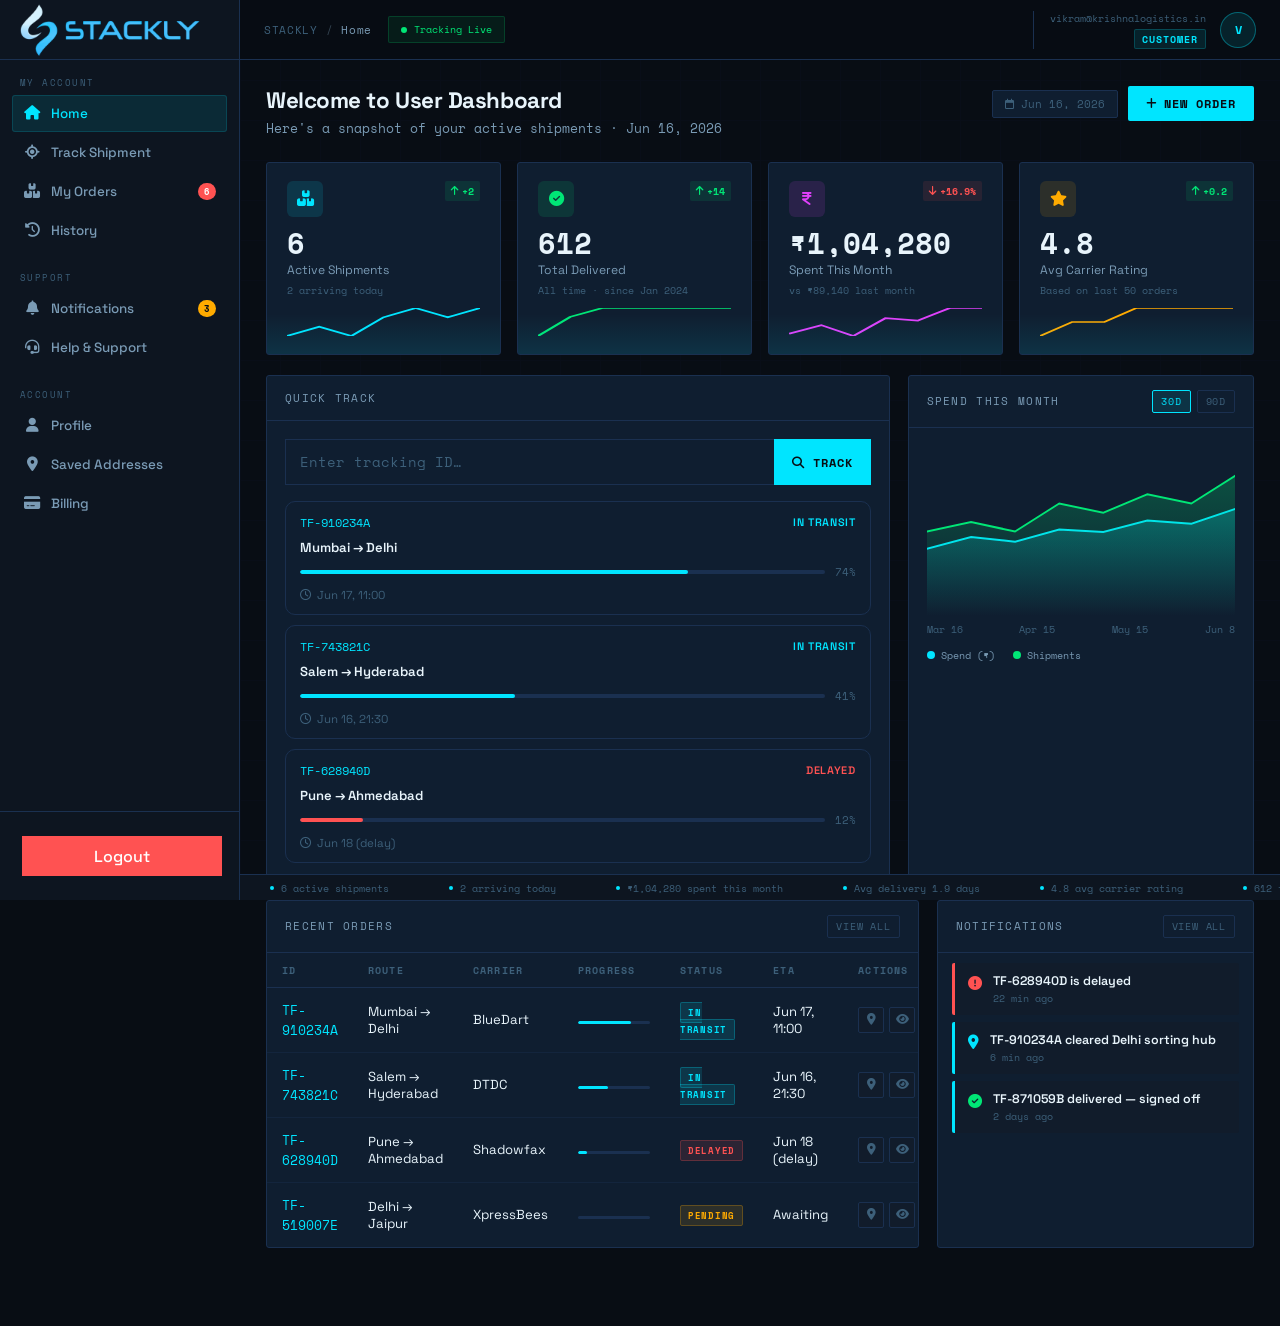
<file: user.html>
<!DOCTYPE html>
<html lang="en">
<head>
  <meta charset="UTF-8"/>
  <meta name="viewport" content="width=device-width, initial-scale=1.0"/>
  <title>STACKLY — My Dashboard</title>
  <link href="https://fonts.googleapis.com/css2?family=Space+Grotesk:wght@300;400;500;600;700&family=Space+Mono:wght@400;700&display=swap" rel="stylesheet"/>
  <link rel="stylesheet" href="https://cdnjs.cloudflare.com/ajax/libs/font-awesome/6.5.0/css/all.min.css"/>
  <link rel="stylesheet" href="./dashboard.css">
</head>
<body>

<div class="sidebar-overlay" id="overlay" onclick="closeSidebar()"></div>

<!-- ════ SIDEBAR ════ -->
<aside class="sidebar" id="sidebar">
  <div class="sidebar-header">
    <div class="sidebar-logo"><a href="./home.html">
      <img src="./src/Untitled design-compressed.webp" alt="">
    </a></div>
  </div>

  <div class="nav-section">
    <div class="nav-section-label">My Account</div>
    <div class="nav-item active" data-page="home"><i class="fa-solid fa-house"></i> Home</div>
    <div class="nav-item" data-page="track"><i class="fa-solid fa-location-crosshairs"></i> Track Shipment</div>
    <div class="nav-item" data-page="orders"><i class="fa-solid fa-boxes-stacked"></i> My Orders <span class="nav-badge">6</span></div>
    <div class="nav-item" data-page="history"><i class="fa-solid fa-clock-rotate-left"></i> History</div>
  </div>
  <div class="nav-section">
    <div class="nav-section-label">Support</div>
    <div class="nav-item" data-page="notifications"><i class="fa-solid fa-bell"></i> Notifications <span class="nav-badge amber">3</span></div>
    <div class="nav-item" data-page="support"><i class="fa-solid fa-headset"></i> Help & Support</div>
  </div>
  <div class="nav-section">
    <div class="nav-section-label">Account</div>
    <div class="nav-item" data-page="profile"><i class="fa-solid fa-user"></i> Profile</div>
    <div class="nav-item" data-page="addresses"><i class="fa-solid fa-location-dot"></i> Saved Addresses</div>
    <div class="nav-item" data-page="billing"><i class="fa-solid fa-credit-card"></i> Billing</div>
  </div>

  <div class="sidebar-footer">
    <div class="user-card">
      <div>
        <a href="./login.html"><button>Logout</button></a>
      </div>
    </div>
  </div>
</aside>

<!-- ════ TOPBAR ════ -->
<header class="topbar" id="topbar">
  <button class="topbar-hamburger" onclick="toggleSidebar()" aria-label="Toggle navigation">
    <i class="fa-solid fa-bars"></i>
  </button>
  <div class="topbar-breadcrumb">
    STACKLY <span class="sep">/</span>
    <span id="topbarPageName">Home</span>
  </div>
  <div class="topbar-live">
    <div class="live-blink"></div>
    Tracking Live
  </div>
  <div class="topbar-user">
    <div class="topbar-user-info">
      <div class="topbar-user-email" id="emailuser">vikram@krishnalogistics.in</div>
      <div class="topbar-user-role">Customer</div>
    </div>
    <div class="topbar-avatar" onclick="navigate('profile')">V</div>
  </div>
</header>

<!-- ════ MAIN ════ -->
<main class="main" id="main">

  <!-- ══ HOME ══ -->
  <div class="page-view active" id="page-home">
    <div class="page-header">
      <div>
        <div class="page-title-txt">Welcome to User Dashboard</div>
        <div class="page-subtitle">Here's a snapshot of your active shipments · Jun 16, 2026</div>
      </div>
      <div class="page-actions">
        <div class="date-badge"><i class="fa-regular fa-calendar" style="margin-right:6px"></i>Jun 16, 2026</div>
        <button class="btn-primary" onclick="showToast('New Order','Opening order form...')"><i class="fa-solid fa-plus"></i> New Order</button>
      </div>
    </div>

    <!-- User KPIs -->
    <div class="kpi-grid" id="userKpiGrid"></div>

    <!-- Quick Track + Recent Orders -->
    <div class="dash-grid">
      <div class="card">
        <div class="card-header"><div class="card-title">Quick Track</div></div>
        <div class="card-body">
          <div class="track-input-wrap" style="margin-bottom:16px">
            <input class="track-input" id="homeTrackInput" type="text" placeholder="Enter tracking ID…"/>
            <button class="track-btn" onclick="quickTrack()"><i class="fa-solid fa-magnifying-glass"></i> TRACK</button>
          </div>
          <!-- active shipment summary cards -->
          <div style="display:flex;flex-direction:column;gap:10px" id="activeShipCards"></div>
        </div>
      </div>

      <div class="card">
        <div class="card-header"><div class="card-title">Spend This Month</div>
          <div class="card-actions">
            <div class="card-pill active" onclick="setPill(this)">30D</div>
            <div class="card-pill" onclick="setPill(this)">90D</div>
          </div>
        </div>
        <div class="card-body">
          <div class="area-chart"><svg id="spendChart" viewBox="0 0 600 170" preserveAspectRatio="none"></svg></div>
          <div class="chart-x-labels" id="spendChartLabels"></div>
          <div class="chart-legend">
            <div class="legend-item"><div class="legend-dot" style="background:var(--cyan)"></div>Spend (₹)</div>
            <div class="legend-item"><div class="legend-dot" style="background:var(--green)"></div>Shipments</div>
          </div>
        </div>
      </div>
    </div>

    <!-- Recent + Notifications summary -->
    <div class="mid-grid">
      <div class="card" style="grid-column:span 2">
        <div class="card-header">
          <div class="card-title">Recent Orders</div>
          <div class="card-actions"><div class="card-pill" onclick="navigate('orders')">View All</div></div>
        </div>
        <div style="overflow-x:auto">
          <table class="data-table">
            <thead><tr><th>ID</th><th>Route</th><th class="hide-sm">Carrier</th><th>Progress</th><th>Status</th><th class="hide-sm">ETA</th><th>Actions</th></tr></thead>
            <tbody id="homeOrdersTable"></tbody>
          </table>
        </div>
      </div>
      <div class="card">
        <div class="card-header">
          <div class="card-title">Notifications</div>
          <div class="card-actions"><div class="card-pill" onclick="navigate('notifications')">View All</div></div>
        </div>
        <div class="card-body" style="padding:10px 14px"><div class="alert-mini" id="homeNotifMini"></div></div>
      </div>
    </div>
  </div>

  <!-- ══ TRACK SHIPMENT ══ -->
  <div class="page-view" id="page-track">
    <div class="page-header">
      <div><div class="page-title-txt">Track Shipment</div><div class="page-subtitle">Real-time location updates · every 8 seconds</div></div>
      <div class="page-actions">
        <button class="btn-ghost" onclick="showToast('Alert set','You will be notified on status change.')"><i class="fa-solid fa-bell"></i> Set Alert</button>
      </div>
    </div>
    <div class="tracking-layout">
      <div>
        <div class="track-input-wrap">
          <input class="track-input" id="trackInput" type="text" placeholder="TF-2026-XXXXXXXXX"/>
          <button class="track-btn" onclick="runTrack()"><i class="fa-solid fa-magnifying-glass"></i> TRACK</button>
        </div>
        <div id="trackResultArea">
          <div class="timeline" id="trackTimeline"></div>
        </div>
      </div>
      <div class="map-box">
        <div class="map-box-inner"></div><div class="map-box-glow"></div>
        <svg style="position:absolute;inset:0;width:100%;height:100%;" viewBox="0 0 600 360" fill="none">
          <path d="M90 234 Q200 280 300 144 Q380 60 480 72" stroke="#00e5ff" stroke-width="1.5" stroke-dasharray="5 4" opacity=".6"/>
        </svg>
        <div class="map-pin" style="top:65%;left:15%;background:var(--green);box-shadow:0 0 14px var(--green)"></div>
        <div class="map-pin" style="top:40%;left:50%;background:var(--cyan);box-shadow:0 0 14px var(--cyan);animation-delay:.5s"></div>
        <div class="map-pin" style="top:20%;left:80%;background:var(--amber);box-shadow:0 0 14px var(--amber);animation-delay:1s"></div>
        <div style="position:absolute;bottom:12px;left:12px;font-family:var(--mono);font-size:.62rem;color:var(--text-2)">LIVE · TRACKING ACTIVE</div>
        <div id="trackMapBadge" class="live-badge" style="top:12px;right:12px;bottom:auto"><div class="live-dot"></div><span id="trackMapLabel">Select a shipment</span></div>
      </div>
    </div>
  </div>

  <!-- ══ MY ORDERS ══ -->
  <div class="page-view" id="page-orders">
    <div class="page-header">
      <div><div class="page-title-txt">My Orders</div><div class="page-subtitle">All your active and recent shipments</div></div>
      <div class="page-actions">
        <button class="btn-ghost" onclick="showToast('Export','Downloading your orders as CSV...')"><i class="fa-solid fa-download"></i> Export</button>
        <button class="btn-primary" onclick="showToast('New Order','Opening order form...')"><i class="fa-solid fa-plus"></i> New Order</button>
      </div>
    </div>
    <div class="card">
      <div class="table-filters">
        <div class="table-search"><i class="fa-solid fa-magnifying-glass"></i><input type="text" placeholder="Search by ID, route…" oninput="filterOrders(this.value)"/></div>
        <select class="filter-select" onchange="filterOrdersByStatus(this.value)">
          <option value="">All Statuses</option>
          <option value="transit">In Transit</option>
          <option value="delivered">Delivered</option>
          <option value="delayed">Delayed</option>
          <option value="pending">Pending</option>
        </select>
      </div>
      <div style="overflow-x:auto">
        <table class="data-table">
          <thead><tr><th>ID</th><th>Route</th><th class="hide-sm">Carrier</th><th>Progress</th><th>Status</th><th class="hide-sm">ETA</th><th>Actions</th></tr></thead>
          <tbody id="allOrdersTable"></tbody>
        </table>
      </div>
      <div class="table-pagination">
        <div class="pagination-info" id="ordersPaginInfo">Showing all orders</div>
        <div class="pagination-btns" id="ordersPaginBtns"></div>
      </div>
    </div>
  </div>

  <!-- ══ HISTORY ══ -->
  <div class="page-view" id="page-history">
    <div class="page-header">
      <div><div class="page-title-txt">Order History</div><div class="page-subtitle">Past delivered and closed shipments</div></div>
      <div class="page-actions">
        <button class="btn-ghost" onclick="showToast('Export','Downloading history CSV...')"><i class="fa-solid fa-download"></i> Export</button>
      </div>
    </div>
    <div class="card">
      <div class="table-filters">
        <div class="table-search"><i class="fa-solid fa-magnifying-glass"></i><input type="text" placeholder="Search history…"/></div>
        <select class="filter-select">
          <option>All Time</option><option>Last 30 days</option><option>Last 90 days</option><option>2025</option>
        </select>
      </div>
      <div style="overflow-x:auto">
        <table class="data-table">
          <thead><tr><th>ID</th><th>Route</th><th class="hide-sm">Carrier</th><th>Delivered</th><th class="hide-sm">Cost</th><th>Rating</th><th>Actions</th></tr></thead>
          <tbody id="historyTable"></tbody>
        </table>
      </div>
      <div class="table-pagination">
        <div class="pagination-info">Showing 1–8 of 612 deliveries</div>
        <div class="pagination-btns" id="historyPaginBtns"></div>
      </div>
    </div>
  </div>

  <!-- ══ NOTIFICATIONS ══ -->
  <div class="page-view" id="page-notifications">
    <div class="page-header">
      <div><div class="page-title-txt">Notifications</div><div class="page-subtitle">3 unread · Updates on your shipments</div></div>
      <div class="page-actions">
        <button class="btn-ghost" onclick="showToast('Done','All notifications marked as read.')"><i class="fa-solid fa-check-double"></i> Mark All Read</button>
      </div>
    </div>
    <div class="alerts-full-list" id="notifFullList"></div>
  </div>

  <!-- ══ HELP & SUPPORT ══ -->
  <div class="page-view" id="page-support">
    <div class="page-header">
      <div><div class="page-title-txt">Help & Support</div><div class="page-subtitle">We're here to help · Avg response time 4 minutes</div></div>
      <div class="page-actions">
        <button class="btn-primary" onclick="showToast('Chat started','Connecting you to a support agent...')"><i class="fa-solid fa-headset"></i> Live Chat</button>
      </div>
    </div>
    <div class="mid-grid">
      <div class="card" style="grid-column:span 2">
        <div class="card-header"><div class="card-title">Raise a Ticket</div></div>
        <div class="card-body">
          <div class="form-2col">
            <div class="form-field"><label>Subject</label><input placeholder="e.g. Shipment delayed beyond ETA"/></div>
            <div class="form-field"><label>Shipment ID (optional)</label><input placeholder="TF-XXXXXXXXX"/></div>
          </div>
          <div class="form-field"><label>Category</label>
            <select class="filter-select" style="width:100%;margin-top:6px">
              <option>Delivery Issue</option>
              <option>Damaged Package</option>
              <option>Wrong Address</option>
              <option>Billing Query</option>
              <option>Other</option>
            </select>
          </div>
          <div class="form-field"><label>Description</label>
            <textarea style="width:100%;background:var(--surface-2);border:1px solid var(--border);border-radius:6px;color:var(--text-1);font-family:var(--sans);font-size:.82rem;padding:10px 12px;resize:vertical;min-height:90px;box-sizing:border-box" placeholder="Describe your issue…"></textarea>
          </div>
          <button class="btn-primary" onclick="showToast('Ticket raised','Your ticket has been submitted. Ref: #TKT-20260616-0041')"><i class="fa-solid fa-paper-plane"></i> Submit Ticket</button>
        </div>
      </div>
      <div class="card">
        <div class="card-header"><div class="card-title">FAQs</div></div>
        <div class="card-body" style="padding:0 18px"><div id="faqList"></div></div>
      </div>
    </div>
    <div class="card" style="margin-top:4px">
      <div class="card-header"><div class="card-title">My Tickets</div></div>
      <div style="overflow-x:auto">
        <table class="data-table">
          <thead><tr><th>Ref</th><th>Subject</th><th>Category</th><th>Status</th><th>Raised</th><th>Actions</th></tr></thead>
          <tbody id="ticketsTable"></tbody>
        </table>
      </div>
    </div>
  </div>

  <!-- ══ PROFILE ══ -->
  <div class="page-view" id="page-profile">
    <div class="page-header">
      <div><div class="page-title-txt">My Profile</div><div class="page-subtitle">Manage your personal details and preferences</div></div>
      <div class="page-actions">
        <button class="btn-primary" onclick="showToast('Saved','Profile updated successfully.')"><i class="fa-solid fa-floppy-disk"></i> Save Changes</button>
      </div>
    </div>
    <div class="settings-grid">
      <div class="card">
        <div class="card-header"><div class="card-title">Personal Details</div></div>
        <div class="card-body">
          <div style="display:flex;align-items:center;gap:16px;margin-bottom:20px">
            <div style="width:60px;height:60px;border-radius:50%;background:linear-gradient(135deg,var(--cyan),var(--green));display:flex;align-items:center;justify-content:center;font-size:1.6rem;font-weight:700;color:#0a1929">V</div>
            <div>
              <div style="font-weight:700;font-size:.95rem">Vikram Krishnaswamy</div>
              <div style="font-size:.75rem;color:var(--text-3);margin-top:3px">Customer since Jan 2024 · 621 shipments</div>
            </div>
          </div>
          <div class="form-2col">
            <div class="form-field"><label>First Name</label><input value="Vikram"/></div>
            <div class="form-field"><label>Last Name</label><input value="Krishnaswamy"/></div>
          </div>
          <div class="form-field"><label>Email</label><input value="vikram@krishnalogistics.in"/></div>
          <div class="form-field"><label>Phone</label><input value="+91 98400 12345"/></div>
          <div class="form-field"><label>Company</label><input value="Krishna Logistics Pvt Ltd"/></div>
          <button class="btn-primary" style="margin-top:4px" onclick="showToast('Profile saved','Your details have been updated.')"><i class="fa-solid fa-floppy-disk"></i> Update Profile</button>
        </div>
      </div>
      <div class="card">
        <div class="card-header"><div class="card-title">Notification Preferences</div></div>
        <div class="card-body" style="padding:0 18px" id="userNotifSettings"></div>
      </div>
      <div class="card">
        <div class="card-header"><div class="card-title">Security</div></div>
        <div class="card-body">
          <div class="form-field"><label>Current Password</label><input type="password" placeholder="••••••••"/></div>
          <div class="form-field"><label>New Password</label><input type="password" placeholder="••••••••"/></div>
          <div class="form-field"><label>Confirm Password</label><input type="password" placeholder="••••••••"/></div>
          <button class="btn-ghost" onclick="showToast('Password changed','Your password has been updated.')"><i class="fa-solid fa-lock"></i> Change Password</button>
        </div>
      </div>
      <div class="card">
        <div class="card-header"><div class="card-title">Display Preferences</div></div>
        <div class="card-body" style="padding:0 18px" id="userDisplaySettings"></div>
      </div>
    </div>
  </div>

  <!-- ══ SAVED ADDRESSES ══ -->
  <div class="page-view" id="page-addresses">
    <div class="page-header">
      <div><div class="page-title-txt">Saved Addresses</div><div class="page-subtitle">Manage your pickup and delivery locations</div></div>
      <div class="page-actions">
        <button class="btn-primary" onclick="showToast('Address','Opening address form...')"><i class="fa-solid fa-plus"></i> Add Address</button>
      </div>
    </div>
    <div class="warehouses-grid" id="addressesGrid"></div>
  </div>

  <!-- ══ BILLING ══ -->
  <div class="page-view" id="page-billing">
    <div class="page-header">
      <div><div class="page-title-txt">Billing</div><div class="page-subtitle">Invoices, payment methods and wallet balance</div></div>
      <div class="page-actions">
        <button class="btn-ghost" onclick="showToast('Export','Downloading invoice history...')"><i class="fa-solid fa-download"></i> Download All</button>
        <button class="btn-primary" onclick="showToast('Wallet','Opening top-up flow...')"><i class="fa-solid fa-wallet"></i> Add Funds</button>
      </div>
    </div>

    <!-- Billing KPIs -->
    <div class="analytics-kpi-row" id="billingKpiRow"></div>

    <div class="dash-grid" style="margin-top:16px">
      <div class="card">
        <div class="card-header"><div class="card-title">Payment Methods</div><div class="card-actions"><div class="card-pill" onclick="showToast('Card','Opening payment method form...')">+ Add</div></div></div>
        <div class="card-body" id="paymentMethods"></div>
      </div>
      <div class="card">
        <div class="card-header"><div class="card-title">Spend Trend</div></div>
        <div class="card-body">
          <div class="area-chart"><svg id="billingChart" viewBox="0 0 600 170" preserveAspectRatio="none"></svg></div>
          <div class="chart-x-labels" id="billingChartLabels"></div>
        </div>
      </div>
    </div>
    <div class="card" style="margin-top:16px">
      <div class="card-header"><div class="card-title">Recent Invoices</div></div>
      <div style="overflow-x:auto">
        <table class="data-table">
          <thead><tr><th>Invoice</th><th>Description</th><th class="hide-sm">Date</th><th>Amount</th><th>Status</th><th>Actions</th></tr></thead>
          <tbody id="invoicesTable"></tbody>
        </table>
      </div>
    </div>
  </div>

</main>

<!-- ── TICKER ── -->
<div class="ticker-strip"><div class="ticker-inner" id="tickerInner"></div></div>
<div class="toast-container" id="toastContainer"></div>

<script>
/* ═══════════ DATA ═══════════ */

const userKpiData = [
  {icon:'fa-boxes-stacked',  ib:'rgba(0,229,255,.12)', ic:'#00e5ff', val:'6',          label:'Active Shipments',   sub:'2 arriving today',          trend:'+2',    up:true},
  {icon:'fa-circle-check',   ib:'rgba(0,230,118,.12)', ic:'#00e676', val:'612',         label:'Total Delivered',    sub:'All time · since Jan 2024',  trend:'+14',   up:true},
  {icon:'fa-indian-rupee-sign',ib:'rgba(224,64,251,.12)',ic:'#e040fb',val:'₹1,04,280', label:'Spent This Month',   sub:'vs ₹89,140 last month',      trend:'+16.9%',up:false},
  {icon:'fa-star',           ib:'rgba(255,171,0,.12)', ic:'#ffab00', val:'4.8',         label:'Avg Carrier Rating', sub:'Based on last 50 orders',    trend:'+0.2',  up:true},
];

const sparkD = [
  [3,4,3,5,6,5,6],
  [590,605,612,612,612,612,612],
  [71000,82000,68000,91000,88000,104280,104280],
  [4.6,4.7,4.7,4.8,4.8,4.8,4.8],
];

const myOrders = [
  {id:'TF-910234A', route:'Mumbai → Delhi',        carrier:'BlueDart',  pct:74, st:'transit',   eta:'Jun 17, 11:00'},
  {id:'TF-743821C', route:'Salem → Hyderabad', carrier:'DTDC',      pct:41, st:'transit',   eta:'Jun 16, 21:30'},
  {id:'TF-628940D', route:'Pune → Ahmedabad',      carrier:'Shadowfax', pct:12, st:'delayed',   eta:'Jun 18 (delay)'},
  {id:'TF-519007E', route:'Delhi → Jaipur',        carrier:'XpressBees',pct:0,  st:'pending',   eta:'Awaiting'},
  {id:'TF-406183F', route:'Kolkata → Surat',       carrier:'BlueDart',  pct:91, st:'transit',   eta:'Jun 16, 23:45'},
  {id:'TF-281903H', route:'Surat → Chennai',       carrier:'DTDC',      pct:55, st:'transit',   eta:'Jun 18, 08:15'},
];

const myHistory = [
  {id:'TF-871059B', route:'Chennai → Kolkata',     carrier:'Delhivery', delivered:'Jun 14, 2026', cost:'₹4,210', rating:5},
  {id:'TF-392740G', route:'Hyderabad → Kochi',     carrier:'Delhivery', delivered:'Jun 12, 2026', cost:'₹3,850', rating:5},
  {id:'TF-958312L', route:'Kanpur → Chennai',      carrier:'Delhivery', delivered:'Jun 10, 2026', cost:'₹6,120', rating:4},
  {id:'TF-830021A', route:'Mumbai → Pune',         carrier:'BlueDart',  delivered:'Jun 6, 2026',  cost:'₹1,980', rating:5},
  {id:'TF-721904B', route:'Delhi → Lucknow',       carrier:'DTDC',      delivered:'May 29, 2026', cost:'₹2,640', rating:4},
  {id:'TF-613455C', route:'Salem → Mysuru',    carrier:'Shadowfax', delivered:'May 21, 2026', cost:'₹1,150', rating:5},
  {id:'TF-504129D', route:'Ahmedabad → Mumbai',    carrier:'BlueDart',  delivered:'May 14, 2026', cost:'₹3,390', rating:3},
  {id:'TF-395810E', route:'Chennai → Salem',   carrier:'Delhivery', delivered:'May 7, 2026',  cost:'₹2,210', rating:5},
];

const notificationsD = [
  {t:'crit', icon:'fa-circle-exclamation',    ic:'#ff5252', title:'TF-628940D is delayed',                 desc:'Your shipment from Pune to Ahmedabad is running 32 hours behind schedule. New ETA: Jun 18.',   time:'22 min ago'},
  {t:'info', icon:'fa-location-dot',          ic:'#00e5ff', title:'TF-910234A cleared Delhi sorting hub',  desc:'Your parcel is on track and will be out for delivery tomorrow morning.',                        time:'6 min ago'},
  {t:'info', icon:'fa-circle-check',          ic:'#00e676', title:'TF-871059B delivered — signed off',     desc:'Your shipment to Kolkata was delivered on Jun 14. Signature confirmed.',                       time:'2 days ago'},
  {t:'warn', icon:'fa-triangle-exclamation',  ic:'#ffab00', title:'Action needed — address unconfirmed',   desc:'TF-519007E requires a confirmed delivery address before dispatch.',                             time:'3 days ago'},
  {t:'info', icon:'fa-file-invoice',          ic:'#e040fb', title:'Invoice #INV-2026-0041 generated',      desc:'₹27,840 for June 1–15 has been invoiced. Due Jun 30.',                                        time:'1 day ago'},
];

const trackingStepsD = {
  'TF-910234A': [
    {done:true,  active:false, label:'STEP 1 · JUN 10', title:'Order Collected',              meta:'Mumbai Warehouse Hub · 08:30 IST'},
    {done:true,  active:false, label:'STEP 2 · JUN 11', title:'Departed Origin Hub',          meta:'BOM Cargo Terminal · 21:15 IST'},
    {done:false, active:true,  label:'STEP 3 · NOW',    title:'In Transit — Delhi Sorting Hub',meta:'Estimated arrival in 2h 40m · On schedule'},
    {done:false, active:false, label:'STEP 4 · JUN 17', title:'Out for Delivery',             meta:'Local delivery partner assignment pending'},
    {done:false, active:false, label:'STEP 5 · JUN 17', title:'Delivered',                   meta:'Signature required at destination'},
  ],
  'TF-628940D': [
    {done:true,  active:false, label:'STEP 1 · JUN 13', title:'Order Collected',              meta:'Pune Hub · 10:00 IST'},
    {done:true,  active:false, label:'STEP 2 · JUN 14', title:'Departed Pune Hub',            meta:'NH-48 · 14:30 IST'},
    {done:false, active:true,  label:'STEP 3 · DELAYED',title:'Held — Nashik Check Post',    meta:'Regulatory delay · Estimated clearance Jun 17'},
    {done:false, active:false, label:'STEP 4 · JUN 18', title:'Out for Delivery',             meta:'Rescheduled'},
    {done:false, active:false, label:'STEP 5 · JUN 18', title:'Delivered',                   meta:'Ahmedabad destination'},
  ],
};

const addressesD = [
  {name:'Mumbai Central Hub',   loc:'Andheri East, Mumbai, 400093',    cap:null, inv:null, status:'default',   color:'#00e5ff'},
  {name:'Salem Office',      loc:'Electronic City Phase 1, BLR, 560100', cap:null, inv:null, status:'saved', color:'#00e676'},
  {name:'Pune Warehouse',        loc:'Hinjewadi IT Park, Pune, 411057', cap:null, inv:null, status:'saved',   color:'#00e676'},
  {name:'Delhi NCR Branch',      loc:'Sector 62, Noida, UP 201309',    cap:null, inv:null, status:'saved',   color:'#ffab00'},
];

const billingKpiD = [
  {icon:'fa-wallet',             ib:'rgba(0,229,255,.12)', ic:'#00e5ff', val:'₹18,400',    label:'Wallet Balance',     trend:'Top up',  up:true},
  {icon:'fa-receipt',            ib:'rgba(0,230,118,.12)', ic:'#00e676', val:'₹1,04,280',  label:'Spent This Month',   trend:'+16.9%',  up:false},
  {icon:'fa-clock',              ib:'rgba(255,171,0,.12)', ic:'#ffab00', val:'₹27,840',    label:'Pending Invoice',    trend:'Due Jun 30',up:false},
];

const invoicesD = [
  {id:'INV-2026-0041', desc:'Jun 1–15 Shipments (14 orders)',  date:'Jun 15, 2026', amount:'₹27,840', st:'unpaid'},
  {id:'INV-2026-0039', desc:'May 16–31 Shipments (11 orders)', date:'May 31, 2026', amount:'₹23,190', st:'paid'},
  {id:'INV-2026-0036', desc:'May 1–15 Shipments (9 orders)',   date:'May 15, 2026', amount:'₹18,440', st:'paid'},
  {id:'INV-2026-0033', desc:'Apr 16–30 Shipments (13 orders)', date:'Apr 30, 2026', amount:'₹21,850', st:'paid'},
  {id:'INV-2026-0030', desc:'Apr 1–15 Shipments (10 orders)',  date:'Apr 15, 2026', amount:'₹16,200', st:'paid'},
];

const spendChartD  = [61400, 74200, 68900, 82100, 79400, 91800, 88300, 104280];
const spendCountD  = [8, 9, 8, 11, 10, 12, 11, 14];
const spendLabels  = ['Mar 16','Apr 1','Apr 15','May 1','May 15','Jun 1','Jun 8','Jun 16'];

const billingChartD = spendChartD;
const billingLabels  = spendLabels;

const faqsD = [
  {q:'How do I raise a claim for a damaged parcel?', a:'Go to Help & Support → Raise a Ticket and select "Damaged Package". Attach photos and we\'ll process within 2 business days.'},
  {q:'Can I change the delivery address after dispatch?', a:'Address changes can be requested within 4 hours of dispatch. Contact live chat or raise a ticket immediately.'},
  {q:'How long does a refund take?', a:'Approved refunds are credited to your wallet within 24 hours, or to your original payment method within 5–7 business days.'},
  {q:'What is the maximum weight per shipment?', a:'Standard shipments support up to 50 kg. For heavier cargo, contact your account manager for freight options.'},
];

const ticketsD = [
  {id:'TKT-20260610-0038', subject:'Delayed parcel — TF-628940D', category:'Delivery Issue', st:'open',   raised:'Jun 10, 2026'},
  {id:'TKT-20260528-0027', subject:'Wrong invoice amount',         category:'Billing Query',  st:'resolved',raised:'May 28, 2026'},
  {id:'TKT-20260514-0019', subject:'Damaged packaging — TF-504129D',category:'Damaged Package',st:'resolved',raised:'May 14, 2026'},
];

const userNotifSettingsD = [
  {label:'Shipment Updates',    sub:'Push & email when your shipment status changes',   on:true},
  {label:'Delivery Alerts',     sub:'Notify me 1 hour before out-for-delivery',        on:true},
  {label:'Invoice Ready',       sub:'Email when a new invoice is generated',           on:true},
  {label:'Promotional Offers',  sub:'Occasional offers from STACKLY partners',         on:false},
];
const userDisplaySettingsD = [
  {label:'Dark Mode',           sub:'Always use dark theme',                           on:true},
  {label:'Auto-Refresh',        sub:'Live status refreshes every 8 seconds',          on:true},
  {label:'Compact Tables',      sub:'Show more rows with reduced spacing',             on:false},
  {label:'Show Carrier Logos',  sub:'Display carrier branding on order cards',         on:true},
];

const tickerUserD = [
  '6 active shipments','2 arriving today','₹1,04,280 spent this month',
  'Avg delivery 1.9 days','4.8 avg carrier rating','612 total deliveries',
  'Wallet balance ₹18,400','3 unread notifications',
];

/* ═══════════ CHART HELPERS ═══════════ */

function sparkPath(data,w=100,h=28){
  const max=Math.max(...data),min=Math.min(...data),range=(max-min)||1,step=w/(data.length-1);
  return data.map((v,i)=>`${i===0?'M':'L'}${(i*step).toFixed(1)},${(h-((v-min)/range)*h).toFixed(1)}`).join(' ');
}

function buildAreaPaths(data,maxVal,w=600,h=170,pad=10){
  const stepX=w/(data.length-1);
  const pts=data.map((v,i)=>[i*stepX, h-pad-(v/maxVal)*(h-pad*2)]);
  let line=`M${pts[0][0].toFixed(1)},${pts[0][1].toFixed(1)}`;
  for(let i=1;i<pts.length;i++) line+=` L${pts[i][0].toFixed(1)},${pts[i][1].toFixed(1)}`;
  const area=`${line} L${pts[pts.length-1][0].toFixed(1)},${h} L0,${h} Z`;
  return {line,area};
}

function renderAreaChart(svgId,seriesArr,colors,xLabelId,labels){
  const svg=document.getElementById(svgId); if(!svg) return;
  const maxVal=Math.max(...seriesArr.flat())*1.15;
  let content='';
  seriesArr.forEach((s,idx)=>{
    const {line,area}=buildAreaPaths(s,maxVal);
    const gradId=`grad-${svgId}-${idx}`;
    content+=`<defs><linearGradient id="${gradId}" x1="0" y1="0" x2="0" y2="1">
      <stop offset="0%" stop-color="${colors[idx]}" stop-opacity="0.25"/>
      <stop offset="100%" stop-color="${colors[idx]}" stop-opacity="0"/>
    </linearGradient></defs>
    <path d="${area}" fill="url(#${gradId})" stroke="none"/>
    <path d="${line}" fill="none" stroke="${colors[idx]}" stroke-width="2"/>`;
  });
  svg.innerHTML=content;
  if(xLabelId&&labels){
    const xDiv=document.getElementById(xLabelId);
    const showEvery=Math.max(1,Math.ceil(labels.length/7));
    xDiv.innerHTML=labels.filter((_,i)=>i%showEvery===0).map(l=>`<div class="chart-x-label">${l}</div>`).join('');
  }
}

/* ═══════════ RENDER: KPI ═══════════ */

function renderUserKPI(){
  document.getElementById('userKpiGrid').innerHTML=userKpiData.map((k,i)=>`
    <div class="kpi-card">
      <div class="kpi-top">
        <div class="kpi-icon" style="background:${k.ib};color:${k.ic}"><i class="fa-solid ${k.icon}"></i></div>
        <div class="kpi-trend ${k.up?'trend-up':'trend-dn'}"><i class="fa-solid fa-arrow-${k.up?'up':'down'}"></i>${k.trend}</div>
      </div>
      <div class="kpi-val">${k.val}</div>
      <div class="kpi-label">${k.label}</div>
      <div class="kpi-sub">${k.sub}</div>
      <div class="kpi-spark"><svg viewBox="0 0 100 28" preserveAspectRatio="none"><path d="${sparkPath(sparkD[i])}" fill="none" stroke="${k.ic}" stroke-width="1.6"/></svg></div>
    </div>`).join('');
}

/* ═══════════ RENDER: ACTIVE SHIP CARDS (home) ═══════════ */

function stColor(st){
  return {transit:'var(--cyan)',delivered:'var(--green)',delayed:'var(--red)',pending:'var(--amber)'}[st]||'var(--text-3)';
}
function stLabel(st){
  return {transit:'In Transit',delivered:'Delivered',delayed:'Delayed',pending:'Pending'}[st]||st;
}

function renderActiveShipCards(){
  const active=myOrders.filter(o=>o.st!=='delivered').slice(0,3);
  document.getElementById('activeShipCards').innerHTML=active.map(o=>`
    <div style="background:var(--surface-2);border:1px solid var(--border);border-radius:10px;padding:12px 14px;display:flex;flex-direction:column;gap:8px;cursor:pointer" onclick="openTrack('${o.id}')">
      <div style="display:flex;justify-content:space-between;align-items:center">
        <span style="font-family:var(--mono);font-size:.72rem;color:var(--cyan)">${o.id}</span>
        <span style="font-size:.68rem;color:${stColor(o.st)};font-weight:600;text-transform:uppercase;letter-spacing:.06em">${stLabel(o.st)}</span>
      </div>
      <div style="font-size:.82rem;font-weight:600">${o.route}</div>
      <div style="display:flex;align-items:center;gap:10px">
        <div style="flex:1;height:4px;background:var(--border);border-radius:99px;overflow:hidden">
          <div style="height:100%;width:${o.pct}%;background:${stColor(o.st)};border-radius:99px;transition:width .4s"></div>
        </div>
        <span style="font-family:var(--mono);font-size:.68rem;color:var(--text-3)">${o.pct}%</span>
      </div>
      <div style="font-size:.72rem;color:var(--text-3)"><i class="fa-regular fa-clock" style="margin-right:5px"></i>${o.eta}</div>
    </div>`).join('');
}

/* ═══════════ RENDER: ORDERS TABLE ═══════════ */

function statusBadgeShip(st){
  const map={transit:['In Transit','badge-transit'],delivered:['Delivered','badge-delivered'],delayed:['Delayed','badge-delayed'],pending:['Pending','badge-pending']};
  const [label,cls]=map[st];
  return `<span class="badge ${cls}">${label}</span>`;
}

function orderRow(o){
  return `<tr>
    <td class="td-id" style="cursor:pointer;color:var(--cyan)" onclick="openTrack('${o.id}')">${o.id}</td>
    <td>${o.route}</td>
    <td class="hide-sm">${o.carrier}</td>
    <td><div class="progress-mini"><div class="progress-mini-fill" style="width:${o.pct}%"></div></div></td>
    <td>${statusBadgeShip(o.st)}</td>
    <td class="hide-sm">${o.eta}</td>
    <td><div class="td-actions">
      <div class="action-btn" onclick="openTrack('${o.id}')"><i class="fa-solid fa-location-dot"></i></div>
      <div class="action-btn" onclick="showToast('${o.id}','Opening shipment details...')"><i class="fa-solid fa-eye"></i></div>
    </div></td>
  </tr>`;
}

let filteredOrders=myOrders;

function renderOrdersTable(data){
  const tbody=document.getElementById('allOrdersTable');
  if(tbody) tbody.innerHTML=data.map(orderRow).join('');
  const info=document.getElementById('ordersPaginInfo');
  if(info) info.textContent=`Showing ${data.length} of ${myOrders.length} orders`;
}

function filterOrders(q){
  filteredOrders=myOrders.filter(o=>o.id.toLowerCase().includes(q.toLowerCase())||o.route.toLowerCase().includes(q.toLowerCase()));
  renderOrdersTable(filteredOrders);
}
function filterOrdersByStatus(st){
  filteredOrders=st?myOrders.filter(o=>o.st===st):myOrders;
  renderOrdersTable(filteredOrders);
}

function renderHomeOrders(){
  const tbody=document.getElementById('homeOrdersTable');
  if(tbody) tbody.innerHTML=myOrders.slice(0,4).map(orderRow).join('');
}

/* ═══════════ RENDER: HISTORY ═══════════ */

function stars(n){
  return Array.from({length:5},(_,i)=>`<i class="fa-${i<n?'solid':'regular'} fa-star" style="color:${i<n?'#ffab00':'var(--text-3)'};font-size:.72rem"></i>`).join('');
}

function renderHistory(){
  document.getElementById('historyTable').innerHTML=myHistory.map(h=>`
    <tr>
      <td class="td-id">${h.id}</td>
      <td>${h.route}</td>
      <td class="hide-sm">${h.carrier}</td>
      <td class="hide-sm">${h.delivered}</td>
      <td class="hide-sm">${h.cost}</td>
      <td>${stars(h.rating)}</td>
      <td><div class="td-actions">
        <div class="action-btn" onclick="showToast('Invoice','Downloading invoice for ${h.id}')"><i class="fa-solid fa-file-invoice"></i></div>
        <div class="action-btn" onclick="showToast('Reorder','Creating new order using ${h.id} details...')"><i class="fa-solid fa-rotate-right"></i></div>
      </div></td>
    </tr>`).join('');
  renderPagination('historyPaginBtns',1,5);
}

/* ═══════════ RENDER: TRACK ═══════════ */

function renderTrackTimeline(steps){
  document.getElementById('trackTimeline').innerHTML=steps.map(s=>`
    <div class="tl-item ${s.done?'done':''} ${s.active?'active':''}">
      <div class="tl-dot"></div>
      <div class="tl-label">${s.label}</div>
      <div class="tl-title">${s.title}</div>
      <div class="tl-meta">${s.meta}</div>
    </div>`).join('');
}

function runTrack(){
  const val=document.getElementById('trackInput').value.trim().toUpperCase();
  if(trackingStepsD[val]){
    renderTrackTimeline(trackingStepsD[val]);
    const active=trackingStepsD[val].find(s=>s.active);
    const label=document.getElementById('trackMapLabel');
    if(label) label.textContent=val+' · '+(active?active.title:'Complete');
    showToast('Tracking','Live position updated for '+val);
  } else if(val){
    showToast('Not found','No shipment found for '+val+'. Check the ID and try again.');
  }
}

function quickTrack(){
  const val=document.getElementById('homeTrackInput').value.trim().toUpperCase();
  navigate('track');
  setTimeout(()=>{
    const ti=document.getElementById('trackInput');
    if(ti){ ti.value=val; runTrack(); }
  },50);
}

function openTrack(id){
  navigate('track');
  setTimeout(()=>{
    const ti=document.getElementById('trackInput');
    if(ti){ ti.value=id; runTrack(); }
  },50);
}

/* ═══════════ RENDER: NOTIFICATIONS ═══════════ */

function renderNotifications(){
  const html=notificationsD.map(a=>`
    <div class="alert-full-item ${a.t}">
      <div class="afi-icon" style="color:${a.ic}"><i class="fa-solid ${a.icon}"></i></div>
      <div style="flex:1">
        <div class="afi-title">${a.title}</div>
        <div class="afi-desc">${a.desc}</div>
        <div class="afi-time">${a.time}</div>
      </div>
      <div class="afi-right"><button class="btn-ghost" style="padding:6px 12px;font-size:.65rem" onclick="showToast('Dismissed','Notification removed.')">Dismiss</button></div>
    </div>`).join('');
  document.getElementById('notifFullList').innerHTML=html;
}

function renderHomeNotifMini(){
  document.getElementById('homeNotifMini').innerHTML=notificationsD.slice(0,3).map(a=>`
    <div class="alert-mini-item ${a.t}">
      <div class="ami-icon" style="color:${a.ic}"><i class="fa-solid ${a.icon}"></i></div>
      <div><div class="ami-title">${a.title}</div><div class="ami-sub">${a.time}</div></div>
    </div>`).join('');
}

/* ═══════════ RENDER: ADDRESSES ═══════════ */

function renderAddresses(){
  document.getElementById('addressesGrid').innerHTML=addressesD.map(a=>`
    <div class="warehouse-card">
      <div class="wh-name" style="display:flex;align-items:center;gap:8px">
        ${a.name}
        ${a.status==='default'?'<span class="badge badge-delivered" style="font-size:.58rem">Default</span>':''}
      </div>
      <div class="wh-loc"><i class="fa-solid fa-location-dot"></i>${a.loc}</div>
      <div style="display:flex;gap:8px;margin-top:12px">
        <button class="btn-ghost" style="padding:6px 12px;font-size:.68rem" onclick="showToast('Edit','Opening address editor...')"><i class="fa-solid fa-pen"></i> Edit</button>
        ${a.status!=='default'?`<button class="btn-ghost" style="padding:6px 12px;font-size:.68rem" onclick="showToast('Default set','Address set as default.')">Set Default</button>`:''}
      </div>
    </div>`).join('');
}

/* ═══════════ RENDER: BILLING ═══════════ */

function renderBillingKpi(){
  document.getElementById('billingKpiRow').innerHTML=billingKpiD.map(k=>`
    <div class="kpi-card">
      <div class="kpi-top">
        <div class="kpi-icon" style="background:${k.ib};color:${k.ic}"><i class="fa-solid ${k.icon}"></i></div>
        <div class="kpi-trend trend-up">${k.trend}</div>
      </div>
      <div class="kpi-val">${k.val}</div>
      <div class="kpi-label">${k.label}</div>
    </div>`).join('');
}

function renderPaymentMethods(){
  document.getElementById('paymentMethods').innerHTML=`
    <div style="display:flex;flex-direction:column;gap:10px">
      <div style="background:var(--surface-2);border:1px solid var(--cyan);border-radius:8px;padding:14px 16px;display:flex;justify-content:space-between;align-items:center">
        <div style="display:flex;align-items:center;gap:12px">
          <div style="width:36px;height:36px;background:rgba(0,229,255,.12);border-radius:6px;display:flex;align-items:center;justify-content:center;color:var(--cyan)"><i class="fa-solid fa-credit-card"></i></div>
          <div><div style="font-weight:600;font-size:.84rem">HDFC Bank •••• 4291</div><div style="font-size:.7rem;color:var(--text-3)">Visa · Expires 03/28 · <span style="color:var(--cyan)">Default</span></div></div>
        </div>
        <button class="btn-ghost" style="padding:5px 10px;font-size:.65rem" onclick="showToast('Card','Managing card...')">Manage</button>
      </div>
      <div style="background:var(--surface-2);border:1px solid var(--border);border-radius:8px;padding:14px 16px;display:flex;justify-content:space-between;align-items:center">
        <div style="display:flex;align-items:center;gap:12px">
          <div style="width:36px;height:36px;background:rgba(0,230,118,.12);border-radius:6px;display:flex;align-items:center;justify-content:center;color:var(--green)"><i class="fa-solid fa-wallet"></i></div>
          <div><div style="font-weight:600;font-size:.84rem">STACKLY Wallet</div><div style="font-size:.7rem;color:var(--text-3)">Balance: <span style="color:var(--green)">₹18,400</span></div></div>
        </div>
        <button class="btn-primary" style="padding:5px 12px;font-size:.65rem" onclick="showToast('Wallet','Opening top-up...')">Add Funds</button>
      </div>
      <div style="background:var(--surface-2);border:1px solid var(--border);border-radius:8px;padding:14px 16px;display:flex;justify-content:space-between;align-items:center">
        <div style="display:flex;align-items:center;gap:12px">
          <div style="width:36px;height:36px;background:rgba(224,64,251,.12);border-radius:6px;display:flex;align-items:center;justify-content:center;color:#e040fb"><i class="fa-solid fa-bolt"></i></div>
          <div><div style="font-weight:600;font-size:.84rem">Razorpay UPI</div><div style="font-size:.7rem;color:var(--text-3)">vikram@okaxis</div></div>
        </div>
        <button class="btn-ghost" style="padding:5px 10px;font-size:.65rem" onclick="showToast('UPI','Managing UPI...')">Manage</button>
      </div>
    </div>`;
}

function renderInvoices(){
  document.getElementById('invoicesTable').innerHTML=invoicesD.map(inv=>`
    <tr>
      <td class="td-id">${inv.id}</td>
      <td>${inv.desc}</td>
      <td class="hide-sm">${inv.date}</td>
      <td style="font-family:var(--mono);font-weight:700">${inv.amount}</td>
      <td><span class="badge ${inv.st==='paid'?'badge-delivered':'badge-pending'}">${inv.st==='paid'?'Paid':'Unpaid'}</span></td>
      <td><div class="td-actions">
        <div class="action-btn" onclick="showToast('Invoice','Downloading ${inv.id}...')"><i class="fa-solid fa-download"></i></div>
        ${inv.st==='unpaid'?`<div class="action-btn" onclick="showToast('Payment','Opening payment for ${inv.id}...')"><i class="fa-solid fa-credit-card"></i></div>`:''}
      </div></td>
    </tr>`).join('');
}

/* ═══════════ RENDER: SUPPORT ═══════════ */

function renderFAQs(){
  document.getElementById('faqList').innerHTML=faqsD.map((f,i)=>`
    <div style="border-bottom:1px solid var(--border);padding:12px 0">
      <div style="font-weight:600;font-size:.82rem;cursor:pointer;display:flex;justify-content:space-between;align-items:center" onclick="toggleFAQ(${i})">
        <span>${f.q}</span>
        <i class="fa-solid fa-chevron-down faq-chevron" id="faq-chev-${i}" style="font-size:.7rem;color:var(--text-3);transition:transform .2s"></i>
      </div>
      <div id="faq-ans-${i}" style="display:none;font-size:.78rem;color:var(--text-2);margin-top:8px;line-height:1.6">${f.a}</div>
    </div>`).join('');
}

function toggleFAQ(i){
  const ans=document.getElementById(`faq-ans-${i}`);
  const chev=document.getElementById(`faq-chev-${i}`);
  const open=ans.style.display==='block';
  ans.style.display=open?'none':'block';
  chev.style.transform=open?'':'rotate(180deg)';
}

function renderTickets(){
  document.getElementById('ticketsTable').innerHTML=ticketsD.map(t=>`
    <tr>
      <td class="td-id">${t.id}</td>
      <td>${t.subject}</td>
      <td>${t.category}</td>
      <td><span class="badge ${t.st==='open'?'badge-transit':'badge-delivered'}">${t.st==='open'?'Open':'Resolved'}</span></td>
      <td>${t.raised}</td>
      <td><div class="td-actions"><div class="action-btn" onclick="showToast('Ticket','Viewing ${t.id}')"><i class="fa-solid fa-eye"></i></div></div></td>
    </tr>`).join('');
}

/* ═══════════ RENDER: SETTINGS TOGGLES ═══════════ */

function renderToggleGroup(containerId,data){
  document.getElementById(containerId).innerHTML=data.map(d=>`
    <div class="setting-row">
      <div><div class="setting-label">${d.label}</div><div class="setting-sub">${d.sub}</div></div>
      <div class="toggle ${d.on?'on':'off'}" onclick="this.classList.toggle('on');this.classList.toggle('off')"><div class="toggle-knob"></div></div>
    </div>`).join('');
}

/* ═══════════ PAGINATION ═══════════ */

function renderPagination(id,active,total){
  let html='<div class="page-btn"><i class="fa-solid fa-angle-left"></i></div>';
  for(let i=1;i<=total;i++) html+=`<div class="page-btn ${i===active?'active':''}">${i}</div>`;
  html+='<div class="page-btn"><i class="fa-solid fa-angle-right"></i></div>';
  document.getElementById(id).innerHTML=html;
}

/* ═══════════ TICKER ═══════════ */

function renderTicker(){
  const html=tickerUserD.map(t=>`<div class="ticker-item"><div class="ticker-dot"></div>${t}</div>`).join('');
  document.getElementById('tickerInner').innerHTML=html+html;
}

/* ═══════════ TOAST ═══════════ */

function showToast(title,msg){
  const c=document.getElementById('toastContainer');
  const t=document.createElement('div');
  t.className='toast';
  t.innerHTML=`<div class="toast-title">${title}</div><div class="toast-msg">${msg}</div>`;
  t.onclick=()=>removeToast(t);
  c.appendChild(t);
  setTimeout(()=>removeToast(t),4000);
}
function removeToast(t){
  if(!t.parentNode) return;
  t.classList.add('removing');
  setTimeout(()=>t.remove(),300);
}

/* ═══════════ PILL ═══════════ */
function setPill(el){
  el.parentNode.querySelectorAll('.card-pill').forEach(p=>p.classList.remove('active'));
  el.classList.add('active');
}

/* ═══════════ NAVIGATION ═══════════ */

const pageNames={
  home:'Home',track:'Track Shipment',orders:'My Orders',history:'History',
  notifications:'Notifications',support:'Help & Support',
  profile:'Profile',addresses:'Saved Addresses',billing:'Billing',
};

function navigate(page){
  closeSidebar();
  document.querySelectorAll('.nav-item').forEach(n=>n.classList.toggle('active',n.dataset.page===page));
  document.querySelectorAll('.page-view').forEach(p=>p.classList.toggle('active',p.id===`page-${page}`));
  const label=document.getElementById('topbarPageName');
  if(label) label.textContent=pageNames[page]||page;
  window.scrollTo({top:0,behavior:'smooth'});
}
function toggleSidebar(){
  document.getElementById('sidebar').classList.toggle('open');
  document.getElementById('overlay').classList.toggle('open');
}
function closeSidebar(){
  document.getElementById('sidebar').classList.remove('open');
  document.getElementById('overlay').classList.remove('open');
}

/* ═══════════ INIT ═══════════ */

document.addEventListener('DOMContentLoaded',()=>{
  document.querySelectorAll('.nav-item').forEach(item=>{
    item.addEventListener('click',()=>navigate(item.dataset.page));
  });

  /* home */
  renderUserKPI();
  renderActiveShipCards();
  renderHomeOrders();
  renderHomeNotifMini();
  renderAreaChart('spendChart',[spendChartD,spendCountD.map(v=>v*10000)],['#00e5ff','#00e676'],'spendChartLabels',spendLabels);

  /* track — default state */
  renderTrackTimeline(trackingStepsD['TF-910234A']);

  /* orders */
  renderOrdersTable(myOrders);
  renderPagination('ordersPaginBtns',1,3);

  /* history */
  renderHistory();

  /* notifications */
  renderNotifications();

  /* support */
  renderFAQs();
  renderTickets();

  /* profile */
  renderToggleGroup('userNotifSettings',userNotifSettingsD);
  renderToggleGroup('userDisplaySettings',userDisplaySettingsD);

  /* addresses */
  renderAddresses();

  /* billing */
  renderBillingKpi();
  renderPaymentMethods();
  renderInvoices();
  renderAreaChart('billingChart',[billingChartD],['#e040fb'],'billingChartLabels',billingLabels);

  /* ticker */
  renderTicker();

  /* email from localStorage */
  const email=localStorage.getItem('userEmail');
  if(email){
    const emailEl=document.getElementById('emailuser');
    if(emailEl) emailEl.textContent=email;
    const avatar=document.querySelector('.topbar-avatar');
    if(avatar) avatar.textContent=email.charAt(0).toUpperCase();
  }
});

document.addEventListener("DOMContentLoaded", () => {

  document.querySelectorAll("button").forEach(button => {

    button.addEventListener("click", function (e) {

      // Skip buttons inside links
      if (this.closest("a")) return;

      // Skip buttons with existing redirect class
      if (this.classList.contains("no-404")) return;

      // Wait for showToast to appear, then redirect
      setTimeout(() => {
        window.location.href = "./404.html";
      }, 2000);

    });

  });

});
</script>
</body>
</html>
</file>
<file: dashboard.css>
:root {
      --bg:#080d14; --bg-2:#0d1520; --bg-3:#111c2b; --surface:#0f1e30;
      --border:#1a3050; --border-h:#2a4870;
      --cyan:#00e5ff; --cyan-dim:#00b8cc; --cyan-glow:rgba(0,229,255,0.10);
      --green:#00e676; --red:#ff5252; --amber:#ffab00; --purple:#e040fb;
      --text-1:#e8f4fb; --text-2:#7a9bb5; --text-3:#3d607a;
      --sidebar-w:240px; --header-h:60px;
      --mono:'Space Mono',monospace; --sans:'Space Grotesk',sans-serif;
      --ease:cubic-bezier(.25,.46,.45,.94);
    }
    *,*::before,*::after{box-sizing:border-box;margin:0;padding:0;}
    html{height:100%;overflow-x:hidden;}
    body{font-family:var(--sans);background:var(--bg);color:var(--text-1);min-height:100vh;overflow-x:hidden;}
    a{color:inherit;text-decoration:none;}
    button{font-family:var(--sans);cursor:pointer;}
    ::-webkit-scrollbar{width:4px;height:4px;}
    ::-webkit-scrollbar-track{background:var(--bg);}
    ::-webkit-scrollbar-thumb{background:var(--border-h);border-radius:2px;}

    body::before{content:'';position:fixed;inset:0;
      background-image:linear-gradient(var(--border) 1px,transparent 1px),linear-gradient(90deg,var(--border) 1px,transparent 1px);
      background-size:40px 40px;opacity:.08;pointer-events:none;z-index:0;}

    /* ── SIDEBAR ── */
    .sidebar{
      width:var(--sidebar-w);background:var(--bg-2);border-right:1px solid var(--border);
      display:flex;flex-direction:column;position:fixed;top:0;left:0;bottom:0;
      z-index:200;transition:transform .3s var(--ease);overflow-y:auto;overflow-x:hidden;
    }
    .sidebar-header{
      height:var(--header-h);display:flex;align-items:center;padding:0 20px;
      border-bottom:1px solid var(--border);flex-shrink:0;gap:10px;
    }
    .sidebar-logo{display:flex;align-items:center;gap:10px;width: 180px;height: 60px;}
    .sidebar-logo img{
      width:100%;
      height: 100%;
      object-fit: cover;
    }
    .logo-pulse{width:8px;height:8px;background:var(--cyan);border-radius:50%;animation:pulse-dot 2s infinite;flex-shrink:0;}
    @keyframes pulse-dot{0%,100%{box-shadow:0 0 0 0 rgba(0,229,255,.5);}50%{box-shadow:0 0 0 5px rgba(0,229,255,0);}}

    .nav-section{padding:16px 12px 4px;}
    .nav-section-label{font-family:var(--mono);font-size:.58rem;letter-spacing:.16em;text-transform:uppercase;color:var(--text-3);padding:0 8px;margin-bottom:6px;}
    .nav-item{
      display:flex;align-items:center;gap:10px;padding:9px 10px;border-radius:3px;
      font-size:.84rem;font-weight:500;color:var(--text-2);cursor:pointer;
      transition:background .15s,color .15s;margin-bottom:2px;border:1px solid transparent;
      user-select:none;
    }
    .nav-item i{width:18px;text-align:center;font-size:.9rem;flex-shrink:0;}
    .nav-item:hover{background:var(--surface);color:var(--text-1);}
    .nav-item.active{background:var(--cyan-glow);color:var(--cyan);border-color:rgba(0,229,255,.15);}
    .nav-badge{margin-left:auto;font-family:var(--mono);font-size:.58rem;font-weight:700;background:var(--red);color:#fff;padding:2px 6px;border-radius:10px;}
    .nav-badge.green{background:var(--green);color:var(--bg);}
    .nav-badge.amber{background:var(--amber);color:var(--bg);}

    .sidebar-footer{margin-top:auto;padding:14px 12px;border-top:1px solid var(--border);}
    .user-card{display:flex;align-items:center;gap:10px;padding:10px;border-radius:3px;cursor:pointer;transition:background .15s;}
    .user-card:hover{background:var(--surface);}
    .user-card button{
      width: 200px;
      height:40px;
      font-size: 16px;
      font-weight: 500;
      background-color:var(--red);
      border:none;
      color:white;
    }
    .user-avatar{width:34px;height:34px;border-radius:50%;background:var(--cyan-glow);border:1px solid rgba(0,229,255,.3);display:flex;align-items:center;justify-content:center;font-family:var(--mono);font-size:.7rem;color:var(--cyan);font-weight:700;flex-shrink:0;}
    .user-name{font-size:.83rem;font-weight:600;}
    .user-role-txt{font-family:var(--mono);font-size:.6rem;color:var(--text-3);}

    /* ── TOPBAR ── */
    .topbar{
      position:fixed;top:0;left:var(--sidebar-w);right:0;height:var(--header-h);
      background:rgba(8,13,20,.95);backdrop-filter:blur(12px);
      border-bottom:1px solid var(--border);
      display:flex;align-items:center;padding:0 24px;gap:16px;
      z-index:100;transition:left .3s var(--ease);
    }
    .topbar-hamburger{display:none;background:none;border:none;color:var(--text-2);font-size:1.1rem;padding:6px;cursor:pointer;border-radius:3px;transition:color .2s;}
    .topbar-hamburger:hover{color:var(--cyan);}

    /* Page breadcrumb */
    .topbar-breadcrumb{display:flex;align-items:center;gap:8px;font-family:var(--mono);font-size:.7rem;color:var(--text-3);letter-spacing:.06em;}
    .topbar-breadcrumb span{color:var(--text-2);}
    .topbar-breadcrumb .sep{opacity:.4;}

    /* User info block */
    .topbar-user{
      margin-left:auto;display:flex;align-items:center;gap:14px;
      padding-left:16px;border-left:1px solid var(--border);
    }
    .topbar-user-info{text-align:right;}
    .topbar-user-name{font-size:.84rem;font-weight:600;color:var(--text-1);}
    .topbar-user-email{font-family:var(--mono);font-size:.64rem;color:var(--text-3);}
    .topbar-user-role{
      font-family:var(--mono);font-size:.6rem;font-weight:700;
      letter-spacing:.1em;text-transform:uppercase;
      color:var(--cyan);background:var(--cyan-glow);
      border:1px solid rgba(0,229,255,.2);
      padding:2px 7px;border-radius:2px;margin-top:3px;display:inline-block;
    }
    .topbar-avatar{
      width:36px;height:36px;border-radius:50%;
      background:var(--cyan-glow);border:1.5px solid rgba(0,229,255,.35);
      display:flex;align-items:center;justify-content:center;
      font-family:var(--mono);font-size:.72rem;color:var(--cyan);font-weight:700;
      flex-shrink:0;cursor:pointer;transition:border-color .2s;
    }
    .topbar-avatar:hover{border-color:var(--cyan);}

    /* status pill */
    .topbar-live{
      display:flex;align-items:center;gap:7px;font-family:var(--mono);font-size:.64rem;
      color:var(--green);padding:5px 12px;background:rgba(0,230,118,.07);
      border:1px solid rgba(0,230,118,.18);border-radius:2px;white-space:nowrap;
    }
    .live-blink{width:6px;height:6px;background:var(--green);border-radius:50%;animation:blink-g 1.5s ease-in-out infinite;}
    @keyframes blink-g{0%,100%{opacity:1;box-shadow:0 0 5px var(--green);}50%{opacity:.3;box-shadow:none;}}

    /* ── MAIN ── */
    .main{margin-left:var(--sidebar-w);margin-top:var(--header-h);padding:26px 26px 60px;min-height:calc(100vh - var(--header-h));position:relative;z-index:1;}

    /* ── PAGE VIEWS ── */
    .page-view{display:none;}
    .page-view.active{display:block;animation:fadein .25s var(--ease);}
    @keyframes fadein{from{opacity:0;transform:translateY(6px);}to{opacity:1;transform:translateY(0);}}

    /* ── PAGE HEADER ── */
    .page-header{display:flex;justify-content:space-between;align-items:flex-start;margin-bottom:24px;gap:16px;flex-wrap:wrap;}
    .page-title-txt{font-size:1.4rem;font-weight:700;letter-spacing:-.02em;}
    .page-subtitle{font-size:.8rem;color:var(--text-2);margin-top:4px;font-family:var(--mono);}
    .page-actions{display:flex;gap:10px;align-items:center;flex-wrap:wrap;}

    .btn-primary{background:var(--cyan);color:var(--bg);font-family:var(--mono);font-size:.74rem;font-weight:700;letter-spacing:.08em;text-transform:uppercase;padding:9px 18px;border:none;border-radius:2px;cursor:pointer;transition:all .2s;display:inline-flex;align-items:center;gap:7px;}
    .btn-primary:hover{box-shadow:0 0 18px rgba(0,229,255,.3);opacity:.9;}
    .btn-ghost{background:transparent;color:var(--text-2);font-family:var(--mono);font-size:.74rem;font-weight:700;letter-spacing:.08em;text-transform:uppercase;padding:9px 16px;border:1px solid var(--border);border-radius:2px;cursor:pointer;transition:all .2s;display:inline-flex;align-items:center;gap:7px;}
    .btn-ghost:hover{border-color:var(--border-h);color:var(--text-1);}

    .date-badge{font-family:var(--mono);font-size:.68rem;color:var(--text-3);background:var(--surface);border:1px solid var(--border);padding:5px 12px;border-radius:2px;}

    /* ── CARDS ── */
    .card{background:var(--surface);border:1px solid var(--border);border-radius:3px;overflow:hidden;}
    .card-header{display:flex;justify-content:space-between;align-items:center;padding:14px 18px;border-bottom:1px solid var(--border);}
    .card-title{font-family:var(--mono);font-size:.68rem;letter-spacing:.12em;text-transform:uppercase;color:var(--text-2);}
    .card-actions{display:flex;gap:6px;}
    .card-pill{font-family:var(--mono);font-size:.62rem;letter-spacing:.08em;text-transform:uppercase;padding:3px 8px;border-radius:2px;cursor:pointer;transition:all .15s;border:1px solid var(--border);color:var(--text-3);}
    .card-pill:hover,.card-pill.active{border-color:var(--cyan);color:var(--cyan);background:var(--cyan-glow);}
    .card-body{padding:18px;}

    /* ── KPI ── */
    .kpi-grid{display:grid;grid-template-columns:repeat(4,1fr);gap:16px;margin-bottom:20px;}
    .kpi-card{background:var(--surface);border:1px solid var(--border);border-radius:3px;padding:18px 20px;position:relative;overflow:hidden;transition:border-color .2s,transform .2s;}
    .kpi-card:hover{border-color:var(--border-h);transform:translateY(-2px);}
    .kpi-card::after{content:'';position:absolute;bottom:0;left:0;right:0;height:40px;background:linear-gradient(to top,var(--cyan-glow),transparent);pointer-events:none;}
    .kpi-top{display:flex;justify-content:space-between;align-items:flex-start;margin-bottom:12px;}
    .kpi-icon{width:36px;height:36px;border-radius:6px;display:flex;align-items:center;justify-content:center;font-size:.95rem;}
    .kpi-trend{font-family:var(--mono);font-size:.65rem;font-weight:700;padding:2px 6px;border-radius:2px;display:flex;align-items:center;gap:3px;}
    .trend-up{color:var(--green);background:rgba(0,230,118,.1);}
    .trend-dn{color:var(--red);background:rgba(255,82,82,.1);}
    .kpi-val{font-family:var(--mono);font-size:1.8rem;font-weight:700;line-height:1;margin-bottom:4px;}
    .kpi-label{font-size:.76rem;color:var(--text-2);}
    .kpi-sub{font-family:var(--mono);font-size:.62rem;color:var(--text-3);margin-top:5px;}
    .kpi-spark{height:28px;margin-top:10px;}
    .kpi-spark svg{width:100%;height:100%;}

    /* ── CHARTS ── */
    .dash-grid{display:grid;grid-template-columns:1.8fr 1fr;gap:18px;margin-bottom:18px;}
    .area-chart{width:100%;height:170px;}
    .area-chart svg{width:100%;height:100%;}
    .chart-x-labels{display:flex;justify-content:space-between;padding:6px 0 0;}
    .chart-x-label{font-family:var(--mono);font-size:.6rem;color:var(--text-3);}
    .chart-legend{display:flex;gap:18px;margin-top:12px;flex-wrap:wrap;}
    .legend-item{display:flex;align-items:center;gap:6px;font-family:var(--mono);font-size:.63rem;color:var(--text-2);}
    .legend-dot{width:8px;height:8px;border-radius:50%;flex-shrink:0;}

    /* donut */
    .donut-wrap{display:flex;align-items:center;gap:24px;padding:4px 0;}
    .donut-svg-wrap{position:relative;flex-shrink:0;}
    .donut-center-val{position:absolute;top:50%;left:50%;transform:translate(-50%,-50%);text-align:center;}
    .donut-cv{font-family:var(--mono);font-size:.85rem;font-weight:700;color:var(--cyan);}
    .donut-cl{font-family:var(--mono);font-size:.48rem;color:var(--text-3);text-transform:uppercase;}
    .donut-legend{display:flex;flex-direction:column;gap:9px;width:100%;}
    .donut-row{display:flex;align-items:center;gap:7px;font-size:.78rem;}
    .donut-row-dot{width:7px;height:7px;border-radius:50%;flex-shrink:0;}
    .donut-row-label{color:var(--text-2);flex:1;}
    .donut-row-val{font-family:var(--mono);font-size:.7rem;}
    .donut-row-bar{width:50px;height:3px;background:var(--border);border-radius:2px;overflow:hidden;}
    .donut-row-fill{height:100%;border-radius:2px;}

    /* ── MID GRID ── */
    .mid-grid{display:grid;grid-template-columns:1fr 1fr 1fr;gap:18px;margin-bottom:18px;}
    .bar-chart-wrap{height:130px;display:flex;align-items:flex-end;gap:7px;}
    .bar-col{flex:1;display:flex;flex-direction:column;align-items:center;gap:4px;}
    .bar-fill-wrap{flex:1;width:100%;display:flex;align-items:flex-end;}
    .bar-fill{width:100%;border-radius:2px 2px 0 0;min-height:4px;transition:height 1s var(--ease);}
    .bar-lbl{font-family:var(--mono);font-size:.58rem;color:var(--text-3);}

    /* fleet mini */
    .fleet-mini{display:flex;flex-direction:column;gap:8px;}
    .fleet-mini-row{display:flex;align-items:center;gap:9px;padding:9px 11px;background:var(--bg-3);border:1px solid var(--border);border-radius:2px;transition:border-color .2s;}
    .fleet-mini-row:hover{border-color:var(--border-h);}
    .fm-dot{width:7px;height:7px;border-radius:50%;flex-shrink:0;}
    .fm-id{font-family:var(--mono);font-size:.68rem;color:var(--cyan);flex-shrink:0;min-width:36px;}
    .fm-driver{font-size:.78rem;flex:1;}
    .fm-pct{font-family:var(--mono);font-size:.66rem;color:var(--text-2);flex-shrink:0;}
    .fm-bar{width:44px;height:3px;background:var(--border);border-radius:2px;overflow:hidden;flex-shrink:0;}
    .fm-bar-fill{height:100%;border-radius:2px;}

    /* alert mini */
    .alert-mini{display:flex;flex-direction:column;gap:7px;}
    .alert-mini-item{display:flex;gap:11px;align-items:flex-start;padding:10px 13px;background:var(--bg-3);border-radius:2px;border-left:3px solid transparent;transition:transform .15s;}
    .alert-mini-item:hover{transform:translateX(3px);}
    .alert-mini-item.crit{border-left-color:var(--red);}
    .alert-mini-item.warn{border-left-color:var(--amber);}
    .alert-mini-item.info{border-left-color:var(--cyan);}
    .ami-icon{font-size:.88rem;flex-shrink:0;margin-top:1px;}
    .ami-title{font-size:.78rem;font-weight:600;margin-bottom:2px;}
    .ami-sub{font-family:var(--mono);font-size:.6rem;color:var(--text-3);}

    /* ── TABLE ── */
    .table-card{margin-bottom:18px;}
    .table-filters{display:flex;gap:8px;align-items:center;flex-wrap:wrap;padding:11px 18px;border-bottom:1px solid var(--border);}
    .table-search{display:flex;align-items:center;gap:7px;background:var(--bg-3);border:1px solid var(--border);border-radius:2px;padding:6px 11px;flex:1;min-width:160px;transition:border-color .2s;}
    .table-search:focus-within{border-color:var(--cyan);}
    .table-search i{color:var(--text-3);font-size:.78rem;}
    .table-search input{background:none;border:none;outline:none;color:var(--text-1);font-family:var(--sans);font-size:.82rem;width:100%;}
    .table-search input::placeholder{color:var(--text-3);}
    .filter-select{background:var(--bg-3);border:1px solid var(--border);color:var(--text-2);font-family:var(--mono);font-size:.66rem;letter-spacing:.07em;text-transform:uppercase;padding:6px 10px;border-radius:2px;cursor:pointer;outline:none;}
    .filter-select:focus{border-color:var(--cyan);}
    .filter-select option{background:var(--surface);}

    .data-table{width:100%;border-collapse:collapse;}
    .data-table th{font-family:var(--mono);font-size:.6rem;letter-spacing:.12em;text-transform:uppercase;color:var(--text-3);padding:10px 15px;border-bottom:1px solid var(--border);text-align:left;white-space:nowrap;}
    .data-table td{padding:12px 15px;border-bottom:1px solid rgba(26,48,80,.4);font-size:.82rem;vertical-align:middle;}
    .data-table tr:last-child td{border-bottom:none;}
    .data-table tr:hover td{background:var(--bg-3);}
    .td-id{font-family:var(--mono);font-size:.7rem;color:var(--cyan);}

    .badge{font-family:var(--mono);font-size:.58rem;font-weight:700;letter-spacing:.08em;text-transform:uppercase;padding:3px 7px;border-radius:2px;}
    .badge-transit{background:rgba(0,229,255,.12);color:var(--cyan);border:1px solid rgba(0,229,255,.25);}
    .badge-delivered{background:rgba(0,230,118,.12);color:var(--green);border:1px solid rgba(0,230,118,.25);}
    .badge-delayed{background:rgba(255,82,82,.12);color:var(--red);border:1px solid rgba(255,82,82,.25);}
    .badge-pending{background:rgba(255,171,0,.12);color:var(--amber);border:1px solid rgba(255,171,0,.25);}

    .progress-mini{width:72px;height:3px;background:var(--border);border-radius:2px;overflow:hidden;display:inline-block;}
    .progress-mini-fill{height:100%;border-radius:2px;background:var(--cyan);}

    .td-actions{display:flex;gap:5px;}
    .action-btn{width:26px;height:26px;background:var(--bg-3);border:1px solid var(--border);border-radius:2px;color:var(--text-3);display:flex;align-items:center;justify-content:center;font-size:.72rem;cursor:pointer;transition:border-color .2s,color .2s;}
    .action-btn:hover{border-color:var(--cyan);color:var(--cyan);}

    .table-pagination{display:flex;justify-content:space-between;align-items:center;padding:11px 18px;border-top:1px solid var(--border);flex-wrap:wrap;gap:10px;}
    .pagination-info{font-family:var(--mono);font-size:.66rem;color:var(--text-3);}
    .pagination-btns{display:flex;gap:4px;}
    .page-btn{width:28px;height:28px;background:var(--bg-3);border:1px solid var(--border);border-radius:2px;color:var(--text-2);font-family:var(--mono);font-size:.68rem;display:flex;align-items:center;justify-content:center;cursor:pointer;transition:all .15s;}
    .page-btn:hover,.page-btn.active{border-color:var(--cyan);color:var(--cyan);background:var(--cyan-glow);}

    /* ── BOTTOM GRID ── */
    .bottom-grid{display:grid;grid-template-columns:1fr 1fr;gap:18px;}
    .activity-list{display:flex;flex-direction:column;}
    .activity-item{display:flex;gap:12px;align-items:flex-start;padding:13px 0;border-bottom:1px solid rgba(26,48,80,.4);}
    .activity-item:last-child{border-bottom:none;}
    .activity-icon{width:30px;height:30px;border-radius:50%;display:flex;align-items:center;justify-content:center;font-size:.78rem;flex-shrink:0;}
    .activity-title{font-size:.82rem;font-weight:500;margin-bottom:2px;}
    .activity-meta{font-family:var(--mono);font-size:.63rem;color:var(--text-3);}

    /* map widget */
    .map-widget{background:var(--bg-3);border-radius:2px;overflow:hidden;height:190px;position:relative;}
    .map-grid-inner{position:absolute;inset:0;background:repeating-linear-gradient(0deg,transparent,transparent 29px,var(--border) 30px),repeating-linear-gradient(90deg,transparent,transparent 29px,var(--border) 30px);opacity:.25;}
    .map-glow{position:absolute;inset:0;background:radial-gradient(ellipse 60% 50% at 50% 50%,rgba(0,229,255,.06),transparent);}
    .map-pin{position:absolute;width:10px;height:10px;border-radius:50%;animation:pin-pulse 2s ease-in-out infinite;}
    @keyframes pin-pulse{0%,100%{transform:scale(1);opacity:1;}50%{transform:scale(1.4);opacity:.7;}}
    .map-route-svg{position:absolute;inset:0;width:100%;height:100%;}
    .map-label{position:absolute;bottom:10px;left:12px;font-family:var(--mono);font-size:.6rem;color:var(--text-3);}
    .live-badge{position:absolute;top:10px;right:12px;font-family:var(--mono);font-size:.58rem;background:rgba(0,229,255,.1);border:1px solid rgba(0,229,255,.25);color:var(--cyan);padding:3px 8px;border-radius:2px;display:flex;align-items:center;gap:5px;}
    .live-dot{width:5px;height:5px;background:var(--cyan);border-radius:50%;animation:blink-g 1s ease-in-out infinite;}

    /* ── GENERIC PAGE CONTENT ── */
    .page-placeholder{
      display:flex;flex-direction:column;align-items:center;justify-content:center;
      min-height:60vh;text-align:center;
    }
    .page-placeholder-icon{font-size:3.5rem;color:var(--border);margin-bottom:20px;}
    .page-placeholder-title{font-size:1.3rem;font-weight:700;color:var(--text-2);margin-bottom:8px;}
    .page-placeholder-sub{font-family:var(--mono);font-size:.72rem;color:var(--text-3);margin-bottom:28px;}

    /* ── ANALYTICS PAGE ── */
    .analytics-kpi-row{display:grid;grid-template-columns:repeat(3,1fr);gap:16px;margin-bottom:20px;}
    .analytics-big{display:grid;grid-template-columns:2fr 1fr;gap:18px;margin-bottom:18px;}
    .metric-table{width:100%;border-collapse:collapse;}
    .metric-table tr td{padding:11px 14px;border-bottom:1px solid rgba(26,48,80,.4);font-size:.82rem;}
    .metric-table tr:last-child td{border-bottom:none;}
    .metric-table tr:hover td{background:var(--bg-3);}
    .metric-label{color:var(--text-2);}
    .metric-val{font-family:var(--mono);font-weight:700;text-align:right;}
    .metric-bar-wrap{padding:0 14px 0 0;}
    .metric-bar{height:3px;background:var(--border);border-radius:2px;overflow:hidden;margin-top:4px;}
    .metric-bar-fill{height:100%;border-radius:2px;}

    /* ── FLEET PAGE ── */
    .fleet-full-table{width:100%;border-collapse:collapse;}
    .fleet-full-table th{font-family:var(--mono);font-size:.6rem;letter-spacing:.12em;text-transform:uppercase;color:var(--text-3);padding:10px 14px;border-bottom:1px solid var(--border);text-align:left;}
    .fleet-full-table td{padding:13px 14px;border-bottom:1px solid rgba(26,48,80,.4);font-size:.82rem;vertical-align:middle;}
    .fleet-full-table tr:hover td{background:var(--bg-3);}
    .fuel-bar{width:80px;height:5px;background:var(--border);border-radius:2px;overflow:hidden;display:inline-block;vertical-align:middle;}
    .fuel-fill{height:100%;border-radius:2px;display:block;}

    /* ── ALERTS PAGE ── */
    .alerts-full-list{display:flex;flex-direction:column;gap:10px;}
    .alert-full-item{display:flex;gap:16px;align-items:flex-start;padding:16px 18px;background:var(--surface);border:1px solid var(--border);border-left:3px solid transparent;border-radius:0 3px 3px 0;transition:transform .15s;}
    .alert-full-item:hover{transform:translateX(4px);}
    .alert-full-item.crit{border-left-color:var(--red);}
    .alert-full-item.warn{border-left-color:var(--amber);}
    .alert-full-item.info{border-left-color:var(--cyan);}
    .afi-icon{font-size:1.1rem;flex-shrink:0;margin-top:2px;}
    .afi-title{font-weight:600;font-size:.88rem;margin-bottom:4px;}
    .afi-desc{font-size:.8rem;color:var(--text-2);}
    .afi-time{font-family:var(--mono);font-size:.62rem;color:var(--text-3);margin-top:5px;}
    .afi-right{margin-left:auto;flex-shrink:0;}

    /* ── SETTINGS ── */
    .settings-grid{display:grid;grid-template-columns:1fr 1fr;gap:18px;}
    .setting-group{display:flex;flex-direction:column;gap:14px;}
    .setting-row{display:flex;justify-content:space-between;align-items:center;padding:14px 0;border-bottom:1px solid var(--border);gap:14px;}
    .setting-row:last-child{border-bottom:none;}
    .setting-label{font-size:.86rem;font-weight:500;}
    .setting-sub{font-size:.76rem;color:var(--text-2);margin-top:2px;}
    .toggle{width:36px;height:20px;border-radius:10px;position:relative;cursor:pointer;transition:background .2s;flex-shrink:0;}
    .toggle.on{background:var(--cyan);}
    .toggle.off{background:var(--border);}
    .toggle-knob{width:14px;height:14px;border-radius:50%;background:#fff;position:absolute;top:3px;transition:left .2s;}
    .toggle.on .toggle-knob{left:19px;}
    .toggle.off .toggle-knob{left:3px;}

    /* ── FORM INPUTS ── */
    .form-field{margin-bottom:16px;}
    .form-field label{display:block;font-family:var(--mono);font-size:.64rem;letter-spacing:.1em;text-transform:uppercase;color:var(--text-2);margin-bottom:7px;}
    .form-field input,.form-field select,.form-field textarea{
      width:100%;background:var(--bg-3);border:1px solid var(--border);
      color:var(--text-1);font-family:var(--sans);font-size:.86rem;
      padding:11px 13px;border-radius:2px;outline:none;transition:border-color .2s;
    }
    .form-field input:focus,.form-field select:focus,.form-field textarea:focus{border-color:var(--cyan);}
    .form-field input::placeholder,.form-field textarea::placeholder{color:var(--text-3);}
    .form-field select option{background:var(--surface);}
    .form-field textarea{min-height:90px;resize:vertical;}
    .form-2col{display:grid;grid-template-columns:1fr 1fr;gap:14px;}

    /* ── REPORTS PAGE ── */
    .reports-grid{display:grid;grid-template-columns:repeat(3,1fr);gap:16px;margin-bottom:20px;}
    .report-card{background:var(--surface);border:1px solid var(--border);border-radius:3px;padding:22px 20px;cursor:pointer;transition:border-color .25s,transform .25s;}
    .report-card:hover{border-color:var(--cyan);transform:translateY(-3px);}
    .report-icon{font-size:1.6rem;margin-bottom:14px;}
    .report-name{font-weight:700;font-size:.92rem;margin-bottom:5px;}
    .report-desc{font-size:.78rem;color:var(--text-2);line-height:1.6;}
    .report-meta{font-family:var(--mono);font-size:.62rem;color:var(--text-3);margin-top:10px;}

    /* ── INTEGRATIONS PAGE ── */
    .integrations-grid{display:grid;grid-template-columns:repeat(3,1fr);gap:16px;}
    .integration-card{background:var(--surface);border:1px solid var(--border);border-radius:3px;padding:20px;display:flex;gap:14px;align-items:center;transition:border-color .25s,transform .2s;cursor:pointer;}
    .integration-card:hover{border-color:var(--cyan);transform:translateY(-3px);}
    .int-icon{width:42px;height:42px;border-radius:7px;background:var(--cyan-glow);border:1px solid rgba(0,229,255,.2);display:flex;align-items:center;justify-content:center;font-size:1.2rem;flex-shrink:0;color:var(--cyan);}
    .int-name{font-weight:600;font-size:.88rem;}
    .int-type{font-size:.74rem;color:var(--text-2);margin-top:2px;}
    .int-status{margin-left:auto;flex-shrink:0;font-family:var(--mono);font-size:.6rem;font-weight:700;padding:2px 7px;border-radius:2px;}
    .int-status.connected{background:rgba(0,230,118,.12);color:var(--green);border:1px solid rgba(0,230,118,.25);}
    .int-status.available{background:rgba(255,171,0,.1);color:var(--amber);border:1px solid rgba(255,171,0,.2);}

    /* ── TRACKING PAGE ── */
    .tracking-layout{display:grid;grid-template-columns:1fr 1.1fr;gap:24px;align-items:start;}
    .track-input-wrap{display:flex;margin-bottom:24px;}
    .track-input{flex:1;background:var(--surface);border:1px solid var(--border);border-right:none;color:var(--text-1);font-family:var(--mono);font-size:.86rem;padding:12px 14px;outline:none;transition:border-color .2s;}
    .track-input:focus{border-color:var(--cyan);}
    .track-input::placeholder{color:var(--text-3);}
    .track-btn{background:var(--cyan);color:var(--bg);font-family:var(--mono);font-size:.76rem;font-weight:700;letter-spacing:.08em;text-transform:uppercase;border:none;padding:12px 18px;cursor:pointer;transition:background .2s;white-space:nowrap;}
    .track-btn:hover{background:var(--cyan-dim);}
    .timeline{position:relative;padding-left:26px;}
    .timeline::before{content:'';position:absolute;left:6px;top:8px;bottom:8px;width:2px;background:var(--border);}
    .tl-item{position:relative;margin-bottom:24px;}
    .tl-dot{position:absolute;left:-26px;top:4px;width:13px;height:13px;border-radius:50%;border:2px solid var(--border);background:var(--bg-2);}
    .tl-item.done .tl-dot{background:var(--green);border-color:var(--green);}
    .tl-item.active .tl-dot{background:var(--cyan);border-color:var(--cyan);box-shadow:0 0 8px rgba(0,229,255,.5);}
    .tl-label{font-family:var(--mono);font-size:.68rem;color:var(--cyan);margin-bottom:2px;}
    .tl-title{font-weight:600;font-size:.88rem;margin-bottom:2px;}
    .tl-meta{font-size:.76rem;color:var(--text-2);}
    .map-box{background:var(--surface);border:1px solid var(--border);border-radius:3px;aspect-ratio:16/10;position:relative;overflow:hidden;}
    .map-box-inner{position:absolute;inset:0;background:repeating-linear-gradient(0deg,transparent,transparent 39px,var(--border) 40px),repeating-linear-gradient(90deg,transparent,transparent 39px,var(--border) 40px);opacity:.2;}
    .map-box-glow{position:absolute;inset:0;background:radial-gradient(circle at 40% 55%,rgba(0,229,255,.06),transparent 60%);}

    /* ── CUSTOMERS PAGE ── */
    .customers-table{width:100%;border-collapse:collapse;}
    .customers-table th{font-family:var(--mono);font-size:.6rem;letter-spacing:.12em;text-transform:uppercase;color:var(--text-3);padding:10px 14px;border-bottom:1px solid var(--border);text-align:left;}
    .customers-table td{padding:13px 14px;border-bottom:1px solid rgba(26,48,80,.4);font-size:.82rem;}
    .customers-table tr:hover td{background:var(--bg-3);}
    .c-avatar{width:28px;height:28px;border-radius:50%;background:var(--cyan-glow);border:1px solid rgba(0,229,255,.2);display:inline-flex;align-items:center;justify-content:center;font-family:var(--mono);font-size:.62rem;color:var(--cyan);font-weight:700;margin-right:8px;vertical-align:middle;}

    /* ── WAREHOUSES PAGE ── */
    .warehouses-grid{display:grid;grid-template-columns:repeat(3,1fr);gap:16px;}
    .warehouse-card{background:var(--surface);border:1px solid var(--border);border-radius:3px;padding:20px;transition:border-color .25s,transform .2s;}
    .warehouse-card:hover{border-color:var(--border-h);transform:translateY(-3px);}
    .wh-name{font-weight:700;font-size:.95rem;margin-bottom:4px;}
    .wh-loc{font-size:.78rem;color:var(--text-2);margin-bottom:14px;display:flex;align-items:center;gap:6px;}
    .wh-stat{display:flex;justify-content:space-between;align-items:center;padding:8px 0;border-top:1px solid var(--border);}
    .wh-stat-label{font-size:.76rem;color:var(--text-2);}
    .wh-stat-val{font-family:var(--mono);font-size:.78rem;font-weight:700;}
    .cap-bar{height:4px;background:var(--border);border-radius:2px;overflow:hidden;margin-top:10px;}
    .cap-fill{height:100%;border-radius:2px;}

    /* ── CARRIERS PAGE ── */
    .carriers-grid{display:grid;grid-template-columns:repeat(2,1fr);gap:16px;}
    .carrier-card{background:var(--surface);border:1px solid var(--border);border-radius:3px;padding:22px 20px;}
    .carrier-card:hover{border-color:var(--border-h);}
    .carrier-header{display:flex;align-items:center;gap:14px;margin-bottom:16px;}
    .carrier-icon{width:44px;height:44px;border-radius:8px;background:var(--cyan-glow);border:1px solid rgba(0,229,255,.15);display:flex;align-items:center;justify-content:center;font-size:1.2rem;color:var(--cyan);}
    .carrier-name{font-weight:700;font-size:.95rem;}
    .carrier-type{font-size:.74rem;color:var(--text-2);}
    .carrier-stat-row{display:flex;gap:20px;flex-wrap:wrap;}
    .cs-item{text-align:center;}
    .cs-val{font-family:var(--mono);font-size:1rem;font-weight:700;}
    .cs-lbl{font-size:.68rem;color:var(--text-3);margin-top:2px;}

    /* ── ROUTE OPTIMIZER ── */
    .route-card{cursor:pointer;transition:border-color .2s,transform .15s;}
    .route-card:hover{transform:translateX(3px);}

    /* ── TICKER ── */
    .ticker-strip{position:fixed;bottom:0;left:var(--sidebar-w);right:0;height:26px;background:var(--bg-2);border-top:1px solid var(--border);overflow:hidden;z-index:90;display:flex;align-items:center;transition:left .3s var(--ease);}
    .ticker-inner{display:flex;width:max-content;animation:ticker 24s linear infinite;}
    @keyframes ticker{from{transform:translateX(0);}to{transform:translateX(-50%);}}
    .ticker-item{display:flex;align-items:center;gap:7px;padding:0 30px;font-family:var(--mono);font-size:.6rem;color:var(--text-3);white-space:nowrap;}
    .ticker-dot{width:4px;height:4px;border-radius:50%;background:var(--cyan);}

    /* ── TOAST ── */
    .toast-container{position:fixed;bottom:38px;right:22px;z-index:999;display:flex;flex-direction:column;gap:7px;}
    .toast{background:var(--surface);border:1px solid var(--cyan);border-left:3px solid var(--cyan);padding:11px 15px;border-radius:2px;font-size:.82rem;max-width:290px;cursor:pointer;box-shadow:0 8px 28px rgba(0,0,0,.5);animation:tin .3s var(--ease) forwards;}
    .toast.removing{animation:tout .3s var(--ease) forwards;}
    @keyframes tin{from{opacity:0;transform:translateX(14px);}to{opacity:1;transform:translateX(0);}}
    @keyframes tout{from{opacity:1;transform:translateX(0);}to{opacity:0;transform:translateX(14px);}}
    .toast-title{font-weight:600;margin-bottom:2px;font-size:.8rem;}
    .toast-msg{font-size:.72rem;color:var(--text-2);}

    /* ── OVERLAY ── */
    .sidebar-overlay{display:none;position:fixed;inset:0;background:rgba(8,13,20,.7);z-index:150;backdrop-filter:blur(2px);}

    /* ── RESPONSIVE ── */
    @media(max-width:1200px){
      .kpi-grid{grid-template-columns:repeat(2,1fr);}
      .dash-grid{grid-template-columns:1fr;}
      .mid-grid{grid-template-columns:1fr 1fr;}
      .analytics-big{grid-template-columns:1fr;}
      .settings-grid{grid-template-columns:1fr;}
    }
    @media(max-width:900px){
      :root{--sidebar-w:0px;}
      .sidebar{transform:translateX(-240px);width:240px;}
      .sidebar.open{transform:translateX(0);}
      .topbar{left:0;}
      .topbar-hamburger{display:flex;}
      .topbar-live{display:none;}
      .main{margin-left:0;padding:18px 14px 50px;}
      .ticker-strip{left:0;}
      .sidebar-overlay{display:block;opacity:0;pointer-events:none;transition:opacity .3s;}
      .sidebar-overlay.open{opacity:1;pointer-events:all;}
      .mid-grid{grid-template-columns:1fr;}
      .bottom-grid{grid-template-columns:1fr;}
      .tracking-layout{grid-template-columns:1fr;}
      .warehouses-grid{grid-template-columns:1fr 1fr;}
      .integrations-grid{grid-template-columns:1fr 1fr;}
      .reports-grid{grid-template-columns:1fr 1fr;}
      .carriers-grid{grid-template-columns:1fr;}
      #routeLayout{grid-template-columns:1fr !important;}
    }
    @media(max-width:640px){
      .kpi-grid{grid-template-columns:1fr 1fr;}
      .page-header{flex-direction:column;}
      .page-actions{width:100%;}
      .data-table .hide-sm{display:none;}
      .fleet-full-table .hide-sm{display:none;}
      .customers-table .hide-sm{display:none;}
      .form-2col{grid-template-columns:1fr;}
      .warehouses-grid,.integrations-grid,.reports-grid{grid-template-columns:1fr;}
      .analytics-kpi-row{grid-template-columns:1fr;}
      .topbar-user-info{display:none;}
      .carrier-stat-row{justify-content:space-between;gap:8px;}
    }
    @media(max-width:400px){.kpi-grid{grid-template-columns:1fr;}}
    @media(prefers-reduced-motion:reduce){*,*::before,*::after{animation:none!important;transition:none!important;}}
</file>
<file: blog.css>
:root {
      --bg:         #080d14;
      --bg-2:       #0d1520;
      --bg-3:       #111c2b;
      --surface:    #0f1e30;
      --border:     #1a3050;
      --cyan:       #00e5ff;
      --cyan-dim:   #00b8cc;
      --cyan-glow:  rgba(0,229,255,0.12);
      --amber:      #ffab00;
      --green:      #00e676;
      --red:        #ff5252;
      --purple:     #e040fb;
      --text-1:     #e8f4fb;
      --text-2:     #7a9bb5;
      --text-3:     #3d607a;
      --mono:       'Space Mono', monospace;
      --sans:       'Space Grotesk', sans-serif;
      --ease:       cubic-bezier(.25,.46,.45,.94);
    }

    *, *::before, *::after { box-sizing: border-box; margin: 0; padding: 0; }
    html { scroll-behavior: smooth; width: 100%; overflow-x: hidden; }
    body {
      font-family: var(--sans);
      background: var(--bg);
      color: var(--text-1);
      line-height: 1.6;
      overflow-x: hidden;
    }
    a { color: inherit; text-decoration: none; }

    ::-webkit-scrollbar { width: 4px; }
    ::-webkit-scrollbar-track { background: var(--bg); }
    ::-webkit-scrollbar-thumb { background: var(--cyan-dim); border-radius: 2px; }

    body::before {
      content: '';
      position: fixed; inset: 0;
      background-image:
        linear-gradient(var(--border) 1px, transparent 1px),
        linear-gradient(90deg, var(--border) 1px, transparent 1px);
      background-size: 40px 40px;
      opacity: 0.18;
      pointer-events: none;
      z-index: 0;
    }

      /* ── NAVIGATION ──────────────────────────────────────── */
      .nav {
        position: fixed;
        top: 0;
        left: 0;
        right: 0;
        z-index: 100;
        display: flex;
        align-items: center;
        justify-content: space-between;
        padding: 0 5%;
        height: 64px;
        background: rgba(8, 13, 20, 0.85);
        backdrop-filter: blur(16px);
        border-bottom: 1px solid var(--border);
        transition: background .3s var(--ease);
      }
  #mobileNav {
    display: none;
  }
      .nav-logo {
        display: flex;
        align-items: center;
        gap: 10px;
        width: 180px;
        height: 55px;
      }
            .nav-logo img{
              width: 100%;
              height: 100%;
              object-fit: cover;
            }


      @keyframes pulse-dot {

        0%,
        100% {
          box-shadow: 0 0 0 0 rgba(0, 229, 255, .5);
        }

        50% {
          box-shadow: 0 0 0 6px rgba(0, 229, 255, 0);
        }
      }

      .nav-links {
        display: flex;
        gap: 32px;
      }

      .nav-links a {
        font-size: .82rem;
        font-weight: 500;
        letter-spacing: .08em;
        text-transform: uppercase;
        color: var(--text-2);
        transition: color .2s;
        display: flex;
        align-items: center;
        gap: 6px;
      }

      .nav-links a:hover {
        color: var(--cyan);
      }

      .nav-cta {
        background: transparent;
        border: 1px solid var(--cyan);
        color: var(--cyan);
        font-family: var(--mono);
        font-size: .78rem;
        font-weight: 700;
        letter-spacing: .1em;
        text-transform: uppercase;
        padding: 8px 20px;
        border-radius: 2px;
        cursor: pointer;
        transition: all .25s var(--ease);
      }

      .nav-cta:hover {
        background: var(--cyan);
        color: var(--bg);
      }

      .hamburger {
        display: none;
        flex-direction: column;
        gap: 5px;
        cursor: pointer;
        padding: 4px;
      }

      .hamburger span {
        display: block;
        width: 24px;
        height: 2px;
        background: var(--text-1);
        border-radius: 2px;
        transition: all .3s;
      }
 @media (max-width: 900px) {
        .nav-links {
          display: none;
        }

        .hamburger {
          display: flex;
        }
        .pricing-grid {
          grid-template-columns: 1fr;
          max-width: 400px;
          margin: 0 auto;
        }

        .footer-top {
          flex-direction: column;
        }

        .desktop {
          display: none;
        }
#mobileNav {
    position: fixed;
    display: none; /* Change from flex to none */
    justify-content: center;
    align-items: center;
    flex-direction: column;
    top: 64px;
    left: 0;
    width: 100%;
    height: calc(100vh - 64px);
    background: rgba(8, 13, 20, .97);
    z-index: 99;
  }

  #mobileNav.active{
    display:flex;
  }
        .mobile-btn{
          margin-top: 50px;

        }
        #mobileNav div{
          display:flex;flex-direction:column;gap:50px;
        }
        
      }

    /* ── REVEAL ── */
    .reveal {
      opacity: 0; transform: translateY(28px);
      transition: opacity .7s var(--ease), transform .7s var(--ease);
    }
    .reveal.visible { opacity: 1; transform: translateY(0); }
    .reveal-delay-1 { transition-delay: .1s; }
    .reveal-delay-2 { transition-delay: .2s; }
    .reveal-delay-3 { transition-delay: .3s; }
    .reveal-delay-4 { transition-delay: .4s; }

    /* ── SECTION SHARED ── */
    section { position: relative; z-index: 1; padding: 100px 5%; }
    .section-tag {
      font-family: var(--mono); font-size: .7rem;
      letter-spacing: .18em; text-transform: uppercase;
      color: var(--cyan); margin-bottom: 12px;
    }
    .section-title {
      font-size: clamp(1.8rem, 3.5vw, 2.8rem);
      font-weight: 700; letter-spacing: -.02em; line-height: 1.15;
      margin-bottom: 16px;
    }
    .section-sub { max-width: 520px; color: var(--text-2); font-size: .95rem; }
    .section-header { margin-bottom: 60px; }

    /* ══════════════════════════════
       SECTION 1 — HERO
    ══════════════════════════════ */
  #blog-hero {
  min-height: 60vh;
  display: flex;
  flex-direction: column;
  justify-content: flex-end;
  padding: 140px 5% 80px;
  position: relative;
  overflow: hidden;

  background:
    linear-gradient(
      rgba(5, 15, 25, 0.75),
      rgba(5, 15, 25, 0.85)
    ),
    url('https://images.unsplash.com/photo-1578575437130-527eed3abbec?w=1600&q=80&auto=format&fit=crop');

  background-size: cover;
  background-position: center;
  background-repeat: no-repeat;
}
    .blog-hero-eyebrow {
      font-family: var(--mono); font-size: .72rem;
      letter-spacing: .18em; text-transform: uppercase;
      color: var(--cyan); margin-bottom: 20px;
      display: flex; align-items: center; gap: 10px;
    }
    .blog-hero-eyebrow::before {
      content: ''; display: block;
      width: 36px; height: 1px; background: var(--cyan);
    }
    .blog-hero-title {
      font-size: clamp(2.8rem, 6vw, 5.2rem);
      font-weight: 700; line-height: 1.05;
      letter-spacing: -.03em; max-width: 820px;
      margin-bottom: 28px;
    }
    .blog-hero-title span { color: var(--cyan); }
    .blog-hero-sub {
      max-width: 520px; color: var(--text-2); font-size: 1rem;
      margin-bottom: 48px;
    }
    .blog-hero-meta {
      display: flex; gap: 40px; flex-wrap: wrap;
      padding-top: 40px; border-top: 1px solid var(--border);
    }
    .blog-meta-item { display: flex; flex-direction: column; gap: 4px; }
    .blog-meta-val {
      font-family: var(--mono); font-size: 1.5rem; font-weight: 700; color: var(--cyan);
    }
    .blog-meta-lbl { font-size: .75rem; text-transform: uppercase; letter-spacing: .1em; color: var(--text-2); }

    /* ══════════════════════════════
       SECTION 2 — FEATURED POST
    ══════════════════════════════ */
    #featured { background: var(--bg-2); }
    .featured-grid {
      display: grid; grid-template-columns: 1.4fr 1fr; gap: 48px; align-items: center;
    }
    .featured-img {
      background: url(./src/route-marked-on-a-map-compressed.webp); border: 1px solid var(--border);background-position: center;background-size: cover;
      border-radius: 4px; aspect-ratio: 16/10; position: relative; overflow: hidden;
    }
   
    .featured-img-inner {
      position: absolute; inset: 0;
      background:
        radial-gradient(circle at 30% 40%, rgba(0,229,255,.15), transparent 60%),
        repeating-linear-gradient(45deg, transparent, transparent 20px, rgba(0,229,255,.03) 20px, rgba(0,229,255,.03) 21px);
      display: flex; align-items: center; justify-content: center;
    }
    .featured-img-icon { font-size: 4rem; color: var(--cyan); opacity: .3; }
    .featured-badge {
      position: absolute; top: 16px; left: 16px;
      background: var(--cyan); color: var(--bg);
      font-family: var(--mono); font-size: .64rem; font-weight: 700;
      letter-spacing: .1em; text-transform: uppercase;
      padding: 4px 10px; border-radius: 2px;
    }
    .featured-category {
      font-family: var(--mono); font-size: .7rem; letter-spacing: .14em;
      text-transform: uppercase; color: var(--cyan); margin-bottom: 14px;
    }
    .featured-title {
      font-size: clamp(1.4rem, 2.5vw, 2rem);
      font-weight: 700; line-height: 1.2; margin-bottom: 16px;
      letter-spacing: -.02em;
    }
    .featured-excerpt { color: var(--text-2); font-size: .92rem; line-height: 1.75; margin-bottom: 28px; }
    .featured-author {
      display: flex; align-items: center; gap: 12px; margin-bottom: 28px;
    }
    .author-avatar {
      width: 40px; height: 40px; border-radius: 50%;
      background: var(--cyan-glow); border: 1px solid rgba(0,229,255,.3);
      display: flex; align-items: center; justify-content: center;
      font-family: var(--mono); font-size: .8rem; color: var(--cyan); font-weight: 700;
    }
    .author-name { font-weight: 600; font-size: .88rem; }
    .author-meta { font-size: .75rem; color: var(--text-2); font-family: var(--mono); }
    .read-more-btn {
      display: inline-flex; align-items: center; gap: 8px;
      background: transparent; border: 1px solid var(--cyan); color: var(--cyan);
      font-family: var(--mono); font-size: .78rem; font-weight: 700;
      letter-spacing: .08em; text-transform: uppercase;
      padding: 12px 24px; border-radius: 2px; cursor: pointer;
      transition: all .25s var(--ease);
    }
    .read-more-btn:hover { background: var(--cyan); color: var(--bg); }

    /* ══════════════════════════════
       SECTION 3 — CATEGORIES / TAGS
    ══════════════════════════════ */
    #categories { background: var(--bg); padding: 60px 5%; }
    .cat-row { display: flex; gap: 12px; flex-wrap: wrap; align-items: center; }
    .cat-label {
      font-family: var(--mono); font-size: .7rem; letter-spacing: .14em;
      text-transform: uppercase; color: var(--text-3); margin-right: 8px;
    }
    .cat-tag {
      font-family: var(--mono); font-size: .72rem; font-weight: 700;
      letter-spacing: .08em; text-transform: uppercase;
      padding: 6px 14px; border-radius: 2px;
      border: 1px solid var(--border); color: var(--text-2);
      cursor: pointer; transition: all .2s;
      background: transparent;
    }
    .cat-tag:hover, .cat-tag.active {
      border-color: var(--cyan); color: var(--cyan);
      background: var(--cyan-glow);
    }
    .cat-tag.active { background: var(--cyan); color: var(--bg); border-color: var(--cyan); }

    /* ══════════════════════════════
       SECTION 4 — POST GRID
    ══════════════════════════════ */
    #posts { background: var(--bg); }
    .posts-grid {
      display: grid;
      grid-template-columns: repeat(3, 1fr);
      gap: 24px;
    }
    .post-card {
      background: var(--surface); border: 1px solid var(--border);
      border-radius: 4px; overflow: hidden;
      transition: border-color .3s, transform .3s var(--ease);
      cursor: pointer; display: flex; flex-direction: column;
    }
    .post-card:hover { border-color: var(--cyan-dim); transform: translateY(-6px); }
    .post-thumb {
      aspect-ratio: 16/9; background: var(--bg-3);
      position: relative; overflow: hidden;
    }
    .post-thumb-inner {
      position: absolute; inset: 0;
      display: flex; align-items: center; justify-content: center;
    }
    .post-thumb-icon { font-size: 2.2rem; opacity: .18; }
    .post-thumb-bar {
      position: absolute; bottom: 0; left: 0; right: 0;
      height: 3px;
    }
    .post-body { padding: 24px; flex: 1; display: flex; flex-direction: column; }
    .post-cat {
      font-family: var(--mono); font-size: .65rem; letter-spacing: .12em;
      text-transform: uppercase; margin-bottom: 10px;
    }
    .post-title {
      font-size: 1rem; font-weight: 700; line-height: 1.35;
      margin-bottom: 10px; letter-spacing: -.01em;
    }
    .post-excerpt { font-size: .82rem; color: var(--text-2); line-height: 1.7; flex: 1; margin-bottom: 20px; }
    .post-footer {
      display: flex; justify-content: space-between; align-items: center;
      padding-top: 16px; border-top: 1px solid var(--border);
    }
    .post-read-time {
      font-family: var(--mono); font-size: .68rem; color: var(--text-3);
      display: flex; align-items: center; gap: 6px;
    }
    .post-read-time i { color: var(--cyan); }
    .post-arrow { color: var(--text-3); font-size: .8rem; transition: color .2s, transform .2s; }
    .post-card:hover .post-arrow { color: var(--cyan); transform: translateX(4px); }

    .posts-load-more {
      text-align: center; margin-top: 52px;
    }
    .load-more-btn {
      background: transparent; border: 1px solid var(--border); color: var(--text-2);
      font-family: var(--mono); font-size: .78rem; font-weight: 700;
      letter-spacing: .1em; text-transform: uppercase;
      padding: 14px 40px; border-radius: 2px; cursor: pointer;
      transition: all .25s;
    }
    .load-more-btn:hover { border-color: var(--cyan); color: var(--cyan); }

    /* ══════════════════════════════
       SECTION 5 — NEWSLETTER
    ══════════════════════════════ */
    #newsletter { background: var(--bg-2); }
    .newsletter-box {
      background: var(--surface); border: 1px solid var(--border);
      border-radius: 4px; padding: 64px 60px;
      display: grid; grid-template-columns: 1fr 1fr;
      gap: 60px; align-items: center;
      position: relative; overflow: hidden;
    }
    .newsletter-box::before {
      content: ''; position: absolute; top: -1px; left: 10%; right: 10%; height: 2px;
      background: linear-gradient(90deg, transparent, var(--cyan), transparent);
    }
    .newsletter-box::after {
      content: ''; position: absolute; inset: 0;
      background: radial-gradient(ellipse 60% 80% at 80% 50%, rgba(0,229,255,.05), transparent);
      pointer-events: none;
    }
    .nl-title {
      font-size: clamp(1.5rem, 2.5vw, 2.2rem); font-weight: 700;
      letter-spacing: -.02em; margin-bottom: 12px;
    }
    .nl-title span { color: var(--cyan); }
    .nl-sub { color: var(--text-2); font-size: .9rem; line-height: 1.7; }
    .nl-form { display: flex; flex-direction: column; gap: 14px; position: relative; z-index: 1; }
    .nl-input-row { display: flex; gap: 0; }
    .nl-input {
      flex: 1; background: var(--bg); border: 1px solid var(--border);
      border-right: none; color: var(--text-1);
      font-family: var(--sans); font-size: .88rem;
      padding: 13px 16px; outline: none;
      transition: border-color .2s;
    }
    .nl-input:focus { border-color: var(--cyan); }
    .nl-input::placeholder { color: var(--text-3); }
    .nl-submit {
      background: var(--cyan); color: var(--bg);
      font-family: var(--mono); font-size: .78rem; font-weight: 700;
      letter-spacing: .08em; text-transform: uppercase;
      border: none; padding: 13px 22px; cursor: pointer;
      transition: background .2s; white-space: nowrap;
    }
    .nl-submit:hover { background: var(--cyan-dim); }
    .nl-note { font-family: var(--mono); font-size: .68rem; color: var(--text-3); }
    .nl-stats { display: flex; gap: 28px; flex-wrap: wrap; margin-top: 24px; }
    .nl-stat-val { font-family: var(--mono); font-size: 1.2rem; font-weight: 700; color: var(--cyan); }
    .nl-stat-lbl { font-size: .72rem; color: var(--text-2); }

    /* ══════════════════════════════
       SECTION 6 — TRENDING TOPICS
    ══════════════════════════════ */
    #trending { background: var(--bg); }
    .trending-grid { display: grid; grid-template-columns: repeat(4, 1fr); gap: 20px; }
    .topic-card {
      background: var(--surface); border: 1px solid var(--border);
      border-radius: 4px; padding: 28px 24px;
      transition: border-color .25s, transform .25s;
      cursor: pointer; position: relative; overflow: hidden;
    }
    .topic-card::before {
      content: ''; position: absolute; bottom: 0; left: 0; right: 0; height: 2px;
      transform: scaleX(0); transform-origin: left;
      transition: transform .3s var(--ease);
    }
    .topic-card:hover { border-color: var(--cyan-dim); transform: translateY(-4px); }
    .topic-card:hover::before { transform: scaleX(1); }
    .topic-icon { font-size: 1.8rem; margin-bottom: 16px; }
    .topic-name { font-weight: 700; font-size: .95rem; margin-bottom: 6px; }
    .topic-count { font-family: var(--mono); font-size: .72rem; color: var(--text-2); }
    .topic-bar {
      height: 2px; background: var(--border); border-radius: 1px;
      margin-top: 16px; overflow: hidden;
    }
    .topic-bar-fill { height: 100%; border-radius: 1px; transition: width 1.2s var(--ease); }

    /* ══════════════════════════════
       SECTION 7 — AUTHOR SPOTLIGHT
    ══════════════════════════════ */
    #authors { background: var(--bg-2); }
    .authors-grid { display: grid; grid-template-columns: repeat(3, 1fr); gap: 24px; }
    .author-card {
      background: var(--surface); border: 1px solid var(--border);
      border-radius: 4px; padding: 32px 28px; text-align: center;
      transition: border-color .25s, transform .25s;
    }
    .author-card:hover { border-color: var(--cyan-dim); transform: translateY(-4px); }
    .author-card-avatar {
      width: 72px; height: 72px; border-radius: 50%;
      background: var(--cyan-glow); border: 2px solid rgba(0,229,255,.3);
      display: flex; align-items: center; justify-content: center;
      font-family: var(--mono); font-size: 1.4rem; font-weight: 700;
      color: var(--cyan); margin: 0 auto 16px;
    }
    .author-card-name { font-weight: 700; font-size: 1rem; margin-bottom: 4px; }
    .author-card-role { font-size: .8rem; color: var(--cyan); font-family: var(--mono); margin-bottom: 12px; }
    .author-card-bio { font-size: .82rem; color: var(--text-2); line-height: 1.65; margin-bottom: 20px; }
    .author-card-stats { display: flex; justify-content: center; gap: 28px; }
    .ac-stat-val { font-family: var(--mono); font-size: 1.1rem; font-weight: 700; color: var(--text-1); }
    .ac-stat-lbl { font-size: .68rem; color: var(--text-3); text-transform: uppercase; letter-spacing: .08em; }


    
    /* ══════════════════════════════
       SECTION 8 — CASE STUDIES CTA
    ══════════════════════════════ */
    #case-cta { background: var(--bg); padding: 100px 5%; }
    .case-cta-grid { display: grid; grid-template-columns: repeat(2, 1fr); gap: 24px; margin-bottom: 40px; }
    .case-card {
      background: var(--surface); border: 1px solid var(--border);
      border-radius: 4px; padding: 36px 32px;
      display: flex; gap: 24px; align-items: flex-start;
      transition: border-color .25s, transform .25s; cursor: pointer;
    }
    .case-card:hover { border-color: var(--cyan); transform: translateY(-4px); }
    .case-card-num {
      font-family: var(--mono); font-size: 2rem; font-weight: 700;
      color: var(--border); line-height: 1; flex-shrink: 0;
      transition: color .25s;
    }
    .case-card:hover .case-card-num { color: var(--cyan); }
    .case-card-title { font-weight: 700; font-size: 1rem; margin-bottom: 8px; }
    .case-card-desc { font-size: .82rem; color: var(--text-2); line-height: 1.7; margin-bottom: 16px; }
    .case-card-tag {
      font-family: var(--mono); font-size: .65rem; letter-spacing: .1em;
      text-transform: uppercase; color: var(--cyan);
      background: var(--cyan-glow); border: 1px solid rgba(0,229,255,.2);
      padding: 3px 8px; border-radius: 2px; display: inline-block;
    }
    .case-cta-bottom { text-align: center; }
    .case-cta-bottom p { color: var(--text-2); margin-bottom: 24px; }

    /* ── FOOTER ── */
    footer {
      position: relative; z-index: 1;
      background: var(--bg-2); border-top: 1px solid var(--border);
      padding: 60px 5% 28px;
    }
    .footer-grid {
      display: grid; grid-template-columns: 2fr 1fr 1fr 1fr 1fr;
      gap: 48px; margin-bottom: 48px;
    }
   .footer-brand-logo {
  display: flex;
  align-items: center;
  justify-content: center;
  gap: 10px;
  width: 200px;
  height: 60px;
  margin-bottom: 14px;
}
.footer-brand-logo img{
  width: 100%;
  height: 100%;
  object-fit: cover;
}
    .footer-desc { font-size: .82rem; color: var(--text-2); line-height: 1.7; margin-bottom: 20px; }
    .footer-socials { display: flex; gap: 10px; }
    .social-btn {
      width: 34px; height: 34px; border-radius: 6px;
      background: var(--surface); border: 1px solid var(--border);
      display: flex; align-items: center; justify-content: center;
      color: var(--text-2); font-size: .82rem; transition: all .2s; cursor: pointer;
    }
    .social-btn:hover { border-color: var(--cyan); color: var(--cyan); }
    .footer-col h4 {
      font-family: var(--mono); font-size: .66rem; letter-spacing: .14em;
      text-transform: uppercase; color: var(--text-3); margin-bottom: 16px;
    }
    .footer-col ul { list-style: none; display: flex; flex-direction: column; gap: 9px; }
    .footer-col a { font-size: .83rem; color: var(--text-2); transition: color .2s; display: flex; align-items: center; gap: 6px; }
    .footer-col a:hover { color: var(--cyan); }
    .footer-col a i { font-size: .7rem; opacity: .5; }
    .footer-bottom {
      border-top: 1px solid var(--border); padding-top: 24px;
      display: flex; justify-content: space-between; align-items: center; flex-wrap: wrap; gap: 12px;
    }
    .footer-copy { font-family: var(--mono); font-size: .72rem; color: var(--text-3); }
    .footer-legal { display: flex; gap: 20px; }
    .footer-legal a { font-family: var(--mono); font-size: .7rem; color: var(--text-3); transition: color .2s; }
    .footer-legal a:hover { color: var(--cyan); }
    .status-pill { display: flex; align-items: center; gap: 6px; font-family: var(--mono); font-size: .68rem; color: var(--green); }

    /* ── TOAST ── */
    .toast-container { position: fixed; bottom: 24px; right: 24px; z-index: 999; display: flex; flex-direction: column; gap: 8px; }
    .toast {
      background: var(--surface); border: 1px solid var(--cyan); border-left: 3px solid var(--cyan);
      padding: 14px 18px; border-radius: 2px; font-size: .85rem; max-width: 320px;
      cursor: pointer; box-shadow: 0 8px 32px rgba(0,0,0,.4);
      animation: tin .3s var(--ease) forwards;
    }
    .toast.removing { animation: tout .3s var(--ease) forwards; }
    @keyframes tin  { from { opacity:0; transform:translateX(24px); } to { opacity:1; transform:translateX(0); } }
    @keyframes tout { from { opacity:1; transform:translateX(0); } to { opacity:0; transform:translateX(24px); } }
    .toast-title { font-weight: 600; margin-bottom: 3px; }
    .toast-msg { font-size: .78rem; color: var(--text-2); }

    /* ── Mobile Nav ── */
    #mobileNav {
      display: none; position: fixed; top: 64px; inset-x: 0;
      background: rgba(8,13,20,.97); z-index: 99;
      padding: 28px 5%; }
    #mobileNav a {
      display: block; color: var(--text-1); font-weight: 600;
      padding: 10px 0; 
      font-size: .95rem;
    }

    /* ══════════════════════════════
       RESPONSIVE
    ══════════════════════════════ */
    @media (max-width: 1000px) {
      .posts-grid { grid-template-columns: repeat(2, 1fr); }
      .trending-grid { grid-template-columns: repeat(2, 1fr); }
      .footer-grid { grid-template-columns: 1fr 1fr; }
    }
    @media (max-width: 900px) {
      .nav-links { display: none; }
      .hamburger { display: flex; }
      .featured-grid { grid-template-columns: 1fr; }
      .newsletter-box { grid-template-columns: 1fr; padding: 40px 28px; gap: 36px; }
      .authors-grid { grid-template-columns: repeat(2, 1fr); }
      .case-cta-grid { grid-template-columns: 1fr; }
    }
    @media (max-width: 640px) {
      section { padding: 72px 5%; }
      #blog-hero { padding: 120px 5% 60px; }
      .posts-grid { grid-template-columns: 1fr; }
      .trending-grid { grid-template-columns: 1fr 1fr; }
      .authors-grid { grid-template-columns: 1fr; }
      .footer-grid { grid-template-columns: 1fr; }
      .blog-hero-meta { gap: 24px; }
    }
    @media (prefers-reduced-motion: reduce) {
      *, *::before, *::after { animation: none !important; transition: none !important; }
    }
@media (max-width: 480px) {
  .nl-input-row {
    flex-direction: column;
    gap: 10px;
  }

  .nl-input {
    border-right: 1px solid var(--border);
  }

  .nl-submit {
    width: 100%;
  }
}
@media (max-width: 480px) {
  .blog-hero-meta {
    flex-direction: column;
    gap: 16px;
  }
}
/* Final Overflow Protection */

* {
  min-width: 0;
}

img,
video,
iframe,
svg {
  max-width: 100%;
  height: auto;
}

@media (max-width: 320px) {

  .blog-hero-title {
    font-size: 2rem;
    line-height: 1.15;
  }

  .newsletter-box {
    padding: 24px 16px;
  }

  .case-card {
    flex-direction: column;
    gap: 15px;
  }

  .toast-container {
    left: 10px;
    right: 10px;
  }

  .toast {
    max-width: 100%;
  }
}
</file>
<file: contact.css>
:root {
        --bg: #080d14;
        --bg-2: #0d1520;
        --bg-3: #111c2b;
        --surface: #0f1e30;
        --border: #1a3050;
        --cyan: #00e5ff;
        --cyan-dim: #00b8cc;
        --cyan-glow: rgba(0, 229, 255, 0.12);
        --amber: #ffab00;
        --green: #00e676;
        --red: #ff5252;
        --purple: #e040fb;
        --text-1: #e8f4fb;
        --text-2: #7a9bb5;
        --text-3: #3d607a;
        --mono: 'Space Mono', monospace;
        --sans: 'Space Grotesk', sans-serif;
        --ease: cubic-bezier(.25, .46, .45, .94);
    }

    *,
    *::before,
    *::after {
        box-sizing: border-box;
        margin: 0;
        padding: 0;
    }

    html {
        scroll-behavior: smooth;
        width: 100%;
        overflow-x: hidden;
    }

    body {
        font-family: var(--sans);
        background: var(--bg);
        color: var(--text-1);
        line-height: 1.6;
        overflow-x: hidden;
    }

    a {
        color: inherit;
        text-decoration: none;
    }

    ::-webkit-scrollbar {
        width: 4px;
    }

    ::-webkit-scrollbar-track {
        background: var(--bg);
    }

    ::-webkit-scrollbar-thumb {
        background: var(--cyan-dim);
        border-radius: 2px;
    }

    body::before {
        content: '';
        position: fixed;
        inset: 0;
        background-image:
            linear-gradient(var(--border) 1px, transparent 1px),
            linear-gradient(90deg, var(--border) 1px, transparent 1px);
        background-size: 40px 40px;
        opacity: 0.18;
        pointer-events: none;
        z-index: 0;
    }



    /* ── NAVIGATION ──────────────────────────────────────── */
    .nav {
        position: fixed;
        top: 0;
        left: 0;
        right: 0;
        z-index: 100;
        display: flex;
        align-items: center;
        justify-content: space-between;
        padding: 0 5%;
        height: 64px;
        background: rgba(8, 13, 20, 0.85);
        backdrop-filter: blur(16px);
        border-bottom: 1px solid var(--border);
        transition: background .3s var(--ease);
    }

    #mobileNav {
        display: none;
    }

    .nav-logo {
        display: flex;
        align-items: center;
        gap: 10px;
        width: 180px;
        height: 55px;
      }
            .nav-logo img{
              width: 100%;
              height: 100%;
              object-fit: cover;
            }


    @keyframes pulse-dot {

        0%,
        100% {
            box-shadow: 0 0 0 0 rgba(0, 229, 255, .5);
        }

        50% {
            box-shadow: 0 0 0 6px rgba(0, 229, 255, 0);
        }
    }

    .nav-links {
        display: flex;
        gap: 32px;
    }

    .nav-links a {
        font-size: .82rem;
        font-weight: 500;
        letter-spacing: .08em;
        text-transform: uppercase;
        color: var(--text-2);
        transition: color .2s;
        display: flex;
        align-items: center;
        gap: 6px;
    }

    .nav-links a:hover {
        color: var(--cyan);
    }

    .nav-cta {
        background: transparent;
        border: 1px solid var(--cyan);
        color: var(--cyan);
        font-family: var(--mono);
        font-size: .78rem;
        font-weight: 700;
        letter-spacing: .1em;
        text-transform: uppercase;
        padding: 8px 20px;
        border-radius: 2px;
        cursor: pointer;
        transition: all .25s var(--ease);
    }

    .nav-cta:hover {
        background: var(--cyan);
        color: var(--bg);
    }

    .hamburger {
        display: none;
        flex-direction: column;
        gap: 5px;
        cursor: pointer;
        padding: 4px;
    }

    .hamburger span {
        display: block;
        width: 24px;
        height: 2px;
        background: var(--text-1);
        border-radius: 2px;
        transition: all .3s;
    }

    @media (max-width: 900px) {
        .nav-links {
            display: none;
        }

        .hamburger {
            display: flex;
        }

        .tracking-layout,
        .route-layout,
        .alerts-layout,
        .contact-layout {
            grid-template-columns: 1fr;
        }

        .pricing-grid {
            grid-template-columns: 1fr;
            max-width: 400px;
            margin: 0 auto;
        }

        .footer-top {
            flex-direction: column;
        }

        .desktop {
            display: none;
        }

        #mobileNav {
            position: fixed;
            display: none;
            /* Change from flex to none */
            justify-content: center;
            align-items: center;
            flex-direction: column;
            top: 64px;
            left: 0;
            width: 100%;
            height: calc(100vh - 64px);
            background: rgba(8, 13, 20, .97);
            z-index: 99;
        }

        #mobileNav.active {
            display: flex;
        }

        .mobile-btn {
            margin-top: 50px;

        }

        #mobileNav div {
            display: flex;
            flex-direction: column;
            gap: 50px;
        }
    }
.error-message{
  display:block;
  color:#ff5252;
  font-size:12px;
  margin-top:5px;
}

.input-error{
  border:1px solid #ff5252 ;
}

    /* ── REVEAL ── */
    .reveal {
        opacity: 0;
        transform: translateY(28px);
        transition: opacity .7s var(--ease), transform .7s var(--ease);
    }

    .reveal.visible {
        opacity: 1;
        transform: translateY(0);
    }

    .reveal-delay-1 {
        transition-delay: .1s;
    }

    .reveal-delay-2 {
        transition-delay: .2s;
    }

    .reveal-delay-3 {
        transition-delay: .3s;
    }

    .reveal-delay-4 {
        transition-delay: .4s;
    }

    /* ── SECTION SHARED ── */
    section {
        position: relative;
        z-index: 1;
        padding: 100px 5%;
    }

    .section-tag {
        font-family: var(--mono);
        font-size: .7rem;
        letter-spacing: .18em;
        text-transform: uppercase;
        color: var(--cyan);
        margin-bottom: 12px;
    }

    .section-title {
        font-size: clamp(1.8rem, 3.5vw, 2.8rem);
        font-weight: 700;
        letter-spacing: -.02em;
        line-height: 1.15;
        margin-bottom: 16px;
    }

    .section-sub {
        max-width: 520px;
        color: var(--text-2);
        font-size: .95rem;
    }

    .section-header {
        margin-bottom: 60px;
    }

    /* ══════════════════════════════
       §1 HERO
    ══════════════════════════════ */
  #contact-hero {
    min-height: 58vh;
    display: flex;
    flex-direction: column;
    justify-content: flex-end;
    padding: 140px 5% 80px;
    position: relative;
    overflow: hidden;

    background:
        linear-gradient(
            rgba(8, 13, 20, 0.75),
            rgba(8, 13, 20, 0.85)
        ),
        url('./src/image_3-compressed.webp');

    background-size: cover;
    background-position: center;
    background-repeat: no-repeat;
}
    .hero-glow {
        position: absolute;
        inset: 0;
        pointer-events: none;
        background:
            radial-gradient(ellipse 55% 50% at 80% 30%, rgba(0, 229, 255, .07), transparent),
            radial-gradient(ellipse 35% 40% at 15% 65%, rgba(0, 230, 118, .05), transparent);
    }

    .contact-hero-tag {
        font-family: var(--mono);
        font-size: .72rem;
        letter-spacing: .18em;
        text-transform: uppercase;
        color: var(--cyan);
        margin-bottom: 20px;
        display: flex;
        align-items: center;
        gap: 10px;
    }

    .contact-hero-tag::before {
        content: '';
        display: block;
        width: 36px;
        height: 1px;
        background: var(--cyan);
    }

    .contact-hero-title {
        font-size: clamp(2.8rem, 6vw, 5rem);
        font-weight: 700;
        line-height: 1.05;
        letter-spacing: -.03em;
        max-width: 800px;
        margin-bottom: 28px;
    }

    .contact-hero-title span {
        color: var(--cyan);
    }

    .contact-hero-sub {
        max-width: 500px;
        color: var(--text-2);
        font-size: 1rem;
        margin-bottom: 48px;
    }

    .hero-response-strip {
        display: flex;
        gap: 48px;
        flex-wrap: wrap;
        padding-top: 36px;
        border-top: 1px solid var(--border);
    }

    .hrs-item {
        display: flex;
        align-items: center;
        gap: 12px;
    }

    .hrs-icon {
        width: 40px;
        height: 40px;
        background: var(--cyan-glow);
        border: 1px solid rgba(0, 229, 255, .2);
        border-radius: 4px;
        display: flex;
        align-items: center;
        justify-content: center;
        color: var(--cyan);
        font-size: .95rem;
        flex-shrink: 0;
    }

    .hrs-val {
        font-family: var(--mono);
        font-size: .88rem;
        font-weight: 700;
        color: var(--text-1);
    }

    .hrs-lbl {
        font-size: .72rem;
        color: var(--text-2);
    }

    /* ══════════════════════════════
       §2 CONTACT CHANNEL CARDS
    ══════════════════════════════ */
    #channels {
        background: var(--bg-2);
    }

    .channels-grid {
        display: grid;
        grid-template-columns: repeat(4, 1fr);
        gap: 20px;
    }

    .channel-card {
        background: var(--surface);
        border: 1px solid var(--border);
        border-radius: 4px;
        padding: 32px 24px;
        transition: border-color .25s, transform .25s;
        cursor: pointer;
        position: relative;
        overflow: hidden;
    }

    .channel-card::before {
        content: '';
        position: absolute;
        top: 0;
        left: 0;
        right: 0;
        height: 2px;
        transform: scaleX(0);
        transform-origin: left;
        transition: transform .3s var(--ease);
    }

    .channel-card:hover {
        border-color: var(--cyan-dim);
        transform: translateY(-4px);
    }

    .channel-card:hover::before {
        transform: scaleX(1);
    }

    .channel-icon {
        width: 52px;
        height: 52px;
        border-radius: 8px;
        display: flex;
        align-items: center;
        justify-content: center;
        font-size: 1.4rem;
        margin-bottom: 18px;
    }

    .channel-name {
        font-weight: 700;
        font-size: .95rem;
        margin-bottom: 6px;
    }

    .channel-desc {
        font-size: .8rem;
        color: var(--text-2);
        line-height: 1.6;
        margin-bottom: 16px;
    }

    .channel-cta {
        font-family: var(--mono);
        font-size: .7rem;
        font-weight: 700;
        letter-spacing: .08em;
        text-transform: uppercase;
        display: flex;
        align-items: center;
        gap: 6px;
        transition: gap .2s;
    }

    .channel-card:hover .channel-cta {
        gap: 10px;
    }

    .channel-badge {
        display: inline-block;
        font-family: var(--mono);
        font-size: .6rem;
        font-weight: 700;
        letter-spacing: .08em;
        text-transform: uppercase;
        padding: 2px 7px;
        border-radius: 2px;
        margin-left: auto;
    }

    /* ══════════════════════════════
       §3 MAIN CONTACT FORM
    ══════════════════════════════ */
    #contact-form-section {
        background: var(--bg);
    }

    .contact-layout {
        display: grid;
        grid-template-columns: 1.2fr 1fr;
        gap: 72px;
        align-items: start;
    }

    .form-group {
        display: flex;
        flex-direction: column;
        gap: 6px;
        margin-bottom: 20px;
    }

    .form-row-2 {
        display: grid;
        grid-template-columns: 1fr 1fr;
        gap: 16px;
    }

    .form-label {
        font-family: var(--mono);
        font-size: .68rem;
        letter-spacing: .1em;
        text-transform: uppercase;
        color: var(--text-2);
    }

    .form-input,
    .form-select,
    .form-textarea {
        background: var(--surface);
        border: 1px solid var(--border);
        color: var(--text-1);
        font-family: var(--sans);
        font-size: .88rem;
        padding: 13px 14px;
        outline: none;
        border-radius: 2px;
        transition: border-color .2s;
        width: 100%;
    }

    .form-input:focus,
    .form-select:focus,
    .form-textarea:focus {
        border-color: var(--cyan);
    }

    .form-input::placeholder,
    .form-textarea::placeholder {
        color: var(--text-3);
    }

    .form-select {
        appearance: none;
        cursor: pointer;
        background-repeat: no-repeat;
        background-position: right 14px center;
        padding-right: 36px;
    }

    .form-select option {
        background: var(--surface);
        color: var(--text-1);
    }

    .form-textarea {
        resize: vertical;
        min-height: 120px;
    }

    .char-count {
        font-family: var(--mono);
        font-size: .65rem;
        color: var(--text-3);
        text-align: right;
        margin-top: 4px;
    }

    .form-submit {
        width: 100%;
        padding: 15px;
        background: var(--cyan);
        color: var(--bg);
        font-family: var(--mono);
        font-size: .82rem;
        font-weight: 700;
        letter-spacing: .1em;
        text-transform: uppercase;
        border: none;
        border-radius: 2px;
        cursor: pointer;
        transition: all .25s;
        display: flex;
        align-items: center;
        justify-content: center;
        gap: 10px;
        margin-top: 8px;
    }

    .form-submit:hover {
        background: var(--cyan-dim);
        box-shadow: 0 0 28px rgba(0, 229, 255, .3);
    }

    .form-note {
        font-family: var(--mono);
        font-size: .68rem;
        color: var(--text-3);
        text-align: center;
        margin-top: 14px;
    }

    /* Sidebar info */
    .contact-sidebar {
        display: flex;
        flex-direction: column;
        gap: 0;
    }

    .contact-info-item {
        display: flex;
        gap: 16px;
        align-items: flex-start;
        padding: 24px 0;
        border-bottom: 1px solid var(--border);
    }

    .contact-info-item:first-child {
        padding-top: 0;
    }

    .contact-info-item:last-child {
        border-bottom: none;
    }

    .ci-icon {
        width: 44px;
        height: 44px;
        flex-shrink: 0;
        background: var(--cyan-glow);
        border: 1px solid rgba(0, 229, 255, .2);
        border-radius: 4px;
        display: flex;
        align-items: center;
        justify-content: center;
        color: var(--cyan);
        font-size: 1rem;
    }

    .ci-label {
        font-family: var(--mono);
        font-size: .68rem;
        letter-spacing: .1em;
        text-transform: uppercase;
        color: var(--text-3);
        margin-bottom: 4px;
    }

    .ci-val {
        font-size: .9rem;
        font-weight: 600;
        margin-bottom: 2px;
    }

    .ci-sub {
        font-size: .78rem;
        color: var(--text-2);
    }

    /* ══════════════════════════════
       §4 OFFICES
    ══════════════════════════════ */
    #offices {
        background: var(--bg-2);
    }

    .offices-grid {
        display: grid;
        grid-template-columns: repeat(3, 1fr);
        gap: 24px;
    }

    .office-card {
        background: var(--surface);
        border: 1px solid var(--border);
        border-radius: 4px;
        overflow: hidden;
        transition: border-color .25s, transform .25s;
    }

    .office-card:hover {
        border-color: var(--cyan-dim);
        transform: translateY(-4px);
    }

    .office-map {
        height: 140px;
        background: var(--bg-3);
        position: relative;
        overflow: hidden;
    }

    .office-map-inner {
        position: absolute;
        inset: 0;
        background:
            repeating-linear-gradient(0deg, transparent, transparent 19px, var(--border) 20px),
            repeating-linear-gradient(90deg, transparent, transparent 19px, var(--border) 20px);
        opacity: .4;
    }

    .office-map-dot {
        position: absolute;
        top: 50%;
        left: 50%;
        transform: translate(-50%, -50%);
        width: 14px;
        height: 14px;
        background: var(--cyan);
        border-radius: 50%;
        box-shadow: 0 0 20px var(--cyan);
        animation: map-pulse 2s ease-in-out infinite;
    }

    @keyframes map-pulse {

        0%,
        100% {
            transform: translate(-50%, -50%) scale(1);
            opacity: 1;
        }

        50% {
            transform: translate(-50%, -50%) scale(1.3);
            opacity: .7;
        }
    }

    .office-city-tag {
        position: absolute;
        bottom: 12px;
        left: 12px;
        font-family: var(--mono);
        font-size: .64rem;
        color: var(--text-2);
        background: rgba(8, 13, 20, .8);
        padding: 3px 8px;
        border-radius: 2px;
    }

    .office-body {
        padding: 24px;
    }

    .office-city {
        font-weight: 700;
        font-size: 1rem;
        margin-bottom: 4px;
    }

    .office-type {
        font-family: var(--mono);
        font-size: .68rem;
        color: var(--cyan);
        letter-spacing: .1em;
        text-transform: uppercase;
        margin-bottom: 16px;
    }

    .office-address {
        font-size: .82rem;
        color: var(--text-2);
        line-height: 1.7;
        margin-bottom: 16px;
    }

    .office-link {
        font-family: var(--mono);
        font-size: .7rem;
        color: var(--cyan);
        letter-spacing: .08em;
        text-transform: uppercase;
        display: flex;
        align-items: center;
        gap: 6px;
        cursor: pointer;
        transition: gap .2s;
    }

    .office-card:hover .office-link {
        gap: 10px;
    }

    /* ══════════════════════════════
       §5 FAQ
    ══════════════════════════════ */
    #faq {
        background: var(--bg);
    }

    .faq-layout {
        display: grid;
        grid-template-columns: 1fr 1.8fr;
        gap: 80px;
        align-items: start;
    }

    .faq-list {
        display: flex;
        flex-direction: column;
        gap: 2px;
    }

    .faq-item {
        background: var(--surface);
        border: 1px solid var(--border);
        border-radius: 2px;
        overflow: hidden;
        transition: border-color .2s;
    }

    .faq-item.open {
        border-color: rgba(0, 229, 255, .3);
    }

    .faq-q {
        display: flex;
        justify-content: space-between;
        align-items: center;
        padding: 18px 20px;
        cursor: pointer;
        font-weight: 600;
        font-size: .9rem;
        user-select: none;
    }

    .faq-q i {
        color: var(--text-3);
        transition: transform .3s, color .2s;
        flex-shrink: 0;
        margin-left: 12px;
    }

    .faq-item.open .faq-q i {
        transform: rotate(45deg);
        color: var(--cyan);
    }

    .faq-a {
        max-height: 0;
        overflow: hidden;
        transition: max-height .35s var(--ease), padding .3s;
        font-size: .85rem;
        color: var(--text-2);
        line-height: 1.7;
        padding: 0 20px;
    }

    .faq-item.open .faq-a {
        max-height: 200px;
        padding: 0 20px 18px;
    }

    /* ══════════════════════════════
       §6 SUPPORT STATUS
    ══════════════════════════════ */
    #support-status {
        background: var(--bg-2);
    }

    .status-layout {
        display: grid;
        grid-template-columns: 1fr 1fr;
        gap: 48px;
    }

    .status-panel {
        background: var(--surface);
        border: 1px solid var(--border);
        border-radius: 4px;
        padding: 32px;
    }

    .status-panel-title {
        font-family: var(--mono);
        font-size: .72rem;
        letter-spacing: .12em;
        text-transform: uppercase;
        color: var(--text-2);
        margin-bottom: 24px;
    }

    .status-row {
        display: flex;
        justify-content: space-between;
        align-items: center;
        padding: 12px 0;
        border-bottom: 1px solid var(--border);
    }

    .status-row:last-child {
        border-bottom: none;
    }

    .status-service {
        font-size: .88rem;
        display: flex;
        align-items: center;
        gap: 10px;
    }

    .status-dot {
        width: 8px;
        height: 8px;
        border-radius: 50%;
    }

    .s-operational {
        background: var(--green);
        box-shadow: 0 0 6px var(--green);
    }

    .s-degraded {
        background: var(--amber);
    }

    .s-down {
        background: var(--red);
    }

    .status-label {
        font-family: var(--mono);
        font-size: .72rem;
    }

    .uptime-bar-row {
        margin-top: 8px;
    }

    .uptime-label {
        display: flex;
        justify-content: space-between;
        margin-bottom: 8px;
        font-size: .78rem;
        color: var(--text-2);
    }

    .uptime-bar-wrap {
        display: flex;
        gap: 2px;
    }

    .uptime-bar-segment {
        flex: 1;
        height: 28px;
        border-radius: 2px;
        background: var(--green);
        opacity: .7;
    }

    .uptime-bar-segment.down {
        background: var(--red);
        opacity: .9;
    }

    /* Queue / Hours panel */
    .hours-grid {
        display: grid;
        grid-template-columns: 1fr 1fr;
        gap: 12px;
        margin-bottom: 24px;
    }

    .hours-card {
        background: var(--bg-3);
        border: 1px solid var(--border);
        border-radius: 2px;
        padding: 16px;
    }

    .hours-channel {
        font-size: .78rem;
        color: var(--text-2);
        margin-bottom: 4px;
    }

    .hours-time {
        font-family: var(--mono);
        font-size: .88rem;
        font-weight: 700;
        color: var(--text-1);
    }

    .queue-badge {
        display: inline-flex;
        align-items: center;
        gap: 6px;
        font-family: var(--mono);
        font-size: .7rem;
        font-weight: 700;
        padding: 4px 10px;
        border-radius: 2px;
        margin-top: 8px;
    }

    /* ══════════════════════════════
       §7 SOCIAL / COMMUNITY
    ══════════════════════════════ */
    #community {
        background: var(--bg);
    }

    .community-grid {
        display: grid;
        grid-template-columns: repeat(4, 1fr);
        gap: 20px;
    }

    .community-card {
        background: var(--surface);
        border: 1px solid var(--border);
        border-radius: 4px;
        padding: 28px 22px;
        text-align: center;
        transition: border-color .25s, transform .25s;
        cursor: pointer;
    }

    .community-card:hover {
        border-color: var(--cyan-dim);
        transform: translateY(-4px);
    }

    .community-icon {
        font-size: 2rem;
        margin-bottom: 14px;
    }

    .community-name {
        font-weight: 700;
        font-size: .95rem;
        margin-bottom: 6px;
    }

    .community-desc {
        font-size: .78rem;
        color: var(--text-2);
        line-height: 1.6;
        margin-bottom: 14px;
    }

    .community-count {
        font-family: var(--mono);
        font-size: .72rem;
        color: var(--cyan);
    }

    /* ══════════════════════════════
       §8 SALES CTA
    ══════════════════════════════ */
    #sales-cta {
        background: var(--bg-2);
        padding: 100px 5%;
    }

    .sales-cta-box {
        background: var(--surface);
        border: 1px solid var(--border);
        border-radius: 4px;
        padding: 64px 60px;
        display: grid;
        grid-template-columns: 1fr 1fr;
        gap: 80px;
        align-items: center;
        position: relative;
        overflow: hidden;
    }

    .sales-cta-box::before {
        content: '';
        position: absolute;
        inset: 0;
        background: radial-gradient(ellipse 60% 70% at 90% 50%, rgba(0, 229, 255, .06), transparent);
        pointer-events: none;
    }

    .sales-cta-box::after {
        content: '';
        position: absolute;
        top: -1px;
        left: 15%;
        right: 15%;
        height: 2px;
        background: linear-gradient(90deg, transparent, var(--cyan), transparent);
    }

    .sales-cta-title {
        font-size: clamp(1.6rem, 2.5vw, 2.2rem);
        font-weight: 700;
        letter-spacing: -.02em;
        line-height: 1.2;
        margin-bottom: 14px;
        position: relative;
        z-index: 1;
    }

    .sales-cta-title span {
        color: var(--cyan);
    }

    .sales-cta-sub {
        color: var(--text-2);
        font-size: .9rem;
        line-height: 1.75;
        position: relative;
        z-index: 1;
        margin-bottom: 32px;
    }

    .sales-features {
        display: flex;
        flex-direction: column;
        gap: 12px;
    }

    .sales-feature {
        display: flex;
        align-items: center;
        gap: 12px;
        font-size: .88rem;
        color: var(--text-2);
    }

    .sales-feature i {
        color: var(--cyan);
        width: 16px;
    }

    .sales-cta-actions {
        display: flex;
        flex-direction: column;
        gap: 14px;
        position: relative;
        z-index: 1;
    }

    .btn-primary {
        background: var(--cyan);
        color: var(--bg);
        font-family: var(--mono);
        font-size: .82rem;
        font-weight: 700;
        letter-spacing: .1em;
        text-transform: uppercase;
        padding: 15px 32px;
        border: none;
        border-radius: 2px;
        cursor: pointer;
        transition: all .25s var(--ease);
        display: flex;
        align-items: center;
        justify-content: center;
        gap: 10px;
    }

    .btn-primary:hover {
        box-shadow: 0 0 28px rgba(0, 229, 255, .35);
        background: var(--cyan-dim);
    }

    .btn-outline {
        background: transparent;
        color: var(--text-1);
        font-family: var(--mono);
        font-size: .82rem;
        font-weight: 700;
        letter-spacing: .1em;
        text-transform: uppercase;
        padding: 15px 32px;
        border: 1px solid var(--border);
        border-radius: 2px;
        cursor: pointer;
        transition: all .25s var(--ease);
        display: flex;
        align-items: center;
        justify-content: center;
        gap: 10px;
    }

    .btn-outline:hover {
        border-color: var(--cyan);
        color: var(--cyan);
    }

    .sales-slots {
        display: flex;
        gap: 10px;
        flex-wrap: wrap;
        margin-top: 16px;
    }

    .slot-btn {
        font-family: var(--mono);
        font-size: .7rem;
        font-weight: 700;
        letter-spacing: .06em;
        padding: 8px 14px;
        background: var(--bg-3);
        border: 1px solid var(--border);
        color: var(--text-2);
        border-radius: 2px;
        cursor: pointer;
        transition: all .2s;
    }

    .slot-btn:hover {
        border-color: var(--cyan);
        color: var(--cyan);
    }

    .sales-note {
        font-family: var(--mono);
        font-size: .68rem;
        color: var(--text-3);
        margin-top: 10px;
    }

    /* ── FOOTER ── */
    footer {
        position: relative;
        z-index: 1;
        background: var(--bg-2);
        border-top: 1px solid var(--border);
        padding: 60px 5% 28px;
    }

    .footer-grid {
        display: grid;
        grid-template-columns: 2fr 1fr 1fr 1fr 1fr;
        gap: 48px;
        margin-bottom: 48px;
    }

  .footer-brand-logo {
  display: flex;
  align-items: center;
  justify-content: center;
  gap: 10px;
  width: 200px;
  height: 60px;
  margin-bottom: 14px;
}
.footer-brand-logo img{
  width: 100%;
  height: 100%;
  object-fit: cover;
}
    .footer-desc {
        font-size: .82rem;
        color: var(--text-2);
        line-height: 1.7;
        margin-bottom: 20px;
    }

    .footer-socials {
        display: flex;
        gap: 10px;
    }

    .social-btn {
        width: 34px;
        height: 34px;
        border-radius: 6px;
        background: var(--surface);
        border: 1px solid var(--border);
        display: flex;
        align-items: center;
        justify-content: center;
        color: var(--text-2);
        font-size: .82rem;
        transition: all .2s;
        cursor: pointer;
    }

    .social-btn:hover {
        border-color: var(--cyan);
        color: var(--cyan);
    }

    .footer-col h4 {
        font-family: var(--mono);
        font-size: .66rem;
        letter-spacing: .14em;
        text-transform: uppercase;
        color: var(--text-3);
        margin-bottom: 16px;
    }

    .footer-col ul {
        list-style: none;
        display: flex;
        flex-direction: column;
        gap: 9px;
    }

    .footer-col a {
        font-size: .83rem;
        color: var(--text-2);
        transition: color .2s;
        display: flex;
        align-items: center;
        gap: 6px;
    }

    .footer-col a:hover {
        color: var(--cyan);
    }

    .footer-col a i {
        font-size: .7rem;
        opacity: .5;
    }

    .footer-bottom {
        border-top: 1px solid var(--border);
        padding-top: 24px;
        display: flex;
        justify-content: space-between;
        align-items: center;
        flex-wrap: wrap;
        gap: 12px;
    }

    .footer-copy {
        font-family: var(--mono);
        font-size: .72rem;
        color: var(--text-3);
    }

    .footer-legal {
        display: flex;
        gap: 20px;
    }

    .footer-legal a {
        font-family: var(--mono);
        font-size: .7rem;
        color: var(--text-3);
        transition: color .2s;
    }

    .footer-legal a:hover {
        color: var(--cyan);
    }

    .status-pill {
        display: flex;
        align-items: center;
        gap: 6px;
        font-family: var(--mono);
        font-size: .68rem;
        color: var(--green);
    }

    /* ── TOAST ── */
    .toast-container {
        position: fixed;
        bottom: 24px;
        right: 24px;
        z-index: 999;
        display: flex;
        flex-direction: column;
        gap: 8px;
    }

    .toast {
        background: var(--surface);
        border: 1px solid var(--cyan);
        border-left: 3px solid var(--cyan);
        padding: 14px 18px;
        border-radius: 2px;
        font-size: .85rem;
        max-width: 320px;
        cursor: pointer;
        box-shadow: 0 8px 32px rgba(0, 0, 0, .4);
        animation: tin .3s var(--ease) forwards;
    }

    .toast.removing {
        animation: tout .3s var(--ease) forwards;
    }

    @keyframes tin {
        from {
            opacity: 0;
            transform: translateX(24px);
        }

        to {
            opacity: 1;
            transform: translateX(0);
        }
    }

    @keyframes tout {
        from {
            opacity: 1;
            transform: translateX(0);
        }

        to {
            opacity: 0;
            transform: translateX(24px);
        }
    }

    .toast-title {
        font-weight: 600;
        margin-bottom: 3px;
    }

    .toast-msg {
        font-size: .78rem;
        color: var(--text-2);
    }

    /* ── Mobile Nav ── */
    #mobileNav {
        display: none;
        position: fixed;
        top: 64px;
        inset-x: 0;
        background: rgba(8, 13, 20, .97);
        z-index: 99;
        padding: 28px 5%;
    }

    #mobileNav a {
        display: block;
        color: var(--text-1);
        font-weight: 600;
        padding: 10px 0;
        font-size: .95rem;
    }

    /* ══════════════════════════════
       RESPONSIVE
    ══════════════════════════════ */
    @media (max-width: 1000px) {
        .channels-grid {
            grid-template-columns: repeat(2, 1fr);
        }

        .offices-grid {
            grid-template-columns: repeat(2, 1fr);
        }

        .community-grid {
            grid-template-columns: repeat(2, 1fr);
        }

        .footer-grid {
            grid-template-columns: 1fr 1fr;
        }
    }

    @media (max-width: 900px) {

        .contact-layout {
            grid-template-columns: 1fr;
        }

        .faq-layout {
            grid-template-columns: 1fr;
            gap: 40px;
        }

        .status-layout {
            grid-template-columns: 1fr;
        }

        .sales-cta-box {
            grid-template-columns: 1fr;
            padding: 40px 28px;
            gap: 40px;
        }
    }

    @media (max-width: 640px) {
        section {
            padding: 72px 5%;
        }

        #contact-hero {
            padding: 120px 5% 60px;
        }

        .channels-grid {
            grid-template-columns: 1fr;
        }

        .offices-grid {
            grid-template-columns: 1fr;
        }

        .community-grid {
            grid-template-columns: 1fr 1fr;
        }

        .footer-grid {
            grid-template-columns: 1fr;
        }

        .form-row-2 {
            grid-template-columns: 1fr;
        }

        .hero-response-strip {
            gap: 24px;
        }

        .hours-grid {
            grid-template-columns: 1fr;
        }
    }

    @media (prefers-reduced-motion: reduce) {

        *,
        *::before,
        *::after {
            animation: none !important;
            transition: none !important;
        }
    }
    .office-map {
  height: 220px;
  overflow: hidden;
  border-radius: 12px;
  margin-bottom: 20px;
}

.office-map iframe {
  width: 100%;
  height: 100%;
  border: none;
}
</file>
<file: style.css>
/* ── TOKENS ──────────────────────────────────────────── */
      :root {
        --bg: #080d14;
        --bg-2: #0d1520;
        --bg-3: #111c2b;
        --surface: #0f1e30;
        --border: #1a3050;
        --cyan: #00e5ff;
        --cyan-dim: #00b8cc;
        --cyan-glow: rgba(0, 229, 255, 0.12);
        --amber: #ffab00;
        --green: #00e676;
        --red: #ff5252;
        --text-1: #e8f4fb;
        --text-2: #7a9bb5;
        --text-3: #3d607a;
        --mono: 'Space Mono', monospace;
        --sans: 'Space Grotesk', sans-serif;
        --ease: cubic-bezier(.25, .46, .45, .94);
      }

      /* ── RESET ───────────────────────────────────────────── */
      *,
      *::before,
      *::after {
        box-sizing: border-box;
        margin: 0;
        padding: 0;
      }

      html {
        scroll-behavior: smooth;
        width: 100%;
        overflow-x: hidden;
      }

      body {
        font-family: var(--sans);
        background: var(--bg);
        color: var(--text-1);
        line-height: 1.6;
        overflow-x: hidden;
      }

      a {
        color: inherit;
        text-decoration: none;
      }

      img {
        display: block;
        max-width: 100%;
      }

      /* ── SCROLLBAR ───────────────────────────────────────── */
      ::-webkit-scrollbar {
        width: 4px;
      }

      ::-webkit-scrollbar-track {
        background: var(--bg);
      }

      ::-webkit-scrollbar-thumb {
        background: var(--cyan-dim);
        border-radius: 2px;
      }

      /* ── GRID NOISE OVERLAY ──────────────────────────────── */
      body::before {
        content: '';
        position: fixed;
        inset: 0;
        background-image:
          linear-gradient(var(--border) 1px, transparent 1px),
          linear-gradient(90deg, var(--border) 1px, transparent 1px);
        background-size: 40px 40px;
        opacity: 0.18;
        pointer-events: none;
        z-index: 0;
      }

      /* ── NAVIGATION ──────────────────────────────────────── */
      .nav {
        position: fixed;
        top: 0;
        left: 0;
        right: 0;
        z-index: 100;
        display: flex;
        align-items: center;
        justify-content: space-between;
        padding: 0 5%;
        height: 64px;
        background: rgba(8, 13, 20, 0.85);
        backdrop-filter: blur(16px);
        border-bottom: 1px solid var(--border);
        transition: background .3s var(--ease);
      }
  #mobileNav {
    display: none;
  }
      .nav-logo {
        display: flex;
        align-items: center;
        gap: 10px;
        width: 180px;
        height: 55px;
      }
            .nav-logo img{
              width: 100%;
              height: 100%;
              object-fit: cover;
            }


    

      @keyframes pulse-dot {

        0%,
        100% {
          box-shadow: 0 0 0 0 rgba(0, 229, 255, .5);
        }

        50% {
          box-shadow: 0 0 0 6px rgba(0, 229, 255, 0);
        }
      }

      .nav-links {
        display: flex;
        gap: 32px;
      }
    body.nav-open {
  position: fixed;
  width: 100%;
  overflow: hidden;
}

      .nav-links a {
        font-size: .82rem;
        font-weight: 500;
        letter-spacing: .08em;
        text-transform: uppercase;
        color: var(--text-2);
        transition: color .2s;
        display: flex;
        align-items: center;
        gap: 6px;
      }

      .nav-links a:hover {
        color: var(--cyan);
      }

      .nav-cta {
        background: transparent;
        border: 1px solid var(--cyan);
        color: var(--cyan);
        font-family: var(--mono);
        font-size: .78rem;
        font-weight: 700;
        letter-spacing: .1em;
        text-transform: uppercase;
        padding: 8px 20px;
        border-radius: 2px;
        cursor: pointer;
        transition: all .25s var(--ease);
      }

      .nav-cta:hover {
        background: var(--cyan);
        color: var(--bg);
      }

      .hamburger {
        display: none;
        flex-direction: column;
        gap: 5px;
        cursor: pointer;
        padding: 4px;
      }

      .hamburger span {
        display: block;
        width: 24px;
        height: 2px;
        background: var(--text-1);
        border-radius: 2px;
        transition: all .3s;
      }

      /* ── HERO ────────────────────────────────────────────── */
      #hero {
        position: relative;
        min-height: 100vh;
        display: flex;
        flex-direction: column;
        align-items: center;
        justify-content: center;
        text-align: center;
        padding: 10px 2% 10px;
        overflow: hidden;
         background:
    linear-gradient(rgba(8, 13, 20, 0.85), rgba(8, 13, 20, 0.95)),
    url("./src/image_7-compressed.webp") center/cover no-repeat;
      }

      .hero-radar {
        position: absolute;
        top: 40%;
        left: 50%;
        transform: translate(-50%, -50%);
        width: 700px;
        height: 700px;
        pointer-events: none;
      }

      .radar-ring {
        position: absolute;
        top: 50%;
        left: 50%;
        transform: translate(-50%, -50%);
        border-radius: 50%;
        border: 1px solid var(--border);
      }

      .radar-ring:nth-child(1) {
        width: 160px;
        height: 160px;
      }

      .radar-ring:nth-child(2) {
        width: 300px;
        height: 300px;
      }

      .radar-ring:nth-child(3) {
        width: 460px;
        height: 460px;
      }

      .radar-ring:nth-child(4) {
        width: 620px;
        height: 620px;
      }

      .radar-sweep {
        position: absolute;
        top: 50%;
        left: 50%;
        width: 310px;
        height: 310px;
        transform-origin: 0 0;
        background: conic-gradient(from 0deg, transparent 320deg, rgba(0, 229, 255, .3) 360deg);
        border-radius: 0 50% 50% 0 / 0 50% 50% 0;
        animation: sweep 4s linear infinite;
      }

      @keyframes sweep {
        to {
          transform: rotate(360deg);
        }
      }

      .radar-dot {
        position: absolute;
        width: 6px;
        height: 6px;
        background: var(--cyan);
        border-radius: 50%;
        animation: blink 2s ease-in-out infinite;
      }

      .radar-dot:nth-child(5) {
        top: 30%;
        left: 60%;
        animation-delay: .5s;
      }

      .radar-dot:nth-child(6) {
        top: 60%;
        left: 35%;
        animation-delay: 1.2s;
      }

      .radar-dot:nth-child(7) {
        top: 45%;
        left: 72%;
        animation-delay: .8s;
      }

      .radar-dot:nth-child(8) {
        top: 25%;
        left: 42%;
        animation-delay: 1.8s;
      }

      @keyframes blink {

        0%,
        100% {
          opacity: 1;
          box-shadow: 0 0 6px var(--cyan);
        }

        50% {
          opacity: .2;
          box-shadow: none;
        }
      }

      .hero-eyebrow {
        font-family: var(--mono);
        font-size: .72rem;
        font-weight: 400;
        letter-spacing: .18em;
        text-transform: uppercase;
        color: var(--cyan);
        margin-bottom: 24px;
        position: relative;
        z-index: 2;
      }

      .hero-title {
        font-size: clamp(2.8rem, 7vw, 6rem);
        font-weight: 700;
        line-height: 1.05;
        letter-spacing: -.02em;
        position: relative;
        z-index: 2;
        margin-bottom: 24px;
      }

      .hero-title .accent {
        color: var(--cyan);
      }

      .hero-sub {
        max-width: 540px;
        font-size: 1.05rem;
        color: var(--text-2);
        position: relative;
        z-index: 2;
        margin-bottom: 44px;
      }

      .hero-actions {
        display: flex;
        gap: 16px;
        flex-wrap: wrap;
        justify-content: center;
        position: relative;
        z-index: 2;
      }

      .btn-primary {
        background: var(--cyan);
        color: var(--bg);
        font-family: var(--mono);
        font-size: .82rem;
        font-weight: 700;
        letter-spacing: .1em;
        text-transform: uppercase;
        padding: 14px 32px;
        border: none;
        border-radius: 2px;
        cursor: pointer;
        transition: all .25s var(--ease);
        position: relative;
        overflow: hidden;
      }

      .btn-primary::after {
        content: '';
        position: absolute;
        inset: 0;
        background: rgba(255, 255, 255, .15);
        transform: translateX(-100%);
        transition: transform .3s var(--ease);
      }

      .btn-primary:hover::after {
        transform: translateX(0);
      }

      .btn-primary:hover {
        box-shadow: 0 0 30px rgba(0, 229, 255, .35);
      }

      .btn-outline {
        background: transparent;
        color: var(--text-1);
        font-family: var(--mono);
        font-size: .82rem;
        font-weight: 700;
        letter-spacing: .1em;
        text-transform: uppercase;
        padding: 14px 32px;
        border: 1px solid var(--border);
        border-radius: 2px;
        cursor: pointer;
        transition: all .25s var(--ease);
      }

      .btn-outline:hover {
        border-color: var(--cyan);
        color: var(--cyan);
      }

      .hero-stats {
        position: relative;
        z-index: 2;
        display: flex;
        gap: 48px;
        flex-wrap: wrap;
        justify-content: center;
        margin-top: 72px;
        padding-top: 40px;
        border-top: 1px solid var(--border);
      }

      .hero-stat-val {
        font-family: var(--mono);
        font-size: 2rem;
        font-weight: 700;
        color: var(--cyan);
      }

      .hero-stat-lbl {
        font-size: .75rem;
        text-transform: uppercase;
        letter-spacing: .1em;
        color: var(--text-2);
        margin-top: 4px;
      }

      /* ═══════════════════════════════════
        LOGO STRIP
      ═══════════════════════════════════ */
      .logo-strip {
        position: relative;
        z-index: 1;
        padding: 48px 5%;
        background: var(--cyan-dim);
        border-top: 1px solid var(--border);
        border-bottom: 1px solid var(--border);
      }

      .logo-strip-label {
        text-align: center;
        font-family: var(--mono);
        font-size: .68rem;
        letter-spacing: .16em;
        text-transform: uppercase;
        color: var(--bg);
        margin-bottom: 32px;
      }

      .logo-strip-row {
        display: flex;
        flex-wrap: wrap;
        justify-content: center;
        align-items: center;
        gap: 40px;
      }

      .brand-logo {
        font-family: var(--mono);
        font-size: .82rem;
        font-weight: 700;
        color: var(--bg);
        letter-spacing: .08em;
        display: flex;
        align-items: center;
        gap: 7px;
        transition: color .2s;
      }

      .brand-logo:hover {
        color: white;
      }

      .brand-logo i {
        font-size: 1rem;
      }


      .brand-logo,
      .brand-logo i {
        -webkit-animation: scale-in-center 0.8s cubic-bezier(0.250, 0.460, 0.450, 0.940) both;
        animation: scale-in-center 0.8s cubic-bezier(0.250, 0.460, 0.450, 0.940) both;
        animation-timeline: view();
      }

      @-webkit-keyframes scale-in-center {
        0% {
          -webkit-transform: scale(.5);
          transform: scale(.5);
          opacity: 1;
        }

        100% {
          -webkit-transform: scale(1);
          transform: scale(1);
          opacity: 1;
        }
      }

      @keyframes scale-in-center {
        0% {
          -webkit-transform: scale(.5);
          transform: scale(.5);
          opacity: 1;
        }

        100% {
          -webkit-transform: scale(1);
          transform: scale(1);
          opacity: 1;
        }
      }

      /* ── SECTION SHARED ──────────────────────────────────── */
      section {
        position: relative;
        z-index: 1;
        padding: 100px 5%;
      }

      .section-tag {
        font-family: var(--mono);
        font-size: .7rem;
        letter-spacing: .18em;
        text-transform: uppercase;
        color: var(--cyan);
        margin-bottom: 12px;
      }

      .section-title {
        font-size: clamp(1.8rem, 3.5vw, 2.8rem);
        font-weight: 700;
        letter-spacing: -.02em;
        line-height: 1.15;
        margin-bottom: 16px;
      }

      .section-sub {
        max-width: 520px;
        color: var(--text-2);
        font-size: .95rem;
      }

      .section-header {
        margin-bottom: 60px;
      }

      /* ── REVEAL ANIMATION ────────────────────────────────── */
      .reveal {
        opacity: 0;
        transform: translateY(32px);
        transition: opacity .7s var(--ease), transform .7s var(--ease);
      }

      .reveal.visible {
        opacity: 1;
        transform: translateY(0);
      }

      .reveal-delay-1 {
        transition-delay: .1s;
      }

      .reveal-delay-2 {
        transition-delay: .2s;
      }

      .reveal-delay-3 {
        transition-delay: .3s;
      }

      .reveal-delay-4 {
        transition-delay: .4s;
      }

      .reveal-delay-5 {
        transition-delay: .5s;
      }

      /* ── §1 LIVE TRACKING ────────────────────────────────── */
      #tracking {
        background: var(--bg-2);
      }

      .tracking-layout {
        display: grid;
        grid-template-columns: 1fr 1fr;
        gap: 48px;
        align-items: start;
      }

      .track-input-wrap {
        display: flex;
        gap: 0;
        margin-bottom: 32px;
      }

      .track-input {
        flex: 1;
        background: var(--surface);
        border: 1px solid var(--border);
        border-right: none;
        color: var(--text-1);
        font-family: var(--mono);
        font-size: .88rem;
        padding: 14px 16px;
        outline: none;
        transition: border-color .2s;
      }

      .track-input:focus {
        border-color: var(--cyan);
      }

      .track-input::placeholder {
        color: var(--text-3);
      }

      .track-btn {
        background: var(--cyan);
        color: var(--bg);
        font-family: var(--mono);
        font-size: .8rem;
        font-weight: 700;
        letter-spacing: .08em;
        text-transform: uppercase;
        border: none;
        padding: 14px 20px;
        cursor: pointer;
        transition: background .2s;
      }

      .track-btn:hover {
        background: var(--cyan-dim);
      }

      .timeline {
        position: relative;
        padding-left: 28px;
      }

      .timeline::before {
        content: '';
        position: absolute;
        left: 7px;
        top: 8px;
        bottom: 8px;
        width: 2px;
        background: var(--border);
      }

      .tl-item {
        position: relative;
        margin-bottom: 28px;
      }

      .tl-dot {
        position: absolute;
        left: -28px;
        top: 4px;
        width: 14px;
        height: 14px;
        border-radius: 50%;
        border: 2px solid var(--border);
        background: var(--bg-2);
        transition: all .3s;
      }

      .tl-item.active .tl-dot {
        background: var(--cyan);
        border-color: var(--cyan);
        box-shadow: 0 0 10px rgba(0, 229, 255, .5);
      }

      .tl-item.done .tl-dot {
        background: var(--green);
        border-color: var(--green);
      }

      .tl-label {
        font-family: var(--mono);
        font-size: .72rem;
        color: var(--cyan);
        letter-spacing: .08em;
        margin-bottom: 2px;
      }

      .tl-title {
        font-weight: 600;
        font-size: .9rem;
        margin-bottom: 2px;
      }

      .tl-meta {
        font-size: .78rem;
        color: var(--text-2);
      }

      /* Map placeholder */
      .map-box {
        background: var(--surface);
        border: 1px solid var(--border);
        border-radius: 4px;
        overflow: hidden;
        aspect-ratio: 16/10;
        position: relative;
      }

      .map-inner {
        width: 100%;
        height: 100%;
        background:
          radial-gradient(circle at 40% 55%, rgba(0, 229, 255, .06) 0%, transparent 60%),
          repeating-linear-gradient(0deg, transparent, transparent 39px, var(--border) 40px),
          repeating-linear-gradient(90deg, transparent, transparent 39px, var(--border) 40px);
        position: relative;
      }

      .map-pin {
        position: absolute;
        width: 12px;
        height: 12px;
        background: var(--cyan);
        border-radius: 50%;
        box-shadow: 0 0 16px var(--cyan);
        animation: map-pulse 2s ease-in-out infinite;
      }

      @keyframes map-pulse {

        0%,
        100% {
          transform: scale(1);
          opacity: 1;
        }

        50% {
          transform: scale(1.4);
          opacity: .7;
        }
      }

      .map-pin-start {
        top: 65%;
        left: 15%;
        background: var(--green);
        box-shadow: 0 0 16px var(--green);
      }

      .map-pin-curr {
        top: 40%;
        left: 50%;
        animation-delay: .5s;
      }

      .map-pin-end {
        top: 20%;
        left: 80%;
        background: var(--amber);
        box-shadow: 0 0 16px var(--amber);
      }

      .map-route {
        position: absolute;
        top: 0;
        left: 0;
        width: 100%;
        height: 100%;
      }

      .map-label {
        position: absolute;
        bottom: 12px;
        left: 12px;
        font-family: var(--mono);
        font-size: .68rem;
        color: var(--text-2);
      }

      /* ── §2 SHIPMENT STATUS ──────────────────────────────── */
      #shipments {
        background: var(--bg);
      }

      .status-grid {
        display: grid;
        grid-template-columns: repeat(auto-fill, minmax(280px, 1fr));
        gap: 20px;
      }

      .shipment-card {
        background: var(--surface);
        border: 1px solid var(--border);
        border-radius: 4px;
        padding: 24px;
        position: relative;
        overflow: hidden;
        transition: border-color .3s, transform .3s var(--ease);
        cursor: pointer;
      }

      .shipment-card::before {
        content: '';
        position: absolute;
        top: 0;
        left: 0;
        right: 0;
        height: 2px;
        background: var(--cyan);
        transform: scaleX(0);
        transform-origin: left;
        transition: transform .3s var(--ease);
      }

      .shipment-card:hover {
        border-color: var(--cyan-dim);
        transform: translateY(-4px);
      }

      .shipment-card:hover::before {
        transform: scaleX(1);
      }

      .card-id {
        font-family: var(--mono);
        font-size: .7rem;
        color: var(--text-3);
        letter-spacing: .1em;
        margin-bottom: 8px;
      }

      .card-route {
        font-weight: 600;
        font-size: .95rem;
        margin-bottom: 12px;
      }

      .card-progress {
        background: var(--bg);
        border-radius: 2px;
        height: 4px;
        margin-bottom: 12px;
        overflow: hidden;
      }

      .card-progress-fill {
        height: 100%;
        border-radius: 2px;
        background: var(--cyan);
        transition: width 1s var(--ease);
      }

      .card-footer {
        display: flex;
        justify-content: space-between;
        align-items: center;
      }

      .card-eta {
        font-family: var(--mono);
        font-size: .75rem;
        color: var(--text-2);
      }

      .badge {
        font-family: var(--mono);
        font-size: .65rem;
        font-weight: 700;
        letter-spacing: .08em;
        text-transform: uppercase;
        padding: 3px 8px;
        border-radius: 2px;
      }

      .badge-transit {
        background: rgba(0, 229, 255, .12);
        color: var(--cyan);
        border: 1px solid rgba(0, 229, 255, .25);
      }

      .badge-delivered {
        background: rgba(0, 230, 118, .12);
        color: var(--green);
        border: 1px solid rgba(0, 230, 118, .25);
      }

      .badge-delayed {
        background: rgba(255, 82, 82, .12);
        color: var(--red);
        border: 1px solid rgba(255, 82, 82, .25);
      }

      .badge-pending {
        background: rgba(255, 171, 0, .12);
        color: var(--amber);
        border: 1px solid rgba(255, 171, 0, .25);
      }

      /* ── §3 STATS DASHBOARD ──────────────────────────────── */
      #dashboard {
        background: var(--bg-2);
      }

      .dash-grid {
        display: grid;
        grid-template-columns: repeat(4, 1fr) 2fr;
        gap: 20px;
      }

      .stat-card {
        background: var(--surface);
        border: 1px solid var(--border);
        border-radius: 4px;
        padding: 28px 24px;
        position: relative;
        overflow: hidden;
      }

      .stat-card::after {
        content: '';
        position: absolute;
        bottom: 0;
        left: 0;
        right: 0;
        height: 60px;
        background: linear-gradient(to top, var(--cyan-glow), transparent);
        pointer-events: none;
      }

      .stat-icon {
        font-size: 1.4rem;
        margin-bottom: 12px;
        color: var(--cyan);
      }

      .stat-icon i {
        font-size: 1.4rem;
      }

      .stat-val {
        font-family: var(--mono);
        font-size: 2.2rem;
        font-weight: 700;
        color: var(--cyan);
        line-height: 1;
        margin-bottom: 6px;
      }

      .stat-lbl {
        font-size: .8rem;
        color: var(--text-2);
        text-transform: uppercase;
        letter-spacing: .08em;
      }

      .stat-delta {
        font-family: var(--mono);
        font-size: .72rem;
        margin-top: 10px;
      }

      .delta-up {
        color: var(--green);
      }

      .delta-dn {
        color: var(--red);
      }

      /* Sparkline chart */
      .chart-card {
        background: var(--surface);
        border: 1px solid var(--border);
        border-radius: 4px;
        padding: 28px 24px;
        grid-column: span 1;
      }

      .chart-title {
        font-size: .8rem;
        text-transform: uppercase;
        letter-spacing: .1em;
        color: var(--text-2);
        margin-bottom: 20px;
      }

      .chart-bars {
        display: flex;
        gap: 6px;
        align-items: flex-end;
        height: 80px;
      }

      .chart-bar {
        flex: 1;
        background: rgba(0, 229, 255, .15);
        border-radius: 2px 2px 0 0;
        transition: background .2s;
        position: relative;
      }

      .chart-bar:hover {
        background: var(--cyan);
      }

      .chart-bar.active {
        background: var(--cyan);
      }

      /* ── §4 FLEET OVERVIEW ───────────────────────────────── */
      #fleet {
        background: var(--bg);
      }

      .fleet-table {
        width: 100%;
        border-collapse: collapse;
        font-size: .88rem;
      }

      .fleet-table th {
        font-family: var(--mono);
        font-size: .68rem;
        letter-spacing: .12em;
        text-transform: uppercase;
        color: var(--text-3);
        padding: 12px 16px;
        border-bottom: 1px solid var(--border);
        text-align: left;
      }

      .fleet-table td {
        padding: 16px;
        border-bottom: 1px solid rgba(26, 48, 80, .5);
        vertical-align: middle;
      }

      .fleet-table tr:hover td {
        background: var(--surface);
      }

      .vehicle-id {
        font-family: var(--mono);
        color: var(--cyan);
        font-size: .82rem;
      }

      .fuel-bar {
        width: 100px;
        height: 6px;
        background: var(--border);
        border-radius: 3px;
        overflow: hidden;
        display: inline-block;
      }

      .fuel-fill {
        height: 100%;
        border-radius: 3px;
        transition: width 1s var(--ease);
      }

      .fuel-high {
        background: var(--green);
      }

      .fuel-mid {
        background: var(--amber);
      }

      .fuel-low {
        background: var(--red);
      }

      .status-dot {
        display: inline-block;
        width: 8px;
        height: 8px;
        border-radius: 50%;
        margin-right: 6px;
      }

      .dot-active {
        background: var(--green);
        box-shadow: 0 0 6px var(--green);
      }

      .dot-idle {
        background: var(--amber);
      }

      .dot-maint {
        background: var(--red);
      }

      /* ── §5 ROUTE OPTIMIZER ──────────────────────────────── */
      #routes {
        background: var(--bg-2);
      }

      .route-layout {
        display: grid;
        grid-template-columns: 1fr 1.4fr;
        gap: 48px;
        align-items: start;
      }

      .route-list {
        display: flex;
        flex-direction: column;
        gap: 12px;
      }

      .route-item {
        background: var(--surface);
        border: 1px solid var(--border);
        border-radius: 4px;
        padding: 18px 20px;
        display: flex;
        justify-content: space-between;
        align-items: center;
        cursor: pointer;
        transition: border-color .2s, transform .2s;
      }

      .route-item:hover,
      .route-item.selected {
        border-color: var(--cyan);
        transform: translateX(4px);
      }

      .route-item.selected {
        background: rgba(0, 229, 255, .05);
      }

      .route-name {
        font-weight: 600;
        font-size: .9rem;
        margin-bottom: 4px;
      }

      .route-stops {
        font-size: .78rem;
        color: var(--text-2);
        font-family: var(--mono);
      }

      .route-score {
        font-family: var(--mono);
        font-size: 1.4rem;
        font-weight: 700;
        color: var(--cyan);
      }

      .route-score-lbl {
        font-size: .65rem;
        color: var(--text-2);
        text-align: right;
      }

      .route-details {
        background: var(--surface);
        border: 1px solid var(--border);
        border-radius: 4px;
        padding: 28px;
      }

      .route-metric {
        display: flex;
        justify-content: space-between;
        padding: 14px 0;
        border-bottom: 1px solid var(--border);
        font-size: .88rem;
      }

      .route-metric:last-child {
        border-bottom: none;
      }

      .metric-key {
        color: var(--text-2);
      }

      .metric-val {
        font-family: var(--mono);
        font-weight: 700;
      }

      .metric-val.good {
        color: var(--green);
      }

      .metric-val.warn {
        color: var(--amber);
      }

      /* ── §6 ALERTS ───────────────────────────────────────── */
      #alerts {
        background: var(--bg);
      }

      .alerts-layout {
        display: grid;
        grid-template-columns: 1fr 1fr;
        gap: 48px;
      }

      .alert-feed {
        display: flex;
        flex-direction: column;
        gap: 12px;
      }

      .alert-item {
        background: var(--surface);
        border: 1px solid var(--border);
        border-left: 3px solid var(--border);
        border-radius: 0 4px 4px 0;
        padding: 16px 20px;
        display: flex;
        gap: 16px;
        align-items: flex-start;
        transition: transform .2s;
      }

      .alert-item:hover {
        transform: translateX(4px);
      }

      .alert-item.critical {
        border-left-color: var(--red);
      }

      .alert-item.warning {
        border-left-color: var(--amber);
      }

      .alert-item.info {
        border-left-color: var(--cyan);
      }

      .alert-icon {
        font-size: 1.2rem;
        flex-shrink: 0;
        width: 24px;
        text-align: center;
        padding-top: 2px;
      }

      .alert-body {
        flex: 1;
      }

      .alert-title {
        font-weight: 600;
        font-size: .88rem;
        margin-bottom: 3px;
      }

      .alert-desc {
        font-size: .78rem;
        color: var(--text-2);
      }

      .alert-time {
        font-family: var(--mono);
        font-size: .68rem;
        color: var(--text-3);
        margin-top: 4px;
      }

      /* ── §7 ANALYTICS ────────────────────────────────────── */
      #analytics {
        background: var(--bg-2);
      }

      .analytics-grid {
        display: grid;
        grid-template-columns: 1.5fr 1fr;
        gap: 32px;
      }

      .analytics-card {
        background: var(--surface);
        border: 1px solid var(--border);
        border-radius: 4px;
        padding: 28px;
      }

      .analytics-card-title {
        font-family: var(--mono);
        font-size: .72rem;
        letter-spacing: .12em;
        text-transform: uppercase;
        color: var(--text-2);
        margin-bottom: 24px;
      }

      .line-chart {
        position: relative;
        height: 160px;
      }

      .line-chart svg {
        width: 100%;
        height: 100%;
      }

      .donut-chart {
        display: flex;
        gap: 24px;
        align-items: center;
      }

      .donut-svg {
        flex-shrink: 0;
      }

      .donut-legend {
        display: flex;
        flex-direction: column;
        gap: 10px;
      }

      .legend-item {
        display: flex;
        align-items: center;
        gap: 8px;
        font-size: .82rem;
      }

      .legend-dot {
        width: 10px;
        height: 10px;
        border-radius: 50%;
        flex-shrink: 0;
      }

      /* ── §8 PARTNERS / INTEGRATIONS ──────────────────────── */
      #integrations {
        background: var(--bg);
      }

      .integration-grid {
        display: grid;
        grid-template-columns: repeat(auto-fill, minmax(220px, 1fr));
        gap: 20px;
      }

      .integration-card {
        background: var(--surface);
        border: 1px solid var(--border);
        border-radius: 4px;
        padding: 24px 20px;
        display: flex;
        gap: 16px;
        align-items: center;
        transition: border-color .25s, transform .25s;
      }

      .integration-card:hover {
        border-color: var(--cyan);
        transform: translateY(-4px);
      }

      .integration-icon {
        width: 44px;
        height: 44px;
        border-radius: 8px;
        background: var(--cyan-glow);
        border: 1px solid rgba(0, 229, 255, .2);
        display: flex;
        align-items: center;
        justify-content: center;
        font-size: 1.3rem;
        flex-shrink: 0;
        color: var(--cyan);
      }

      .integration-icon i {
        font-size: 1.2rem;
        color: var(--cyan);
      }

      .integration-name {
        font-weight: 600;
        font-size: .88rem;
      }

      .integration-type {
        font-size: .75rem;
        color: var(--text-2);
        margin-top: 2px;
      }

      /* ── §9 PRICING ──────────────────────────────────────── */
      #pricing {
        background: var(--bg-2);
      }

      .pricing-grid {
        display: grid;
        grid-template-columns: repeat(3, 1fr);
        gap: 24px;
      }

      .pricing-card {
        background: var(--surface);
        border: 1px solid var(--border);
        border-radius: 4px;
        padding: 36px 28px;
        position: relative;
        transition: transform .3s var(--ease);
      }

      .pricing-card:hover {
        transform: translateY(-8px);
      }

      .pricing-card.featured {
        border-color: var(--cyan);
        background: linear-gradient(160deg, rgba(0, 229, 255, .06) 0%, var(--surface) 60%);
      }

      .pricing-popular {
        position: absolute;
        top: -12px;
        left: 50%;
        transform: translateX(-50%);
        background: var(--cyan);
        color: var(--bg);
        font-family: var(--mono);
        font-size: .65rem;
        font-weight: 700;
        letter-spacing: .1em;
        text-transform: uppercase;
        padding: 4px 14px;
        border-radius: 2px;
        white-space: nowrap;
      }

      .pricing-tier {
        font-family: var(--mono);
        font-size: .72rem;
        letter-spacing: .12em;
        text-transform: uppercase;
        color: var(--cyan);
        margin-bottom: 8px;
      }

      .pricing-price {
        font-size: 2.8rem;
        font-weight: 700;
        line-height: 1;
        margin-bottom: 4px;
      }

      .pricing-price sup {
        font-size: 1.2rem;
        vertical-align: top;
        margin-top: 8px;
      }

      .pricing-period {
        font-size: .82rem;
        color: var(--text-2);
        margin-bottom: 28px;
      }

      .pricing-features {
        list-style: none;
        margin-bottom: 32px;
      }

      .pricing-features li {
        font-size: .88rem;
        padding: 9px 0;
        border-bottom: 1px solid var(--border);
        display: flex;
        gap: 10px;
        align-items: center;
        color: var(--text-2);
      }

      .pricing-features li i {
        color: var(--cyan);
        font-size: .75rem;
        flex-shrink: 0;
      }

      .pricing-btn {
        width: 100%;
        padding: 13px;
        font-family: var(--mono);
        font-size: .78rem;
        font-weight: 700;
        letter-spacing: .1em;
        text-transform: uppercase;
        border: 1px solid var(--border);
        background: transparent;
        color: var(--text-1);
        border-radius: 2px;
        cursor: pointer;
        transition: all .25s;
      }

      .pricing-btn:hover,
      .pricing-card.featured .pricing-btn {
        background: var(--cyan);
        color: var(--bg);
        border-color: var(--cyan);
      }

      .pricing-card.featured .pricing-btn:hover {
        opacity: .85;
      }



      /* ═══════════════════════════════════
        CTA SECTION
      ═══════════════════════════════════ */
      #cta {
        background: var(--bg);
        padding: 100px 5%;
      }

      .cta-box {
        background: var(--surface);
        border: 1px solid var(--border);
        border-radius: 16px;
        padding: 72px 60px;
        text-align: center;
        position: relative;
        overflow: hidden;
      }

      .cta-box::before {
        content: '';
        position: absolute;
        inset: 0;
        background: radial-gradient(ellipse 80% 60% at 50% 0%, rgba(0, 229, 255, .08), transparent);
        pointer-events: none;
      }

      .cta-box::after {
        content: '';
        position: absolute;
        top: -1px;
        left: 20%;
        right: 20%;
        height: 2px;
        background: linear-gradient(90deg, transparent, var(--cyan), transparent);
      }

      .cta-title {
        font-size: clamp(2rem, 4vw, 3.2rem);
        font-weight: 800;
        letter-spacing: -.03em;
        line-height: 1.1;
        margin-bottom: 16px;
        position: relative;
        z-index: 1;
      }

      .cta-title span {
        color: var(--cyan);
      }

      .cta-sub {
        color: var(--text-2);
        max-width: 480px;
        margin: 0 auto 40px;
        font-size: .95rem;
        line-height: 1.75;
        position: relative;
        z-index: 1;
      }

      .cta-actions {
        display: flex;
        gap: 14px;
        justify-content: center;
        flex-wrap: wrap;
        position: relative;
        z-index: 1;
      }

      .cta-note {
        margin-top: 20px;
        font-size: .76rem;
        color: var(--text-3);
        font-family: var(--mono);
        position: relative;
        z-index: 1;
      }

      .btn-secondary {
        background: transparent;
        color: var(--text-1);
        font-family: var(--mono);
        font-size: .8rem;
        font-weight: 700;
        letter-spacing: .08em;
        text-transform: uppercase;
        padding: 15px 30px;
        border: 1px solid white;
        border-radius: 3px;
        cursor: pointer;
        transition: all .25s;
        display: flex;
        align-items: center;
        gap: 9px;
      }

      .btn-secondary:hover {
        border-color: var(--cyan);
        color: var(--cyan);
        transform: translateY(-1px);
      }

      /* ── §10 CONTACT / CTA ───────────────────────────────── */
      #contact {
        background: var(--bg);
      }

      .contact-layout {
        display: grid;
        grid-template-columns: 1fr 1fr;
        gap: 80px;
        align-items: start;
      }

      .contact-form {
        display: flex;
        flex-direction: column;
        gap: 16px;
      }

      .form-row {
        display: grid;
        grid-template-columns: 1fr 1fr;
        gap: 16px;
      }

      .form-group {
        display: flex;
        flex-direction: column;
        gap: 6px;
      }

      .form-label {
        font-family: var(--mono);
        font-size: .68rem;
        letter-spacing: .1em;
        text-transform: uppercase;
        color: var(--text-2);
      }

      .form-input,
      .form-select,
      .form-textarea {
        background: var(--surface);
        border: 1px solid var(--border);
        color: var(--text-1);
        font-family: var(--sans);
        font-size: .88rem;
        padding: 12px 14px;
        outline: none;
        border-radius: 2px;
        transition: border-color .2s;
      }

      .form-input:focus,
      .form-select:focus,
      .form-textarea:focus {
        border-color: var(--cyan);
      }

      .form-input::placeholder,
      .form-textarea::placeholder {
        color: var(--text-3);
      }

      .form-select {
        appearance: none;
        cursor: pointer;
      }

      .form-textarea {
        resize: vertical;
        min-height: 100px;
      }

      .form-submit {
        background: var(--cyan);
        color: var(--bg);
        font-family: var(--mono);
        font-size: .82rem;
        font-weight: 700;
        letter-spacing: .1em;
        text-transform: uppercase;
        padding: 14px;
        border: none;
        border-radius: 2px;
        cursor: pointer;
        transition: all .25s;
        margin-top: 8px;
      }

      .form-submit:hover {
        background: var(--cyan-dim);
        box-shadow: 0 0 24px rgba(0, 229, 255, .3);
      }

      .contact-info {
        display: flex;
        flex-direction: column;
        gap: 32px;
      }

      .contact-item {
        display: flex;
        gap: 16px;
      }

      .contact-icon {
        width: 44px;
        height: 44px;
        border: 1px solid var(--border);
        border-radius: 4px;
        display: flex;
        align-items: center;
        justify-content: center;
        font-size: 1.2rem;
        flex-shrink: 0;
        background: var(--surface);
        color: var(--cyan);
      }

      .contact-icon i {
        font-size: 1.05rem;
      }

      .contact-item-title {
        font-weight: 600;
        margin-bottom: 4px;
      }

      .contact-item-val {
        font-family: var(--mono);
        font-size: .82rem;
        color: var(--cyan);
      }

/* ══════════════════════════════════════════
       FOOTER
    ══════════════════════════════════════════ */
footer {
  position: relative;
  z-index: 1;
  background: var(--bg-2);
  border-top: 1px solid var(--border);
  padding: 60px 5% 28px;
}

.footer-grid {
  display: grid;
  grid-template-columns: 2fr 1fr 1fr 1fr 1fr;
  gap: 48px;
  margin-bottom: 48px;
}

.footer-brand-logo {
  display: flex;
  align-items: center;
  justify-content: center;
  gap: 10px;
  width: 200px;
  height: 60px;
  margin-bottom: 14px;
}
.footer-brand-logo img{
  width: 100%;
  height: 100%;
  object-fit: cover;
}

.footer-desc {
  font-size: .82rem;
  color: var(--text-2);
  line-height: 1.7;
  margin-bottom: 20px;
}

.footer-socials {
  display: flex;
  gap: 10px;
}

.social-btn {
  width: 34px;
  height: 34px;
  border-radius: 6px;
  background: var(--surface);
  border: 1px solid var(--border);
  display: flex;
  align-items: center;
  justify-content: center;
  color: var(--text-2);
  font-size: .82rem;
  transition: all .2s;
  cursor: pointer;
}

.social-btn:hover {
  border-color: var(--cyan);
  color: var(--cyan);
}

.footer-col h4 {
  font-family: var(--mono);
  font-size: .66rem;
  letter-spacing: .14em;
  text-transform: uppercase;
  color: var(--text-3);
  margin-bottom: 16px;
}

.footer-col ul {
  list-style: none;
  display: flex;
  flex-direction: column;
  gap: 9px;
}

.footer-col a {
  font-size: .83rem;
  color: var(--text-2);
  transition: color .2s;
  display: flex;
  align-items: center;
  gap: 6px;
}

.footer-col a:hover {
  color: var(--cyan);
}

.footer-col a i {
  font-size: .7rem;
  opacity: .5;
}

.footer-bottom {
  border-top: 1px solid var(--border);
  padding-top: 24px;
  display: flex;
  justify-content: space-between;
  align-items: center;
  flex-wrap: wrap;
  gap: 12px;
}

.footer-copy {
  font-family: var(--mono);
  font-size: .72rem;
  color: var(--text-3);
}

.footer-legal {
  display: flex;
  gap: 20px;
}

.footer-legal a {
  font-family: var(--mono);
  font-size: .7rem;
  color: var(--text-3);
  transition: color .2s;
}

.footer-legal a:hover {
  color: var(--cyan);
}
      .status-pill {
        display: flex;
        align-items: center;
        gap: 6px;
        font-family: var(--mono);
        font-size: .68rem;
        color: var(--green);
      }

      /* ══════════════════════════════════════════
        TOAST
      ══════════════════════════════════════════ */
      .toast-container {
        position: fixed;
        bottom: 24px;
        right: 24px;
        z-index: 999;
        display: flex;
        flex-direction: column;
        gap: 8px;
      }

      .toast {
        background: var(--surface-2);
        border: 1px solid var(--cyan);
        border-left: 3px solid var(--cyan);
        padding: 14px 18px;
        border-radius: 4px;
        font-size: .84rem;
        max-width: 300px;
        cursor: pointer;
        box-shadow: 0 10px 36px rgba(0, 0, 0, .4);
        animation: tin .3s var(--ease);
      }

      .toast.out {
        animation: tout .3s var(--ease) forwards;
      }

      @keyframes tin {
        from {
          opacity: 0;
          transform: translateX(20px);
        }

        to {
          opacity: 1;
          transform: none;
        }
      }

      @keyframes tout {
        to {
          opacity: 0;
          transform: translateX(20px);
        }
      }

      .toast-title {
        font-weight: 700;
        margin-bottom: 3px;
      }

      .toast-msg {
        font-size: .76rem;
        color: var(--text-2);
      }


      /* ── LIVE TICKER ─────────────────────────────────────── */
      .ticker-wrap {
        background: var(--bg-3);
        border-top: 1px solid var(--border);
        border-bottom: 1px solid var(--border);
        padding: 10px 0;
        overflow: hidden;
        position: relative;
        z-index: 1;
      }

      .ticker-inner {
        display: flex;
        width: max-content;
        animation: ticker 28s linear infinite;
      }

      @keyframes ticker {
        from {
          transform: translateX(0);
        }

        to {
          transform: translateX(-50%);
        }
      }

      .ticker-item {
        display: flex;
        align-items: center;
        gap: 8px;
        padding: 0 40px;
        font-family: var(--mono);
        font-size: .72rem;
        color: var(--text-2);
        white-space: nowrap;
      }

      .ticker-dot {
        width: 6px;
        height: 6px;
        border-radius: 50%;
        background: var(--cyan);
        flex-shrink: 0;
      }

      /* ── TOAST ───────────────────────────────────────────── */
      .toast-container {
        position: fixed;
        bottom: 28px;
        right: 28px;
        z-index: 999;
        display: flex;
        flex-direction: column;
        gap: 10px;
      }

      .toast {
        background: var(--surface);
        border: 1px solid var(--cyan);
        border-left: 3px solid var(--cyan);
        padding: 14px 18px;
        border-radius: 2px;
        font-size: .85rem;
        max-width: 320px;
        box-shadow: 0 8px 32px rgba(0, 0, 0, .4);
        animation: toast-in .3s var(--ease) forwards;
        cursor: pointer;
      }

      .toast.removing {
        animation: toast-out .3s var(--ease) forwards;
      }

      @keyframes toast-in {
        from {
          opacity: 0;
          transform: translateX(24px);
        }

        to {
          opacity: 1;
          transform: translateX(0);
        }
      }

      @keyframes toast-out {
        from {
          opacity: 1;
          transform: translateX(0);
        }

        to {
          opacity: 0;
          transform: translateX(24px);
        }
      }

      .toast-title {
        font-weight: 600;
        margin-bottom: 3px;
      }

      .toast-msg {
        font-size: .78rem;
        color: var(--text-2);
      }

      /* ── RESPONSIVE ──────────────────────────────────────── */
      @media (max-width: 1100px) {
        .dash-grid {
          grid-template-columns: repeat(2, 1fr);
        }

        .analytics-grid {
          grid-template-columns: 1fr;
        }
      }

      @media (max-width: 900px) {
        .nav-links {
          display: none;
        }

        .hamburger {
          display: flex;
        }

        .tracking-layout,
        .route-layout,
        .alerts-layout,
        .contact-layout {
          grid-template-columns: 1fr;
        }

  .footer-grid {
    grid-template-columns: 1fr 1fr;
  }
        .pricing-grid {
          grid-template-columns: 1fr;
          max-width: 400px;
          margin: 0 auto;
        }

         .footer-top {
    flex-direction: column;
  }

        .desktop {
          display: none;
        }
#mobileNav {
    position: fixed;
    display: none; /* Change from flex to none */
    justify-content: center;
    align-items: center;
    flex-direction: column;
    top: 64px;
    left: 0;
    width: 100%;
    height: calc(100vh - 64px);
    background: rgba(8, 13, 20, .97);
    z-index: 99;
  }

  #mobileNav.active{
    display:flex;
  }
        .mobile-btn{
          margin-top: 50px;

        }
        #mobileNav div{
          display:flex;flex-direction:column;gap:50px;
        }
        
      }


      @media (max-width: 640px) {
        section {
          padding: 72px 5%;
        }

        .dash-grid {
          grid-template-columns: 1fr 1fr;
        }

        .form-row {
          grid-template-columns: 1fr;
        }

        .hero-radar {
          width: 360px;
          height: 360px;
        }

        .radar-ring:nth-child(4) {
          width: 340px;
          height: 340px;
        }
              #hero {
                        padding: 0px 1% 10px;

              }
               .footer-grid {
    grid-template-columns: 1fr;
  }
      }

      @media (prefers-reduced-motion: reduce) {

        *,
        *::before,
        *::after {
          animation: none !important;
          transition: none !important;
        }
      }
</file>
<file: login.css>
:root {
        --bg: #080d14;
        --bg-2: #0d1520;
        --bg-3: #111c2b;
        --surface: #0f1e30;
        --border: #1a3050;
        --border-h: #2a4870;
        --cyan: #00e5ff;
        --cyan-dim: #00b8cc;
        --cyan-glow: rgba(0, 229, 255, 0.10);
        --green: #00e676;
        --red: #ff5252;
        --amber: #ffab00;
        --text-1: #e8f4fb;
        --text-2: #7a9bb5;
        --text-3: #3d607a;
        --mono: 'Space Mono', monospace;
        --sans: 'Space Grotesk', sans-serif;
        --ease: cubic-bezier(.25, .46, .45, .94);
    }

    *,
    *::before,
    *::after {
        box-sizing: border-box;
        margin: 0;
        padding: 0;
    }

    html {
        scroll-behavior: smooth;
        height: 100%;
    }

    body {
        font-family: var(--sans);
        background: var(--bg);
        color: var(--text-1);
        min-height: 100vh;
        overflow-x: hidden;
    }

    a {
        color: inherit;
        text-decoration: none;
    }

    ::-webkit-scrollbar {
        width: 4px;
    }

    ::-webkit-scrollbar-track {
        background: var(--bg);
    }

    ::-webkit-scrollbar-thumb {
        background: var(--cyan-dim);
        border-radius: 2px;
    }

    body::before {
        content: '';
        position: fixed;
        inset: 0;
        background-image: linear-gradient(var(--border) 1px, transparent 1px), linear-gradient(90deg, var(--border) 1px, transparent 1px);
        background-size: 40px 40px;
        opacity: 0.15;
        pointer-events: none;
        z-index: 0;
    }

    body::after {
        content: '';
        position: fixed;
        inset: 0;
        background: radial-gradient(ellipse 60% 50% at 20% 50%, rgba(0, 229, 255, .05), transparent),
            radial-gradient(ellipse 40% 40% at 80% 30%, rgba(0, 230, 118, .04), transparent);
        pointer-events: none;
        z-index: 0;
    }

    .page {
        min-height: 100vh;
        display: grid;
        grid-template-columns: 1fr 1fr;
        position: relative;
        z-index: 1;
    }

    /* ── BRAND PANEL ── */
    .brand-panel {
        background: var(--bg-2);
        border-right: 1px solid var(--border);
        display: flex;
        flex-direction: column;
        justify-content: space-between;
        padding: 40px 48px;
        position: relative;
        overflow: hidden;
    }

    .brand-radar {
        position: absolute;
        right: -120px;
        top: 50%;
        transform: translateY(-50%);
        width: 500px;
        height: 500px;
        pointer-events: none;
        opacity: .55;
    }

    .radar-ring {
        position: absolute;
        top: 50%;
        left: 50%;
        transform: translate(-50%, -50%);
        border-radius: 50%;
        border: 1px solid var(--border);
    }

    .rr1 {
        width: 100px;
        height: 100px;
    }

    .rr2 {
        width: 200px;
        height: 200px;
    }

    .rr3 {
        width: 310px;
        height: 310px;
    }

    .rr4 {
        width: 440px;
        height: 440px;
    }

    .radar-sweep {
        position: absolute;
        top: 50%;
        left: 50%;
        width: 220px;
        height: 220px;
        transform-origin: 0 0;
        background: conic-gradient(from 0deg, transparent 300deg, rgba(0, 229, 255, .25) 360deg);
        border-radius: 0 50% 50% 0/0 50% 50% 0;
        animation: sweep 5s linear infinite;
    }

    @keyframes sweep {
        to {
            transform: rotate(360deg);
        }
    }

    .radar-dot {
        position: absolute;
        width: 7px;
        height: 7px;
        background: var(--cyan);
        border-radius: 50%;
        box-shadow: 0 0 8px var(--cyan);
        animation: blink 2.5s ease-in-out infinite;
    }

    .rd1 {
        top: 34%;
        left: 58%;
        animation-delay: .5s;
    }

    .rd2 {
        top: 62%;
        left: 38%;
        animation-delay: 1.3s;
    }

    .rd3 {
        top: 28%;
        left: 46%;
        animation-delay: .9s;
    }

    @keyframes blink {

        0%,
        100% {
            opacity: 1;
        }

        50% {
            opacity: .15;
        }
    }

    .brand-logo {
        display: flex;
        margin-top: 50px;
        align-items: center;
        gap: 10px;
       width:200px;
       height:60px ;
        position: relative;
        z-index: 2;
    }
    .brand-logo img {
        width: 100%;
        height: 100%;
        object-fit: cover;
    }
    @keyframes pulse-dot {

        0%,
        100% {
            box-shadow: 0 0 0 0 rgba(0, 229, 255, .5);
        }

        50% {
            box-shadow: 0 0 0 6px rgba(0, 229, 255, 0);
        }
    }

    .brand-content {
        position: relative;
        z-index: 2;
    }

    .brand-eyebrow {
        font-family: var(--mono);
        font-size: .68rem;
        letter-spacing: .18em;
        text-transform: uppercase;
        color: var(--cyan);
        margin-bottom: 18px;
        display: flex;
        align-items: center;
        gap: 10px;
    }

    .brand-eyebrow::before {
        content: '';
        display: block;
        width: 28px;
        height: 1px;
        background: var(--cyan);
    }

    .brand-title {
        font-size: clamp(1.8rem, 2.8vw, 2.6rem);
        font-weight: 700;
        line-height: 1.1;
        letter-spacing: -.03em;
        margin-bottom: 20px;
    }

    .brand-title span {
        color: var(--cyan);
    }

    .brand-sub {
        font-size: .9rem;
        color: var(--text-2);
        line-height: 1.75;
        max-width: 340px;
        margin-bottom: 48px;
    }

    .brand-stats {
        display: flex;
        gap: 32px;
        flex-wrap: wrap;
        padding-top: 32px;
        border-top: 1px solid var(--border);
    }

    .bstat-val {
        font-family: var(--mono);
        font-size: 1.4rem;
        font-weight: 700;
        color: var(--cyan);
    }

    .bstat-lbl {
        font-size: .72rem;
        color: var(--text-2);
        margin-top: 2px;
        text-transform: uppercase;
        letter-spacing: .08em;
    }

    .brand-testimonial {
        position: relative;
        z-index: 2;
        background: var(--surface);
        border: 1px solid var(--border);
        border-radius: 4px;
        padding: 24px;
    }

    .testimonial-text {
        font-size: .88rem;
        color: var(--text-2);
        line-height: 1.7;
        font-style: italic;
        margin-bottom: 16px;
    }

    .testimonial-author {
        display: flex;
        align-items: center;
        gap: 12px;
    }

    .t-avatar {
        width: 36px;
        height: 36px;
        border-radius: 50%;
        background: var(--cyan-glow);
        border: 1px solid rgba(0, 229, 255, .3);
        display: flex;
        align-items: center;
        justify-content: center;
        font-family: var(--mono);
        font-size: .72rem;
        color: var(--cyan);
        font-weight: 700;
        flex-shrink: 0;
    }

    .t-name {
        font-size: .85rem;
        font-weight: 600;
    }

    .t-role {
        font-size: .72rem;
        color: var(--text-2);
    }

    .trust-badges {
        position: relative;
        z-index: 2;
        display: flex;
        gap: 12px;
        flex-wrap: wrap;
    }

    .trust-badge {
        display: flex;
        align-items: center;
        gap: 7px;
        font-family: var(--mono);
        font-size: .64rem;
        letter-spacing: .08em;
        text-transform: uppercase;
        color: var(--text-3);
        padding: 6px 10px;
        border: 1px solid var(--border);
        border-radius: 2px;
    }

    .trust-badge i {
        color: var(--cyan);
        font-size: .7rem;
    }

    /* ── FORM PANEL ── */
    .form-panel {
        display: flex;
        flex-direction: column;
        justify-content: center;
        align-items: center;
        padding: 40px 48px;
        position: relative;
        z-index: 1;
    }

    .form-box {
        width: 100%;
        max-width: 400px;
    }

    .form-header {
        margin-bottom: 36px;
    }

    .form-tag {
        font-family: var(--mono);
        font-size: .68rem;
        letter-spacing: .16em;
        text-transform: uppercase;
        color: var(--cyan);
        margin-bottom: 10px;
    }

    .form-title {
        font-size: 1.7rem;
        font-weight: 700;
        letter-spacing: -.02em;
        margin-bottom: 8px;
    }

    .form-subtitle {
        font-size: .88rem;
        color: var(--text-2);
    }

    .form-subtitle a {
        color: var(--cyan);
        transition: opacity .2s;
    }

    .form-subtitle a:hover {
        opacity: .75;
    }

    .social-btns {
        display: grid;
        grid-template-columns: 1fr 1fr;
        gap: 10px;
        margin-bottom: 28px;
    }

    .social-btn {
        display: flex;
        align-items: center;
        justify-content: center;
        gap: 8px;
        background: var(--surface);
        border: 1px solid var(--border);
        color: var(--text-1);
        font-family: var(--sans);
        font-size: .82rem;
        font-weight: 500;
        padding: 11px 16px;
        border-radius: 2px;
        cursor: pointer;
        transition: border-color .2s, background .2s;
    }

    .social-btn:hover {
        border-color: var(--border-h);
        background: var(--bg-3);
    }

    .social-btn i {
        font-size: 1rem;
    }

    .divider {
        display: flex;
        align-items: center;
        gap: 12px;
        margin-bottom: 28px;
    }

    .divider-line {
        flex: 1;
        height: 1px;
        background: var(--border);
    }

    .divider-txt {
        font-family: var(--mono);
        font-size: .65rem;
        letter-spacing: .12em;
        text-transform: uppercase;
        color: var(--text-3);
    }

    .field {
        margin-bottom: 18px;
    }

    .field-label {
        display: flex;
        justify-content: space-between;
        align-items: center;
        margin-bottom: 8px;
    }

    .field-label span {
        font-family: var(--mono);
        font-size: .66rem;
        letter-spacing: .1em;
        text-transform: uppercase;
        color: var(--text-2);
    }

    .field-label a {
        font-family: var(--mono);
        font-size: .66rem;
        color: var(--cyan);
        transition: opacity .2s;
    }

    .field-label a:hover {
        opacity: .75;
    }

    .input-wrap {
        position: relative;
    }

    .field-input {
        width: 100%;
        background: var(--surface);
        border: 1px solid var(--border);
        color: var(--text-1);
        font-family: var(--sans);
        font-size: .9rem;
        padding: 13px 42px 13px 14px;
        border-radius: 2px;
        outline: none;
        transition: border-color .2s, box-shadow .2s;
    }

    .field-input::placeholder {
        color: var(--text-3);
    }

    .field-input:focus {
        border-color: var(--cyan);
        box-shadow: 0 0 0 3px rgba(0, 229, 255, .08);
    }

    .field-input.error {
        border-color: var(--red);
    }

    .field-input.valid {
        border-color: var(--green);
    }

    .input-icon {
        position: absolute;
        right: 14px;
        top: 50%;
        transform: translateY(-50%);
        color: var(--text-3);
        font-size: .85rem;
        pointer-events: none;
        transition: color .2s;
    }

    .field-input:focus+.input-icon {
        color: var(--cyan);
    }

    .toggle-pw {
        position: absolute;
        right: 14px;
        top: 50%;
        transform: translateY(-50%);
        color: var(--text-3);
        font-size: .85rem;
        cursor: pointer;
        transition: color .2s;
    }

    .toggle-pw:hover {
        color: var(--cyan);
    }

    .field-error {
        font-family: var(--mono);
        font-size: .64rem;
        color: var(--red);
        margin-top: 6px;
        display: none;
    }

    .remember-row {
        display: flex;
        justify-content: space-between;
        align-items: center;
        margin-bottom: 24px;
    }

    .checkbox-wrap {
        display: flex;
        align-items: center;
        gap: 8px;
        cursor: pointer;
    }

    .checkbox-input {
        appearance: none;
        width: 16px;
        height: 16px;
        background: var(--surface);
        border: 1px solid var(--border);
        border-radius: 2px;
        cursor: pointer;
        position: relative;
        transition: border-color .2s, background .2s;
        flex-shrink: 0;
    }

    .checkbox-input:checked {
        background: var(--cyan);
        border-color: var(--cyan);
    }

    .checkbox-input:checked::after {
        content: '';
        position: absolute;
        top: 2px;
        left: 5px;
        width: 5px;
        height: 8px;
        border: 2px solid var(--bg);
        border-top: none;
        border-left: none;
        transform: rotate(45deg);
    }

    .checkbox-label {
        font-size: .82rem;
        color: var(--text-2);
    }

    .submit-btn {
        width: 100%;
        padding: 14px;
        background: var(--cyan);
        color: var(--bg);
        font-family: var(--mono);
        font-size: .82rem;
        font-weight: 700;
        letter-spacing: .1em;
        text-transform: uppercase;
        border: none;
        border-radius: 2px;
        cursor: pointer;
        transition: all .25s var(--ease);
        display: flex;
        align-items: center;
        justify-content: center;
        gap: 10px;
        position: relative;
        overflow: hidden;
    }

    .submit-btn::after {
        content: '';
        position: absolute;
        inset: 0;
        background: rgba(255, 255, 255, .12);
        transform: translateX(-100%);
        transition: transform .3s var(--ease);
    }

    .submit-btn:hover::after {
        transform: translateX(0);
    }

    .submit-btn:hover {
        box-shadow: 0 0 28px rgba(0, 229, 255, .3);
    }

    .submit-btn:active {
        transform: scale(.98);
    }

    .submit-btn.loading {
        pointer-events: none;
        opacity: .8;
    }

    .btn-spinner {
        display: none;
        width: 16px;
        height: 16px;
        border: 2px solid rgba(8, 13, 20, .3);
        border-top-color: var(--bg);
        border-radius: 50%;
        animation: spin .7s linear infinite;
    }

    .submit-btn.loading .btn-spinner {
        display: block;
    }

    .submit-btn.loading .btn-text {
        display: none;
    }

    @keyframes spin {
        to {
            transform: rotate(360deg);
        }
    }

    .form-footer-note {
        text-align: center;
        margin-top: 20px;
        font-family: var(--mono);
        font-size: .64rem;
        color: var(--text-3);
        line-height: 1.6;
    }

    .form-footer-note a {
        color: var(--text-2);
        border-bottom: 1px solid var(--border);
    }

    .form-footer-note a:hover {
        color: var(--cyan);
        border-color: var(--cyan);
    }
    select.field-input {
  appearance: none;
  cursor: pointer;
}

#roleError {
  display: none;
}

    .back-link {
        position: absolute;
        top: 22px;
        left: 24px;
        z-index: 50;
        display: flex;
        align-items: center;
        gap: 8px;
        font-family: var(--mono);
        font-size: .7rem;
        letter-spacing: .1em;
        text-transform: uppercase;
        color: var(--amber);
        transition: color .2s;
    }

    .back-link:hover {
        color: var(--cyan);
    }

    /* Mobile nav logo */
    .mobile-logo {
 display: none;
  align-items: center;
  justify-content: center;
  gap: 10px;
  width: 200px;
  height: 60px;
  margin-bottom: 14px;
    }
        .mobile-logo img{
            width: 100%;
            height: 100%;
            object-fit: cover;
        }

    

 
    .toast-container {
        position: fixed;
        bottom: 24px;
        right: 24px;
        z-index: 999;
        display: flex;
        flex-direction: column;
        gap: 8px;
    }

    .toast {
        background: var(--surface);
        border: 1px solid var(--cyan);
        border-left: 3px solid var(--cyan);
        padding: 14px 18px;
        border-radius: 2px;
        font-size: .85rem;
        max-width: 300px;
        cursor: pointer;
        box-shadow: 0 8px 32px rgba(0, 0, 0, .4);
        animation: tin .3s var(--ease) forwards;
    }

    .toast.removing {
        animation: tout .3s var(--ease) forwards;
    }

    @keyframes tin {
        from {
            opacity: 0;
            transform: translateX(20px);
        }

        to {
            opacity: 1;
            transform: translateX(0);
        }
    }

    @keyframes tout {
        from {
            opacity: 1;
            transform: translateX(0);
        }

        to {
            opacity: 0;
            transform: translateX(20px);
        }
    }

    .toast-title {
        font-weight: 600;
        margin-bottom: 3px;
    }

    .toast-msg {
        font-size: .76rem;
        color: var(--text-2);
    }

    @media(max-width:900px) {
        .page {
            grid-template-columns: 1fr;
        }

        .brand-panel {
            display: none;
        }

        .form-panel {
            padding: 80px 28px 48px;
            min-height: 100vh;
        }

        .mobile-logo {
            display: flex;
        }

        .back-link {
            left: 20px;
        }
    }

    @media(max-width:480px) {
        .form-panel {
            padding: 72px 20px 40px;
        }

        .social-btns {
            grid-template-columns: 1fr;
        }
    }

    @media(prefers-reduced-motion:reduce) {

        *,
        *::before,
        *::after {
            animation: none !important;
            transition: none !important;
        }
    }
</file>
<file: service.css>
/* ══════════════════════════════════════════════════
       TOKENS
    ══════════════════════════════════════════════════ */
    :root {
      --bg:          #060b11;
      --bg-2:        #0a1420;
      --bg-3:        #0e1a2e;
      --surface:     #0c1928;
      --surface-2:   #112236;
      --border:      #172f4a;
      --border-2:    #1e3d5c;
      --cyan:        #00e5ff;
      --cyan-dim:    #00b8cc;
      --cyan-pale:   rgba(0,229,255,.08);
      --cyan-glow:   rgba(0,229,255,.18);
      --green:       #00e676;
      --amber:       #ffab00;
      --red:         #ff5252;
      --purple:      #b388ff;
      --orange:      #ff6d00;
      --text-1:      #eaf4fc;
      --text-2:      #7a9bb5;
      --text-3:      #3a5870;
      --mono:        'Space Mono', monospace;
      --sans:        'Space Grotesk', sans-serif;
      --serif:       'Cormorant Garamond', Georgia, serif;
      --ease:        cubic-bezier(.25,.46,.45,.94);
      --ease-spring: cubic-bezier(.34,1.56,.64,1);
    }

    /* ══════════════════════════════════════════════════
       RESET & BASE
    ══════════════════════════════════════════════════ */
    *, *::before, *::after { box-sizing: border-box; margin: 0; padding: 0; }
    html { scroll-behavior: smooth;width:100%; overflow-x: hidden; }
    body { font-family: var(--sans); background: var(--bg); color: var(--text-1); line-height: 1.65; overflow-x: hidden; }
    a { color: inherit; text-decoration: none; }
    img { display: block; width: 100%; object-fit: cover; }
    ::-webkit-scrollbar { width: 4px; }
    ::-webkit-scrollbar-track { background: var(--bg); }
    ::-webkit-scrollbar-thumb { background: var(--cyan-dim); border-radius: 2px; }

    /* ══════════════════════════════════════════════════
       GRID BG
    ══════════════════════════════════════════════════ */
    .grid-bg {
      position: fixed; inset: 0; pointer-events: none; z-index: 0;
      background-image: linear-gradient(var(--border) 1px, transparent 1px), linear-gradient(90deg, var(--border) 1px, transparent 1px);
      background-size: 48px 48px; opacity: .13;
    }

    
/* ── NAVIGATION ──────────────────────────────────────── */
.nav {
  position: fixed;
  top: 0;
  left: 0;
  right: 0;
  z-index: 100;
  display: flex;
  align-items: center;
  justify-content: space-between;
  padding: 0 5%;
  height: 64px;
  background: rgba(8, 13, 20, 0.85);
  backdrop-filter: blur(16px);
  border-bottom: 1px solid var(--border);
  transition: background .3s var(--ease);
}

#mobileNav {
  display: none;
}

.nav-logo {
        display: flex;
        align-items: center;
        gap: 10px;
        width: 180px;
        height: 55px;
      }
            .nav-logo img{
              width: 100%;
              height: 100%;
              object-fit: cover;
            }


@keyframes pulse-dot {

  0%,
  100% {
    box-shadow: 0 0 0 0 rgba(0, 229, 255, .5);
  }

  50% {
    box-shadow: 0 0 0 6px rgba(0, 229, 255, 0);
  }
}

.nav-links {
  display: flex;
  gap: 32px;
}

.nav-links a {
  font-size: .82rem;
  font-weight: 500;
  letter-spacing: .08em;
  text-transform: uppercase;
  color: var(--text-2);
  transition: color .2s;
  display: flex;
  align-items: center;
  gap: 6px;
}

.nav-links a:hover {
  color: var(--cyan);
}

.nav-cta {
  background: transparent;
  border: 1px solid var(--cyan);
  color: var(--cyan);
  font-family: var(--mono);
  font-size: .78rem;
  font-weight: 700;
  letter-spacing: .1em;
  text-transform: uppercase;
  padding: 8px 20px;
  border-radius: 2px;
  cursor: pointer;
  transition: all .25s var(--ease);
}

.nav-cta:hover {
  background: var(--cyan);
  color: var(--bg);
}

.hamburger {
  display: none;
  flex-direction: column;
  gap: 5px;
  cursor: pointer;
  padding: 4px;
}

.hamburger span {
  display: block;
  width: 24px;
  height: 2px;
  background: var(--text-1);
  border-radius: 2px;
  transition: all .3s;
}

@media (max-width: 900px) {
  .nav-links {
    display: none;
  }

  .hamburger {
    display: flex;
  }

  .tracking-layout,
  .route-layout,
  .alerts-layout,
  .contact-layout {
    grid-template-columns: 1fr;
  }

  .pricing-grid {
    grid-template-columns: 1fr;
    max-width: 400px;
    margin: 0 auto;
  }

  .footer-top {
    flex-direction: column;
  }

  .desktop {
    display: none;
  }

  #mobileNav {
    position: fixed;
    display: none;
    /* Change from flex to none */
    justify-content: center;
    align-items: center;
    flex-direction: column;
    top: 64px;
    left: 0;
    width: 100%;
    height: calc(100vh - 64px);
    background: rgba(8, 13, 20, .97);
    z-index: 99;
  }

  #mobileNav.active {
    display: flex;
  }

  .mobile-btn {
    margin-top: 50px;

  }

  #mobileNav div {
    display: flex;
    flex-direction: column;
    gap: 50px;
  }
}


    /* ══════════════════════════════════════════════════
       REVEAL ANIMATIONS
    ══════════════════════════════════════════════════ */
    .reveal       { opacity: 0; transform: translateY(32px);  transition: opacity .7s var(--ease), transform .7s var(--ease); }
    .reveal-left  { opacity: 0; transform: translateX(-40px); transition: opacity .7s var(--ease), transform .7s var(--ease); }
    .reveal-right { opacity: 0; transform: translateX(40px);  transition: opacity .7s var(--ease), transform .7s var(--ease); }
    .reveal-scale { opacity: 0; transform: scale(.9);         transition: opacity .7s var(--ease), transform .7s var(--ease); }
    .reveal.v, .reveal-left.v, .reveal-right.v, .reveal-scale.v { opacity: 1; transform: none; }
    .d1{transition-delay:.08s}.d2{transition-delay:.16s}.d3{transition-delay:.24s}
    .d4{transition-delay:.32s}.d5{transition-delay:.40s}.d6{transition-delay:.48s}
    .d7{transition-delay:.56s}.d8{transition-delay:.64s}

    /* ══════════════════════════════════════════════════
       SHARED SECTION
    ══════════════════════════════════════════════════ */
    section { position: relative; z-index: 1; padding: 100px 5%; }
    .section-tag { font-family: var(--mono); font-size: .68rem; letter-spacing: .18em; text-transform: uppercase; color: var(--cyan); margin-bottom: 12px; display: flex; align-items: center; gap: 8px; }
    .section-tag::before { content:''; display:block; width:16px; height:1px; background:var(--cyan); }
    .section-title { font-size: clamp(1.9rem, 3.2vw, 3.2rem); font-weight: 800; letter-spacing: -.025em; line-height: 1.1; margin-bottom: 14px; }
    .section-sub { color: var(--text-2); font-size: .96rem; max-width: 560px; line-height: 1.78; }
    .section-header { margin-bottom: 64px; }
    .center { text-align: center; }
    .center .section-tag { justify-content: center; }
    .center .section-tag::before { display: none; }
    .center .section-sub { margin: 0 auto; }

    /* ══════════════════════════════════════════════════
       BUTTONS
    ══════════════════════════════════════════════════ */
    .btn-primary { background: var(--cyan); color: var(--bg); font-family: var(--mono); font-size: .8rem; font-weight: 700; letter-spacing: .08em; text-transform: uppercase; padding: 14px 28px; border: none; border-radius: 3px; cursor: pointer; transition: all .25s var(--ease); display: inline-flex; align-items: center; gap: 9px; }
    .btn-primary:hover { background: var(--cyan-dim); box-shadow: 0 0 30px rgba(0,229,255,.35); transform: translateY(-2px); }
    .btn-outline { background: transparent; color: var(--text-1); font-family: var(--mono); font-size: .8rem; font-weight: 700; letter-spacing: .08em; text-transform: uppercase; padding: 14px 28px; border: 1px solid var(--border-2); border-radius: 3px; cursor: pointer; transition: all .25s; display: inline-flex; align-items: center; gap: 9px; }
    .btn-outline:hover { border-color: var(--cyan); color: var(--cyan); transform: translateY(-2px); }

    /* ══════════════════════════════════════════════════
       HERO
    ══════════════════════════════════════════════════ */
   #hero {
    min-height: 100vh;
    display: flex;
    align-items: center;
    padding: 30px 5% 80px;
    position: relative;
    overflow: hidden;
}

.hero-bg-img {
    position: absolute;
    inset: 0;
    z-index: 0;

    background:
       
        url("./src/image_10-compressed.webp");

    background-position: center;
    background-size: cover;
    background-repeat: no-repeat;
}
    .hero-overlay { position: absolute; inset: 0; z-index: 0; background: linear-gradient(135deg, rgba(6,11,17,.97) 40%, rgba(6,11,17,.75) 100%); }
    .orb { position: absolute; border-radius: 50%; filter: blur(90px); pointer-events: none; animation: orb-drift 10s ease-in-out infinite alternate; }
    .orb-1 { width:500px; height:500px; background:rgba(0,229,255,.06); top:-100px; right:-60px; animation-delay:0s; }
    .orb-2 { width:350px; height:350px; background:rgba(179,136,255,.05); bottom:0; left:0; animation-delay:3s; }
    @keyframes orb-drift { from{transform:translate(0,0)} to{transform:translate(20px,-28px)} }

    .hero-inner { position: relative; z-index: 2; max-width: 780px; }
    .hero-breadcrumb { display: flex; align-items: center; gap: 8px; font-family: var(--mono); font-size: .68rem; color: var(--text-3); letter-spacing: .1em; text-transform: uppercase; margin-bottom: 28px; }
    .hero-breadcrumb a { color: var(--cyan); }
    .hero-breadcrumb i { font-size: .55rem; }
    .hero-pill { display: inline-flex; align-items: center; gap: 8px; background: var(--cyan-pale); border: 1px solid rgba(0,229,255,.22); border-radius: 100px; padding: 5px 14px 5px 8px; font-family: var(--mono); font-size: .67rem; color: var(--cyan); letter-spacing: .1em; text-transform: uppercase; margin-bottom: 22px; }
    .pill-dot { width: 6px; height: 6px; background: var(--green); border-radius: 50%; animation: pulse-g 2s infinite; }
    @keyframes pulse-g { 0%,100%{box-shadow:0 0 0 0 rgba(0,230,118,.5)} 50%{box-shadow:0 0 0 5px rgba(0,230,118,0)} }
    .hero-title { font-size: clamp(2.8rem, 5.5vw, 5rem); font-weight: 800; letter-spacing: -.03em; line-height: 1.05; margin-bottom: 24px; }
    .hero-title .accent { color: var(--cyan); }
    .hero-title .serif { font-family: var(--serif); font-style: italic; font-weight: 400; }
    .hero-sub { font-size: 1.05rem; color: var(--text-2); max-width: 580px; line-height: 1.78; margin-bottom: 44px; }
    .hero-actions { display: flex; gap: 14px; flex-wrap: wrap; margin-bottom: 60px; }
    .hero-service-chips { display: flex; gap: 10px; flex-wrap: wrap; }
    .service-chip { display: flex; align-items: center; gap: 7px; background: var(--surface); border: 1px solid var(--border); border-radius: 100px; padding: 7px 14px; font-family: var(--mono); font-size: .65rem; color: var(--text-2); letter-spacing: .08em; text-transform: uppercase; cursor: pointer; transition: all .25s; }
    .service-chip:hover, .service-chip.active { border-color: var(--cyan); color: var(--cyan); background: var(--cyan-pale); }
    .service-chip i { font-size: .7rem; }

    /* ══════════════════════════════════════════════════
       SERVICE OVERVIEW CARDS
    ══════════════════════════════════════════════════ */
    #overview { background: var(--bg-2); }
    .overview-grid { display: grid; grid-template-columns: repeat(3, 1fr); gap: 24px; }
    .ov-card {
      background: var(--surface); border: 1px solid var(--border);
      border-radius: 12px; overflow: hidden;
      transition: transform .35s var(--ease), border-color .35s;
      cursor: pointer; position: relative;
    }
    .ov-card:hover { transform: translateY(-8px); border-color: var(--border-2); }
    .ov-card::after { content:''; position:absolute; bottom:0; left:0; right:0; height:3px; background:var(--cyan); transform:scaleX(0); transform-origin:left; transition:transform .35s var(--ease); }
    .ov-card:hover::after { transform:scaleX(1); }
    .ov-img { height: 200px; overflow: hidden; position: relative; }
    .ov-img img { height: 100%; transition: transform .5s var(--ease); filter: saturate(.8) brightness(.7); }
    .ov-card:hover .ov-img img { transform: scale(1.06); filter: saturate(1) brightness(.8); }
    .ov-img-overlay { position: absolute; inset: 0; background: linear-gradient(to bottom, transparent 50%, var(--surface) 100%); }
    .ov-img-badge { position: absolute; top: 14px; left: 14px; background: rgba(0,0,0,.6); backdrop-filter: blur(8px); border: 1px solid var(--border-2); border-radius: 6px; padding: 6px 10px; font-family: var(--mono); font-size: .62rem; color: var(--cyan); letter-spacing: .1em; display: flex; align-items: center; gap: 6px; }
    .ov-body { padding: 24px; }
    .ov-icon { width: 44px; height: 44px; border-radius: 10px; background: var(--cyan-pale); border: 1px solid rgba(0,229,255,.18); display: flex; align-items: center; justify-content: center; color: var(--cyan); font-size: 1.1rem; margin-bottom: 14px; transition: all .3s; }
    .ov-card:hover .ov-icon { background: var(--cyan); color: var(--bg); }
    .ov-title { font-weight: 700; font-size: 1.05rem; margin-bottom: 8px; }
    .ov-desc { font-size: .82rem; color: var(--text-2); line-height: 1.72; margin-bottom: 16px; }
    .ov-link { font-family: var(--mono); font-size: .7rem; color: var(--cyan); letter-spacing: .08em; display: flex; align-items: center; gap: 6px; transition: gap .2s; }
    .ov-card:hover .ov-link { gap: 10px; }

    /* ══════════════════════════════════════════════════
       SERVICE 1 — REAL-TIME TRACKING
    ══════════════════════════════════════════════════ */
    #service-tracking { background: var(--bg); scroll-margin-top: 80px; }
    .svc-layout { display: grid; grid-template-columns: 1fr 1fr; gap: 72px; align-items: center; }
    .svc-layout.reverse { direction: rtl; }
    .svc-layout.reverse > * { direction: ltr; }
    .svc-img-wrap { position: relative; border-radius: 14px; overflow: hidden; }
    .svc-img-wrap img { height: 480px; border-radius: 14px; filter: brightness(.8) saturate(.85); transition: transform .5s var(--ease), filter .5s; }
    .svc-img-wrap:hover img { transform: scale(1.03); filter: brightness(.9) saturate(1); }
    .svc-img-glow { position: absolute; inset: 0; border-radius: 14px; box-shadow: inset 0 0 0 1px var(--border-2); pointer-events: none; }
    .svc-img-glow::after { content:''; position:absolute; bottom:0; left:0; right:0; height:180px; background:linear-gradient(to top, var(--bg), transparent); pointer-events:none; }
    .img-float-card { position: absolute; bottom: 24px; left: 24px; right: 24px; background: rgba(6,11,17,.88); backdrop-filter: blur(12px); border: 1px solid var(--border-2); border-radius: 10px; padding: 16px 18px; display: flex; align-items: center; gap: 14px; }
    .img-float-icon { width: 40px; height: 40px; border-radius: 8px; background: var(--cyan-pale); border: 1px solid rgba(0,229,255,.22); display: flex; align-items: center; justify-content: center; color: var(--cyan); font-size: 1rem; flex-shrink: 0; }
    .img-float-val { font-family: var(--mono); font-size: 1.3rem; font-weight: 700; color: var(--cyan); }
    .img-float-lbl { font-size: .72rem; color: var(--text-2); margin-top: 1px; }
    .img-float-delta { font-family: var(--mono); font-size: .65rem; color: var(--green); margin-top: 4px; }

    .svc-content .section-tag { margin-top: 0; }
    .svc-features { display: flex; flex-direction: column; gap: 14px; margin: 28px 0; }
    .svc-feat { display: flex; gap: 12px; align-items: flex-start; padding: 14px 16px; background: var(--surface); border: 1px solid var(--border); border-radius: 8px; transition: border-color .25s, transform .25s var(--ease); }
    .svc-feat:hover { border-color: var(--border-2); transform: translateX(5px); }
    .svc-feat-icon { width: 34px; height: 34px; border-radius: 7px; background: var(--cyan-pale); border: 1px solid rgba(0,229,255,.18); display: flex; align-items: center; justify-content: center; color: var(--cyan); font-size: .85rem; flex-shrink: 0; }
    .svc-feat-title { font-weight: 700; font-size: .85rem; margin-bottom: 2px; }
    .svc-feat-desc  { font-size: .76rem; color: var(--text-2); line-height: 1.6; }
    .svc-stat-row { display: flex; gap: 24px; margin-top: 24px; flex-wrap: wrap; }
    .svc-stat { background: var(--surface); border: 1px solid var(--border); border-radius: 8px; padding: 16px 20px; flex: 1; min-width: 100px; }
    .svc-stat-val { font-family: var(--mono); font-size: 1.5rem; font-weight: 700; color: var(--cyan); }
    .svc-stat-lbl { font-size: .7rem; color: var(--text-2); margin-top: 3px; }

    /* ══════════════════════════════════════════════════
       DIVIDER
    ══════════════════════════════════════════════════ */
    .section-divider {
      position: relative; z-index: 1;
      height: 1px; background: linear-gradient(90deg, transparent, var(--border), var(--cyan), var(--border), transparent);
      margin: 0 5%;
    }

    /* ══════════════════════════════════════════════════
       SERVICE FULL-WIDTH IMAGE BANNER
    ══════════════════════════════════════════════════ */
    .svc-banner {
      position: relative; z-index: 1;
      height: 460px; overflow: hidden; margin: 0;
    }
    .svc-banner img { width: 100%; height: 100%; object-fit: cover; filter: brightness(.45) saturate(.7); transition: transform 8s linear; }
    .svc-banner:hover img { transform: scale(1.04); }
    .svc-banner-overlay { position: absolute; inset: 0; background: linear-gradient(90deg, rgba(6,11,17,.92) 35%, rgba(6,11,17,.4) 100%); display: flex; align-items: center; padding: 0 8%; }
    .svc-banner-content { max-width: 560px; }
    .svc-banner-tag { font-family: var(--mono); font-size: .68rem; letter-spacing: .18em; text-transform: uppercase; color: var(--cyan); margin-bottom: 12px; display: flex; align-items: center; gap: 8px; }
    .svc-banner-tag i { font-size: .65rem; }
    .svc-banner-title { font-size: clamp(1.8rem, 3vw, 2.8rem); font-weight: 800; letter-spacing: -.02em; line-height: 1.12; margin-bottom: 14px; }
    .svc-banner-sub { font-size: .9rem; color: var(--text-2); line-height: 1.72; margin-bottom: 28px; }

    /* ══════════════════════════════════════════════════
       FEATURES GRID (mini cards below each service)
    ══════════════════════════════════════════════════ */
    .mini-features-grid { display: grid; grid-template-columns: repeat(4, 1fr); gap: 16px; margin-top: 60px; }
    .mini-feat {
      background: var(--surface); border: 1px solid var(--border);
      border-radius: 10px; padding: 24px 20px; text-align: center;
      transition: all .3s var(--ease);
    }
    .mini-feat:hover { border-color: var(--cyan); transform: translateY(-5px); }
    .mini-feat-icon { width: 48px; height: 48px; border-radius: 12px; background: var(--cyan-pale); border: 1px solid rgba(0,229,255,.18); display: flex; align-items: center; justify-content: center; color: var(--cyan); font-size: 1.1rem; margin: 0 auto 14px; transition: all .3s; }
    .mini-feat:hover .mini-feat-icon { background: var(--cyan); color: var(--bg); }
    .mini-feat-title { font-weight: 700; font-size: .88rem; margin-bottom: 6px; }
    .mini-feat-desc  { font-size: .76rem; color: var(--text-2); line-height: 1.65; }

    /* ══════════════════════════════════════════════════
       PROCESS / HOW IT WORKS
    ══════════════════════════════════════════════════ */
    #process { background: var(--bg-2); }
    .process-layout { display: grid; grid-template-columns: 1fr 1fr; gap: 80px; align-items: center; }
    .process-img { position: relative; border-radius: 14px; overflow: hidden; }
    .process-img img { height: 520px; border-radius: 14px; filter: brightness(.75) saturate(.85); }
    .process-img-overlay { position: absolute; inset: 0; background: linear-gradient(to top, rgba(6,11,17,.7) 0%, transparent 60%); border-radius: 14px; }
    .process-img-badge {
      position: absolute; top: 24px; right: 24px;
      background: rgba(6,11,17,.85); backdrop-filter: blur(12px);
      border: 1px solid var(--cyan); border-radius: 10px; padding: 14px 18px;
      text-align: center; min-width: 130px;
    }
    .pib-val { font-family: var(--mono); font-size: 1.6rem; font-weight: 700; color: var(--cyan); }
    .pib-lbl { font-size: .7rem; color: var(--text-2); margin-top: 3px; }
    .process-steps { display: flex; flex-direction: column; gap: 0; }
    .process-step {
      display: flex; gap: 20px; padding: 22px 0;
      border-bottom: 1px solid var(--border);
      transition: padding .25s var(--ease);
    }
    .process-step:last-child { border-bottom: none; }
    .process-step:hover { padding-left: 8px; }
    .ps-num {
      width: 40px; height: 40px; border-radius: 50%; flex-shrink: 0;
      background: var(--surface); border: 1px solid var(--border);
      display: flex; align-items: center; justify-content: center;
      font-family: var(--mono); font-size: .72rem; font-weight: 700; color: var(--cyan);
      transition: all .25s;
    }
    .process-step:hover .ps-num { background: var(--cyan); color: var(--bg); border-color: var(--cyan); }
    .ps-body { flex: 1; }
    .ps-title { font-weight: 700; font-size: .92rem; margin-bottom: 5px; }
    .ps-desc  { font-size: .8rem; color: var(--text-2); line-height: 1.68; }

    /* ══════════════════════════════════════════════════
       INDUSTRIES SECTION
    ══════════════════════════════════════════════════ */
    #industries { background: var(--bg); }
    .industries-grid { display: grid; grid-template-columns: repeat(3, 1fr); gap: 0; border: 1px solid var(--border); border-radius: 12px; overflow: hidden; }
    .industry-cell {
      position: relative; overflow: hidden; cursor: pointer;
      transition: all .4s var(--ease);
    }
    .industry-cell img { height: 280px; filter: brightness(.4) saturate(.6); transition: all .5s var(--ease); }
    .industry-cell:hover img { filter: brightness(.55) saturate(.85); transform: scale(1.05); }
    .industry-overlay { position: absolute; inset: 0; display: flex; flex-direction: column; justify-content: flex-end; padding: 24px; background: linear-gradient(to top, rgba(6,11,17,.9) 40%, rgba(6,11,17,.1) 100%); }
    .industry-icon { width: 44px; height: 44px; border-radius: 10px; background: rgba(0,229,255,.15); border: 1px solid rgba(0,229,255,.3); display: flex; align-items: center; justify-content: center; color: var(--cyan); font-size: 1.1rem; margin-bottom: 12px; transition: all .3s; }
    .industry-cell:hover .industry-icon { background: var(--cyan); color: var(--bg); }
    .industry-name { font-weight: 700; font-size: 1rem; margin-bottom: 6px; }
    .industry-sub  { font-size: .76rem; color: var(--text-2); line-height: 1.55; }
    .industry-tag  { position: absolute; top: 16px; right: 16px; font-family: var(--mono); font-size: .58rem; letter-spacing: .1em; padding: 4px 9px; border-radius: 3px; background: rgba(0,0,0,.6); color: var(--cyan); border: 1px solid rgba(0,229,255,.3); }
    /* right border for cells except last in row */
    .industry-cell:nth-child(1), .industry-cell:nth-child(2),
    .industry-cell:nth-child(4), .industry-cell:nth-child(5) { border-right: 1px solid var(--border); }
    .industry-cell:nth-child(1), .industry-cell:nth-child(2), .industry-cell:nth-child(3) { border-bottom: 1px solid var(--border); }

    /* ══════════════════════════════════════════════════
       SLA / GUARANTEE STRIP
    ══════════════════════════════════════════════════ */
    #sla { background: var(--bg-2); }
    .sla-grid { display: grid; grid-template-columns: repeat(4, 1fr); gap: 1px; background: var(--border); border: 1px solid var(--border); border-radius: 10px; overflow: hidden; }
    .sla-cell { background: var(--surface); padding: 40px 28px; text-align: center; transition: background .3s; }
    .sla-cell:hover { background: var(--surface-2); }
    .sla-icon { font-size: 1.5rem; color: var(--cyan); margin-bottom: 14px; }
    .sla-val { font-family: var(--mono); font-size: 2.2rem; font-weight: 700; color: var(--cyan); margin-bottom: 6px; line-height: 1; }
    .sla-lbl { font-size: .78rem; text-transform: uppercase; letter-spacing: .08em; color: var(--text-2); margin-bottom: 8px; }
    .sla-desc { font-size: .74rem; color: var(--text-3); line-height: 1.6; }

    /* ══════════════════════════════════════════════════
       TESTIMONIAL ROW (short)
    ══════════════════════════════════════════════════ */
    #service-testi { background: var(--bg); }
    .testi-row { display: grid; grid-template-columns: repeat(3, 1fr); gap: 20px; }
    .tr-card { background: var(--surface); border: 1px solid var(--border); border-radius: 10px; padding: 28px; transition: border-color .3s, transform .3s var(--ease); }
    .tr-card:hover { border-color: var(--border-2); transform: translateY(-5px); }
    .tr-stars { color: var(--amber); font-size: .75rem; margin-bottom: 14px; }
    .tr-quote { font-size: 1.9rem; color: var(--cyan); opacity: .28; font-family: Georgia, serif; line-height: 1; margin-bottom: 10px; }
    .tr-text  { font-size: .85rem; color: var(--text-2); line-height: 1.75; margin-bottom: 20px; }
    .tr-author { display: flex; align-items: center; gap: 12px; }
    .tr-avatar { width: 38px; height: 38px; border-radius: 50%; background: var(--surface-2); border: 2px solid var(--border); display: flex; align-items: center; justify-content: center; font-family: var(--mono); font-size: .75rem; font-weight: 700; color: var(--cyan); flex-shrink: 0; }
    .tr-name { font-weight: 700; font-size: .85rem; }
    .tr-role { font-size: .72rem; color: var(--text-2); }
    .tr-company { position: absolute; top: 20px; right: 20px; font-family: var(--mono); font-size: .6rem; color: var(--text-3); }

    /* ══════════════════════════════════════════════════
       PRICING TEASER
    ══════════════════════════════════════════════════ */
    #pricing-teaser { background: var(--bg-2); }
    .pricing-layout { display: grid; grid-template-columns: 1fr 1fr; gap: 60px; align-items: center; }
    .pricing-img { border-radius: 14px; overflow: hidden; position: relative; }
    .pricing-img img { height: 400px; filter: brightness(.7) saturate(.75); transition: transform .5s var(--ease); }
    .pricing-img:hover img { transform: scale(1.04); }
    .pricing-img-overlay { position: absolute; inset: 0; background: linear-gradient(to right, rgba(6,11,17,.6) 0%, transparent 70%); }
    .plan-cards { display: flex; flex-direction: column; gap: 14px; }
    .plan-card { background: var(--surface); border: 1px solid var(--border); border-radius: 10px; padding: 20px 24px; display: flex; justify-content: space-between; align-items: center; transition: border-color .3s, transform .3s; cursor: pointer; }
    .plan-card:hover, .plan-card.featured { border-color: var(--cyan); }
    .plan-card.featured { background: rgba(0,229,255,.04); }
    .plan-card:hover { transform: translateX(6px); }
    .plan-name { font-weight: 700; font-size: .9rem; margin-bottom: 3px; }
    .plan-desc { font-size: .75rem; color: var(--text-2); }
    .plan-price { font-family: var(--mono); font-size: 1.3rem; font-weight: 700; color: var(--cyan); white-space: nowrap; }
    .plan-period { font-size: .65rem; color: var(--text-3); text-align: right; }
    .plan-badge { position: absolute; right: 0; font-family: var(--mono); font-size: .6rem; background: var(--cyan); color: var(--bg); padding: 2px 8px; border-radius: 3px; }

    /* ══════════════════════════════════════════════════
       CTA SECTION
    ══════════════════════════════════════════════════ */
    #cta-section { background: var(--bg); padding: 100px 5%; }
    .cta-box { background: var(--surface); border: 1px solid var(--border); border-radius: 16px; overflow: hidden; position: relative; }
    .cta-img { position: absolute; inset: 0; }
    .cta-img img { height: 100%; object-fit: cover; filter: brightness(.18) saturate(.5); }
    .cta-gradient { position: absolute; inset: 0; background: linear-gradient(90deg, rgba(6,11,17,.98) 45%, rgba(6,11,17,.7) 100%); }
    .cta-content { position: relative; z-index: 2; padding: 72px 60px; max-width: 600px; }
    .cta-tag { font-family: var(--mono); font-size: .68rem; letter-spacing: .18em; text-transform: uppercase; color: var(--cyan); margin-bottom: 14px; display: flex; align-items: center; gap: 8px; }
    .cta-title { font-size: clamp(2rem, 3.5vw, 3rem); font-weight: 800; letter-spacing: -.025em; line-height: 1.1; margin-bottom: 16px; }
    .cta-title span { color: var(--cyan); }
    .cta-sub { color: var(--text-2); font-size: .95rem; line-height: 1.75; max-width: 480px; margin-bottom: 36px; }
    .cta-btns { display: flex; gap: 14px; flex-wrap: wrap; }
    .cta-note { margin-top: 18px; font-size: .74rem; color: var(--text-3); font-family: var(--mono); }
    .cta-box::before { content:''; position:absolute; top:-1px; left:15%; right:15%; height:2px; background:linear-gradient(90deg,transparent,var(--cyan),transparent); z-index:3; }

    /* ══════════════════════════════════════════════════
       FOOTER
    ══════════════════════════════════════════════════ */
    footer { position: relative; z-index: 1; background: var(--bg-2); border-top: 1px solid var(--border); padding: 60px 5% 28px; }
    .footer-grid { display: grid; grid-template-columns: 2fr 1fr 1fr 1fr 1fr; gap: 48px; margin-bottom: 48px; }
    .footer-brand-logo {
  display: flex;
  align-items: center;
  justify-content: center;
  gap: 10px;
  width: 200px;
  height: 60px;
  margin-bottom: 14px;
}
.footer-brand-logo img{
  width: 100%;
  height: 100%;
  object-fit: cover;
}
    .footer-desc { font-size: .82rem; color: var(--text-2); line-height: 1.7; margin-bottom: 20px; }
    .footer-socials { display: flex; gap: 10px; }
    .social-btn { width: 34px; height: 34px; border-radius: 6px; background: var(--surface); border: 1px solid var(--border); display: flex; align-items: center; justify-content: center; color: var(--text-2); font-size: .82rem; transition: all .2s; cursor: pointer; }
    .social-btn:hover { border-color: var(--cyan); color: var(--cyan); }
    .footer-col h4 { font-family: var(--mono); font-size: .66rem; letter-spacing: .14em; text-transform: uppercase; color: var(--text-3); margin-bottom: 16px; }
    .footer-col ul { list-style: none; display: flex; flex-direction: column; gap: 9px; }
    .footer-col a { font-size: .83rem; color: var(--text-2); transition: color .2s; display: flex; align-items: center; gap: 6px; }
    .footer-col a:hover { color: var(--cyan); }
    .footer-col a i { font-size: .7rem; opacity: .5; }
    .footer-bottom { border-top: 1px solid var(--border); padding-top: 24px; display: flex; justify-content: space-between; align-items: center; flex-wrap: wrap; gap: 12px; }
    .footer-copy { font-family: var(--mono); font-size: .72rem; color: var(--text-3); }
    .footer-legal { display: flex; gap: 20px; }
    .footer-legal a { font-family: var(--mono); font-size: .7rem; color: var(--text-3); transition: color .2s; }
    .footer-legal a:hover { color: var(--cyan); }
    .status-pill { display: flex; align-items: center; gap: 6px; font-family: var(--mono); font-size: .68rem; color: var(--green); }

    /* ══════════════════════════════════════════════════
       TOAST
    ══════════════════════════════════════════════════ */
    .toast-container { position: fixed; bottom: 24px; right: 24px; z-index: 999; display: flex; flex-direction: column; gap: 8px; }
    .toast { background: var(--surface-2); border: 1px solid var(--cyan); border-left: 3px solid var(--cyan); padding: 14px 18px; border-radius: 4px; font-size: .84rem; max-width: 300px; cursor: pointer; box-shadow: 0 10px 36px rgba(0,0,0,.4); animation: tin .3s var(--ease); }
    .toast.out { animation: tout .3s var(--ease) forwards; }
    @keyframes tin  { from{opacity:0;transform:translateX(20px)} to{opacity:1;transform:none} }
    @keyframes tout { to{opacity:0;transform:translateX(20px)} }
    .toast-title { font-weight: 700; margin-bottom: 3px; }
    .toast-msg   { font-size: .76rem; color: var(--text-2); }

    /* ══════════════════════════════════════════════════
       RESPONSIVE
    ══════════════════════════════════════════════════ */
    @media (max-width: 1100px) {
      .svc-layout, .process-layout, .pricing-layout { grid-template-columns: 1fr; gap: 48px; }
      .svc-layout.reverse { direction: ltr; }
      .overview-grid { grid-template-columns: 1fr 1fr; }
      .mini-features-grid { grid-template-columns: repeat(2,1fr); }
      .testi-row { grid-template-columns: 1fr 1fr; }
      .sla-grid { grid-template-columns: repeat(2,1fr); }
      .footer-grid { grid-template-columns: 1fr 1fr; }
      .industries-grid { grid-template-columns: 1fr 1fr; }
      .industry-cell:nth-child(2) { border-right: none; }
      .industry-cell:nth-child(4) { border-right: none; }
      .industry-cell:nth-child(3) { border-bottom: 1px solid var(--border); }
      .industry-cell:nth-child(5) { border-right: 1px solid var(--border); }
    }
    @media (max-width: 768px) {
      .overview-grid { grid-template-columns: 1fr; }
      .mini-features-grid { grid-template-columns: 1fr 1fr; }
      .testi-row { grid-template-columns: 1fr; }
      .sla-grid { grid-template-columns: 1fr 1fr; }
      .industries-grid { grid-template-columns: 1fr; }
      .industry-cell { border-right: none !important; }
      .industry-cell:nth-child(1),.industry-cell:nth-child(2),.industry-cell:nth-child(3),.industry-cell:nth-child(4),.industry-cell:nth-child(5) { border-bottom: 1px solid var(--border) !important; }
      .footer-grid { grid-template-columns: 1fr; gap: 28px; }
      .cta-content { padding: 40px 28px; }
      section { padding: 72px 5%; }
      .svc-banner { height: 360px; }
    }
    @media (max-width: 480px) {
      .mini-features-grid { grid-template-columns: 1fr; }
      .sla-grid { grid-template-columns: 1fr; }
      .hero-title { font-size: 2.6rem; }
    }
    @media (prefers-reduced-motion: reduce) { *, *::before, *::after { animation: none !important; transition: none !important; } }
  /* =====================================
   GLOBAL MOBILE OVERFLOW FIX
===================================== */

html,
body {
  width: 100%;
  overflow-x: hidden;
}

* {
  min-width: 0;
}

img,
svg,
iframe {
  max-width: 100%;
}

/* =====================================
   320px DEVICES
===================================== */

@media (max-width: 320px) {

  section {
    padding: 50px 12px;
  }

  /* Hero */
  .hero-title {
    font-size: 2rem;
    line-height: 1.15;
  }

  .hero-actions,
  .cta-btns {
    flex-direction: column;
  }

  .btn-primary,
  .btn-outline {
    width: 100%;
    justify-content: center;
  }

  /* Service Stats */
  .svc-stat-row {
    flex-direction: column;
  }

  .svc-stat {
    width: 100%;
  }

  /* Floating card */
  .img-float-card {
    left: 10px;
    right: 10px;
    bottom: 10px;
    padding: 12px;
  }

  /* Pricing */
  .plan-card {
    flex-direction: column;
    align-items: flex-start;
    gap: 10px;
  }

  .plan-price,
  .plan-period {
    text-align: left;
  }

  /* Footer */
  .footer-bottom {
    flex-direction: column;
    text-align: center;
  }

  .footer-legal {
    flex-direction: column;
    gap: 10px;
  }

  /* Toast */
  .toast-container {
    left: 10px;
    right: 10px;
    bottom: 10px;
  }

  .toast {
    max-width: 100%;
  }
}
</file>
<file: signup.css>
:root {
    --bg: #080d14;
    --bg-2: #0d1520;
    --bg-3: #111c2b;
    --surface: #0f1e30;
    --border: #1a3050;
    --border-h: #2a4870;
    --cyan: #00e5ff;
    --cyan-dim: #00b8cc;
    --cyan-glow: rgba(0, 229, 255, 0.10);
    --green: #00e676;
    --red: #ff5252;
    --amber: #ffab00;
    --text-1: #e8f4fb;
    --text-2: #7a9bb5;
    --text-3: #3d607a;
    --mono: 'Space Mono', monospace;
    --sans: 'Space Grotesk', sans-serif;
    --ease: cubic-bezier(.25, .46, .45, .94);
}

*,
*::before,
*::after {
    box-sizing: border-box;
    margin: 0;
    padding: 0;
}

html {
    scroll-behavior: smooth;
    height: 100%;
}

body {
    font-family: var(--sans);
    background: var(--bg);
    color: var(--text-1);
    min-height: 100vh;
    overflow-x: hidden;
}

a {
    color: inherit;
    text-decoration: none;
}

::-webkit-scrollbar {
    width: 4px;
}

::-webkit-scrollbar-track {
    background: var(--bg);
}

::-webkit-scrollbar-thumb {
    background: var(--cyan-dim);
    border-radius: 2px;
}

body::before {
    content: '';
    position: fixed;
    inset: 0;
    background-image: linear-gradient(var(--border) 1px, transparent 1px), linear-gradient(90deg, var(--border) 1px, transparent 1px);
    background-size: 40px 40px;
    opacity: 0.15;
    pointer-events: none;
    z-index: 0;
}

body::after {
    content: '';
    position: fixed;
    inset: 0;
    background: radial-gradient(ellipse 60% 50% at 20% 50%, rgba(0, 229, 255, .05), transparent),
        radial-gradient(ellipse 40% 40% at 80% 30%, rgba(0, 230, 118, .04), transparent);
    pointer-events: none;
    z-index: 0;
}

.page {
    min-height: 100vh;
    display: grid;
    grid-template-columns: 1fr 1fr;
    position: relative;
    z-index: 1;
}

/* ── BRAND PANEL ── */
.brand-panel {
    background: var(--bg-2);
    border-right: 1px solid var(--border);
    display: flex;
    flex-direction: column;
    justify-content: space-between;
    padding: 40px 48px;
    position: relative;
    overflow: hidden;
}

.brand-radar {
    position: absolute;
    right: -120px;
    top: 50%;
    transform: translateY(-50%);
    width: 500px;
    height: 500px;
    pointer-events: none;
    opacity: .45;
}

.radar-ring {
    position: absolute;
    top: 50%;
    left: 50%;
    transform: translate(-50%, -50%);
    border-radius: 50%;
    border: 1px solid var(--border);
}

.rr1 {
    width: 100px;
    height: 100px;
}

.rr2 {
    width: 200px;
    height: 200px;
}

.rr3 {
    width: 310px;
    height: 310px;
}

.rr4 {
    width: 440px;
    height: 440px;
}

.radar-sweep {
    position: absolute;
    top: 50%;
    left: 50%;
    width: 220px;
    height: 220px;
    transform-origin: 0 0;
    background: conic-gradient(from 0deg, transparent 300deg, rgba(0, 229, 255, .25) 360deg);
    border-radius: 0 50% 50% 0/0 50% 50% 0;
    animation: sweep 5s linear infinite;
}

@keyframes sweep {
    to {
        transform: rotate(360deg);
    }
}

.radar-dot {
    position: absolute;
    width: 7px;
    height: 7px;
    background: var(--cyan);
    border-radius: 50%;
    box-shadow: 0 0 8px var(--cyan);
    animation: blink 2.5s ease-in-out infinite;
}

.rd1 {
    top: 34%;
    left: 58%;
    animation-delay: .5s;
}

.rd2 {
    top: 62%;
    left: 38%;
    animation-delay: 1.3s;
}

.rd3 {
    top: 28%;
    left: 46%;
    animation-delay: .9s;
}

@keyframes blink {

    0%,
    100% {
        opacity: 1;
    }

    50% {
        opacity: .15;
    }
}


    .brand-logo {
        display: flex;
        margin-top: 50px;
        align-items: center;
        gap: 10px;
       width:200px;
       height:60px ;
        position: relative;
        z-index: 2;
    }
    .brand-logo img {
        width: 100%;
        height: 100%;
        object-fit: cover;
    }

@keyframes pulse-dot {

    0%,
    100% {
        box-shadow: 0 0 0 0 rgba(0, 229, 255, .5);
    }

    50% {
        box-shadow: 0 0 0 6px rgba(0, 229, 255, 0);
    }
}

.brand-content {
    position: relative;
    z-index: 2;
}

.brand-eyebrow {
    font-family: var(--mono);
    font-size: .68rem;
    letter-spacing: .18em;
    text-transform: uppercase;
    color: var(--cyan);
    margin-bottom: 18px;
    display: flex;
    align-items: center;
    gap: 10px;
}

.brand-eyebrow::before {
    content: '';
    display: block;
    width: 28px;
    height: 1px;
    background: var(--cyan);
}

.brand-title {
    font-size: clamp(1.6rem, 2.5vw, 2.4rem);
    font-weight: 700;
    line-height: 1.1;
    letter-spacing: -.03em;
    margin-bottom: 16px;
}

.brand-title span {
    color: var(--cyan);
}

.brand-sub {
    font-size: .88rem;
    color: var(--text-2);
    line-height: 1.75;
    max-width: 340px;
    margin-bottom: 36px;
}

/* Steps */
.brand-steps {
    display: flex;
    flex-direction: column;
    gap: 0;
}

.step {
    display: flex;
    align-items: flex-start;
    gap: 16px;
}

.step-num {
    font-family: var(--mono);
    font-size: .72rem;
    font-weight: 700;
    color: var(--cyan);
    background: var(--cyan-glow);
    border: 1px solid rgba(0, 229, 255, .25);
    border-radius: 2px;
    padding: 4px 8px;
    flex-shrink: 0;
    margin-top: 1px;
    letter-spacing: .06em;
}

.step-title {
    font-size: .88rem;
    font-weight: 600;
    margin-bottom: 3px;
    color: var(--text-1);
}

.step-desc {
    font-size: .78rem;
    color: var(--text-2);
    line-height: 1.6;
}

.step-connector {
    width: 1px;
    height: 22px;
    background: var(--border);
    margin-left: 24px;
}

/* Trusted logos */
.brand-logos-row {
    position: relative;
    z-index: 2;
}

.logos-label {
    font-family: var(--mono);
    font-size: .62rem;
    letter-spacing: .12em;
    text-transform: uppercase;
    color: var(--text-3);
    margin-bottom: 12px;
}

.logos-list {
    display: flex;
    flex-wrap: wrap;
    gap: 8px;
}

.logo-chip {
    font-family: var(--mono);
    font-size: .65rem;
    letter-spacing: .06em;
    color: var(--text-2);
    padding: 5px 10px;
    border: 1px solid var(--border);
    border-radius: 2px;
    background: var(--surface);
}

.trust-badges {
    position: relative;
    z-index: 2;
    display: flex;
    gap: 12px;
    flex-wrap: wrap;
}

.trust-badge {
    display: flex;
    align-items: center;
    gap: 7px;
    font-family: var(--mono);
    font-size: .64rem;
    letter-spacing: .08em;
    text-transform: uppercase;
    color: var(--text-3);
    padding: 6px 10px;
    border: 1px solid var(--border);
    border-radius: 2px;
}

.trust-badge i {
    color: var(--cyan);
    font-size: .7rem;
}

/* ── FORM PANEL ── */
.form-panel {
    display: flex;
    flex-direction: column;
    justify-content: center;
    align-items: center;
    padding: 40px 48px;
    position: relative;
    z-index: 1;
}

.form-box {
    width: 100%;
    max-width: 440px;
}

.form-header {
    margin-bottom: 32px;
}

.form-tag {
    font-family: var(--mono);
    font-size: .68rem;
    letter-spacing: .16em;
    text-transform: uppercase;
    color: var(--cyan);
    margin-bottom: 10px;
}

.form-title {
    font-size: 1.7rem;
    font-weight: 700;
    letter-spacing: -.02em;
    margin-bottom: 8px;
}

.form-subtitle {
    font-size: .88rem;
    color: var(--text-2);
}

.form-subtitle a {
    color: var(--cyan);
    transition: opacity .2s;
}

.form-subtitle a:hover {
    opacity: .75;
}

.social-btns {
    display: grid;
    grid-template-columns: 1fr 1fr;
    gap: 10px;
    margin-bottom: 24px;
}

.social-btn {
    display: flex;
    align-items: center;
    justify-content: center;
    gap: 8px;
    background: var(--surface);
    border: 1px solid var(--border);
    color: var(--text-1);
    font-family: var(--sans);
    font-size: .82rem;
    font-weight: 500;
    padding: 11px 16px;
    border-radius: 2px;
    cursor: pointer;
    transition: border-color .2s, background .2s;
}

.social-btn:hover {
    border-color: var(--border-h);
    background: var(--bg-3);
}

.social-btn i {
    font-size: 1rem;
}

.divider {
    display: flex;
    align-items: center;
    gap: 12px;
    margin-bottom: 24px;
}

.divider-line {
    flex: 1;
    height: 1px;
    background: var(--border);
}

.divider-txt {
    font-family: var(--mono);
    font-size: .65rem;
    letter-spacing: .12em;
    text-transform: uppercase;
    color: var(--text-3);
    white-space: nowrap;
}

/* Field row — two columns */
.field-row {
    display: grid;
    grid-template-columns: 1fr 1fr;
    gap: 12px;
}

.field {
    margin-bottom: 16px;
}

.field-label {
    display: flex;
    justify-content: space-between;
    align-items: center;
    margin-bottom: 7px;
}

.field-label span {
    font-family: var(--mono);
    font-size: .66rem;
    letter-spacing: .1em;
    text-transform: uppercase;
    color: var(--text-2);
}

.field-label a {
    font-family: var(--mono);
    font-size: .66rem;
    color: var(--cyan);
    transition: opacity .2s;
}

.field-label a:hover {
    opacity: .75;
}

.input-wrap {
    position: relative;
}

.field-input {
    width: 100%;
    background: var(--surface);
    border: 1px solid var(--border);
    color: var(--text-1);
    font-family: var(--sans);
    font-size: .88rem;
    padding: 12px 42px 12px 14px;
    border-radius: 2px;
    outline: none;
    transition: border-color .2s, box-shadow .2s;
}

.field-input::placeholder {
    color: var(--text-3);
}

.field-input:focus {
    border-color: var(--cyan);
    box-shadow: 0 0 0 3px rgba(0, 229, 255, .08);
}

.field-input.error {
    border-color: var(--red);
}

.field-input.valid {
    border-color: var(--green);
}

/* Select */
.select-wrap .field-input {
    appearance: none;
    -webkit-appearance: none;
    padding-right: 36px;
    cursor: pointer;
}

.select-wrap option {
    background: var(--bg-2);
    color: var(--text-1);
}

.select-icon {
    position: absolute;
    right: 14px;
    top: 50%;
    transform: translateY(-50%);
    color: var(--text-3);
    font-size: .7rem;
    pointer-events: none;
}

.input-icon {
    position: absolute;
    right: 14px;
    top: 50%;
    transform: translateY(-50%);
    color: var(--text-3);
    font-size: .85rem;
    pointer-events: none;
    transition: color .2s;
}

.field-input:focus~.input-icon {
    color: var(--cyan);
}

.toggle-pw {
    position: absolute;
    right: 14px;
    top: 50%;
    transform: translateY(-50%);
    color: var(--text-3);
    font-size: .85rem;
    cursor: pointer;
    transition: color .2s;
}

.toggle-pw:hover {
    color: var(--cyan);
}

.field-error {
    font-family: var(--mono);
    font-size: .64rem;
    color: var(--red);
    margin-top: 5px;
    display: none;
}

/* Password strength */
.pw-strength {
    margin-top: 8px;
    display: none;
    align-items: center;
    gap: 10px;
}

.pw-strength.visible {
    display: flex;
}

.strength-bar {
    flex: 1;
    height: 3px;
    background: var(--border);
    border-radius: 2px;
    overflow: hidden;
}

.strength-fill {
    height: 100%;
    width: 0;
    border-radius: 2px;
    transition: width .3s var(--ease), background .3s;
}

.strength-label {
    font-family: var(--mono);
    font-size: .62rem;
    letter-spacing: .06em;
    white-space: nowrap;
    transition: color .3s;
}

/* Remember / terms row */
.remember-row {
    display: flex;
    align-items: flex-start;
    gap: 8px;
}

.checkbox-wrap {
    display: flex;
    align-items: flex-start;
    gap: 8px;
    cursor: pointer;
}

.checkbox-input {
    appearance: none;
    width: 16px;
    height: 16px;
    min-width: 16px;
    background: var(--surface);
    border: 1px solid var(--border);
    border-radius: 2px;
    cursor: pointer;
    position: relative;
    transition: border-color .2s, background .2s;
    margin-top: 2px;
}

.checkbox-input:checked {
    background: var(--cyan);
    border-color: var(--cyan);
}

.checkbox-input:checked::after {
    content: '';
    position: absolute;
    top: 2px;
    left: 5px;
    width: 5px;
    height: 8px;
    border: 2px solid var(--bg);
    border-top: none;
    border-left: none;
    transform: rotate(45deg);
}

.checkbox-label {
    font-size: .82rem;
    color: var(--text-2);
    line-height: 1.55;
}

.inline-link {
    color: var(--cyan);
    border-bottom: 1px solid transparent;
    transition: border-color .2s;
}

.inline-link:hover {
    border-color: var(--cyan);
}

.submit-btn {
    width: 100%;
    padding: 14px;
    background: var(--cyan);
    color: var(--bg);
    font-family: var(--mono);
    font-size: .82rem;
    font-weight: 700;
    letter-spacing: .1em;
    text-transform: uppercase;
    border: none;
    border-radius: 2px;
    cursor: pointer;
    transition: all .25s var(--ease);
    display: flex;
    align-items: center;
    justify-content: center;
    gap: 10px;
    position: relative;
    overflow: hidden;
}

.submit-btn::after {
    content: '';
    position: absolute;
    inset: 0;
    background: rgba(255, 255, 255, .12);
    transform: translateX(-100%);
    transition: transform .3s var(--ease);
}

.submit-btn:hover::after {
    transform: translateX(0);
}

.submit-btn:hover {
    box-shadow: 0 0 28px rgba(0, 229, 255, .3);
}

.submit-btn:active {
    transform: scale(.98);
}

.submit-btn.loading {
    pointer-events: none;
    opacity: .8;
}

.btn-spinner {
    display: none;
    width: 16px;
    height: 16px;
    border: 2px solid rgba(8, 13, 20, .3);
    border-top-color: var(--bg);
    border-radius: 50%;
    animation: spin .7s linear infinite;
}

.submit-btn.loading .btn-spinner {
    display: block;
}

.submit-btn.loading .btn-text {
    display: none;
}

@keyframes spin {
    to {
        transform: rotate(360deg);
    }
}

.form-footer-note {
    text-align: center;
    margin-top: 20px;
    font-family: var(--mono);
    font-size: .64rem;
    color: var(--text-3);
    line-height: 1.6;
}

.form-footer-note a {
    color: var(--text-2);
    border-bottom: 1px solid var(--border);
}

.form-footer-note a:hover {
    color: var(--cyan);
    border-color: var(--cyan);
}

.back-link {
    position: absolute;
    top: 22px;
    left: 24px;
    z-index: 50;
    display: flex;
    align-items: center;
    gap: 8px;
    font-family: var(--mono);
    font-size: .7rem;
    letter-spacing: .1em;
    text-transform: uppercase;
    color: var(--amber);
    transition: color .2s;
}

.back-link:hover {
    color: var(--cyan);
}

/* Mobile logo */
  .mobile-logo {
 display: none;
  align-items: center;
  justify-content: center;
  gap: 10px;
  width: 200px;
  height: 60px;
  margin-bottom: 14px;
    }
        .mobile-logo img{
            width: 100%;
            height: 100%;
            object-fit: cover;
        }

/* Toast */
.toast-container {
    position: fixed;
    bottom: 24px;
    right: 24px;
    z-index: 999;
    display: flex;
    flex-direction: column;
    gap: 8px;
}

.toast {
    background: var(--surface);
    border: 1px solid var(--cyan);
    border-left: 3px solid var(--cyan);
    padding: 14px 18px;
    border-radius: 2px;
    font-size: .85rem;
    max-width: 300px;
    cursor: pointer;
    box-shadow: 0 8px 32px rgba(0, 0, 0, .4);
    animation: tin .3s var(--ease) forwards;
}

.toast.removing {
    animation: tout .3s var(--ease) forwards;
}

@keyframes tin {
    from {
        opacity: 0;
        transform: translateX(20px);
    }

    to {
        opacity: 1;
        transform: translateX(0);
    }
}

@keyframes tout {
    from {
        opacity: 1;
        transform: translateX(0);
    }

    to {
        opacity: 0;
        transform: translateX(20px);
    }
}

.toast-title {
    font-weight: 600;
    margin-bottom: 3px;
}

.toast-msg {
    font-size: .76rem;
    color: var(--text-2);
}

/* ── RESPONSIVE ── */
@media(max-width:900px) {
    .page {
        grid-template-columns: 1fr;
    }

    .brand-panel {
        display: none;
    }

    .form-panel {
        padding: 80px 28px 48px;
        min-height: 100vh;
    }

    .mobile-logo {
        display: flex;
    }

    .back-link {
        left: 20px;
    }
}

@media(max-width:560px) {
    .form-panel {
        padding: 72px 20px 40px;
    }

    .social-btns {
        grid-template-columns: 1fr;
    }

    .field-row {
        grid-template-columns: 1fr;
    }
}

@media(max-width:360px) {
    .form-title {
        font-size: 1.4rem;
    }

    .field-input {
        font-size: .82rem;
        padding: 10px 38px 10px 12px;
    }
}

@media(prefers-reduced-motion:reduce) {

    *,
    *::before,
    *::after {
        animation: none !important;
        transition: none !important;
    }
}
</file>
